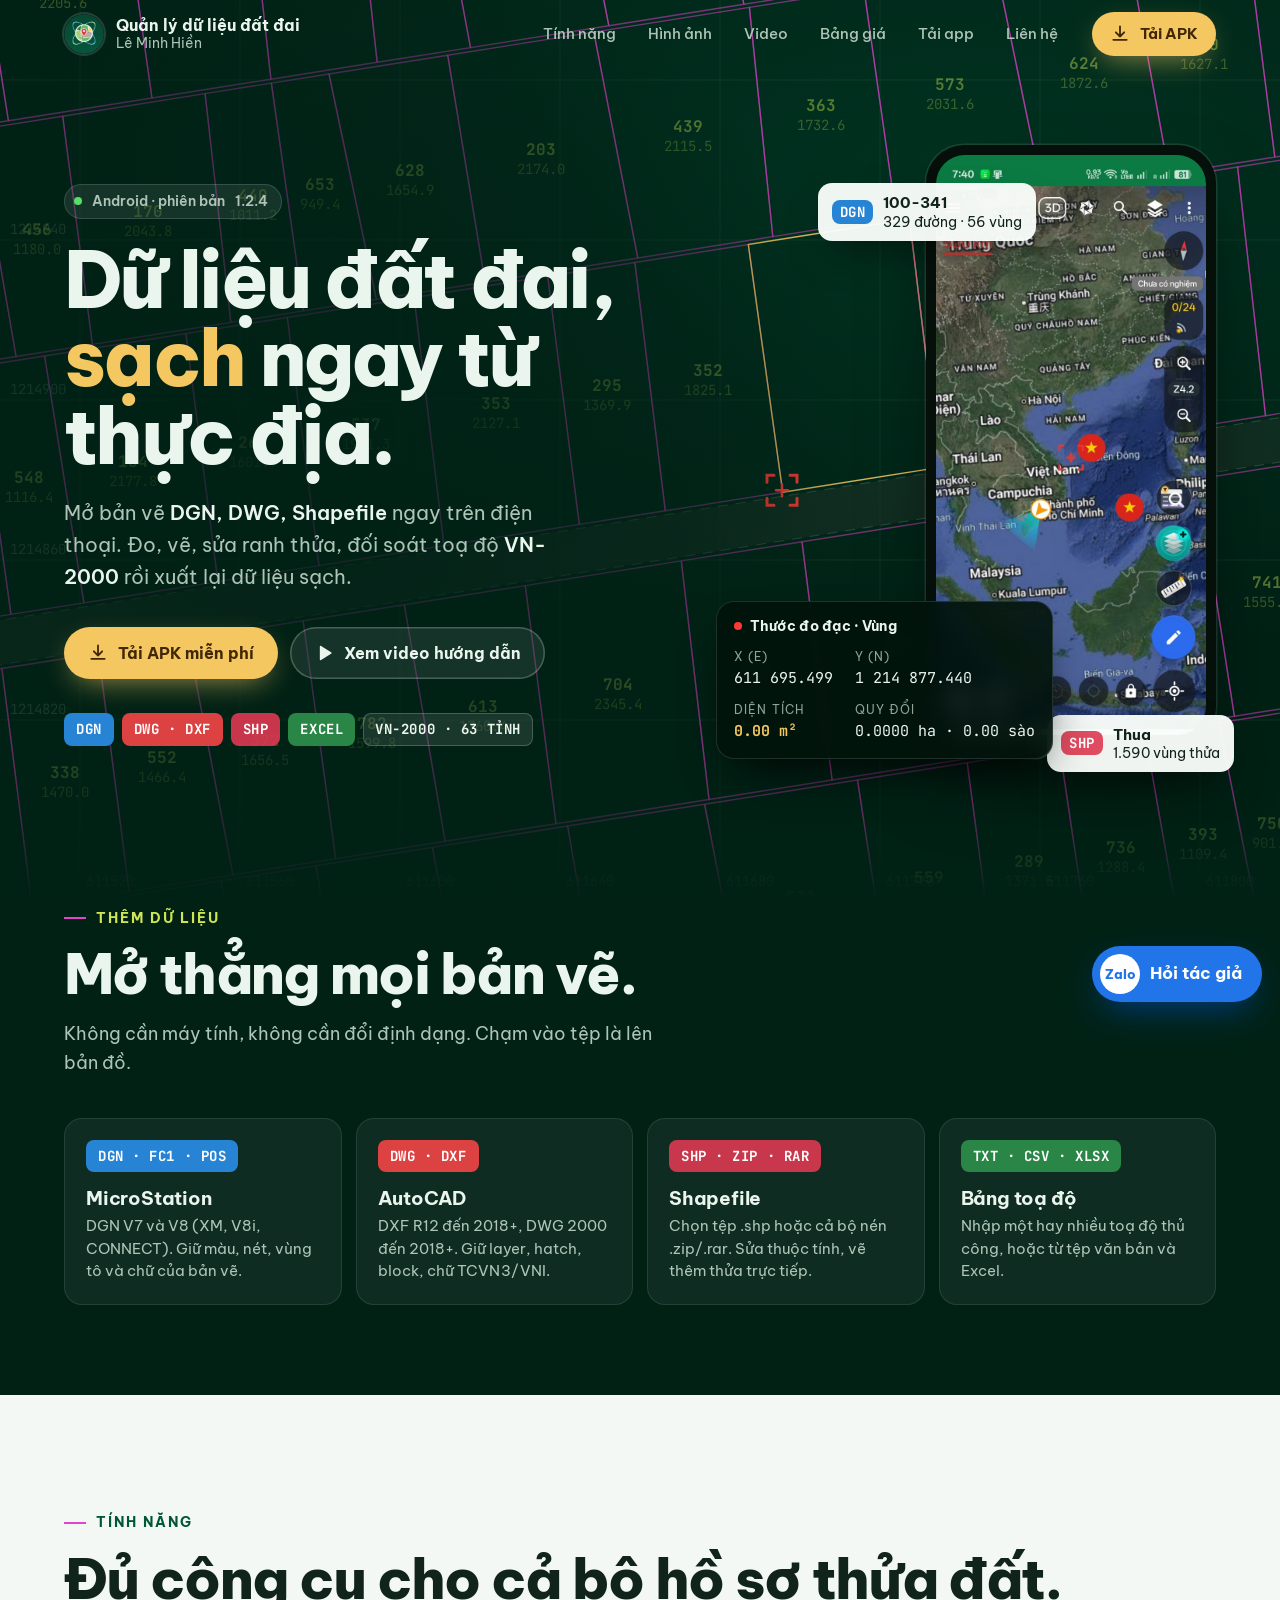
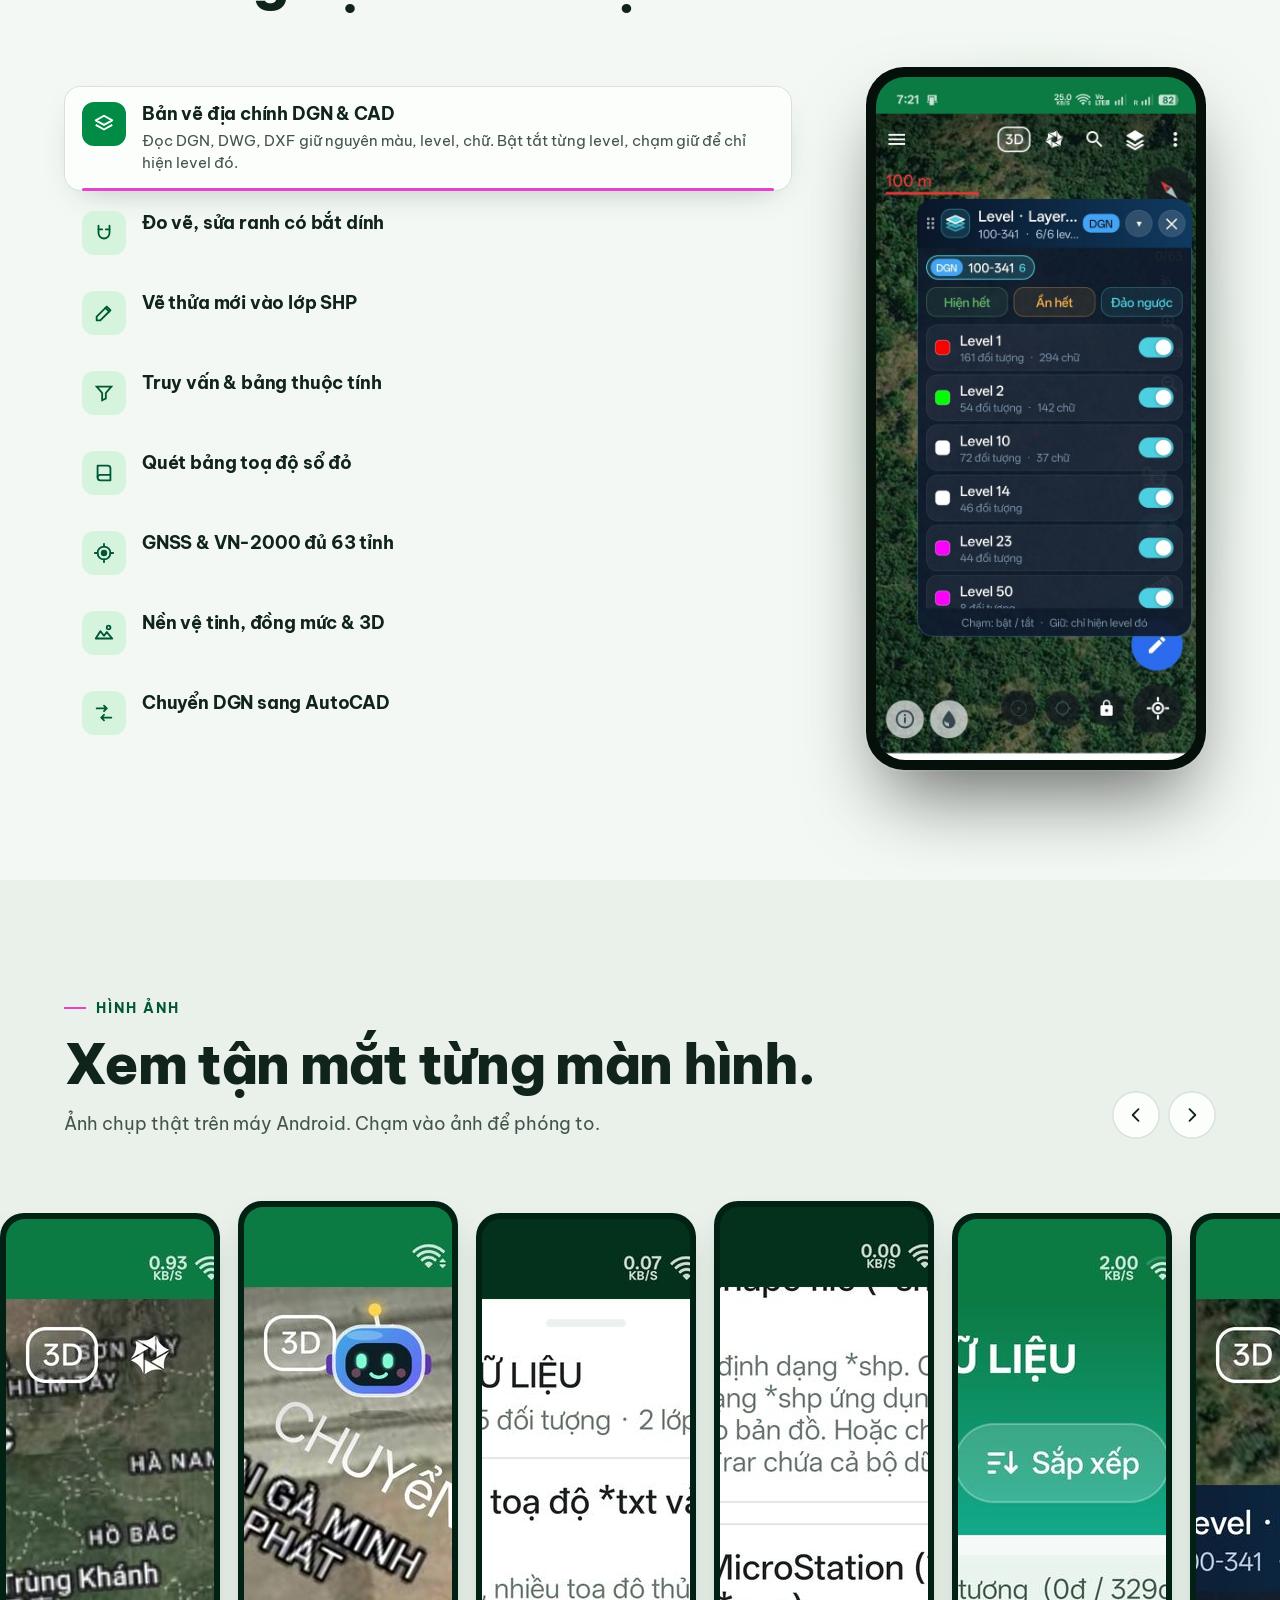
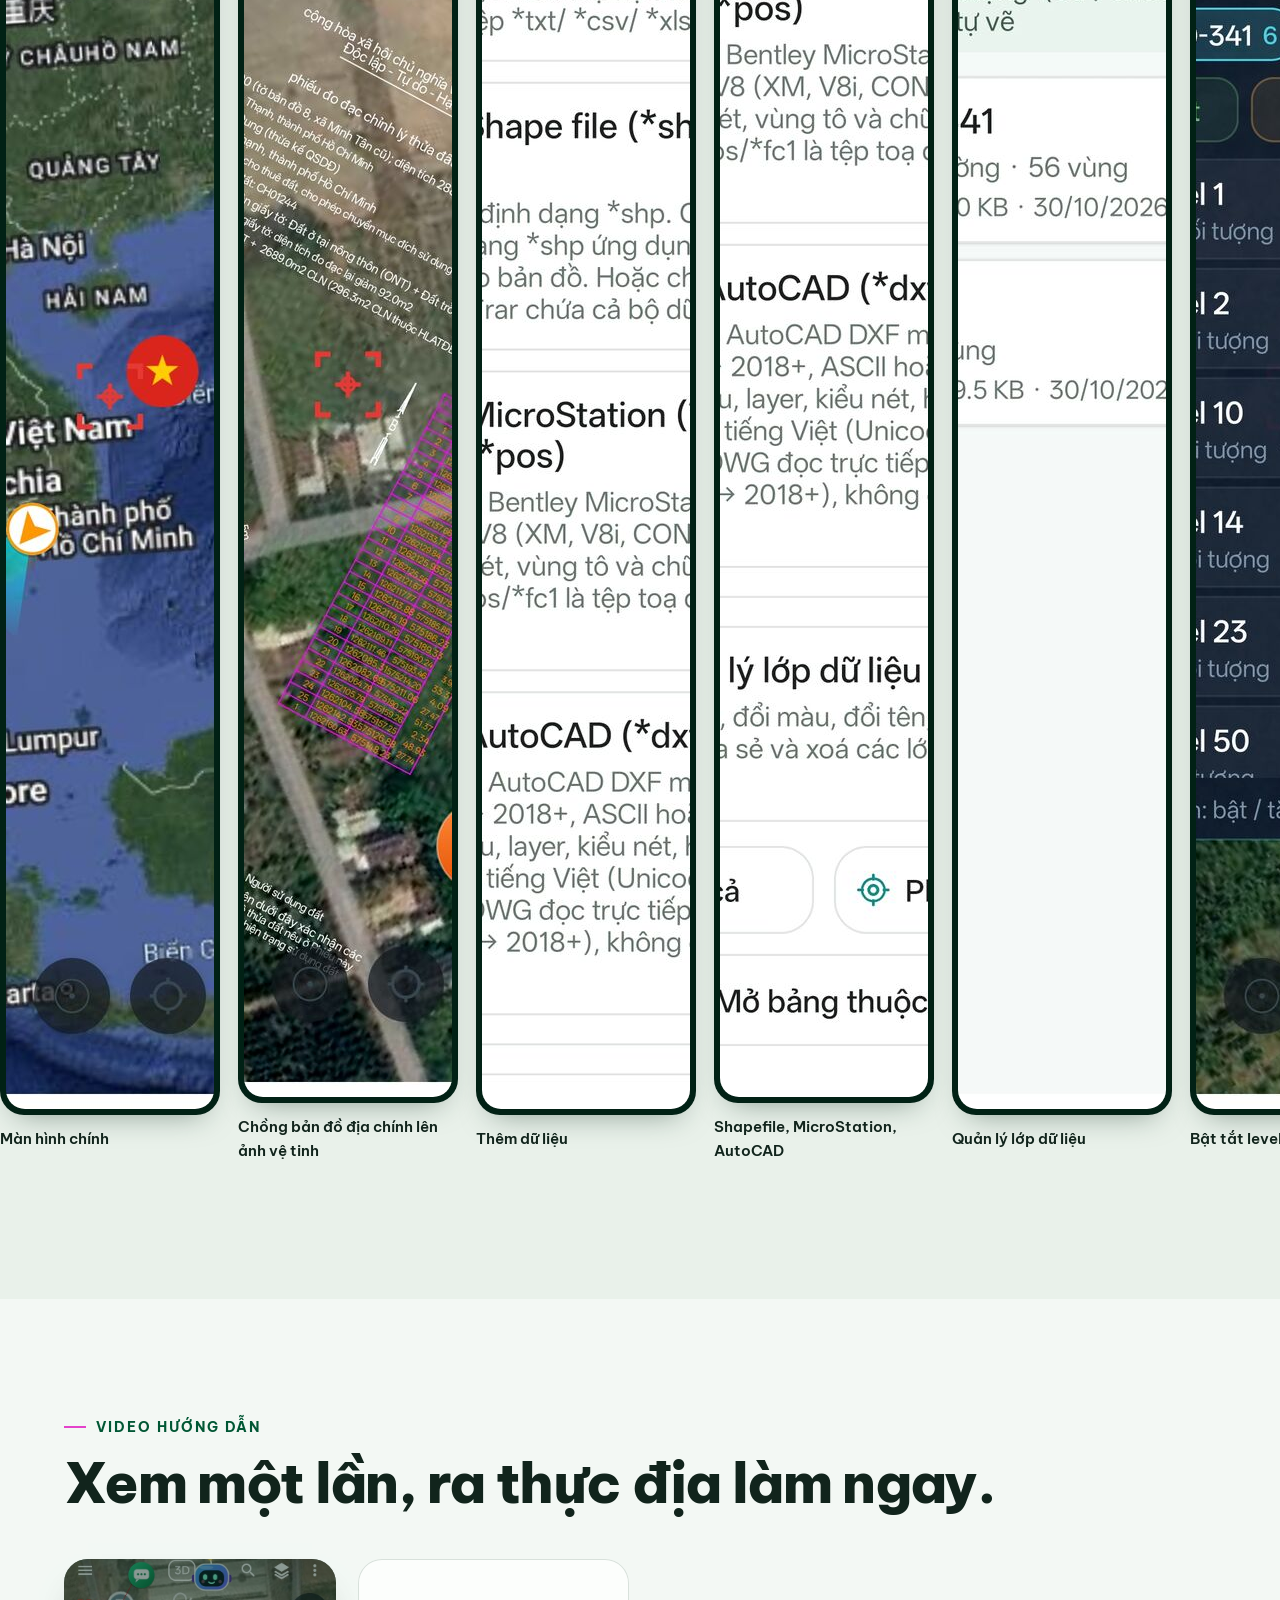
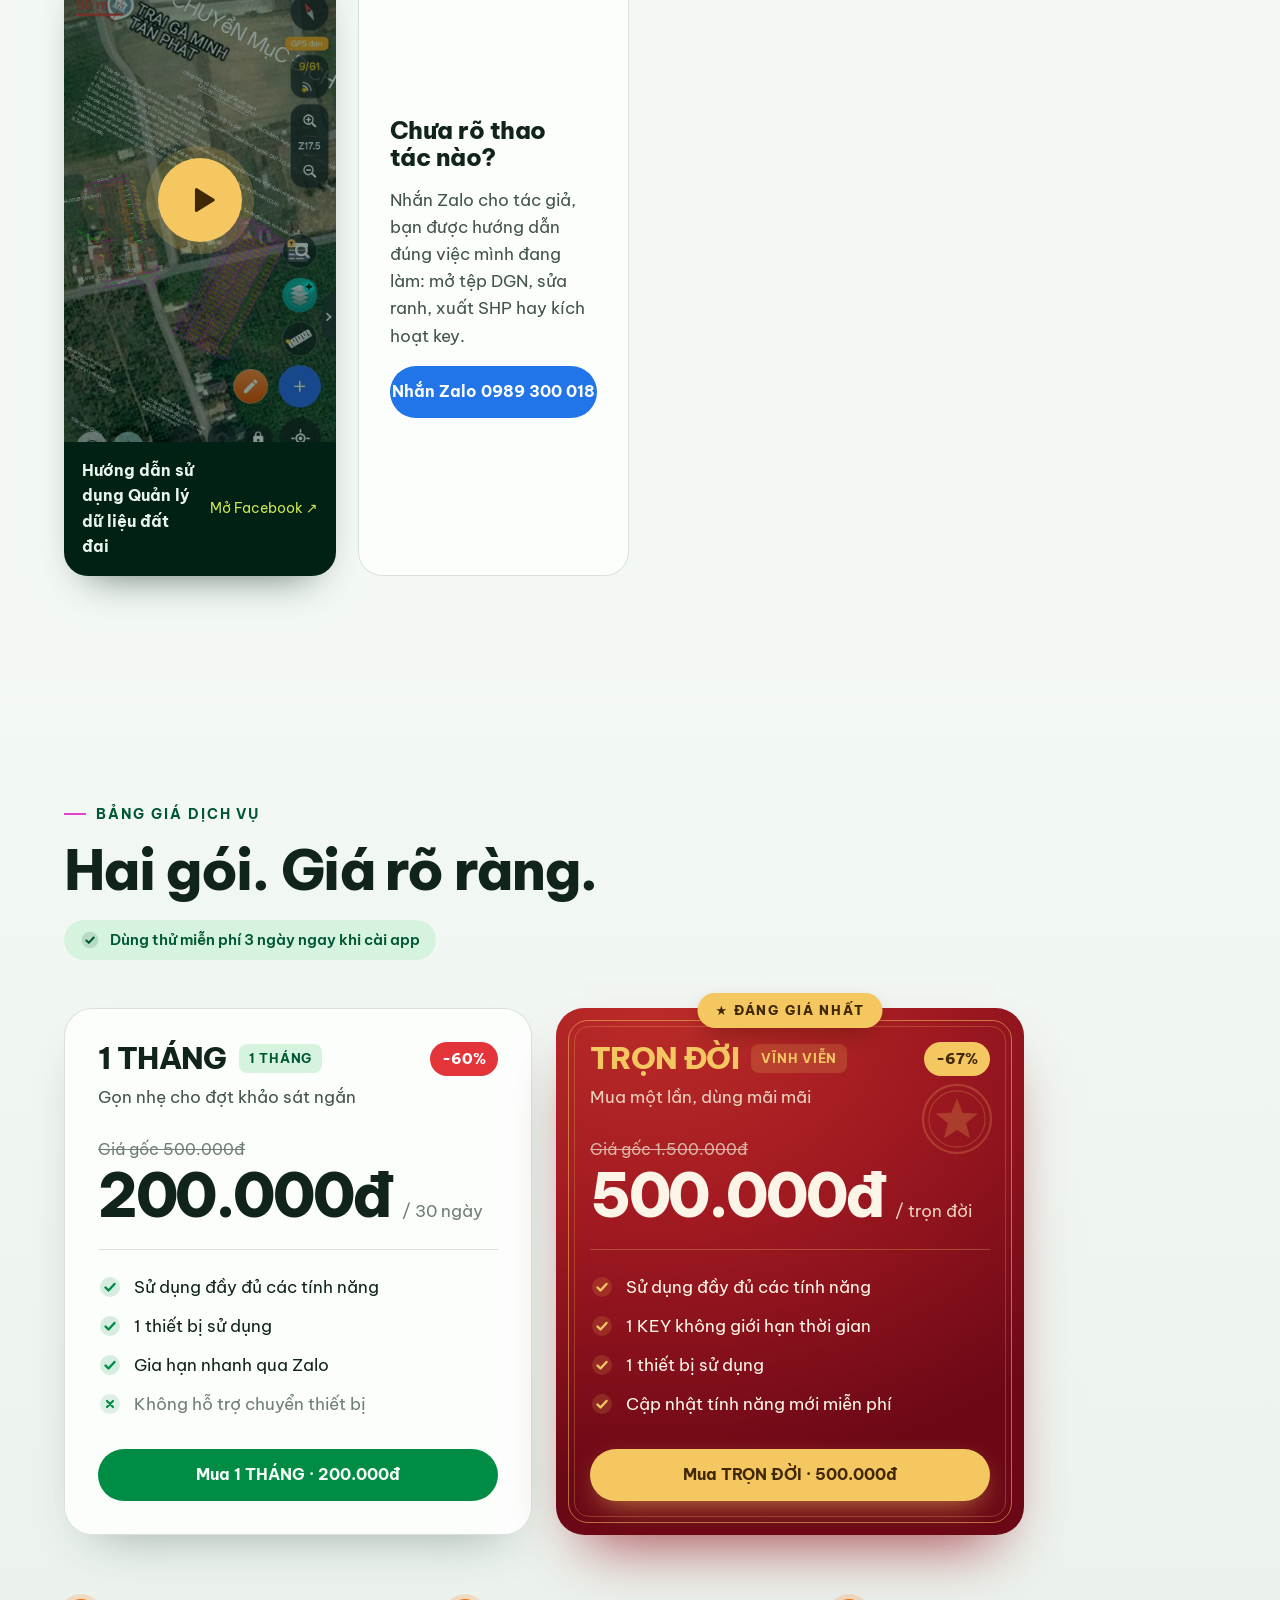
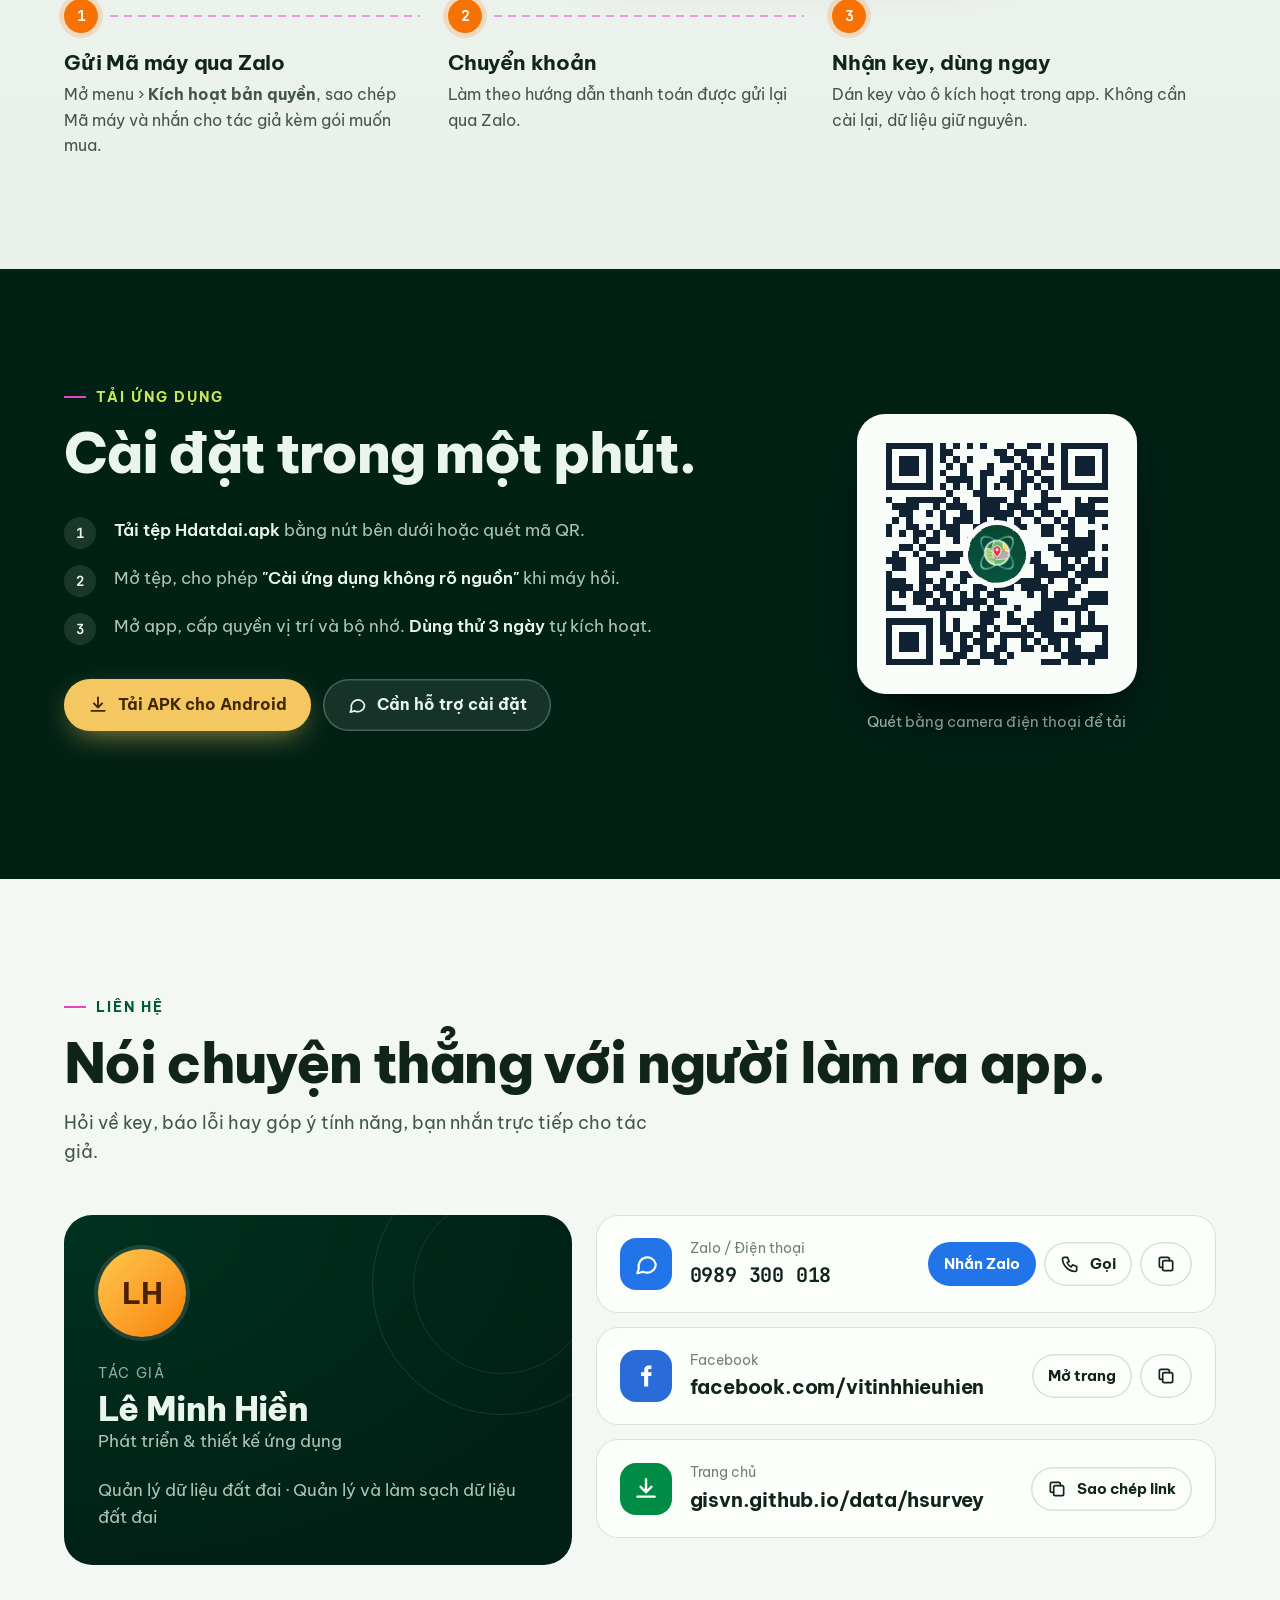
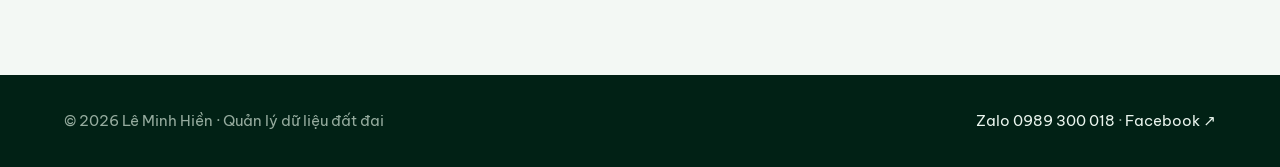
<file: hsurvey/index.html>
<!doctype html>
<html lang="vi">
<head>
<meta charset="utf-8">
<meta name="viewport" content="width=device-width, initial-scale=1, viewport-fit=cover">
<title>Quản lý dữ liệu đất đai | Quản lý và làm sạch dữ liệu đất đai trên Android</title>
<meta name="description" content="Quản lý dữ liệu đất đai: mở bản vẽ DGN, DWG, DXF, Shapefile ngay trên điện thoại; đo vẽ, sửa ranh thửa có bắt dính, truy vấn thuộc tính, quét bảng toạ độ sổ đỏ, GNSS và VN-2000 đủ 63 tỉnh. Tác giả Lê Minh Hiền.">
<meta name="author" content="Lê Minh Hiền">
<meta name="theme-color" content="#0b3a2a">
<link rel="canonical" href="https://gisvn.github.io/data/hsurvey/">
<meta property="og:type" content="website">
<meta property="og:title" content="Quản lý dữ liệu đất đai · Lê Minh Hiền">
<meta property="og:description" content="Quản lý và làm sạch dữ liệu đất đai ngay trên điện thoại Android: DGN, CAD, SHP, đo vẽ, sửa ranh, VN-2000.">
<meta property="og:url" content="https://gisvn.github.io/data/hsurvey/">
<meta property="og:image" content="https://gisvn.github.io/data/hsurvey/Hinh/ban-do-dia-chinh.jpg">
<link rel="icon" type="image/png" href="Hinh/logo.png">
<link rel="apple-touch-icon" href="Hinh/logo.png">
<link rel="preconnect" href="https://fonts.googleapis.com">
<link rel="preconnect" href="https://fonts.gstatic.com" crossorigin>
<link href="https://fonts.googleapis.com/css2?family=Be+Vietnam+Pro:wght@400;500;600;700;800&family=JetBrains+Mono:wght@500;700&display=swap" rel="stylesheet">
<style>
/* =========================================================
   QUẢN LÝ DỮ LIỆU ĐẤT ĐAI · trang giới thiệu
   Ý tưởng: tờ bản đồ địa chính sống. Nền xanh đêm của app,
   nét ranh thửa màu magenta kiểu MicroStation, tâm ngắm đỏ
   đi qua từng đỉnh và đo diện tích như thước đo trong app.
   Gói TRỌN ĐỜI mặc áo sổ đỏ: mua một lần, giữ mãi.
   ========================================================= */
:root{
  --night: oklch(0.22 0.045 165);
  --night-2: oklch(0.28 0.06 163);
  --night-line: oklch(0.42 0.05 165 / .35);
  --paper: oklch(0.975 0.008 150);
  --card: oklch(0.995 0.004 150);
  --sunk: oklch(0.95 0.012 150);
  --ink: oklch(0.24 0.03 165);
  --ink-2: oklch(0.43 0.025 165);
  --muted: oklch(0.58 0.02 165);
  --line: oklch(0.9 0.012 160);
  --field: oklch(0.56 0.15 152);
  --field-hover: oklch(0.5 0.14 152);
  --field-deep: oklch(0.4 0.1 160);
  --field-wash: oklch(0.94 0.045 152);
  --cad: oklch(0.66 0.24 335);
  --label: oklch(0.88 0.17 118);
  --redbook: oklch(0.46 0.17 25);
  --redbook-deep: oklch(0.34 0.13 22);
  --gold: oklch(0.85 0.13 85);
  --gold-ink: oklch(0.3 0.06 70);
  --reticle: oklch(0.65 0.23 28);
  --vertex: oklch(0.7 0.19 48);
  --zalo: oklch(0.58 0.19 258);
  --on-night: oklch(0.96 0.015 160);
  --on-night-2: oklch(0.8 0.03 160);
  --radius: 18px;
  --ease: cubic-bezier(.22,1,.36,1);
  --mono: "JetBrains Mono", ui-monospace, Menlo, monospace;
  --wrap: 1200px;
}
*{box-sizing:border-box}
html{scroll-behavior:smooth;scroll-padding-top:76px}
body{margin:0;font-family:"Be Vietnam Pro",system-ui,-apple-system,"Segoe UI",sans-serif;background:var(--paper);color:var(--ink);font-size:17px;line-height:1.6;-webkit-font-smoothing:antialiased;text-rendering:optimizeLegibility}
img{max-width:100%;display:block}
a{color:inherit}
h1,h2,h3{margin:0;line-height:1.12;text-wrap:balance;letter-spacing:-.02em}
p{margin:0}
button{font:inherit;color:inherit;cursor:pointer}
.mono{font-family:var(--mono);font-variant-numeric:tabular-nums}
.wrap{max-width:var(--wrap);margin:0 auto;padding:0 24px}
:focus-visible{outline:3px solid var(--gold);outline-offset:3px;border-radius:8px}
.sr{position:absolute;width:1px;height:1px;overflow:hidden;clip:rect(0 0 0 0)}

/* ---------- buttons ---------- */
.btn{display:inline-flex;align-items:center;justify-content:center;gap:10px;min-height:52px;padding:0 24px;border-radius:999px;border:0;font-weight:700;font-size:16px;text-decoration:none;transition:transform .25s var(--ease),background .25s,box-shadow .25s;white-space:nowrap}
.btn svg{width:20px;height:20px;flex:none}
.btn:active{transform:scale(.97)}
.btn-gold{background:var(--gold);color:var(--gold-ink);box-shadow:0 10px 30px -10px oklch(0.85 0.13 85 / .7)}
.btn-gold:hover{background:oklch(0.89 0.12 88);transform:translateY(-2px)}
.btn-ghost{background:oklch(1 0 0 / .08);color:var(--on-night);box-shadow:inset 0 0 0 1.5px oklch(1 0 0 / .22)}
.btn-ghost:hover{background:oklch(1 0 0 / .14)}
.btn-field{background:var(--field);color:oklch(0.99 0.01 150)}
.btn-field:hover{background:var(--field-hover);transform:translateY(-2px)}
.btn-zalo{background:var(--zalo);color:#fff}
.btn-zalo:hover{background:oklch(0.52 0.19 258);transform:translateY(-2px)}
.btn-line{background:var(--card);color:var(--ink);box-shadow:inset 0 0 0 1.5px var(--line)}
.btn-line:hover{box-shadow:inset 0 0 0 1.5px var(--field)}

/* ---------- top bar ---------- */
.top{position:fixed;inset:0 0 auto 0;z-index:50;transition:background .3s,box-shadow .3s,backdrop-filter .3s}
.top.solid{background:oklch(0.22 0.045 165 / .86);backdrop-filter:blur(14px) saturate(1.3);box-shadow:0 1px 0 oklch(1 0 0 / .08)}
.top-in{max-width:var(--wrap);margin:0 auto;padding:12px 24px;display:flex;align-items:center;gap:20px;color:var(--on-night)}
.brand{display:flex;align-items:center;gap:12px;text-decoration:none}
.brand img{width:40px;height:40px;border-radius:50%;box-shadow:0 0 0 2px oklch(1 0 0 / .15)}
.brand b{display:block;font-size:16px;line-height:1.2}
.brand small{display:block;font-size:14px;color:var(--on-night-2);line-height:1.2}
.nav{margin-left:auto;display:flex;gap:4px}
.nav a{padding:8px 14px;border-radius:999px;text-decoration:none;font-size:15px;font-weight:500;color:var(--on-night-2);transition:color .2s,background .2s}
.nav a:hover{color:var(--on-night);background:oklch(1 0 0 / .08)}
.top .btn{min-height:44px;padding:0 18px;font-size:15px}
.menu-btn{display:none;width:44px;height:44px;border-radius:50%;border:0;background:oklch(1 0 0 / .1);color:var(--on-night)}
@media (max-width:900px){
  .nav{position:absolute;top:64px;left:12px;right:12px;flex-direction:column;background:var(--night-2);border-radius:20px;padding:10px;box-shadow:0 20px 50px -10px oklch(0 0 0 / .5);opacity:0;pointer-events:none;transform:translateY(-8px);transition:.25s var(--ease)}
  .nav.open{opacity:1;pointer-events:auto;transform:none}
  .nav a{padding:14px 16px;font-size:17px}
  .menu-btn{display:grid;place-items:center;margin-left:auto}
  .top .btn{display:none}
}

/* ---------- hero ---------- */
.hero{position:relative;min-height:100svh;background:radial-gradient(120% 90% at 75% 20%,var(--night-2),var(--night) 60%);color:var(--on-night);overflow:hidden;display:flex;align-items:center}
#sheet{position:absolute;inset:0;width:100%;height:100%}
.hero::after{content:"";position:absolute;inset:auto 0 0 0;height:160px;background:linear-gradient(transparent,var(--night));pointer-events:none}
.hero-in{position:relative;z-index:2;width:100%;max-width:var(--wrap);margin:0 auto;padding:110px 24px 80px;display:grid;grid-template-columns:minmax(0,1.1fr) minmax(0,.9fr);gap:40px;align-items:center}
.ver{display:inline-flex;align-items:center;gap:10px;padding:6px 14px 6px 10px;border-radius:999px;background:oklch(1 0 0 / .08);box-shadow:inset 0 0 0 1px oklch(1 0 0 / .14);font-size:14px;font-weight:600;color:var(--on-night-2)}
.ver i{width:8px;height:8px;border-radius:50%;background:oklch(0.8 0.2 145);box-shadow:0 0 0 0 oklch(0.8 0.2 145 / .6);animation:pulse 2s infinite}
@keyframes pulse{70%{box-shadow:0 0 0 10px oklch(0.8 0.2 145 / 0)}100%{box-shadow:0 0 0 0 oklch(0.8 0.2 145 / 0)}}
.hero h1{margin-top:22px;font-size:clamp(44px,6vw,80px);font-weight:800;letter-spacing:-.035em;line-height:1.02}
.hero h1 em{font-style:normal;color:var(--gold)}
.hero .lead{margin-top:22px;font-size:clamp(17px,1.6vw,20px);color:var(--on-night-2);max-width:520px}
.hero .lead b{color:var(--on-night);font-weight:600}
.cta{margin-top:34px;display:flex;flex-wrap:wrap;gap:12px}
.chips{margin-top:34px;display:flex;flex-wrap:wrap;gap:8px}
.chip{font-family:var(--mono);font-size:14px;font-weight:700;padding:5px 12px;border-radius:8px;letter-spacing:.04em}
.c-dgn{background:oklch(0.6 0.15 250);color:#fff}
.c-dwg{background:oklch(0.6 0.19 25);color:#fff}
.c-shp{background:oklch(0.6 0.2 18 / .9);color:#fff}
.c-xls{background:oklch(0.55 0.13 150);color:#fff}
.c-vn{background:oklch(1 0 0 / .1);color:var(--on-night);box-shadow:inset 0 0 0 1px oklch(1 0 0 / .2)}

/* visual: điện thoại + vùng đo */
.veil{position:absolute;inset:0;z-index:1;pointer-events:none;background:radial-gradient(55% 75% at 24% 52%,oklch(0.22 0.045 165 / .88),oklch(0.22 0.045 165 / .5) 55%,transparent 80%)}
.visual{position:relative;height:min(76svh,640px);min-height:560px}
.zone{position:absolute;left:0;top:4%;width:calc(100% - 320px);height:64%;pointer-events:none}
.phones{position:absolute;right:0;top:0;width:290px;height:100%}
.phone{position:absolute;width:100%;aspect-ratio:720/1490;border-radius:38px;padding:10px;background:oklch(0.16 0.02 165);box-shadow:0 0 0 1.5px oklch(1 0 0 / .1),0 40px 80px -20px oklch(0 0 0 / .6)}
.phone img{width:100%;height:100%;object-fit:cover;object-position:top;border-radius:29px}
.phone.front{right:0;top:0;z-index:2;animation:float 7s ease-in-out infinite}
@keyframes float{50%{transform:translateY(-12px)}}
.tag{position:absolute;z-index:3;display:flex;align-items:center;gap:10px;padding:10px 14px;border-radius:14px;background:oklch(0.99 0.005 150 / .96);color:var(--ink);box-shadow:0 18px 40px -14px oklch(0 0 0 / .55);font-size:14px;line-height:1.3;white-space:nowrap}
.tag b{display:block;font-size:15px}
.tag .chip{padding:3px 8px}
.tag.t1{right:62%;top:6%;animation:float 8s ease-in-out infinite .6s}
.tag.t2{right:-18px;bottom:2%;animation:float 6s ease-in-out infinite 1.2s}
.hud{position:absolute;z-index:4;left:0;bottom:4%;display:grid;grid-template-columns:auto auto;gap:10px 22px;padding:14px 18px 16px;border-radius:18px;background:oklch(0.17 0.03 165 / .9);backdrop-filter:blur(10px);box-shadow:inset 0 0 0 1px oklch(1 0 0 / .12),0 24px 50px -20px #000;color:var(--on-night-2)}
.hud-h{grid-column:1/-1;display:flex;align-items:center;gap:8px;font-size:14px;font-weight:700;color:var(--on-night);letter-spacing:.02em}
.hud-h i{width:8px;height:8px;border-radius:50%;background:var(--reticle);animation:pulse 1.6s infinite}
.hud .k{display:block;font-size:12px;letter-spacing:.1em;text-transform:uppercase;color:oklch(0.7 0.03 160)}
.hud .v{display:block;font-family:var(--mono);font-size:15px;color:var(--on-night);font-variant-numeric:tabular-nums;white-space:nowrap}
.hud .v.area{color:var(--gold);font-weight:700}
@media (max-width:900px){
  .hero-in{grid-template-columns:1fr;padding-top:110px;padding-bottom:70px;gap:10px}
  .veil{background:linear-gradient(oklch(0.22 0.045 165 / .9),oklch(0.22 0.045 165 / .75) 32%,transparent 46%)}
  .visual{height:auto;min-height:0;display:flex;flex-direction:column;align-items:center}
  .zone{position:relative;width:100%;height:300px;top:0}
  .hud{position:relative;bottom:auto;margin-top:-96px;width:100%;max-width:420px}
  .phones{position:relative;width:250px;height:540px;margin-top:40px}
  .tag.t1{right:auto;left:-70px;top:12%}
  .tag.t2{right:-50px}
}
@media (max-width:420px){.tag.t1{left:-40px}.tag.t2{right:-30px}.hud{gap:8px 14px;padding:12px 14px}.hud .v{font-size:14px}}
@keyframes pulse{70%{box-shadow:0 0 0 10px oklch(0.8 0.2 145 / 0)}100%{box-shadow:0 0 0 0 oklch(0.8 0.2 145 / 0)}}

/* ---------- sections ---------- */
section{position:relative}
.sec{padding:110px 0}
.eyebrow{display:inline-flex;align-items:center;gap:10px;font-size:14px;font-weight:700;letter-spacing:.14em;text-transform:uppercase;color:var(--field-deep)}
.eyebrow::before{content:"";width:22px;height:2px;background:var(--cad)}
.h2{margin-top:14px;font-size:clamp(34px,4.4vw,56px);font-weight:800;letter-spacing:-.03em}
.sub{margin-top:14px;font-size:18px;color:var(--ink-2);max-width:620px}
.head-row{display:flex;flex-wrap:wrap;align-items:end;justify-content:space-between;gap:20px}

/* formats ribbon */
.formats{background:var(--night);color:var(--on-night);padding:0 0 90px}
.fmt-grid{display:grid;grid-template-columns:repeat(4,1fr);gap:14px;margin-top:40px}
.fmt{position:relative;padding:22px;border-radius:var(--radius);background:oklch(1 0 0 / .05);box-shadow:inset 0 0 0 1px oklch(1 0 0 / .1);transition:transform .35s var(--ease),background .3s}
.fmt:hover{transform:translateY(-4px);background:oklch(1 0 0 / .08)}
.fmt .chip{display:inline-block}
.fmt h3{margin-top:16px;font-size:19px;font-weight:700;letter-spacing:-.01em}
.fmt p{margin-top:6px;font-size:15px;color:var(--on-night-2);line-height:1.5}
.formats .eyebrow{color:var(--label)}
.formats .sub{color:var(--on-night-2)}
@media (max-width:900px){.fmt-grid{grid-template-columns:1fr 1fr}}
@media (max-width:520px){.fmt-grid{grid-template-columns:1fr}}

/* showcase */
.show{display:grid;grid-template-columns:minmax(0,1fr) 360px;gap:64px;align-items:center;margin-top:56px}
.feat-list{display:flex;flex-direction:column;gap:4px}
.feat{display:grid;grid-template-columns:44px 1fr;gap:16px;align-items:start;text-align:left;width:100%;padding:16px 18px;border:0;border-radius:16px;background:transparent;position:relative;overflow:hidden;transition:background .3s}
.feat:hover{background:var(--sunk)}
.feat .ic{width:44px;height:44px;border-radius:12px;display:grid;place-items:center;background:var(--field-wash);color:var(--field-deep);transition:.3s}
.feat .ic svg{width:22px;height:22px}
.feat h3{font-size:18px;font-weight:700;letter-spacing:-.01em;padding-top:2px}
.feat p{font-size:15px;color:var(--ink-2);line-height:1.5;max-height:0;opacity:0;overflow:hidden;transition:max-height .45s var(--ease),opacity .3s,margin .3s}
.feat.on{background:var(--card);box-shadow:0 12px 34px -18px oklch(0.3 0.05 160 / .35),inset 0 0 0 1px var(--line)}
.feat.on .ic{background:var(--field);color:#fff}
.feat.on p{max-height:120px;opacity:1;margin-top:6px}
.feat .bar{position:absolute;left:18px;right:18px;bottom:0;height:3px;border-radius:3px;background:var(--line);opacity:0}
.feat.on .bar{opacity:1}
.feat .bar i{display:block;height:100%;width:0;background:var(--cad);border-radius:3px}
.feat.on .bar i{animation:fill var(--dur,6s) linear forwards}
.paused .feat.on .bar i{animation-play-state:paused}
@keyframes fill{to{width:100%}}
.stage{position:relative;justify-self:center;width:100%;max-width:340px}
.stage::before{content:"";position:absolute;inset:-40px -50px;background:radial-gradient(closest-side,oklch(0.85 0.1 152 / .5),transparent);z-index:-1}
.stage .phone{position:relative;width:100%;animation:none}
.stage .phone img{position:absolute;inset:10px;width:calc(100% - 20px);height:calc(100% - 20px);opacity:0;transform:scale(1.03);transition:opacity .5s,transform .7s var(--ease)}
.stage .phone img.on{opacity:1;transform:none}
@media (max-width:900px){.show{grid-template-columns:1fr;gap:28px}.stage{max-width:230px;order:-1}.stage::before{inset:-20px}}

/* gallery */
.gallery{background:var(--sunk)}
.rail{margin-top:44px;display:flex;gap:18px;overflow-x:auto;scroll-snap-type:x mandatory;padding:6px max(24px,calc((100vw - var(--wrap))/2 + 24px)) 26px;scrollbar-width:thin}
.shot{flex:none;width:220px;scroll-snap-align:start;border:0;padding:0;background:none;text-align:left}
.shot .f{border-radius:24px;overflow:hidden;background:var(--night);padding:6px;box-shadow:0 14px 30px -16px oklch(0.3 0.05 160 / .5);transition:transform .35s var(--ease)}
.shot img{border-radius:19px;aspect-ratio:720/1490;object-fit:cover;width:100%}
.shot:hover .f{transform:translateY(-6px) rotate(-1deg)}
.shot span{display:block;margin-top:12px;font-size:15px;font-weight:600;color:var(--ink)}
.rail-nav{display:flex;gap:8px}
.rail-nav button{width:48px;height:48px;border-radius:50%;border:0;background:var(--card);box-shadow:inset 0 0 0 1.5px var(--line);display:grid;place-items:center;transition:.2s}
.rail-nav button:hover{box-shadow:inset 0 0 0 1.5px var(--field);color:var(--field-deep)}
.rail-nav svg{width:20px;height:20px}

/* lightbox */
dialog.lb{border:0;padding:0;background:transparent;max-width:none;max-height:none;width:100vw;height:100svh;overflow:hidden}
dialog.lb::backdrop{background:oklch(0.14 0.03 165 / .92);backdrop-filter:blur(6px)}
.lb-in{height:100%;display:grid;grid-template-columns:72px 1fr 72px;align-items:center;justify-items:center;color:var(--on-night)}
.lb figure{margin:0;height:100%;display:flex;flex-direction:column;align-items:center;justify-content:center;padding:24px 0}
.lb img{max-height:calc(100svh - 110px);width:auto;border-radius:26px;box-shadow:0 30px 80px -20px #000}
.lb figcaption{margin-top:14px;font-weight:600}
.lb button{width:52px;height:52px;border-radius:50%;border:0;background:oklch(1 0 0 / .1);color:#fff;display:grid;place-items:center}
.lb button:hover{background:oklch(1 0 0 / .2)}
.lb .x{position:absolute;top:16px;right:16px}
.lb svg{width:22px;height:22px}
@media (max-width:600px){.lb-in{grid-template-columns:1fr}.lb .pv,.lb .nx{position:absolute;bottom:20px}.lb .pv{left:24px}.lb .nx{right:24px}.lb img{max-height:calc(100svh - 150px);max-width:92vw}}

/* video */
.vids{margin-top:44px;display:grid;grid-template-columns:repeat(auto-fill,minmax(260px,1fr));gap:22px}
.vid{border-radius:24px;overflow:hidden;background:var(--night);color:var(--on-night);box-shadow:0 20px 40px -24px oklch(0.2 0.05 160 / .7)}
.vid .box{position:relative;aspect-ratio:9/16;max-height:560px;width:100%}
.vid .box img{width:100%;height:100%;object-fit:cover;opacity:.55}
.vid iframe{position:absolute;inset:0;width:100%;height:100%;border:0}
.play{position:absolute;inset:0;margin:auto;width:84px;height:84px;border-radius:50%;border:0;background:var(--gold);color:var(--gold-ink);display:grid;place-items:center;box-shadow:0 0 0 12px oklch(0.85 0.13 85 / .2);transition:transform .3s var(--ease)}
.play:hover{transform:scale(1.08)}
.play svg{width:34px;height:34px;margin-left:5px}
.vid .meta{padding:16px 18px;display:flex;align-items:center;justify-content:space-between;gap:12px}
.vid .meta b{font-size:16px}
.vid .meta a{font-size:14px;color:var(--label);text-decoration:none;white-space:nowrap}
.vid .meta a:hover{text-decoration:underline}
.vid-note{display:flex;flex-direction:column;justify-content:center;gap:16px;padding:32px;border-radius:24px;background:var(--card);box-shadow:inset 0 0 0 1px var(--line)}
.vid-note h3{font-size:24px;font-weight:800}
.vid-note p{color:var(--ink-2)}

/* pricing */
.pricing{background:linear-gradient(var(--paper),var(--sunk))}
.trial{display:inline-flex;align-items:center;gap:10px;margin-top:18px;padding:8px 16px;border-radius:999px;background:var(--field-wash);color:var(--field-deep);font-weight:600;font-size:15px}
.plans{margin-top:48px;display:grid;grid-template-columns:1fr 1fr;gap:24px;max-width:960px}
.plan{position:relative;border-radius:28px;padding:34px;background:var(--card);box-shadow:0 24px 50px -30px oklch(0.3 0.05 160 / .45),inset 0 0 0 1px var(--line);display:flex;flex-direction:column}
.plan .top-row{display:flex;align-items:center;gap:12px;flex-wrap:wrap}
.plan h3{font-size:30px;font-weight:800;letter-spacing:-.02em}
.pill{font-size:13px;font-weight:700;letter-spacing:.06em;padding:4px 10px;border-radius:8px;background:var(--field-wash);color:var(--field-deep)}
.off{margin-left:auto;font-weight:800;font-size:15px;padding:5px 12px;border-radius:999px;background:oklch(0.6 0.21 25);color:#fff}
.plan .desc{margin-top:8px;color:var(--ink-2)}
.was{margin-top:26px;font-size:16px;color:var(--muted);text-decoration:line-through}
.price{display:flex;align-items:baseline;gap:10px;margin-top:2px}
.price b{font-size:clamp(46px,5vw,60px);font-weight:800;letter-spacing:-.04em;line-height:1}
.price span{color:var(--muted)}
.plan ul{list-style:none;padding:24px 0 0;margin:24px 0 30px;border-top:1px solid var(--line);display:flex;flex-direction:column;gap:12px}
.plan li{display:flex;gap:12px;align-items:flex-start}
.plan li svg{flex:none;width:24px;height:24px;margin-top:1px}
.plan li.no{color:var(--muted)}
.plan .btn{margin-top:auto;width:100%}
.plan.month li svg{color:var(--field)}
/* sổ đỏ */
.plan.life{background:radial-gradient(130% 90% at 20% 0%,oklch(0.52 0.18 27),var(--redbook) 45%,var(--redbook-deep));color:oklch(0.97 0.02 80);box-shadow:0 34px 60px -28px oklch(0.4 0.17 25 / .75)}
.plan.life::before{content:"";position:absolute;inset:12px;border-radius:20px;border:1.5px solid oklch(0.85 0.13 85 / .55);pointer-events:none}
.plan.life::after{content:"";position:absolute;inset:18px;border-radius:15px;border:1px solid oklch(0.85 0.13 85 / .25);pointer-events:none}
.plan.life h3{color:var(--gold)}
.plan.life .pill{background:oklch(0.85 0.13 85 / .18);color:var(--gold)}
.plan.life .off{background:var(--gold);color:var(--gold-ink)}
.plan.life .desc,.plan.life .price span{color:oklch(0.88 0.04 60)}
.plan.life .was{color:oklch(0.8 0.05 40)}
.plan.life ul{border-color:oklch(0.85 0.13 85 / .3)}
.plan.life li svg{color:var(--gold)}
.ribbon{position:absolute;top:-15px;left:50%;transform:translateX(-50%);padding:7px 18px;border-radius:999px;background:var(--gold);color:var(--gold-ink);font-size:13px;font-weight:800;letter-spacing:.14em;white-space:nowrap;box-shadow:0 10px 24px -8px oklch(0.3 0.1 40 / .6)}
.seal{position:absolute;right:30px;top:74px;width:74px;height:74px;opacity:.22;color:var(--gold)}
.plan.life .btn{position:relative;z-index:1}
@media (max-width:820px){.plans{grid-template-columns:1fr}.plan{padding:28px}}

/* steps */
.steps{margin-top:64px;display:grid;grid-template-columns:repeat(3,1fr);gap:0;counter-reset:s;position:relative}
.step{position:relative;padding:0 28px 0 0}
.step .n{font-family:var(--mono);font-size:15px;font-weight:700;color:var(--cad);display:flex;align-items:center;gap:12px}
.step .n::after{content:"";flex:1;height:2px;background:repeating-linear-gradient(90deg,var(--cad) 0 8px,transparent 8px 14px);opacity:.5}
.step:last-child .n::after{display:none}
.step .dot{width:34px;height:34px;border-radius:50%;display:grid;place-items:center;background:var(--vertex);color:#fff;font-size:15px;box-shadow:0 0 0 5px oklch(0.7 0.19 48 / .18)}
.step h3{margin-top:18px;font-size:21px;font-weight:700;letter-spacing:-.01em}
.step p{margin-top:8px;color:var(--ink-2);font-size:16px}
@media (max-width:820px){.steps{grid-template-columns:1fr;gap:30px}.step .n::after{display:none}}

/* download */
.dl{background:var(--night);color:var(--on-night);overflow:hidden}
.dl-in{display:grid;grid-template-columns:minmax(0,1.2fr) minmax(0,.8fr);gap:56px;align-items:center}
.dl .eyebrow{color:var(--label)}
.dl .sub{color:var(--on-night-2)}
.dl ol{list-style:none;padding:0;margin:32px 0 0;display:flex;flex-direction:column;gap:16px;counter-reset:d}
.dl li{counter-increment:d;display:grid;grid-template-columns:36px 1fr;gap:14px;align-items:start;color:var(--on-night-2)}
.dl li::before{content:counter(d);width:32px;height:32px;border-radius:50%;display:grid;place-items:center;font-family:var(--mono);font-size:14px;font-weight:700;background:oklch(1 0 0 / .1);color:var(--on-night)}
.dl li b{color:var(--on-night);font-weight:600}
.dl .cta{margin-top:34px}
.file{margin-top:16px;font-size:14px;color:oklch(0.7 0.03 160)}
.qr{justify-self:center;text-align:center}
.qr .card{width:280px;padding:22px;border-radius:28px;background:oklch(0.99 0.005 150);box-shadow:0 30px 60px -24px #000;position:relative}
.qr .card svg{width:100%;height:auto;display:block}
.qr .card img{position:absolute;left:50%;top:50%;width:58px;height:58px;margin:-29px 0 0 -29px;border-radius:50%;box-shadow:0 0 0 5px oklch(0.99 0.005 150)}
.qr p{margin-top:16px;font-size:15px;color:var(--on-night-2)}
@media (max-width:820px){.dl-in{grid-template-columns:1fr}.qr{order:-1}.qr .card{width:220px}}

/* contact */
.contact-grid{margin-top:48px;display:grid;grid-template-columns:minmax(0,.9fr) minmax(0,1.1fr);gap:24px}
.author{border-radius:28px;padding:34px;background:radial-gradient(110% 100% at 0% 0%,var(--night-2),var(--night));color:var(--on-night);display:flex;flex-direction:column;gap:22px;position:relative;overflow:hidden}
.author .av{width:88px;height:88px;border-radius:50%;display:grid;place-items:center;font-size:30px;font-weight:700;color:oklch(0.3 0.08 60);background:linear-gradient(135deg,oklch(0.86 0.15 85),oklch(0.72 0.18 55));box-shadow:0 0 0 4px oklch(1 0 0 / .12)}
.author small{font-size:14px;letter-spacing:.12em;text-transform:uppercase;color:oklch(0.72 0.03 160)}
.author h3{font-size:34px;font-weight:800;margin-top:4px}
.author p{color:var(--on-night-2)}
.author .orbit{position:absolute;right:-60px;top:-60px;width:260px;height:260px;border-radius:50%;border:1px solid oklch(1 0 0 / .1)}
.author .orbit::after{content:"";position:absolute;inset:40px;border-radius:50%;border:1px solid oklch(1 0 0 / .08)}
.ways{display:flex;flex-direction:column;gap:14px}
.way{display:flex;align-items:center;gap:18px;flex-wrap:wrap;padding:22px 24px;border-radius:22px;background:var(--card);box-shadow:inset 0 0 0 1px var(--line)}
.way .wi{width:52px;height:52px;border-radius:16px;display:grid;place-items:center;flex:none;color:#fff}
.way .wi svg{width:26px;height:26px}
.way .wt{flex:1;min-width:180px}
.way .wt small{display:block;font-size:14px;color:var(--muted)}
.way .wt b{display:block;font-size:20px;font-weight:700;letter-spacing:-.01em;word-break:break-word}
.way .acts{display:flex;gap:8px;flex-wrap:wrap}
.way .btn{min-height:44px;padding:0 16px;font-size:15px}
@media (max-width:860px){.contact-grid{grid-template-columns:1fr}}

footer{background:var(--night);color:oklch(0.72 0.03 160);padding:34px 0;font-size:15px}
footer .wrap{display:flex;flex-wrap:wrap;gap:12px 24px;align-items:center;justify-content:space-between}
footer a{color:var(--on-night);text-decoration:none}
footer a:hover{text-decoration:underline}

/* floating zalo */
.fab{position:fixed;right:18px;bottom:18px;z-index:40;display:flex;align-items:center;gap:10px;height:56px;padding:0 20px 0 8px;border-radius:999px;background:var(--zalo);color:#fff;text-decoration:none;font-weight:700;box-shadow:0 14px 34px -10px oklch(0.45 0.19 258 / .7);transform:translateY(120px);transition:transform .45s var(--ease)}
.fab.show{transform:none}
.fab .z{width:40px;height:40px;border-radius:50%;background:#fff;color:var(--zalo);display:grid;place-items:center;font-weight:800;font-size:13px}
.toast{position:fixed;left:50%;bottom:90px;z-index:60;transform:translate(-50%,20px);opacity:0;padding:12px 20px;border-radius:999px;background:var(--ink);color:#fff;font-weight:600;font-size:15px;transition:.3s var(--ease);pointer-events:none}
.toast.on{opacity:1;transform:translate(-50%,0)}

/* reveal */
.rv{opacity:0;transform:translateY(26px);transition:opacity .8s var(--ease),transform .8s var(--ease)}
.rv.in{opacity:1;transform:none}
@media (prefers-reduced-motion:reduce){
  *,*::before,*::after{animation:none !important;transition:none !important}
  .rv{opacity:1;transform:none}
  html{scroll-behavior:auto}
}
</style>
</head>
<body>
<svg width="0" height="0" style="position:absolute" aria-hidden="true">
  <symbol id="i-dl" viewBox="0 0 24 24" fill="none" stroke="currentColor" stroke-width="2.2" stroke-linecap="round" stroke-linejoin="round"><path d="M12 3v12m0 0-5-5m5 5 5-5M4 19h16"/></symbol>
  <symbol id="i-play" viewBox="0 0 24 24" fill="currentColor"><path d="M7 4.5v15a1 1 0 0 0 1.5.86l12-7.5a1 1 0 0 0 0-1.72l-12-7.5A1 1 0 0 0 7 4.5z"/></symbol>
  <symbol id="i-ok" viewBox="0 0 24 24" fill="none" stroke="currentColor" stroke-width="2.4" stroke-linecap="round" stroke-linejoin="round"><circle cx="12" cy="12" r="10" fill="currentColor" opacity=".15" stroke="none"/><path d="m7.5 12.5 3 3 6-6.5"/></symbol>
  <symbol id="i-no" viewBox="0 0 24 24" fill="none" stroke="currentColor" stroke-width="2.2" stroke-linecap="round"><circle cx="12" cy="12" r="10" fill="currentColor" opacity=".12" stroke="none"/><path d="m9 9 6 6m0-6-6 6"/></symbol>
  <symbol id="i-l" viewBox="0 0 24 24" fill="none" stroke="currentColor" stroke-width="2.2" stroke-linecap="round" stroke-linejoin="round"><path d="m15 5-7 7 7 7"/></symbol>
  <symbol id="i-r" viewBox="0 0 24 24" fill="none" stroke="currentColor" stroke-width="2.2" stroke-linecap="round" stroke-linejoin="round"><path d="m9 5 7 7-7 7"/></symbol>
  <symbol id="i-x" viewBox="0 0 24 24" fill="none" stroke="currentColor" stroke-width="2.2" stroke-linecap="round"><path d="M6 6l12 12M18 6 6 18"/></symbol>
  <symbol id="i-phone" viewBox="0 0 24 24" fill="none" stroke="currentColor" stroke-width="2" stroke-linecap="round" stroke-linejoin="round"><path d="M5 4h4l2 5-2.5 1.5a11 11 0 0 0 5 5L15 13l5 2v4a2 2 0 0 1-2 2A16 16 0 0 1 3 6a2 2 0 0 1 2-2"/></symbol>
  <symbol id="i-fb" viewBox="0 0 24 24" fill="currentColor"><path d="M14 8.5V6.8c0-.8.2-1.3 1.4-1.3H17V2.3c-.3 0-1.3-.1-2.5-.1-2.5 0-4.2 1.5-4.2 4.3v2H7.5V12h2.8v9.8H14V12h2.8l.4-3.5z"/></symbol>
  <symbol id="i-copy" viewBox="0 0 24 24" fill="none" stroke="currentColor" stroke-width="2" stroke-linecap="round" stroke-linejoin="round"><rect x="8" y="8" width="12" height="12" rx="2"/><path d="M16 8V6a2 2 0 0 0-2-2H6a2 2 0 0 0-2 2v8a2 2 0 0 0 2 2h2"/></symbol>
  <symbol id="i-menu" viewBox="0 0 24 24" fill="none" stroke="currentColor" stroke-width="2.2" stroke-linecap="round"><path d="M4 7h16M4 12h16M4 17h16"/></symbol>
  <symbol id="i-chat" viewBox="0 0 24 24" fill="none" stroke="currentColor" stroke-width="2" stroke-linecap="round" stroke-linejoin="round"><path d="M21 12a8 8 0 0 1-11.6 7.1L4 20.5l1.4-4.6A8 8 0 1 1 21 12z"/></symbol>
  <!-- feature icons -->
  <symbol id="f-dgn" viewBox="0 0 24 24" fill="none" stroke="currentColor" stroke-width="2" stroke-linejoin="round"><path d="m12 3 9 5-9 5-9-5 9-5z"/><path d="m3 13 9 5 9-5"/></symbol>
  <symbol id="f-snap" viewBox="0 0 24 24" fill="none" stroke="currentColor" stroke-width="2" stroke-linecap="round"><path d="M6 4v8a6 6 0 0 0 12 0V4"/><path d="M6 8h4M14 8h4"/></symbol>
  <symbol id="f-pen" viewBox="0 0 24 24" fill="none" stroke="currentColor" stroke-width="2" stroke-linecap="round" stroke-linejoin="round"><path d="M4 20h4L19 9l-4-4L4 16v4z"/><path d="m13.5 6.5 4 4"/></symbol>
  <symbol id="f-q" viewBox="0 0 24 24" fill="none" stroke="currentColor" stroke-width="2" stroke-linecap="round"><path d="M4 5h16l-6 7v6l-4 2v-8L4 5z"/></symbol>
  <symbol id="f-book" viewBox="0 0 24 24" fill="none" stroke="currentColor" stroke-width="2" stroke-linejoin="round"><path d="M5 4h11a3 3 0 0 1 3 3v13H8a3 3 0 0 1-3-3V4z"/><path d="M5 17a3 3 0 0 1 3-3h11"/></symbol>
  <symbol id="f-gps" viewBox="0 0 24 24" fill="none" stroke="currentColor" stroke-width="2" stroke-linecap="round"><circle cx="12" cy="12" r="7"/><circle cx="12" cy="12" r="2.5" fill="currentColor"/><path d="M12 2v3M12 19v3M2 12h3M19 12h3"/></symbol>
  <symbol id="f-3d" viewBox="0 0 24 24" fill="none" stroke="currentColor" stroke-width="2" stroke-linecap="round" stroke-linejoin="round"><path d="m3 18 5-8 4 5 3-4 6 7H3z"/><circle cx="17" cy="6" r="2"/></symbol>
  <symbol id="f-cad" viewBox="0 0 24 24" fill="none" stroke="currentColor" stroke-width="2" stroke-linecap="round" stroke-linejoin="round"><path d="M4 7h11m0 0-3-3m3 3-3 3M20 17H9m0 0 3-3m-3 3 3 3"/></symbol>
</svg>

<header class="top" id="top">
  <div class="top-in">
    <a class="brand" href="#">
      <img src="Hinh/logo.png" alt="" width="40" height="40">
      <span><b>Quản lý dữ liệu đất đai</b><small>Lê Minh Hiền</small></span>
    </a>
    <button class="menu-btn" id="menuBtn" aria-label="Mở menu" aria-expanded="false"><svg width="22" height="22"><use href="#i-menu"/></svg></button>
    <nav class="nav" id="nav">
      <a href="#tinh-nang">Tính năng</a>
      <a href="#hinh-anh">Hình ảnh</a>
      <a href="#video">Video</a>
      <a href="#bang-gia">Bảng giá</a>
      <a href="#tai-app">Tải app</a>
      <a href="#lien-he">Liên hệ</a>
    </nav>
    <a class="btn btn-gold" data-apk href="#"><svg><use href="#i-dl"/></svg>Tải APK</a>
  </div>
</header>

<main>
<!-- ================= HERO ================= -->
<section class="hero" aria-label="Giới thiệu">
  <svg id="sheet" aria-hidden="true"></svg>
  <div class="veil" aria-hidden="true"></div>
  <div class="hero-in">
    <div>
      <span class="ver rv"><i></i>Android · phiên bản <span data-ver>1.2.4</span></span>
      <h1 class="rv">Dữ liệu đất đai,<br><em>sạch</em> ngay từ thực địa.</h1>
      <p class="lead rv">Mở bản vẽ <b>DGN, DWG, Shapefile</b> ngay trên điện thoại. Đo, vẽ, sửa ranh thửa, đối soát toạ độ <b>VN-2000</b> rồi xuất lại dữ liệu sạch.</p>
      <div class="cta rv">
        <a class="btn btn-gold" data-apk href="#"><svg><use href="#i-dl"/></svg>Tải APK miễn phí</a>
        <a class="btn btn-ghost" href="#video"><svg><use href="#i-play"/></svg>Xem video hướng dẫn</a>
      </div>
      <div class="chips rv" aria-label="Định dạng hỗ trợ">
        <span class="chip c-dgn">DGN</span><span class="chip c-dwg">DWG · DXF</span><span class="chip c-shp">SHP</span><span class="chip c-xls">EXCEL</span><span class="chip c-vn">VN-2000 · 63 TỈNH</span>
      </div>
    </div>
    <div class="visual rv" aria-hidden="true">
      <div class="zone" id="zone"></div>
      <div class="hud" id="hud">
        <span class="hud-h"><i></i>Thước đo đạc · Vùng</span>
        <span><span class="k">X (E)</span><span class="v" id="hx">611 676.965</span></span>
        <span><span class="k">Y (N)</span><span class="v" id="hy">1 214 831.326</span></span>
        <span><span class="k">Diện tích</span><span class="v area" id="ha">0.00 m²</span></span>
        <span><span class="k">Quy đổi</span><span class="v" id="hs">0.0000 ha</span></span>
      </div>
      <div class="phones">
        <div class="phone front"><img src="Hinh/man-hinh-chinh.jpg" alt=""></div>
        <div class="tag t1"><span class="chip c-dgn">DGN</span><span><b>100-341</b>329 đường · 56 vùng</span></div>
        <div class="tag t2"><span class="chip c-shp">SHP</span><span><b>Thua</b>1.590 vùng thửa</span></div>
      </div>
    </div>
  </div>
</section>

<!-- ================= FORMATS ================= -->
<section class="formats" aria-labelledby="fmtT">
  <div class="wrap">
    <span class="eyebrow rv">Thêm dữ liệu</span>
    <h2 class="h2 rv" id="fmtT">Mở thẳng mọi bản vẽ.</h2>
    <p class="sub rv">Không cần máy tính, không cần đổi định dạng. Chạm vào tệp là lên bản đồ.</p>
    <div class="fmt-grid">
      <div class="fmt rv"><span class="chip c-dgn">DGN · FC1 · POS</span><h3>MicroStation</h3><p>DGN V7 và V8 (XM, V8i, CONNECT). Giữ màu, nét, vùng tô và chữ của bản vẽ.</p></div>
      <div class="fmt rv"><span class="chip c-dwg">DWG · DXF</span><h3>AutoCAD</h3><p>DXF R12 đến 2018+, DWG 2000 đến 2018+. Giữ layer, hatch, block, chữ TCVN3/VNI.</p></div>
      <div class="fmt rv"><span class="chip c-shp">SHP · ZIP · RAR</span><h3>Shapefile</h3><p>Chọn tệp .shp hoặc cả bộ nén .zip/.rar. Sửa thuộc tính, vẽ thêm thửa trực tiếp.</p></div>
      <div class="fmt rv"><span class="chip c-xls">TXT · CSV · XLSX</span><h3>Bảng toạ độ</h3><p>Nhập một hay nhiều toạ độ thủ công, hoặc từ tệp văn bản và Excel.</p></div>
    </div>
  </div>
</section>

<!-- ================= SHOWCASE ================= -->
<section class="sec" id="tinh-nang" aria-labelledby="featT">
  <div class="wrap">
    <span class="eyebrow rv">Tính năng</span>
    <h2 class="h2 rv" id="featT">Đủ công cụ cho cả bộ hồ sơ thửa đất.</h2>
    <div class="show" id="show">
      <div class="feat-list" id="featList" role="tablist" aria-label="Tính năng"></div>
      <div class="stage rv"><div class="phone" id="stage"></div></div>
    </div>
  </div>
</section>

<!-- ================= GALLERY ================= -->
<section class="sec gallery" id="hinh-anh" aria-labelledby="galT">
  <div class="wrap head-row">
    <div>
      <span class="eyebrow rv">Hình ảnh</span>
      <h2 class="h2 rv" id="galT">Xem tận mắt từng màn hình.</h2>
      <p class="sub rv">Ảnh chụp thật trên máy Android. Chạm vào ảnh để phóng to.</p>
    </div>
    <div class="rail-nav rv">
      <button type="button" id="railL" aria-label="Ảnh trước"><svg><use href="#i-l"/></svg></button>
      <button type="button" id="railR" aria-label="Ảnh sau"><svg><use href="#i-r"/></svg></button>
    </div>
  </div>
  <div class="rail" id="rail"></div>
</section>

<dialog class="lb" id="lb" aria-label="Xem ảnh">
  <div class="lb-in">
    <button class="pv" type="button" aria-label="Ảnh trước"><svg><use href="#i-l"/></svg></button>
    <figure><img id="lbImg" alt=""><figcaption id="lbCap"></figcaption></figure>
    <button class="nx" type="button" aria-label="Ảnh sau"><svg><use href="#i-r"/></svg></button>
    <button class="x" type="button" aria-label="Đóng"><svg><use href="#i-x"/></svg></button>
  </div>
</dialog>

<!-- ================= VIDEO ================= -->
<section class="sec" id="video" aria-labelledby="vidT">
  <div class="wrap">
    <span class="eyebrow rv">Video hướng dẫn</span>
    <h2 class="h2 rv" id="vidT">Xem một lần, ra thực địa làm ngay.</h2>
    <div class="vids" id="vids"></div>
  </div>
</section>

<!-- ================= PRICING ================= -->
<section class="sec pricing" id="bang-gia" aria-labelledby="priceT">
  <div class="wrap">
    <span class="eyebrow rv">Bảng giá dịch vụ</span>
    <h2 class="h2 rv" id="priceT">Hai gói. Giá rõ ràng.</h2>
    <span class="trial rv"><svg width="20" height="20"><use href="#i-ok"/></svg>Dùng thử miễn phí 3 ngày ngay khi cài app</span>
    <div class="plans">
      <article class="plan month rv">
        <div class="top-row"><h3>1 THÁNG</h3><span class="pill">1 THÁNG</span><span class="off">-60%</span></div>
        <p class="desc">Gọn nhẹ cho đợt khảo sát ngắn</p>
        <p class="was">Giá gốc 500.000đ</p>
        <p class="price"><b>200.000đ</b><span>/ 30 ngày</span></p>
        <ul>
          <li><svg><use href="#i-ok"/></svg>Sử dụng đầy đủ các tính năng</li>
          <li><svg><use href="#i-ok"/></svg>1 thiết bị sử dụng</li>
          <li><svg><use href="#i-ok"/></svg>Gia hạn nhanh qua Zalo</li>
          <li class="no"><svg><use href="#i-no"/></svg>Không hỗ trợ chuyển thiết bị</li>
        </ul>
        <a class="btn btn-field" data-zalo href="#" target="_blank" rel="noopener">Mua 1 THÁNG · 200.000đ</a>
      </article>
      <article class="plan life rv">
        <span class="ribbon">★ ĐÁNG GIÁ NHẤT</span>
        <svg class="seal" viewBox="0 0 100 100" aria-hidden="true"><circle cx="50" cy="50" r="46" fill="none" stroke="currentColor" stroke-width="3"/><circle cx="50" cy="50" r="38" fill="none" stroke="currentColor" stroke-width="1.5"/><path fill="currentColor" d="m50 22 7.6 19.4 20.8 1.2-16.1 13.2 5.3 20.2L50 64.7 32.4 76l5.3-20.2-16.1-13.2 20.8-1.2z"/></svg>
        <div class="top-row"><h3>TRỌN ĐỜI</h3><span class="pill">VĨNH VIỄN</span><span class="off">-67%</span></div>
        <p class="desc">Mua một lần, dùng mãi mãi</p>
        <p class="was">Giá gốc 1.500.000đ</p>
        <p class="price"><b>500.000đ</b><span>/ trọn đời</span></p>
        <ul>
          <li><svg><use href="#i-ok"/></svg>Sử dụng đầy đủ các tính năng</li>
          <li><svg><use href="#i-ok"/></svg>1 KEY không giới hạn thời gian</li>
          <li><svg><use href="#i-ok"/></svg>1 thiết bị sử dụng</li>
          <li><svg><use href="#i-ok"/></svg>Cập nhật tính năng mới miễn phí</li>
        </ul>
        <a class="btn btn-gold" data-zalo href="#" target="_blank" rel="noopener">Mua TRỌN ĐỜI · 500.000đ</a>
      </article>
    </div>

    <div class="steps">
      <div class="step rv"><div class="n"><span class="dot">1</span></div><h3>Gửi Mã máy qua Zalo</h3><p>Mở menu › <b>Kích hoạt bản quyền</b>, sao chép Mã máy và nhắn cho tác giả kèm gói muốn mua.</p></div>
      <div class="step rv"><div class="n"><span class="dot">2</span></div><h3>Chuyển khoản</h3><p>Làm theo hướng dẫn thanh toán được gửi lại qua Zalo.</p></div>
      <div class="step rv"><div class="n"><span class="dot">3</span></div><h3>Nhận key, dùng ngay</h3><p>Dán key vào ô kích hoạt trong app. Không cần cài lại, dữ liệu giữ nguyên.</p></div>
    </div>
  </div>
</section>

<!-- ================= DOWNLOAD ================= -->
<section class="sec dl" id="tai-app" aria-labelledby="dlT">
  <div class="wrap dl-in">
    <div>
      <span class="eyebrow rv">Tải ứng dụng</span>
      <h2 class="h2 rv" id="dlT">Cài đặt trong một phút.</h2>
      <ol class="rv">
        <li><span><b>Tải tệp Hdatdai.apk</b> bằng nút bên dưới hoặc quét mã QR.</span></li>
        <li><span>Mở tệp, cho phép <b>"Cài ứng dụng không rõ nguồn"</b> khi máy hỏi.</span></li>
        <li><span>Mở app, cấp quyền vị trí và bộ nhớ. <b>Dùng thử 3 ngày</b> tự kích hoạt.</span></li>
      </ol>
      <div class="cta rv">
        <a class="btn btn-gold" data-apk href="#"><svg><use href="#i-dl"/></svg>Tải APK cho Android</a>
        <a class="btn btn-ghost" data-zalo href="#" target="_blank" rel="noopener"><svg><use href="#i-chat"/></svg>Cần hỗ trợ cài đặt</a>
      </div>
      <p class="file mono rv">Android 7.0 trở lên · gói com.rsgis.fieldmap.survey</p>
    </div>
    <div class="qr rv">
      <div class="card"><svg role="img" aria-label="Mã QR tải APK" shape-rendering="crispEdges" xmlns="http://www.w3.org/2000/svg" viewBox="-1 -1 35 35"><path stroke="#123" d="M0 0.5h7m1 0h1m1 0h1m1 0h1m1 0h1m3 0h1m2 0h2m1 0h1m1 0h7m-33 1h1m5 0h1m1 0h2m6 0h2m1 0h2m3 0h1m1 0h1m5 0h1m-33 1h1m1 0h3m1 0h1m1 0h1m1 0h1m1 0h1m4 0h2m1 0h2m1 0h1m2 0h1m1 0h3m1 0h1m-33 1h1m1 0h3m1 0h1m2 0h1m1 0h1m3 0h1m3 0h1m1 0h1m1 0h2m1 0h1m1 0h3m1 0h1m-33 1h1m1 0h3m1 0h1m1 0h1m2 0h1m2 0h2m2 0h1m1 0h1m1 0h1m3 0h1m1 0h3m1 0h1m-33 1h1m5 0h1m2 0h4m1 0h1m2 0h2m1 0h2m1 0h2m1 0h1m5 0h1m-33 1h7m1 0h1m1 0h1m1 0h1m1 0h1m1 0h1m1 0h1m1 0h1m1 0h1m1 0h1m1 0h7m-24 1h1m3 0h2m4 0h2m2 0h1m-24 1h1m2 0h6m1 0h1m3 0h4m1 0h1m3 0h3m2 0h1m1 0h3m-32 1h4m2 0h1m1 0h3m2 0h3m1 0h3m1 0h2m4 0h3m-29 1h2m2 0h1m1 0h1m2 0h2m1 0h5m1 0h2m1 0h2m1 0h1m1 0h5m-32 1h1m1 0h1m4 0h1m1 0h3m1 0h1m1 0h2m1 0h1m2 0h1m2 0h1m1 0h1m2 0h1m-31 1h1m2 0h2m1 0h1m1 0h3m2 0h8m2 0h2m1 0h2m4 0h1m-33 1h1m1 0h1m1 0h2m1 0h1m1 0h2m5 0h2m1 0h1m3 0h2m2 0h1m2 0h1m-27 1h1m1 0h2m2 0h1m1 0h1m1 0h1m1 0h2m8 0h5m-29 1h2m1 0h1m7 0h3m3 0h1m4 0h2m1 0h4m1 0h1m-32 1h1m2 0h1m1 0h2m1 0h4m1 0h1m3 0h3m1 0h1m2 0h5m-30 1h3m2 0h1m1 0h4m1 0h4m2 0h5m3 0h1m1 0h1m1 0h1m1 0h1m-32 1h2m2 0h3m5 0h4m2 0h1m2 0h2m2 0h2m1 0h2m1 0h1m-33 1h1m4 0h1m3 0h1m1 0h3m2 0h4m2 0h5m1 0h5m-33 1h3m2 0h2m1 0h1m2 0h1m3 0h1m3 0h4m1 0h1m2 0h1m1 0h1m-30 1h4m1 0h1m1 0h2m1 0h1m2 0h2m1 0h3m1 0h4m3 0h2m-29 1h1m1 0h1m1 0h3m1 0h2m1 0h1m1 0h1m1 0h2m4 0h1m1 0h1m1 0h3m2 0h3m-33 1h1m3 0h2m1 0h1m1 0h1m1 0h4m1 0h2m5 0h4m2 0h4m-33 1h3m3 0h6m1 0h1m1 0h1m3 0h1m3 0h7m-22 1h1m5 0h3m1 0h1m3 0h3m3 0h1m1 0h1m-31 1h7m1 0h1m1 0h1m3 0h2m2 0h2m1 0h4m1 0h1m1 0h1m1 0h1m-31 1h1m5 0h1m1 0h1m1 0h1m2 0h2m1 0h1m3 0h1m1 0h3m3 0h5m-33 1h1m1 0h3m1 0h1m1 0h2m1 0h2m1 0h2m1 0h5m1 0h6m3 0h1m-33 1h1m1 0h3m1 0h1m1 0h2m1 0h1m1 0h2m2 0h1m2 0h1m1 0h1m1 0h2m1 0h1m4 0h1m-33 1h1m1 0h3m1 0h1m2 0h1m1 0h2m1 0h1m1 0h2m2 0h2m1 0h1m1 0h1m1 0h2m2 0h2m-33 1h1m5 0h1m3 0h2m2 0h3m1 0h1m7 0h7m-33 1h7m1 0h3m1 0h2m2 0h2m5 0h3m1 0h2m1 0h1"/></svg>
<img src="Hinh/logo.png" alt=""></div>
      <p>Quét bằng camera điện thoại để tải</p>
    </div>
  </div>
</section>

<!-- ================= CONTACT ================= -->
<section class="sec" id="lien-he" aria-labelledby="ctT">
  <div class="wrap">
    <span class="eyebrow rv">Liên hệ</span>
    <h2 class="h2 rv" id="ctT">Nói chuyện thẳng với người làm ra app.</h2>
    <p class="sub rv">Hỏi về key, báo lỗi hay góp ý tính năng, bạn nhắn trực tiếp cho tác giả.</p>
    <div class="contact-grid">
      <div class="author rv">
        <span class="orbit"></span>
        <div class="av">LH</div>
        <div><small>Tác giả</small><h3>Lê Minh Hiền</h3><p>Phát triển &amp; thiết kế ứng dụng</p></div>
        <p>Quản lý dữ liệu đất đai · Quản lý và làm sạch dữ liệu đất đai</p>
      </div>
      <div class="ways">
        <div class="way rv">
          <span class="wi" style="background:var(--zalo)"><svg><use href="#i-chat"/></svg></span>
          <span class="wt"><small>Zalo / Điện thoại</small><b class="mono" data-phone-text>0989 300 018</b></span>
          <span class="acts">
            <a class="btn btn-zalo" data-zalo href="#" target="_blank" rel="noopener">Nhắn Zalo</a>
            <a class="btn btn-line" data-tel href="#"><svg><use href="#i-phone"/></svg>Gọi</a>
            <button class="btn btn-line" type="button" data-copy="0989300018" aria-label="Sao chép số điện thoại"><svg><use href="#i-copy"/></svg></button>
          </span>
        </div>
        <div class="way rv">
          <span class="wi" style="background:oklch(0.55 0.18 260)"><svg><use href="#i-fb"/></svg></span>
          <span class="wt"><small>Facebook</small><b>facebook.com/vitinhhieuhien</b></span>
          <span class="acts">
            <a class="btn btn-line" data-fb href="#" target="_blank" rel="noopener">Mở trang</a>
            <button class="btn btn-line" type="button" data-copy="https://www.facebook.com/vitinhhieuhien" aria-label="Sao chép link Facebook"><svg><use href="#i-copy"/></svg></button>
          </span>
        </div>
        <div class="way rv">
          <span class="wi" style="background:var(--field)"><svg><use href="#i-dl"/></svg></span>
          <span class="wt"><small>Trang chủ</small><b>gisvn.github.io/data/hsurvey</b></span>
          <span class="acts">
            <button class="btn btn-line" type="button" data-copy="https://gisvn.github.io/data/hsurvey/" aria-label="Sao chép link trang chủ"><svg><use href="#i-copy"/></svg>Sao chép link</button>
          </span>
        </div>
      </div>
    </div>
  </div>
</section>
</main>

<footer>
  <div class="wrap">
    <span>© 2026 Lê Minh Hiền · Quản lý dữ liệu đất đai</span>
    <span><a data-zalo href="#" target="_blank" rel="noopener">Zalo 0989 300 018</a> · <a data-fb href="#" target="_blank" rel="noopener">Facebook ↗</a></span>
  </div>
</footer>

<a class="fab" id="fab" data-zalo href="#" target="_blank" rel="noopener" aria-label="Nhắn Zalo cho tác giả"><span class="z">Zalo</span>Hỏi tác giả</a>
<div class="toast" id="toast" role="status"></div>
<script>
(()=>{
/* ==== CẤU HÌNH: sửa thông tin ở đây ==== */
const CFG = {
  version: "1.2.4",
  apk: "https://gisvn.github.io/data/datdai/Hdatdai.apk",
  phone: "0989300018",
  zalo: "https://zalo.me/0989300018",
  facebook: "https://www.facebook.com/vitinhhieuhien",
};
/* Thêm video: chép thêm 1 dòng { url, title, poster } */
const VIDEOS = [
  { url: "https://www.facebook.com/reel/1649676476613218", title: "Hướng dẫn sử dụng Quản lý dữ liệu đất đai", poster: "Hinh/ban-do-dia-chinh.jpg" },
];
const FEATURES = [
  { ic: "f-dgn", t: "Bản vẽ địa chính DGN & CAD", d: "Đọc DGN, DWG, DXF giữ nguyên màu, level, chữ. Bật tắt từng level, chạm giữ để chỉ hiện level đó.", img: "level-dgn.jpg" },
  { ic: "f-snap", t: "Đo vẽ, sửa ranh có bắt dính", d: "Bắt đỉnh, giao điểm, trung điểm, cạnh. Diện tích tự quy đổi ha, sào Bắc Bộ, sào Trung Bộ.", img: "thuoc-do-dac.jpg" },
  { ic: "f-pen", t: "Vẽ thửa mới vào lớp SHP", d: "Chạm thêm đỉnh, lấy đỉnh bằng GPS tại vị trí máy, giữ kéo để chỉnh từng điểm.", img: "ve-doi-tuong.jpg" },
  { ic: "f-q", t: "Truy vấn & bảng thuộc tính", d: "Lọc nhiều điều kiện, tìm nhanh không phân biệt dấu, lưu mẫu truy vấn để dùng lại.", img: "truy-van.jpg" },
  { ic: "f-book", t: "Quét bảng toạ độ sổ đỏ", d: "Chụp bảng kê toạ độ góc ranh: app tự dựng thửa, đánh số đỉnh, tính cạnh, diện tích và định vị ngoài thực địa.", img: "quet-so-do.jpg" },
  { ic: "f-gps", t: "GNSS & VN-2000 đủ 63 tỉnh", d: "Định vị đa vệ tinh, toạ độ VN-2000 theo kinh tuyến trục từng tỉnh, độ cao MSL, sai số trực tiếp.", img: "toa-do-vn2000.jpg" },
  { ic: "f-3d", t: "Nền vệ tinh, đồng mức & 3D", d: "Sentinel-2, PlanetScope, ảnh lịch sử, đường đồng mức, bản đồ 3D và nền ngoại tuyến khi mất sóng.", img: "ban-do-3d.jpg" },
  { ic: "f-cad", t: "Chuyển DGN sang AutoCAD", d: "Xuất bản vẽ MicroStation ra .dxf ngay trên máy, giữ level, màu, chữ, toạ độ đúng từng milimét.", img: "dgn-sang-cad.jpg" },
];
const SHOTS = [
  ["man-hinh-chinh.jpg", "Màn hình chính"],
  ["ban-do-dia-chinh.jpg", "Chồng bản đồ địa chính lên ảnh vệ tinh"],
  ["them-du-lieu.jpg", "Thêm dữ liệu"],
  ["dinh-dang-cad.jpg", "Shapefile, MicroStation, AutoCAD"],
  ["lop-du-lieu.jpg", "Quản lý lớp dữ liệu"],
  ["level-dgn.jpg", "Bật tắt level DGN"],
  ["thuoc-do-dac.jpg", "Thước đo đạc vùng"],
  ["ve-doi-tuong.jpg", "Vẽ đối tượng mới vào lớp"],
  ["truy-van.jpg", "Truy vấn dữ liệu"],
  ["quet-so-do.jpg", "Quét bảng toạ độ sổ đỏ"],
  ["dgn-sang-cad.jpg", "Chuyển DGN sang CAD"],
  ["toa-do-vn2000.jpg", "Toạ độ VN-2000"],
  ["ve-tinh-gnss.jpg", "Vệ tinh GNSS"],
  ["sai-so-gnss.jpg", "Sai số và độ cao MSL"],
  ["la-ban.jpg", "La bàn bắc thật"],
  ["nen-ban-do.jpg", "Chọn nền bản đồ"],
  ["lam-mo-nen.jpg", "Làm mờ nền, nổi dữ liệu"],
  ["ban-do-3d.jpg", "Bản đồ 3D, đồng mức"],
  ["ban-do-ve-tinh.jpg", "Nền ảnh vệ tinh"],
  ["menu.jpg", "Menu ứng dụng"],
  ["bang-gia.jpg", "Bảng giá trong app"],
  ["gioi-thieu.jpg", "Thông tin tác giả"],
];

/* ==== tiện ích ==== */
const $ = (s, r = document) => r.querySelector(s);
const $$ = (s, r = document) => [...r.querySelectorAll(s)];
const NS = "http://www.w3.org/2000/svg";
const el = (tag, attrs = {}, parent) => { const e = document.createElementNS(NS, tag); for (const k in attrs) e.setAttribute(k, attrs[k]); if (parent) parent.appendChild(e); return e; };
const reduce = matchMedia("(prefers-reduced-motion: reduce)").matches;
const fmt = (n, d = 2) => n.toFixed(d);
const sp = (n, d = 3) => { const [a, b] = n.toFixed(d).split("."); return a.replace(/\B(?=(\d{3})+(?!\d))/g, " ") + "." + b; };

/* ==== liên kết ==== */
$$("[data-apk]").forEach(a => a.href = CFG.apk);
$$("[data-zalo]").forEach(a => a.href = CFG.zalo);
$$("[data-fb]").forEach(a => a.href = CFG.facebook);
$$("[data-tel]").forEach(a => a.href = "tel:" + CFG.phone);
$$("[data-ver]").forEach(s => s.textContent = CFG.version);

const toast = $("#toast"); let tt;
function say(msg) { toast.textContent = msg; toast.classList.add("on"); clearTimeout(tt); tt = setTimeout(() => toast.classList.remove("on"), 1800); }
$$("[data-copy]").forEach(b => b.addEventListener("click", async () => {
  const v = b.dataset.copy;
  try { await navigator.clipboard.writeText(v); }
  catch { const t = document.createElement("textarea"); t.value = v; document.body.appendChild(t); t.select(); document.execCommand("copy"); t.remove(); }
  say("Đã sao chép: " + v.replace(/^https?:\/\//, ""));
}));

/* ==== thanh trên + menu + nút zalo ==== */
const topBar = $("#top"), fab = $("#fab"), nav = $("#nav"), mb = $("#menuBtn");
const onScroll = () => { const y = scrollY; topBar.classList.toggle("solid", y > 30); fab.classList.toggle("show", y > innerHeight * .7); };
addEventListener("scroll", onScroll, { passive: true }); onScroll();
mb.addEventListener("click", () => { const o = nav.classList.toggle("open"); mb.setAttribute("aria-expanded", o); });
$$("a", nav).forEach(a => a.addEventListener("click", () => { nav.classList.remove("open"); mb.setAttribute("aria-expanded", false); }));

/* ==== hiện dần khi cuộn ==== */
const io = new IntersectionObserver(es => es.forEach(e => { if (e.isIntersecting) { e.target.classList.add("in"); io.unobserve(e.target); } }), { threshold: .12, rootMargin: "0px 0px -40px 0px" });
function watch(root = document) { $$(".rv:not(.in)", root).forEach((n, i) => { n.style.transitionDelay = Math.min(i % 6, 5) * 70 + "ms"; io.observe(n); }); }

/* ==== HERO: tờ bản đồ địa chính sống ==== */
const sheet = $("#sheet"), hero = $(".hero");
const M_PER_PX = 0.25, X0 = 611500, Y0 = 1215000;
let parcels = [], W = 0, H = 0, runId = 0, heroVisible = true;

function rng(seed) { return () => (seed = (seed * 16807) % 2147483647) / 2147483647; }
function rot(p, c, a) { const s = Math.sin(a), k = Math.cos(a), x = p[0] - c[0], y = p[1] - c[1]; return [c[0] + x * k - y * s, c[1] + x * s + y * k]; }
function areaPx(q) { let a = 0; for (let i = 0; i < q.length; i++) { const [x1, y1] = q[i], [x2, y2] = q[(i + 1) % q.length]; a += x1 * y2 - x2 * y1; } return Math.abs(a / 2); }
function cen(q) { return [q.reduce((s, p) => s + p[0], 0) / q.length, q.reduce((s, p) => s + p[1], 0) / q.length]; }

function buildSheet() {
  const r = hero.getBoundingClientRect(); W = Math.round(r.width); H = Math.round(r.height);
  sheet.setAttribute("viewBox", `0 0 ${W} ${H}`); sheet.innerHTML = "";
  const R = rng(341);
  // lưới km
  const grid = el("g", { stroke: "oklch(0.6 0.05 160 / .13)", "stroke-width": 1 }, sheet);
  const step = 160;
  for (let x = step / 2; x < W; x += step) el("line", { x1: x, y1: 0, x2: x, y2: H }, grid);
  for (let y = step / 2; y < H; y += step) el("line", { x1: 0, y1: y, x2: W, y2: y }, grid);
  const ticks = el("g", { fill: "oklch(0.75 0.05 160 / .32)", "font-family": "JetBrains Mono, monospace", "font-size": 14 }, sheet);
  for (let x = step / 2; x < W - 60; x += step) { const t = el("text", { x: x + 6, y: H - 14 }, ticks); t.textContent = Math.round(X0 + x * M_PER_PX); }
  for (let y = step / 2 + step; y < H - 40; y += step) { const t = el("text", { x: 10, y: y - 6 }, ticks); t.textContent = Math.round(Y0 - y * M_PER_PX); }

  // thửa đất dọc hai bên đường
  const c = [W / 2, H / 2], ang = -9 * Math.PI / 180;
  const zr0 = $("#zone").getBoundingClientRect(), hr0 = hero.getBoundingClientRect();
  const roadY = W < 900 ? (zr0.top - hr0.top) + 40 : H * 0.6;
  const rows = [
    { y1: roadY - 26, y0: roadY - 26 - 250 }, { y1: roadY - 276 - 4, y0: roadY - 276 - 4 - 230 }, { y1: roadY - 510 - 4, y0: roadY - 510 - 4 - 240 },
    { y1: roadY + 26, y0: roadY + 26 + 240 }, { y1: roadY + 266 + 4, y0: roadY + 266 + 4 + 230 },
  ];
  parcels = [];
  const lines = el("g", { fill: "none", stroke: "oklch(0.66 0.24 335 / .5)", "stroke-width": 1.4, "stroke-linejoin": "round" }, sheet);
  const labels = el("g", { "font-family": "JetBrains Mono, monospace", "text-anchor": "middle" }, sheet);
  rows.forEach((row, ri) => {
    let x = -260 + R() * 60;
    let prevTop = x, prevBot = x;
    while (x < W + 260) {
      const w = 70 + R() * 90, nx = x + w;
      const topX = nx + (R() - .5) * 26, botX = nx;
      const q = [[prevBot, row.y1], [botX, row.y1], [topX, row.y0], [prevTop, row.y0]].map(p => rot(p, c, ang));
      prevTop = topX; prevBot = botX; x = nx;
      const ce = cen(q);
      if (ce[0] < -120 || ce[0] > W + 120 || ce[1] < -140 || ce[1] > H + 140) continue;
      const id = 100 + Math.floor(R() * 700);
      const m2 = areaPx(q) * M_PER_PX * M_PER_PX;
      const d = "M" + q.map(p => p.map(v => v.toFixed(1)).join(" ")).join("L") + "Z";
      const path = el("path", { d, pathLength: 1, "stroke-dasharray": 1, "stroke-dashoffset": reduce ? 0 : 1 }, lines);
      path.style.transition = `stroke-dashoffset 1.6s cubic-bezier(.22,1,.36,1) ${(ce[0] / W) * 1.2 + ri * .12}s`;
      const g = el("g", { opacity: reduce ? 1 : 0 }, labels);
      g.style.transition = `opacity .8s ${(ce[0] / W) * 1.2 + ri * .12 + .8}s`;
      const t1 = el("text", { x: ce[0], y: ce[1] - 2, "font-size": 16, "font-weight": 700, fill: "oklch(0.88 0.17 118 / .42)" }, g); t1.textContent = id;
      const t2 = el("text", { x: ce[0], y: ce[1] + 17, "font-size": 14, fill: "oklch(0.88 0.17 118 / .28)" }, g); t2.textContent = fmt(m2, 1);
      parcels.push({ q, ce, m2, path, g });
    }
  });
  // đường nhựa
  const road = [[-300, roadY - 22], [W + 300, roadY - 22], [W + 300, roadY + 22], [-300, roadY + 22]].map(p => rot(p, c, ang));
  el("path", { d: "M" + road.map(p => p.join(" ")).join("L") + "Z", fill: "oklch(0.3 0.03 165 / .55)", stroke: "oklch(0.75 0.04 160 / .25)", "stroke-dasharray": "10 8" }, sheet);
  const rl = rot([W * .78, roadY + 6], c, ang);
  const rt = el("text", { x: rl[0], y: rl[1], fill: "oklch(0.85 0.03 160 / .45)", "font-size": 14, "font-family": "Be Vietnam Pro, sans-serif", "letter-spacing": "3", transform: `rotate(-9 ${rl[0]} ${rl[1]})`, "text-anchor": "middle" }, sheet);
  rt.textContent = "ĐƯỜNG NHỰA";

  requestAnimationFrame(() => requestAnimationFrame(() => { parcels.forEach(p => { p.path.setAttribute("stroke-dashoffset", 0); p.g.setAttribute("opacity", 1); }); }));
  layer = el("g", {}, sheet);
  startMeasure();
}

let layer;
const hx = $("#hx"), hy = $("#hy"), ha = $("#ha"), hs = $("#hs");
function hud(p) { hx.textContent = sp(X0 + p[0] * M_PER_PX); hy.textContent = sp(Y0 - p[1] * M_PER_PX); }
function hudArea(m2) { ha.textContent = fmt(m2, 2) + " m²"; hs.textContent = (m2 / 1e4).toFixed(4) + " ha · " + (m2 / 360).toFixed(2) + " sào"; }
const wait = (ms, id) => new Promise((res, rej) => setTimeout(() => (id === runId ? res() : rej()), ms));
function tween(ms, fn, id) {
  return new Promise((res, rej) => {
    const t0 = performance.now();
    const f = now => {
      if (id !== runId) return rej();
      if (!heroVisible) { requestAnimationFrame(f); return; }
      let k = Math.min(1, (now - t0) / ms); const e = 1 - Math.pow(1 - k, 3); fn(e);
      k < 1 ? requestAnimationFrame(f) : res();
    };
    requestAnimationFrame(f);
  });
}

function pickParcel(last) {
  const hr = hero.getBoundingClientRect(), zr = $("#zone").getBoundingClientRect();
  const z = { l: zr.left - hr.left, t: zr.top - hr.top, r: zr.right - hr.left, b: zr.bottom - hr.top };
  const inside = (p, m) => p.q.every(v => v[0] > z.l - m && v[0] < z.r + m && v[1] > z.t - m && v[1] < z.b + m);
  let c = parcels.filter(p => p !== last && inside(p, 0));
  if (!c.length) c = parcels.filter(p => p !== last && inside(p, 40));
  if (!c.length) c = parcels.filter(p => p !== last && p.ce[0] > z.l && p.ce[0] < z.r && p.ce[1] > z.t && p.ce[1] < z.b);
  if (!c.length) c = parcels.filter(p => p !== last && p.ce[0] > 60 && p.ce[0] < W - 60 && p.ce[1] > 80 && p.ce[1] < H - 80);
  return c[Math.floor(Math.random() * c.length)];
}

function reticle(parent) {
  const g = el("g", { stroke: "oklch(0.65 0.23 28)", "stroke-width": 3, fill: "none", "stroke-linecap": "round" }, parent);
  const s = 15, l = 7;
  [[-1, -1], [1, -1], [1, 1], [-1, 1]].forEach(([a, b]) => el("path", { d: `M${a * s} ${b * (s - l)}V${b * s}H${a * (s - l)}` }, g));
  el("path", { d: "M-6 0H6M0 -6V6", "stroke-width": 2.5 }, g);
  return g;
}

async function startMeasure() {
  const id = ++runId; let last = null; let pos = [W * .6, H * .5];
  try {
    await wait(reduce ? 0 : 1900, id);
    while (true) {
      const p = pickParcel(last); if (!p) return; last = p;
      layer.innerHTML = ""; layer.setAttribute("opacity", 1); layer.style.transition = "opacity .6s";
      const fill = el("path", { d: "M" + p.q.map(v => v.join(" ")).join("L") + "Z", fill: "oklch(0.85 0.13 85 / .0)", stroke: "none" }, layer);
      const edges = el("g", { stroke: "oklch(0.78 0.17 70)", "stroke-width": 3.5, "stroke-linecap": "round" }, layer);
      const pills = el("g", {}, layer), nodes = el("g", {}, layer);
      const ret = reticle(layer);
      p.path.style.transition = "stroke .4s"; p.path.setAttribute("stroke", "oklch(0.85 0.13 85 / .9)"); p.g.style.transition = "opacity .4s"; p.g.setAttribute("opacity", 0);
      hudArea(0);
      const vs = [...p.q, p.q[0]];
      for (let i = 0; i < vs.length; i++) {
        const from = pos.slice(), to = vs[i];
        let line = null;
        if (i > 0) line = el("line", { x1: vs[i - 1][0], y1: vs[i - 1][1], x2: vs[i - 1][0], y2: vs[i - 1][1] }, edges);
        await tween(i === 0 ? 900 : 750, e => {
          pos = [from[0] + (to[0] - from[0]) * e, from[1] + (to[1] - from[1]) * e];
          ret.setAttribute("transform", `translate(${pos[0]} ${pos[1]})`); hud(pos);
          if (line) { line.setAttribute("x2", pos[0]); line.setAttribute("y2", pos[1]); }
        }, id);
        if (i > 0) {
          const a = vs[i - 1], b = vs[i], mx = (a[0] + b[0]) / 2, my = (a[1] + b[1]) / 2;
          const len = Math.hypot(b[0] - a[0], b[1] - a[1]) * M_PER_PX;
          const pg = el("g", { transform: `translate(${mx} ${my})`, opacity: 0 }, pills); pg.style.transition = "opacity .3s";
          el("rect", { x: -40, y: -14, width: 80, height: 28, rx: 14, fill: "oklch(0.18 0.02 165 / .92)" }, pg);
          const t = el("text", { y: 5, "text-anchor": "middle", fill: "#fff", "font-size": 14, "font-family": "JetBrains Mono, monospace", "font-weight": 700 }, pg); t.textContent = len.toFixed(2) + " m";
          requestAnimationFrame(() => pg.setAttribute("opacity", 1));
        }
        if (i < vs.length - 1) {
          const n = el("g", { transform: `translate(${to[0]} ${to[1]}) scale(0)` }, nodes);
          n.style.transition = "transform .35s cubic-bezier(.34,1.56,.64,1)";
          el("circle", { r: 13, fill: i === 0 ? "oklch(0.55 0.15 152)" : "oklch(0.7 0.19 48)", stroke: "#fff", "stroke-width": 2.5 }, n);
          const t = el("text", { y: 5, "text-anchor": "middle", fill: "#fff", "font-size": 14, "font-weight": 700, "font-family": "Be Vietnam Pro, sans-serif" }, n); t.textContent = i + 1;
          requestAnimationFrame(() => n.setAttribute("transform", `translate(${to[0]} ${to[1]}) scale(1)`));
        }
        await wait(160, id);
      }
      // khép vùng: tô và đếm diện tích
      await tween(1100, e => { fill.setAttribute("fill", `oklch(0.85 0.13 85 / ${(.2 * e).toFixed(3)})`); hudArea(p.m2 * e); }, id);
      const c = p.ce;
      const big = el("g", { opacity: 0 }, layer); big.style.transition = "opacity .5s";
      const bt = el("text", { x: c[0], y: c[1] + 6, "text-anchor": "middle", fill: "oklch(0.95 0.06 85)", "font-size": 18, "font-weight": 800, "font-family": "JetBrains Mono, monospace", stroke: "oklch(0.2 0.03 165 / .8)", "stroke-width": 4, "paint-order": "stroke" }, big);
      bt.textContent = fmt(p.m2, 1) + " m²";
      requestAnimationFrame(() => big.setAttribute("opacity", 1));
      await wait(3200, id);
      layer.setAttribute("opacity", 0); p.path.setAttribute("stroke", "oklch(0.66 0.24 335 / .5)"); p.g.setAttribute("opacity", 1);
      await wait(700, id);
    }
  } catch (e) { /* bị huỷ do resize */ }
}

let rz; let lastW = 0;
function rebuild() { const w = hero.clientWidth; if (Math.abs(w - lastW) < 40 && lastW) return; lastW = w; runId++; buildSheet(); }
addEventListener("resize", () => { clearTimeout(rz); rz = setTimeout(rebuild, 250); });
new IntersectionObserver(es => { heroVisible = es[0].isIntersecting; }).observe(hero);

/* ==== TÍNH NĂNG: danh sách + điện thoại đổi màn ==== */
const list = $("#featList"), stage = $("#stage"), show = $("#show");
FEATURES.forEach((f, i) => {
  const b = document.createElement("button");
  b.type = "button"; b.className = "feat rv"; b.setAttribute("role", "tab"); b.id = "ft" + i;
  b.innerHTML = `<span class="ic"><svg><use href="#${f.ic}"/></svg></span><span><h3>${f.t}</h3><p>${f.d}</p></span><span class="bar"><i></i></span>`;
  b.addEventListener("click", () => { pick(i); });
  list.appendChild(b);
  const im = new Image(); im.src = "Hinh/" + f.img; im.alt = f.t; im.loading = i ? "lazy" : "eager"; stage.appendChild(im);
});
let cur = -1, ft;
const DUR = 6000;
function pick(i) {
  cur = i;
  $$(".feat", list).forEach((b, k) => { b.classList.toggle("on", k === i); b.setAttribute("aria-selected", k === i); const bar = $(".bar i", b); bar.style.animation = "none"; bar.offsetWidth; bar.style.animation = ""; });
  $$("img", stage).forEach((m, k) => m.classList.toggle("on", k === i));
  clearTimeout(ft);
  if (!reduce) ft = setTimeout(next, DUR);
}
function next() { if (show.classList.contains("paused")) { ft = setTimeout(next, 800); return; } pick((cur + 1) % FEATURES.length); }
list.style.setProperty("--dur", DUR + "ms");
show.addEventListener("pointerenter", e => { if (e.pointerType === "mouse") show.classList.add("paused"); });
show.addEventListener("pointerleave", () => show.classList.remove("paused"));
pick(0);

/* ==== THƯ VIỆN ẢNH + LIGHTBOX ==== */
const rail = $("#rail");
SHOTS.forEach(([f, cap], i) => {
  const b = document.createElement("button"); b.type = "button"; b.className = "shot rv";
  b.innerHTML = `<span class="f"><img src="Hinh/${f}" alt="${cap}" loading="lazy" width="720" height="1490"></span><span>${cap}</span>`;
  b.addEventListener("click", () => openLb(i)); rail.appendChild(b);
});
const scrollBy = d => rail.scrollBy({ left: d * Math.min(rail.clientWidth * .8, 720), behavior: reduce ? "auto" : "smooth" });
$("#railL").onclick = () => scrollBy(-1); $("#railR").onclick = () => scrollBy(1);
const lb = $("#lb"), lbImg = $("#lbImg"), lbCap = $("#lbCap"); let li = 0;
function setLb(i) { li = (i + SHOTS.length) % SHOTS.length; lbImg.src = "Hinh/" + SHOTS[li][0]; lbImg.alt = SHOTS[li][1]; lbCap.textContent = `${li + 1}/${SHOTS.length} · ${SHOTS[li][1]}`; }
function openLb(i) { setLb(i); lb.showModal(); }
$(".pv", lb).onclick = () => setLb(li - 1); $(".nx", lb).onclick = () => setLb(li + 1); $(".x", lb).onclick = () => lb.close();
lb.addEventListener("click", e => { if (e.target === lb || e.target.classList.contains("lb-in") || e.target.tagName === "FIGURE") lb.close(); });
lb.addEventListener("keydown", e => { if (e.key === "ArrowLeft") setLb(li - 1); if (e.key === "ArrowRight") setLb(li + 1); });
let sx = null; lb.addEventListener("touchstart", e => sx = e.touches[0].clientX, { passive: true });
lb.addEventListener("touchend", e => { if (sx == null) return; const dx = e.changedTouches[0].clientX - sx; if (Math.abs(dx) > 50) setLb(li + (dx < 0 ? 1 : -1)); sx = null; });

/* ==== VIDEO ==== */
const vids = $("#vids");
VIDEOS.forEach(v => {
  const c = document.createElement("div"); c.className = "vid rv";
  c.innerHTML = `<div class="box"><img src="${v.poster}" alt="" loading="lazy"><button class="play" type="button" aria-label="Phát video: ${v.title}"><svg><use href="#i-play"/></svg></button></div>
  <div class="meta"><b>${v.title}</b><a href="${v.url}" target="_blank" rel="noopener">Mở Facebook ↗</a></div>`;
  $(".play", c).addEventListener("click", () => {
    const f = document.createElement("iframe");
    f.src = "https://www.facebook.com/plugins/video.php?href=" + encodeURIComponent(v.url) + "&show_text=false&autoplay=true&width=360&height=640";
    f.allow = "autoplay; clipboard-write; encrypted-media; picture-in-picture; web-share"; f.allowFullscreen = true; f.title = v.title;
    const box = $(".box", c); box.innerHTML = ""; box.appendChild(f);
  });
  vids.appendChild(c);
});
const note = document.createElement("div"); note.className = "vid-note rv";
note.innerHTML = `<h3>Chưa rõ thao tác nào?</h3><p>Nhắn Zalo cho tác giả, bạn được hướng dẫn đúng việc mình đang làm: mở tệp DGN, sửa ranh, xuất SHP hay kích hoạt key.</p><a class="btn btn-zalo" href="${CFG.zalo}" target="_blank" rel="noopener">Nhắn Zalo 0989 300 018</a>`;
vids.appendChild(note);

/* ==== khởi động ==== */
watch();
if (document.fonts && document.fonts.ready) document.fonts.ready.then(rebuild); else rebuild();
setTimeout(() => { if (!lastW) rebuild(); }, 600);

})();
</script>
</body>
</html>
</file>
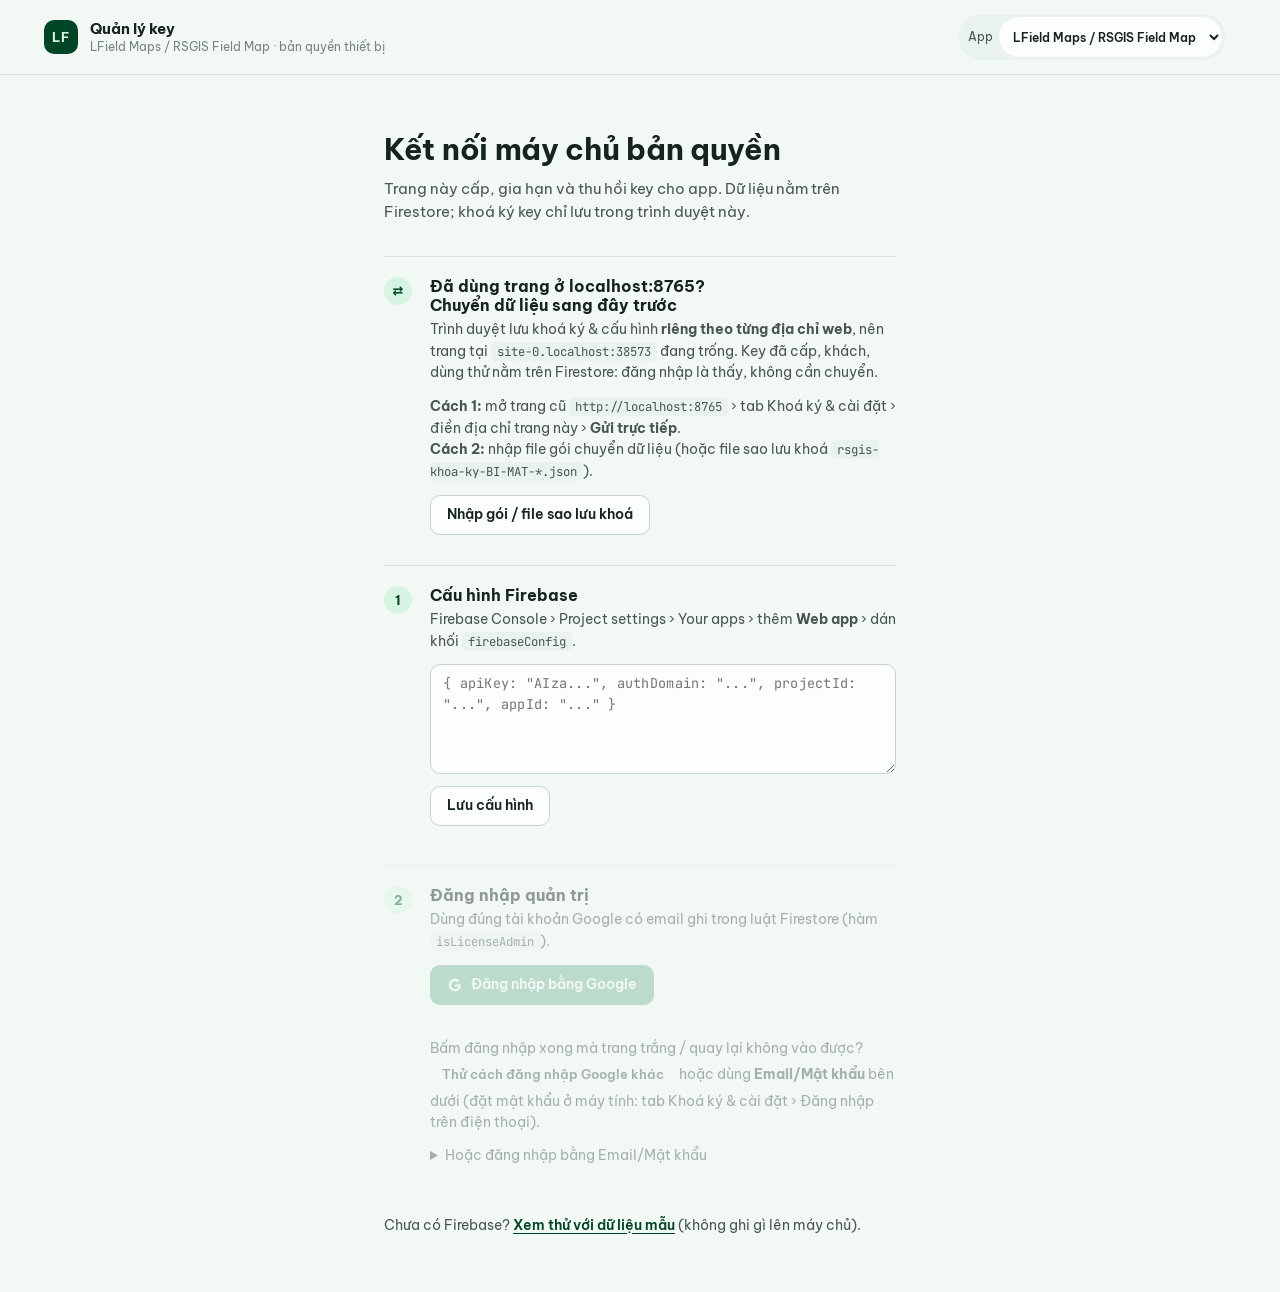
<file: lfieldmapskey/index.html>
<!doctype html>
<html lang="vi">
<head>
<meta charset="utf-8">
<meta name="viewport" content="width=device-width, initial-scale=1">
<meta name="robots" content="noindex, nofollow">
<title>Quản lý key · LField Maps / Quản lý dữ liệu đất đai / UMField Maps</title>
<link rel="preconnect" href="https://fonts.googleapis.com">
<link rel="preconnect" href="https://fonts.gstatic.com" crossorigin>
<link href="https://fonts.googleapis.com/css2?family=Be+Vietnam+Pro:wght@400;500;600;700&family=JetBrains+Mono:wght@500;700&display=swap" rel="stylesheet">
<style>
:root{
  --bg: oklch(0.975 0.008 165);
  --surface: oklch(0.995 0.004 165);
  --sunken: oklch(0.955 0.01 165);
  --ink: oklch(0.24 0.025 165);
  --ink-2: oklch(0.44 0.02 165);
  --muted: oklch(0.6 0.016 165);
  --line: oklch(0.905 0.012 165);
  --line-2: oklch(0.86 0.014 165);
  --accent: oklch(0.5 0.13 158);
  --accent-hover: oklch(0.45 0.125 158);
  --accent-ink: oklch(0.34 0.085 158);
  --accent-wash: oklch(0.94 0.04 158);
  --ok: oklch(0.56 0.14 150);   --ok-wash: oklch(0.95 0.04 150);
  --warn: oklch(0.66 0.15 70);  --warn-wash: oklch(0.96 0.05 80);
  --bad: oklch(0.56 0.19 25);   --bad-wash: oklch(0.95 0.035 25);
  --off: oklch(0.62 0.01 165);  --off-wash: oklch(0.94 0.006 165);
  --p-starter: oklch(0.56 0.1 178);
  --p-pro: oklch(0.53 0.17 262);
  --p-ultimate: oklch(0.5 0.2 296);
  --p-forest: oklch(0.48 0.13 150);
  --p-premium: oklch(0.64 0.15 62);
  --p-diamond: oklch(0.52 0.11 215);
  --radius: 12px;
  --shadow-sm: 0 1px 2px oklch(0.3 0.03 165 / 0.06);
  --shadow-md: 0 8px 24px -12px oklch(0.3 0.04 165 / 0.22);
  --ease: cubic-bezier(0.22, 1, 0.36, 1);
  --mono: "JetBrains Mono", ui-monospace, SFMono-Regular, Menlo, monospace;
}
*{box-sizing:border-box}
html,body{margin:0}
body{font-family:"Be Vietnam Pro",system-ui,-apple-system,"Segoe UI",sans-serif;background:var(--bg);color:var(--ink);font-size:15px;line-height:1.55;-webkit-font-smoothing:antialiased}
h1,h2,h3{margin:0;text-wrap:balance;line-height:1.2}
button,input,select,textarea{font:inherit;color:inherit}
.mono{font-family:var(--mono);font-variant-numeric:tabular-nums;letter-spacing:.02em}
.num{font-variant-numeric:tabular-nums}
.hidden{display:none !important}
:focus-visible{outline:2px solid var(--accent);outline-offset:2px;border-radius:6px}

/* ---------- header ---------- */
header.top{position:sticky;top:0;z-index:20;background:oklch(0.975 0.008 165 / 0.92);backdrop-filter:saturate(1.4) blur(8px);border-bottom:1px solid var(--line)}
.top-inner{max-width:1240px;margin:0 auto;padding:14px 24px;display:flex;align-items:center;gap:16px}
.brand{display:flex;align-items:center;gap:12px}
.mark{width:34px;height:34px;border-radius:10px;background:var(--accent-ink);display:grid;place-items:center;color:var(--accent-wash);font-weight:700;font-size:13px;letter-spacing:.04em}
.brand b{display:block;font-size:15px}
.brand small{display:block;color:var(--muted);font-size:12px;margin-top:-2px}
.top-right{margin-left:auto;display:flex;align-items:center;gap:10px;font-size:13px;color:var(--ink-2)}
.chip{display:inline-flex;align-items:center;gap:6px;padding:4px 10px;border-radius:999px;background:var(--sunken);font-size:12px;color:var(--ink-2);white-space:nowrap}
.chip .dot{width:7px;height:7px;border-radius:50%;background:var(--ok)}
.chip.demo{background:var(--warn-wash);color:oklch(0.45 0.1 70)}
.chip.demo .dot{background:var(--warn)}
/* Chọn app (LField Maps / Quản lý dữ liệu đất đai) */
.app-switch{display:inline-flex;align-items:center;gap:6px;padding:3px 4px 3px 10px;border-radius:999px;background:var(--sunken);font-size:12px;color:var(--ink-2)}
.app-switch select{border:0;background:var(--surface,#fff);border-radius:999px;padding:5px 10px;font:inherit;font-weight:600;color:var(--ink);cursor:pointer}
body.app-qldd .mark{background:oklch(0.45 0.13 150);color:#fff}
body.app-qldd .app-switch{background:oklch(0.93 0.05 150);color:oklch(0.35 0.1 150)}
/* UMField Maps (CTY TNHH MTV Lâm nghiệp U Minh Hạ) - tông xanh nước rừng tràm */
body.app-umh .mark{background:oklch(0.42 0.1 220);color:#fff}
body.app-umh .app-switch{background:oklch(0.93 0.04 220);color:oklch(0.33 0.09 220)}
body.app-umh .app-banner{background:oklch(0.95 0.03 220);color:oklch(0.32 0.08 220);border-color:oklch(0.85 0.06 220)}
.app-banner{max-width:1180px;margin:10px auto 0;padding:9px 16px;border-radius:12px;background:oklch(0.95 0.04 150);color:oklch(0.33 0.09 150);font-size:13px;border:1px solid oklch(0.85 0.07 150)}
.app-banner b{font-weight:700}

/* ---------- buttons ---------- */
.btn{display:inline-flex;align-items:center;justify-content:center;gap:8px;min-height:40px;padding:0 16px;border-radius:10px;border:1px solid var(--line-2);background:var(--surface);font-weight:600;font-size:14px;cursor:pointer;transition:background .15s var(--ease),border-color .15s var(--ease),transform .1s var(--ease);white-space:nowrap}
.btn:hover{background:var(--sunken)}
.btn:active{transform:translateY(1px)}
.btn:disabled{opacity:.5;cursor:not-allowed}
.btn.primary{background:var(--accent);border-color:var(--accent);color:oklch(0.985 0.01 158)}
.btn.primary:hover{background:var(--accent-hover)}
.btn.danger{color:var(--bad);border-color:oklch(0.85 0.06 25)}
.btn.danger:hover{background:var(--bad-wash)}
.btn.quiet{border-color:transparent;background:transparent;color:var(--ink-2)}
.btn.quiet:hover{background:var(--sunken)}
.btn.sm{min-height:32px;padding:0 11px;font-size:13px;border-radius:8px}
.btn svg{width:16px;height:16px}

/* ---------- layout ---------- */
main{max-width:1240px;margin:0 auto;padding:28px 24px 80px}
.tabs{display:flex;gap:4px;border-bottom:1px solid var(--line);margin-bottom:24px;overflow-x:auto}
.tab{padding:10px 14px;border:0;background:none;font-weight:600;font-size:14px;color:var(--muted);cursor:pointer;border-bottom:2px solid transparent;margin-bottom:-1px;white-space:nowrap}
.tab[aria-selected="true"]{color:var(--ink);border-bottom-color:var(--accent)}
.tab .count{font-weight:500;color:var(--muted);margin-left:4px}

/* ---------- setup ---------- */
.setup{max-width:560px;margin:56px auto;padding:0 24px}
.setup h1{font-size:30px;letter-spacing:-.01em}
.setup .lead{color:var(--ink-2);margin:10px 0 32px;max-width:52ch}
.step{display:grid;grid-template-columns:32px 1fr;gap:14px;padding:20px 0;border-top:1px solid var(--line)}
.step-n{width:28px;height:28px;border-radius:50%;background:var(--accent-wash);color:var(--accent-ink);display:grid;place-items:center;font-weight:700;font-size:13px}
.step.done .step-n{background:var(--accent);color:var(--accent-wash)}
.step h3{font-size:16px;margin-bottom:4px}
.step p{margin:0 0 12px;color:var(--ink-2);font-size:14px}
.field{display:flex;flex-direction:column;gap:6px;margin-bottom:12px}
.field label{font-size:12.5px;font-weight:600;color:var(--ink-2)}
.field .hint{font-size:12px;color:var(--muted)}
input[type=text],input[type=email],input[type=password],input[type=date],input[type=number],input[type=search],select,textarea{width:100%;min-height:40px;padding:8px 12px;border:1px solid var(--line-2);border-radius:10px;background:var(--surface);transition:border-color .15s var(--ease),box-shadow .15s var(--ease)}
textarea{min-height:110px;resize:vertical;line-height:1.5}
input:focus,select:focus,textarea:focus{outline:none;border-color:var(--accent);box-shadow:0 0 0 3px oklch(0.5 0.13 158 / 0.15)}
input.mono,textarea.mono{font-family:var(--mono);font-size:13.5px}
.err{color:var(--bad);font-size:13px;margin-top:6px;min-height:1em}
.demo-link{margin-top:28px;font-size:14px;color:var(--ink-2)}
.demo-link button{border:0;background:none;color:var(--accent-ink);font-weight:600;cursor:pointer;padding:0;text-decoration:underline;text-underline-offset:3px}

/* ---------- toolbar ---------- */
.sweep-note{margin:-4px 0 16px;font-size:13px;color:var(--muted);max-width:75ch}.sweep-note b{color:var(--ink-2)}
.team-tag{display:inline-block;margin-top:2px;font-size:12px;color:var(--muted)}
.toolbar{display:flex;flex-wrap:wrap;align-items:center;gap:10px 16px;margin-bottom:16px}
.filters{display:flex;flex-wrap:wrap;gap:6px}
.filter{border:1px solid var(--line);background:var(--surface);border-radius:999px;padding:6px 12px;font-size:13px;font-weight:500;color:var(--ink-2);cursor:pointer;display:inline-flex;align-items:center;gap:7px;transition:all .15s var(--ease)}
.filter b{font-weight:700;color:var(--ink);font-variant-numeric:tabular-nums}
.filter:hover{border-color:var(--line-2)}
.filter[aria-pressed="true"]{background:var(--ink);border-color:var(--ink);color:oklch(0.9 0.01 165)}
.filter[aria-pressed="true"] b{color:oklch(0.985 0.005 165)}
.filter .sw{width:8px;height:8px;border-radius:50%}
.search{margin-left:auto;position:relative;min-width:240px}
.search input{padding-left:34px}
.search svg{position:absolute;left:11px;top:50%;transform:translateY(-50%);width:16px;height:16px;color:var(--muted)}

/* ---------- create panel ---------- */
.create{background:var(--surface);border:1px solid var(--line);border-radius:16px;margin-bottom:24px;box-shadow:var(--shadow-sm);overflow:hidden}
.create-head{display:flex;align-items:center;justify-content:space-between;padding:18px 22px;border-bottom:1px solid var(--line)}
.create-head h2{font-size:18px}
.create-body{padding:22px;display:grid;grid-template-columns:1.25fr 1fr;gap:28px}
.plans{display:grid;grid-template-columns:repeat(2,1fr);gap:10px;margin-bottom:16px}
.plan-opt{position:relative;border:1.5px solid var(--line);border-radius:12px;padding:12px 14px;cursor:pointer;background:var(--surface);transition:border-color .15s var(--ease),background .15s var(--ease)}
.plan-opt input{position:absolute;opacity:0;pointer-events:none}
.plan-opt .pn{font-weight:700;font-size:14px;letter-spacing:.04em;color:var(--pc)}
.plan-opt .pp{font-size:18px;font-weight:700;margin-top:2px}
.plan-opt .pd{font-size:12px;color:var(--muted)}
.plan-opt .po{font-size:12px;color:var(--muted);text-decoration:line-through;margin-left:6px;font-weight:500}
.plan-opt:has(input:checked){border-color:var(--pc);background:color-mix(in oklch, var(--pc) 7%, var(--surface))}
.plan-opt:has(input:focus-visible){outline:2px solid var(--pc);outline-offset:2px}
.grid2{display:grid;grid-template-columns:1fr 1fr;gap:0 12px}
.result{background:var(--sunken);border-radius:14px;padding:18px;display:flex;flex-direction:column;gap:12px}
.result.empty{justify-content:center;align-items:flex-start;color:var(--muted);font-size:14px}
.result .keybig{font-family:var(--mono);font-size:21px;font-weight:700;letter-spacing:.04em;color:var(--accent-ink);word-break:break-all}
.result textarea{min-height:150px;font-size:13.5px;background:var(--surface)}
.result .row{display:flex;gap:8px;flex-wrap:wrap}
.eyebrow{font-size:11.5px;font-weight:700;letter-spacing:.09em;color:var(--muted);text-transform:uppercase}

/* ---------- table ---------- */
.table-wrap{background:var(--surface);border:1px solid var(--line);border-radius:16px;overflow:hidden;overflow-x:auto;-webkit-overflow-scrolling:touch;box-shadow:var(--shadow-sm)}
table{width:100%;border-collapse:collapse;font-size:14px}
thead th{text-align:left;font-size:11.5px;font-weight:700;letter-spacing:.08em;text-transform:uppercase;color:var(--muted);padding:12px 16px;background:var(--sunken);border-bottom:1px solid var(--line);white-space:nowrap}
tbody tr.row{cursor:pointer;transition:background .12s var(--ease)}
tbody tr.row:hover{background:oklch(0.97 0.01 165)}
tbody tr.row.open{background:var(--accent-wash)}
tbody td{padding:13px 16px;border-bottom:1px solid var(--line);vertical-align:middle}
tbody tr:last-child td{border-bottom:0}
.cust b{display:block;font-weight:600}
.cust small{color:var(--muted);font-size:12.5px}
.badge{display:inline-block;padding:3px 9px;border-radius:7px;font-size:11.5px;font-weight:700;letter-spacing:.06em;color:var(--pc);background:color-mix(in oklch, var(--pc) 12%, var(--surface))}
.status{display:inline-flex;align-items:center;gap:7px;font-size:13px;font-weight:600;white-space:nowrap}
.status i{width:8px;height:8px;border-radius:50%;background:currentColor}
.s-active{color:var(--ok)} .s-soon{color:var(--warn)} .s-expired{color:var(--bad)} .s-revoked{color:var(--off)} .s-trial{color:var(--p-starter)}
.exp{min-width:150px}
.exp .d{font-weight:600}
.exp small{display:block;color:var(--muted);font-size:12.5px}
.meter{height:4px;border-radius:4px;background:var(--line);margin-top:6px;overflow:hidden;width:120px}
.meter span{display:block;height:100%;border-radius:4px;background:currentColor;transform-origin:left}
.keycell{display:flex;align-items:center;gap:6px}
.icon-btn{width:30px;height:30px;border-radius:8px;border:0;background:transparent;display:grid;place-items:center;cursor:pointer;color:var(--muted)}
.icon-btn:hover{background:var(--sunken);color:var(--ink)}
.icon-btn svg{width:15px;height:15px}

/* detail row */
tr.detail td{background:oklch(0.985 0.008 158);padding:0;border-bottom:1px solid var(--line)}
.detail-inner{display:grid;grid-template-columns:1.2fr 1fr 1fr;gap:28px;padding:22px 22px 24px;animation:reveal .35s var(--ease)}
@keyframes reveal{from{opacity:0;transform:translateY(-6px)}to{opacity:1;transform:none}}
.detail-inner h4{margin:0 0 12px;font-size:13px;letter-spacing:.06em;text-transform:uppercase;color:var(--ink-2)}
.quick{display:flex;flex-wrap:wrap;gap:8px;margin-bottom:16px}
.history{list-style:none;margin:0;padding:0;max-height:220px;overflow:auto;font-size:13px}
.history li{padding:8px 0;border-bottom:1px dashed var(--line);display:grid;grid-template-columns:auto 1fr;gap:4px 10px}
.history time{color:var(--muted);font-variant-numeric:tabular-nums;font-size:12px;white-space:nowrap}
.warnbox{font-size:13px;padding:10px 12px;border-radius:10px;background:var(--warn-wash);color:oklch(0.42 0.1 70);margin-bottom:10px}

/* empty + skeleton */
.empty-state{padding:56px 24px;text-align:center;color:var(--ink-2)}
.empty-state h3{font-size:17px;margin-bottom:6px;color:var(--ink)}
.empty-state p{margin:0 auto 16px;max-width:44ch;font-size:14px}
.skel td span{display:block;height:12px;border-radius:6px;background:linear-gradient(90deg,var(--sunken),var(--line),var(--sunken));background-size:200% 100%;animation:sh 1.2s linear infinite}
@keyframes sh{to{background-position:-200% 0}}

/* settings */
.settings{display:grid;grid-template-columns:1fr 1fr;gap:24px}
.panel{background:var(--surface);border:1px solid var(--line);border-radius:16px;padding:22px}
.panel h2{font-size:17px;margin-bottom:6px}
.panel p{color:var(--ink-2);font-size:14px;margin:0 0 14px}
.panel .row{display:flex;gap:8px;flex-wrap:wrap;margin-top:12px}
.keystate{display:flex;align-items:center;gap:10px;padding:12px 14px;border-radius:12px;background:var(--sunken);margin-bottom:14px;font-size:14px}
.keystate.ok{background:var(--ok-wash);color:oklch(0.36 0.09 150)}
.keystate.no{background:var(--bad-wash);color:oklch(0.42 0.15 25)}
ol.guide{margin:0;padding-left:20px;color:var(--ink-2);font-size:14px}
ol.guide li{margin-bottom:6px}
code{font-family:var(--mono);font-size:.88em;background:var(--sunken);padding:1px 6px;border-radius:5px}
.mhint{font-size:13px;color:var(--ink-2);margin-top:10px;line-height:1.5}
.mhint.ok{color:oklch(0.36 0.09 150)}.mhint.bad{color:var(--bad)}
.keystate b{font-weight:700}
.err a{color:inherit;font-weight:600}
.pdlg{border:1px solid var(--line);border-radius:14px;padding:20px;width:min(380px,92vw);background:var(--surface);color:var(--ink)}
.pdlg::backdrop{background:rgb(0 0 0 / .35)}
.pdlg h3{font-size:16px;margin:0 0 10px}
.pdlg .acts{display:flex;gap:8px;justify-content:flex-end;margin-top:14px}
.pdlg .acts .btn.quiet{order:-1}
.price-table{width:100%;font-size:13.5px}
.price-table td{padding:8px 0;border-bottom:1px solid var(--line)}
.price-table td:last-child{text-align:right;font-variant-numeric:tabular-nums}

/* toast */
.toasts{position:fixed;bottom:22px;left:50%;transform:translateX(-50%);display:flex;flex-direction:column;gap:8px;z-index:50;align-items:center}
.toast{background:var(--ink);color:oklch(0.96 0.01 165);padding:10px 16px;border-radius:10px;font-size:14px;box-shadow:var(--shadow-md);animation:tin .3s var(--ease)}
.toast.bad{background:oklch(0.45 0.16 25)}
@keyframes tin{from{opacity:0;transform:translateY(10px)}to{opacity:1;transform:none}}

/* ---------- THÔNG BÁO TOÀN BỘ NGƯỜI DÙNG ---------- */
.bc-grid{display:grid;grid-template-columns:minmax(0,1.35fr) minmax(300px,.9fr);gap:24px;align-items:start;margin-bottom:28px}
.bc-form .eyebrow{margin:14px 0 8px}
.bc-head{display:flex;align-items:center;justify-content:space-between;gap:10px}
.bc-templates{display:flex;flex-wrap:wrap;gap:6px}
.bc-tpl{border:1px dashed var(--line-2);background:var(--surface);border-radius:999px;padding:6px 12px;font-size:13px;font-weight:500;cursor:pointer;color:var(--ink-2);transition:all .15s var(--ease)}
.bc-tpl:hover{border-style:solid;border-color:var(--accent);color:var(--accent-ink);background:var(--accent-wash)}
.bc-themes{display:grid;grid-template-columns:repeat(3,1fr);gap:8px}
.bc-theme{position:relative;border:1.5px solid var(--line);border-radius:12px;padding:10px 10px 10px 50px;cursor:pointer;min-height:52px;display:flex;flex-direction:column;justify-content:center;background:var(--surface);transition:border-color .15s var(--ease)}
.bc-theme input{position:absolute;opacity:0;pointer-events:none}
.bc-theme .sw{position:absolute;left:10px;top:50%;transform:translateY(-50%);width:30px;height:30px;border-radius:9px;display:grid;place-items:center;font-size:16px;background:var(--g)}
.bc-theme b{font-size:13.5px}
.bc-theme small{font-size:11.5px;color:var(--muted);line-height:1.3}
.bc-theme:has(input:checked){border-color:var(--c);background:color-mix(in oklch, var(--c) 7%, var(--surface))}
.bc-theme:has(input:focus-visible){outline:2px solid var(--c);outline-offset:2px}
.bc-tt{display:grid;grid-template-columns:76px 1fr;gap:0 12px}
.bc-tt input#bcEmoji{text-align:center;font-size:22px;padding:4px}
.hint-row{display:flex;justify-content:space-between;gap:10px}
.switch{display:flex;align-items:flex-start;gap:10px;font-size:14px;color:var(--ink-2);cursor:pointer;margin:6px 0 4px;line-height:1.4}
.switch input{appearance:none;flex:none;width:38px;height:22px;border-radius:999px;background:var(--line-2);position:relative;cursor:pointer;transition:background .2s var(--ease);margin:0}
.switch input::after{content:"";position:absolute;top:3px;left:3px;width:16px;height:16px;border-radius:50%;background:#fff;box-shadow:var(--shadow-sm);transition:transform .2s var(--ease)}
.switch input:checked{background:var(--accent)}
.switch input:checked::after{transform:translateX(16px)}
.bc-more{margin:6px 0 10px;font-size:14px}
.bc-more summary{cursor:pointer;color:var(--ink-2);font-weight:600;padding:6px 0}
.bc-actions{display:flex;gap:8px;flex-wrap:wrap;margin-top:14px;align-items:center}
.bc-editing{font-size:12.5px;padding:3px 10px;border-radius:999px;background:var(--warn-wash);color:oklch(0.45 0.1 70);font-weight:600}

/* điện thoại xem trước */
.bc-preview{position:sticky;top:84px;display:flex;flex-direction:column;align-items:center;gap:10px}
.phone{width:300px;height:610px;border-radius:44px;padding:11px;background:oklch(0.22 0.02 165);box-shadow:0 30px 60px -30px oklch(0.2 0.05 165 / .55),inset 0 0 0 2px oklch(0.35 0.02 165)}
.screen{position:relative;width:100%;height:100%;border-radius:34px;overflow:hidden;background:
  linear-gradient(0deg,oklch(0.93 0.03 150 / .6) 1px,transparent 1px) 0 0/28px 28px,
  linear-gradient(90deg,oklch(0.93 0.03 150 / .6) 1px,transparent 1px) 0 0/28px 28px,
  radial-gradient(circle at 30% 40%,oklch(0.86 0.07 150),transparent 55%),
  radial-gradient(circle at 75% 70%,oklch(0.85 0.06 220),transparent 50%),oklch(0.92 0.03 140)}
.screen .notch{position:absolute;top:9px;left:50%;transform:translateX(-50%);width:84px;height:22px;border-radius:12px;background:oklch(0.22 0.02 165);z-index:5}
.screen .scrim{position:absolute;inset:0;background:oklch(0.12 0.02 165 / .74)}
.screen canvas{position:absolute;inset:0;width:100%;height:100%;pointer-events:none}
.pcard{position:absolute;left:16px;right:16px;top:50%;transform:translateY(-50%);background:#fdfefd;border-radius:22px;overflow:hidden;box-shadow:0 20px 40px -12px rgb(0 0 0 / .5);max-height:540px;display:flex;flex-direction:column}
.pcard.pop{animation:pop .6s cubic-bezier(.34,1.56,.64,1)}
@keyframes pop{from{opacity:0;transform:translateY(-44%) scale(.86)}to{opacity:1;transform:translateY(-50%) scale(1)}}
.phead{position:relative;padding:22px 16px 14px;text-align:center;color:#fff;overflow:hidden;flex:none}
.phead::before{content:"";position:absolute;inset:-60%;background:repeating-conic-gradient(from 0deg,rgb(255 255 255 / .09) 0 7deg,transparent 7deg 30deg);animation:spin 60s linear infinite}
.phead::after{content:"";position:absolute;inset:0;background:radial-gradient(circle at 50% 60%,rgb(255 255 255 / .25),transparent 60%)}
@keyframes spin{to{transform:rotate(360deg)}}
.phead > *{position:relative;z-index:1}
.pemoji{width:70px;height:70px;margin:0 auto;border-radius:50%;display:grid;place-items:center;font-size:34px;background:rgb(255 255 255 / .2);box-shadow:inset 0 0 0 2px rgb(255 255 255 / .4)}
.pcard.pop .pemoji{animation:emo .8s .25s cubic-bezier(.34,1.8,.64,1) both}
@keyframes emo{from{transform:scale(.3) rotate(-25deg)}to{transform:none}}
.peyebrow{margin-top:10px;font-size:10.5px;font-weight:700;letter-spacing:.16em;text-shadow:0 1px 3px rgb(0 0 0 / .3)}
.pclose{position:absolute;top:10px;right:10px;width:26px;height:26px;border-radius:50%;background:rgb(0 0 0 / .2);display:grid;place-items:center;font-size:13px;z-index:2}
.plantern{position:absolute;top:0;width:26px;z-index:1;transform-origin:50% 0;animation:swing 2.6s ease-in-out infinite alternate}
.plantern.l{left:14px}.plantern.r{right:18px;animation-delay:-1.2s;transform:scale(.8)}
@keyframes swing{from{rotate:-7deg}to{rotate:7deg}}
.pbody{padding:14px 18px 16px;text-align:center;overflow:auto}
.ptitle{font-size:16.5px;font-weight:700;line-height:1.25;color:var(--ink)}
.pmeta{font-size:11px;color:var(--muted);margin-top:3px}
.pbar{width:36px;height:3px;border-radius:3px;margin:11px auto}
.ptext{font-size:12.8px;line-height:1.55;color:var(--ink-2);white-space:pre-wrap;word-break:break-word}
.ptext.left{text-align:left}
.ptext a{color:var(--accent);text-decoration:underline;word-break:break-all}
.pbtn{margin-top:14px;border-radius:12px;padding:11px;color:#fff;font-weight:700;font-size:13px}
.pghost{margin-top:8px;border-radius:11px;padding:8px;border:1px solid var(--line);font-weight:600;font-size:12px;color:var(--ink-2)}
.pmute{margin-top:9px;font-size:11px;color:var(--muted)}
.pnotif{position:absolute;left:10px;right:10px;top:40px;background:rgb(255 255 255 / .96);border-radius:16px;padding:10px 12px;box-shadow:0 10px 24px -10px rgb(0 0 0 / .4);display:flex;gap:10px;font-size:11.5px;z-index:4;animation:drop .5s var(--ease)}
@keyframes drop{from{transform:translateY(-30px);opacity:0}}
.pnotif .ic{flex:none;width:26px;height:26px;border-radius:8px;display:grid;place-items:center;color:#fff;font-size:13px}
.pnotif b{display:block;font-size:12px;color:var(--ink)}
.pnotif span{color:var(--ink-2);display:-webkit-box;-webkit-line-clamp:2;-webkit-box-orient:vertical;overflow:hidden}
.preview-tabs{display:flex;gap:4px;background:var(--sunken);padding:4px;border-radius:10px}
.preview-tabs button{border:0;background:transparent;padding:6px 12px;border-radius:7px;font-size:12.5px;font-weight:600;color:var(--ink-2);cursor:pointer}
.preview-tabs button[aria-pressed="true"]{background:var(--surface);color:var(--ink);box-shadow:var(--shadow-sm)}

/* danh sách đã gửi */
.bc-list-head{display:flex;align-items:center;gap:16px;flex-wrap:wrap;margin:6px 0 14px}
.bc-list-head h2{font-size:18px}
.bc-list{display:grid;gap:12px}
.bc-item{display:grid;grid-template-columns:52px 1fr auto;gap:14px;align-items:start;background:var(--surface);border:1px solid var(--line);border-radius:16px;padding:16px 18px;box-shadow:var(--shadow-sm);position:relative;overflow:hidden}
.bc-item::before{content:"";position:absolute;left:0;top:0;bottom:0;width:4px;background:var(--g)}
.bc-item .em{width:48px;height:48px;border-radius:14px;display:grid;place-items:center;font-size:24px;background:var(--g)}
.bc-item h3{font-size:15.5px;margin-bottom:2px}
.bc-item p{margin:0;color:var(--ink-2);font-size:13.5px;display:-webkit-box;-webkit-line-clamp:2;-webkit-box-orient:vertical;overflow:hidden;white-space:pre-line}
.bc-meta{display:flex;flex-wrap:wrap;gap:6px;margin-top:10px}
.bc-meta .chip{font-size:11.5px}
.bc-st{font-weight:700}
.bc-st.live{background:var(--ok-wash);color:oklch(0.4 0.1 150)}
.bc-st.scheduled{background:oklch(0.95 0.03 262);color:oklch(0.42 0.14 262)}
.bc-st.ended,.bc-st.off{background:var(--off-wash);color:var(--ink-2)}
.bc-views{text-align:right;min-width:92px}
.bc-views b{display:block;font-size:22px;font-variant-numeric:tabular-nums;line-height:1.1}
.bc-views small{color:var(--muted);font-size:12px}
.bc-ops{grid-column:2 / -1;display:flex;flex-wrap:wrap;gap:6px;margin-top:2px}
@media (max-width: 960px){.bc-grid{grid-template-columns:1fr}.bc-preview{position:static}.bc-themes{grid-template-columns:repeat(2,1fr)}}
@media (max-width: 640px){.bc-item{grid-template-columns:44px 1fr}.bc-views{grid-column:2;text-align:left}.bc-item .em{width:40px;height:40px;font-size:20px}}

@media (max-width: 960px){
  .create-body,.detail-inner,.settings{grid-template-columns:1fr}
  .search{margin-left:0;flex:1 1 100%}
  .col-key,.col-mid{display:none}
}
@media (max-width: 640px){
  .top-inner{padding:12px 16px}
  main{padding:20px 16px 72px}
  .brand small,.top-right .who{display:none}
  .plans,.grid2{grid-template-columns:1fr}
  thead{display:none}
  tbody tr.row{display:grid;grid-template-columns:1fr auto;gap:4px 12px;padding:14px 16px;border-bottom:1px solid var(--line)}
  tbody tr.row td{border:0;padding:0}
  tbody tr.row td.col-plan{grid-row:1;grid-column:2;text-align:right}
  .meter{width:100%}
  /* Bảng Dùng thử / Yêu cầu xoá: mỗi dòng thành 1 thẻ, nút thao tác luôn hiện */
  tbody tr.card{display:block;padding:14px 16px;border-bottom:1px solid var(--line)}
  tbody tr.card:last-child{border-bottom:0}
  tbody tr.card td{display:flex;gap:12px;justify-content:space-between;align-items:flex-start;border:0;padding:4px 0;text-align:right;max-width:none !important}
  tbody tr.card td[data-l]::before{content:attr(data-l);flex:0 0 auto;font-size:11.5px;font-weight:700;letter-spacing:.06em;text-transform:uppercase;color:var(--muted);text-align:left;padding-top:2px}
  tbody tr.card td.c-head{display:block;text-align:left;font-weight:600;font-size:15px;padding-bottom:6px}
  tbody tr.card td.c-acts{display:flex;flex-wrap:wrap;justify-content:stretch;gap:8px;padding-top:10px;white-space:normal !important}
  tbody tr.card td.c-acts .btn{flex:1 1 auto;justify-content:center;min-height:40px}
}
@media (prefers-reduced-motion: reduce){*{animation:none !important;transition:none !important}}
</style>
</head>
<body>

<header class="top">
  <div class="top-inner">
    <div class="brand">
      <div class="mark" aria-hidden="true" id="brandMark">LF</div>
      <div><b>Quản lý key</b><small id="brandSub">LField Maps · bản quyền thiết bị</small></div>
    </div>
    <div class="top-right">
      <label class="app-switch" title="Chọn app cần quản lý key. Mỗi app có khoá ký, collection Firestore và tiền tố key RIÊNG.">
        <span>App</span>
        <select id="appSwitch">
          <option value="lfield">LField Maps / RSGIS Field Map</option>
          <option value="qldd">Quản lý dữ liệu đất đai</option>
          <option value="umh">UMField Maps (U Minh Hạ)</option>
        </select>
      </label>
      <span id="envChip" class="chip hidden"><span class="dot"></span><span id="envText"></span></span>
      <span class="who" id="whoText"></span>
      <button class="btn sm quiet hidden" id="btnLogout">Đăng xuất</button>
    </div>
  </div>
</header>

<div class="app-banner hidden" id="appBanner"></div>

<!-- ===================== THIẾT LẬP / ĐĂNG NHẬP ===================== -->
<section class="setup hidden" id="setup">
  <h1>Kết nối máy chủ bản quyền</h1>
  <p class="lead">Trang này cấp, gia hạn và thu hồi key cho app. Dữ liệu nằm trên Firestore; khoá ký key chỉ lưu trong trình duyệt này.</p>

  <div class="step" id="stepMigrate">
    <div class="step-n">⇄</div>
    <div>
      <h3>Đã dùng trang ở localhost:8765? Chuyển dữ liệu sang đây trước</h3>
      <p>Trình duyệt lưu khoá ký &amp; cấu hình <b>riêng theo từng địa chỉ web</b>, nên trang tại <code id="originSetup"></code> đang trống. Key đã cấp, khách, dùng thử nằm trên Firestore: đăng nhập là thấy, không cần chuyển.</p>
      <p><b>Cách 1:</b> mở trang cũ <code>http://localhost:8765</code> › tab Khoá ký &amp; cài đặt › điền địa chỉ trang này › <b>Gửi trực tiếp</b>.<br><b>Cách 2:</b> nhập file gói chuyển dữ liệu (hoặc file sao lưu khoá <code>rsgis-khoa-ky-BI-MAT-*.json</code>).</p>
      <label class="btn" for="importFile2">Nhập gói / file sao lưu khoá</label>
      <input type="file" id="importFile2" accept=".json,application/json" class="hidden">
      <div class="mhint" id="migrateMsg"></div>
    </div>
  </div>

  <div class="step" id="stepConfig">
    <div class="step-n">1</div>
    <div>
      <h3>Cấu hình Firebase</h3>
      <p>Firebase Console › Project settings › Your apps › thêm <b>Web app</b> › dán khối <code>firebaseConfig</code>.</p>
      <div class="field">
        <textarea id="cfgInput" class="mono" spellcheck="false" placeholder='{ apiKey: "AIza...", authDomain: "...", projectId: "...", appId: "..." }'></textarea>
      </div>
      <button class="btn" id="btnSaveCfg">Lưu cấu hình</button>
      <div class="err" id="cfgErr"></div>
    </div>
  </div>

  <div class="step" id="stepLogin">
    <div class="step-n">2</div>
    <div>
      <h3>Đăng nhập quản trị</h3>
      <p>Dùng đúng tài khoản Google có email ghi trong luật Firestore (hàm <code>isLicenseAdmin</code>).</p>
      <button class="btn primary" type="button" id="btnGoogle" style="margin-bottom:14px">
        <svg viewBox="0 0 24 24" aria-hidden="true"><path fill="currentColor" d="M21.35 11.1H12v2.98h5.35c-.23 1.4-1.64 4.1-5.35 4.1-3.22 0-5.85-2.67-5.85-5.95S8.78 6.28 12 6.28c1.83 0 3.06.78 3.76 1.45l2.56-2.47C16.7 3.73 14.56 2.8 12 2.8 6.92 2.8 2.8 6.92 2.8 12s4.12 9.2 9.2 9.2c5.31 0 8.83-3.73 8.83-8.99 0-.6-.07-1.06-.15-1.51z"/></svg>
        Đăng nhập bằng Google</button>
      <div class="err" id="googleErr"></div>
      <div class="warnbox hidden" id="inAppWarn">Đang mở trong trình duyệt của <b>Zalo / Facebook / Messenger</b>: Google chặn đăng nhập ở đây. Bấm <b>⋮</b> hoặc <b>…</b> › <b>Mở bằng trình duyệt</b> (Chrome / Safari), hoặc <button type="button" class="btn sm quiet" id="btnCopyUrl">chép link</button> rồi dán vào Chrome.</div>
      <p class="mhint" id="altGoogleRow">Bấm đăng nhập xong mà trang trắng / quay lại không vào được? <button type="button" class="btn sm quiet" id="btnGoogleAlt">Thử cách đăng nhập Google khác</button> hoặc dùng <b>Email/Mật khẩu</b> bên dưới (đặt mật khẩu ở máy tính: tab Khoá ký &amp; cài đặt › Đăng nhập trên điện thoại).</p>
      <details style="margin-top:6px" id="pwDetails"><summary style="cursor:pointer;color:var(--ink-2);font-size:14px">Hoặc đăng nhập bằng Email/Mật khẩu</summary>
      <form id="loginForm" style="margin-top:12px">
        <div class="field"><label for="lgEmail">Email</label><input type="email" id="lgEmail" autocomplete="username" required></div>
        <div class="field"><label for="lgPass">Mật khẩu</label><input type="password" id="lgPass" autocomplete="current-password" required></div>
        <button class="btn primary" type="submit" id="btnLogin">Đăng nhập</button>
        <div class="err" id="loginErr"></div>
      </form></details>
    </div>
  </div>

  <p class="demo-link">Chưa có Firebase? <button id="btnDemo" type="button">Xem thử với dữ liệu mẫu</button> (không ghi gì lên máy chủ).</p>
</section>

<!-- ===================== ỨNG DỤNG ===================== -->
<main id="app" class="hidden">
  <nav class="tabs" role="tablist">
    <button class="tab" role="tab" data-tab="keys" aria-selected="true">Key đã cấp<span class="count" id="cKeys"></span></button>
    <button class="tab" role="tab" data-tab="trials" aria-selected="false">Dùng thử<span class="count" id="cTrials"></span></button>
    <button class="tab" role="tab" data-tab="deletions" aria-selected="false">Yêu cầu xoá TK<span class="count" id="cDel"></span></button>
    <button class="tab" role="tab" data-tab="broadcasts" aria-selected="false">Thông báo<span class="count" id="cBc"></span></button>
    <button class="tab" role="tab" data-tab="settings" aria-selected="false">Khoá ký &amp; cài đặt</button>
  </nav>

  <div class="warnbox hidden" id="verifyBox">
    <b>Tài khoản <span id="vbEmail"></span> chưa xác minh email</b> nên luật Firestore chưa cho đọc dữ liệu.
    Bấm <b>Gửi email xác minh</b> › mở Gmail (xem cả mục Spam / Quảng cáo) › bấm link trong thư › quay lại bấm <b>Tôi đã xác minh</b>.
    <div class="row" style="display:flex;gap:8px;flex-wrap:wrap;margin-top:10px">
      <button class="btn sm primary" type="button" id="btnSendVerify">Gửi email xác minh</button>
      <button class="btn sm" type="button" id="btnVerified">Tôi đã xác minh</button>
    </div>
  </div>

  <!-- ---------- TAB KEY ---------- -->
  <section data-panel="keys">
    <div class="warnbox hidden" id="noKeyWarn">Chưa có khoá ký. Vào tab <b>Khoá ký &amp; cài đặt</b> để tạo trước khi cấp key.</div>

    <div class="create hidden" id="createPanel">
      <div class="create-head">
        <h2>Cấp key mới</h2>
        <button class="btn sm quiet" id="btnCloseCreate">Đóng</button>
      </div>
      <div class="create-body">
        <form id="createForm" autocomplete="off">
          <div class="field">
            <label for="cMid">Mã máy khách gửi</label>
            <input type="text" id="cMid" class="mono" placeholder="7F3A-92KD-QW8M-PX4T" required>
            <span class="hint" id="cMidHint">Khách xem ở app › Menu › Kích hoạt bản quyền.</span>
          </div>
          <div class="eyebrow" style="margin:6px 0 8px">Gói</div>
          <div class="plans" id="planOpts"></div>
          <div class="grid2">
            <div class="field"><label for="cExp">Hạn dùng đến</label><input type="date" id="cExp"><span class="hint" id="cExpHint"></span></div>
            <div class="field"><label for="cPaid">Đã thu (đ)</label><input type="number" id="cPaid" min="0" step="1000"></div>
            <div class="field"><label for="cName">Tên khách</label><input type="text" id="cName" placeholder="Nguyễn Văn A"></div>
            <div class="field"><label for="cPhone">Số điện thoại / Zalo</label><input type="text" id="cPhone" placeholder="09xx xxx xxx"></div>
          </div>
          <div class="field"><label for="cNote">Ghi chú</label><input type="text" id="cNote" placeholder="Công ty, dự án, hình thức thanh toán..."></div>
          <button class="btn primary" type="submit" id="btnCreate">Tạo key &amp; ký</button>
          <div class="err" id="createErr"></div>
        </form>
        <div class="result empty" id="createResult">Key vừa tạo và tin nhắn gửi khách sẽ hiện ở đây.</div>
      </div>
    </div>

    <div class="toolbar">
      <div class="filters" id="filters"></div>
      <label class="search">
        <svg viewBox="0 0 24 24" fill="none" stroke="currentColor" stroke-width="2"><circle cx="11" cy="11" r="7"/><path d="m20 20-3.5-3.5"/></svg>
        <input type="search" id="q" placeholder="Tìm tên, SĐT, mã máy, key..." aria-label="Tìm kiếm">
      </label>
      <button class="btn primary" id="btnNew">+ Cấp key mới</button>
    </div>

    <div class="table-wrap">
      <table>
        <thead><tr><th>Khách hàng</th><th class="col-mid">Mã máy</th><th class="col-plan">Gói</th><th>Hạn dùng</th><th>Trạng thái</th><th class="col-key">Key</th></tr></thead>
        <tbody id="keyRows"></tbody>
      </table>
    </div>
  </section>

  <!-- ---------- TAB DÙNG THỬ ---------- -->
  <section data-panel="trials" class="hidden">
    <div class="toolbar">
      <div class="filters" id="trialFilters"></div>
      <button class="btn danger" id="btnSweep" type="button" title="Xoá dữ liệu làm việc nhóm trên cloud của máy hết dùng thử mà chưa mua key">Dọn dữ liệu nhóm hết hạn</button>
      <label class="search">
        <svg viewBox="0 0 24 24" fill="none" stroke="currentColor" stroke-width="2"><circle cx="11" cy="11" r="7"/><path d="m20 20-3.5-3.5"/></svg>
        <input type="search" id="tq" placeholder="Tìm mã máy, dòng máy..." aria-label="Tìm máy dùng thử">
      </label>
    </div>
    <p class="sweep-note" id="sweepNote"></p>
    <div class="table-wrap">
      <table>
        <thead><tr><th>Mã máy</th><th>Thiết bị</th><th>Bắt đầu</th><th>Dùng thử</th><th>Online lần cuối</th><th></th></tr></thead>
        <tbody id="trialRows"></tbody>
      </table>
    </div>
  </section>

  <!-- ---------- TAB YÊU CẦU XOÁ TÀI KHOẢN (từ trang web/xoa-tai-khoan.html) ---------- -->
  <section data-panel="deletions" class="hidden">
    <div class="toolbar">
      <div class="filters" id="delFilters"></div>
      <a class="btn sm quiet" id="lnkAuth" target="_blank" rel="noopener" href="https://console.firebase.google.com/">Mở Firebase › Authentication ↗</a>
    </div>
    <p class="sweep-note" id="delNote">Yêu cầu gửi từ trang web xoá tài khoản. <b>Dọn dữ liệu</b> xoá các nhóm người đó làm trưởng nhóm, dữ liệu của họ trong nhóm khác (thu thập, ảnh, chat, gói chia sẻ, biểu mẫu), lời mời và hồ sơ <code>users/{uid}</code>.
      Tài khoản đăng nhập (Firebase Auth) trình duyệt không có quyền xoá: mở <b>Authentication</b>, tìm theo email, bấm ⋮ › <b>Delete account</b>, rồi bấm <b>Hoàn tất</b>. Chính sách: xử lý trong 7 ngày (tối đa 30 ngày).</p>
    <div class="table-wrap">
      <table>
        <thead><tr><th>Email</th><th>Gửi lúc</th><th>Yêu cầu</th><th>Ghi chú</th><th>Trạng thái</th><th></th></tr></thead>
        <tbody id="delRows"></tbody>
      </table>
    </div>
  </section>

  <!-- ---------- TAB THÔNG BÁO TOÀN BỘ NGƯỜI DÙNG ---------- -->
  <section data-panel="broadcasts" class="hidden">
    <p class="sweep-note">Gửi lời chúc / tin tức tới <b>mọi máy đang cài app</b>. App đang mở nhận <b>ngay lập tức</b> (hộp thoại có hiệu ứng); app đang đóng nhận qua <b>thông báo trên thanh trạng thái</b> nếu bật công tắc bên dưới (tự kiểm tra 3 giờ/lần, thông báo hẹn giờ thì đúng giờ). Mỗi máy chỉ thấy 1 lần.</p>
    <div class="warnbox hidden" id="bcRulesWarn">Chưa đọc được thông báo: dán lại <code>firestore.rules</code> / <code>license_firestore.rules</code> mới (có phần <code>broadcasts</code>) rồi bấm <b>Publish</b>.</div>
    <div class="bc-grid">
      <form class="panel bc-form" id="bcForm" autocomplete="off">
        <div class="bc-head">
          <h2 id="bcFormTitle">Soạn thông báo</h2>
          <span class="bc-editing hidden" id="bcEditing">Đang sửa</span>
        </div>
        <div class="eyebrow">Mẫu nhanh</div>
        <div class="bc-templates" id="bcTemplates"></div>
        <div class="eyebrow">Chủ đề &amp; hiệu ứng</div>
        <div class="bc-themes" id="bcThemes"></div>
        <div class="eyebrow">Nội dung</div>
        <div class="bc-tt">
          <div class="field"><label for="bcEmoji">Biểu tượng</label><input type="text" id="bcEmoji" maxlength="8" placeholder="🧧"></div>
          <div class="field"><label for="bcTitle">Tiêu đề</label><input type="text" id="bcTitle" maxlength="120" placeholder="Chúc mừng năm mới!" required></div>
        </div>
        <div class="field">
          <label for="bcBody">Lời nhắn</label>
          <textarea id="bcBody" maxlength="2000" placeholder="Viết lời chúc hoặc nội dung thông báo... Link và số điện thoại tự bấm được trong app."></textarea>
          <div class="hint-row"><span class="hint">Xuống dòng được. Emoji hiển thị đẹp trên Android.</span><span class="hint num" id="bcCount">0/2000</span></div>
        </div>
        <div class="grid2">
          <div class="field"><label for="bcAudience">Gửi tới</label>
            <select id="bcAudience">
              <option value="all">Tất cả người dùng</option>
              <option value="licensed">Máy đã mua key (đang còn hạn)</option>
              <option value="unlicensed">Máy chưa có key (dùng thử + hết hạn)</option>
              <option value="trial">Máy đang dùng thử</option>
              <option value="expired">Máy hết hạn / bị khoá</option>
            </select><span class="hint" id="bcAudHint"></span></div>
          <div class="field"><label for="bcSender">Người gửi</label><input type="text" id="bcSender" maxlength="60" placeholder="LField Maps"></div>
          <div class="field"><label for="bcStart">Bắt đầu hiện</label><input type="datetime-local" id="bcStart"><span class="hint">Để trống = gửi ngay</span></div>
          <div class="field"><label for="bcEnd">Ngừng hiện sau</label><input type="datetime-local" id="bcEnd"><span class="hint">Để trống = không giới hạn</span></div>
          <div class="field"><label for="bcRepeat">Tần suất</label>
            <select id="bcRepeat"><option value="once">1 lần mỗi máy</option><option value="daily">Mỗi ngày 1 lần (tới khi hết hạn)</option></select></div>
          <div class="field"><label for="bcPriority">Ưu tiên</label>
            <select id="bcPriority"><option value="0">Bình thường</option><option value="10">Cao, hiện trước</option></select></div>
        </div>
        <details class="bc-more" id="bcMore"><summary>Nút hành động (tuỳ chọn)</summary>
          <div class="grid2" style="margin-top:8px">
            <div class="field"><label for="bcBtnText">Chữ trên nút</label><input type="text" id="bcBtnText" maxlength="40" placeholder="Xem chi tiết"></div>
            <div class="field"><label for="bcBtnUrl">Link mở khi bấm</label><input type="text" id="bcBtnUrl" maxlength="500" placeholder="https://zalo.me/... hoặc www.abc.vn"></div>
          </div>
        </details>
        <label class="switch"><input type="checkbox" id="bcNotify" checked><span>Đẩy lên <b>thanh thông báo</b> của điện thoại (nhận được cả khi app đang đóng)</span></label>
        <div class="bc-actions">
          <button class="btn primary" type="submit" id="bcSend">Gửi tới mọi người</button>
          <button class="btn" type="button" id="bcDraft" title="Lưu lại nhưng chưa hiện trên app">Lưu nháp</button>
          <button class="btn quiet hidden" type="button" id="bcCancel">Huỷ sửa</button>
          <button class="btn quiet" type="button" id="bcClear">Xoá form</button>
        </div>
        <div class="err" id="bcErr"></div>
      </form>

      <div class="bc-preview">
        <div class="preview-tabs" role="group" aria-label="Kiểu xem trước">
          <button type="button" data-pv="dialog" aria-pressed="true">Trong app</button>
          <button type="button" data-pv="notif" aria-pressed="false">Thanh thông báo</button>
        </div>
        <div class="phone"><div class="screen" id="bcScreen">
          <div class="notch"></div>
          <div class="scrim" id="pvScrim"></div>
          <canvas id="pvFx"></canvas>
          <div class="pnotif hidden" id="pvNotif"><div class="ic" id="pvNIc">★</div><div><b id="pvNTitle"></b><span id="pvNText"></span></div></div>
          <div class="pcard" id="pvCard">
            <div class="phead" id="pvHead">
              <svg class="plantern l" id="pvLanL" viewBox="0 0 26 80" aria-hidden="true"><line x1="13" y1="0" x2="13" y2="30" stroke="#ffe8a3" stroke-width="1.2"/><rect x="7" y="29" width="12" height="4" rx="1.5" fill="#f2b233"/><ellipse cx="13" cy="46" rx="12" ry="14" fill="#e02b2b"/><ellipse cx="13" cy="46" rx="5" ry="13" fill="none" stroke="#ffd27a" stroke-opacity=".5"/><rect x="8" y="58" width="10" height="4" rx="1.5" fill="#f2b233"/><path d="M10 62v14M13 62v16M16 62v14" stroke="#e03131" stroke-width="1.2"/></svg>
              <svg class="plantern r" id="pvLanR" viewBox="0 0 26 80" aria-hidden="true"><line x1="13" y1="0" x2="13" y2="30" stroke="#ffe8a3" stroke-width="1.2"/><rect x="7" y="29" width="12" height="4" rx="1.5" fill="#f2b233"/><ellipse cx="13" cy="46" rx="12" ry="14" fill="#e02b2b"/><ellipse cx="13" cy="46" rx="5" ry="13" fill="none" stroke="#ffd27a" stroke-opacity=".5"/><rect x="8" y="58" width="10" height="4" rx="1.5" fill="#f2b233"/><path d="M10 62v14M13 62v16M16 62v14" stroke="#e03131" stroke-width="1.2"/></svg>
              <div class="pclose" aria-hidden="true">✕</div>
              <div class="pemoji" id="pvEmoji"></div>
              <div class="peyebrow" id="pvEyebrow"></div>
            </div>
            <div class="pbody">
              <div class="ptitle" id="pvTitle"></div>
              <div class="pmeta" id="pvMeta"></div>
              <div class="pbar" id="pvBar"></div>
              <div class="ptext" id="pvText"></div>
              <div class="pbtn" id="pvBtn"></div>
              <div class="pghost hidden" id="pvLater">Để sau</div>
              <div class="pmute hidden" id="pvMute">Không hiện lại thông báo này</div>
            </div>
          </div>
        </div></div>
        <button class="btn sm quiet" type="button" id="bcReplay">↻ Phát lại hiệu ứng</button>
      </div>
    </div>

    <div class="bc-list-head">
      <h2>Đã gửi</h2>
      <div class="filters" id="bcFilters"></div>
      <button class="btn sm quiet" type="button" id="bcRefreshViews" style="margin-left:auto">↻ Cập nhật lượt xem</button>
    </div>
    <div class="bc-list" id="bcList"></div>
  </section>

  <!-- ---------- TAB CÀI ĐẶT ---------- -->
  <section data-panel="settings" class="hidden">
    <div class="settings">
      <div class="panel">
        <h2>Khoá ký key</h2>
        <p>Key được ký bằng khoá bí mật này; app giữ khoá công khai để kiểm tra. Mất khoá bí mật là không cấp được key cho bản app đang phát hành.</p>
        <div class="keystate" id="keyState"></div>
        <div class="keystate hidden" id="keyMatch"></div>
        <div class="field">
          <label for="pubKey">Khoá công khai · dán vào <code>LicenseConfig.PUBLIC_KEY</code></label>
          <textarea id="pubKey" class="mono" readonly rows="3" style="min-height:84px"></textarea>
        </div>
        <div class="row">
          <button class="btn" id="btnCopyPub">Chép khoá công khai</button>
          <button class="btn" id="btnBackup">Tải file sao lưu</button>
          <label class="btn" for="importFile">Nhập file khoá</label>
          <input type="file" id="importFile" accept=".json,application/json" class="hidden">
          <button class="btn danger" id="btnGen">Tạo cặp khoá mới</button>
        </div>
      </div>

      <div class="panel" id="phonePanel">
        <h2>Đăng nhập trên điện thoại</h2>
        <p>Đăng nhập Google trên điện thoại hay bị trang trắng (trình duyệt điện thoại chặn cửa sổ đăng nhập / bộ nhớ bên thứ ba). Cách chắc ăn: đặt <b>mật khẩu</b> cho chính tài khoản quản trị này, rồi trên điện thoại chọn <b>Đăng nhập bằng Email/Mật khẩu</b>. Vẫn là 1 tài khoản, email vẫn được xác minh nên luật Firestore vẫn nhận.</p>
        <div class="keystate" id="pwState"></div>
        <div class="field"><label for="pw1">Mật khẩu mới (ít nhất 8 ký tự)</label><input type="password" id="pw1" autocomplete="new-password"></div>
        <div class="field"><label for="pw2">Nhập lại mật khẩu</label><input type="password" id="pw2" autocomplete="new-password"></div>
        <div class="row"><button class="btn primary" id="btnSetPw">Đặt mật khẩu đăng nhập</button></div>
        <div class="mhint" id="pwMsg"></div>
        <div class="mhint">Cấp / gia hạn key trên điện thoại cần có khoá ký ở trình duyệt điện thoại: panel <b>Chuyển dữ liệu</b> › đặt mật khẩu gói › <b>Tải gói chuyển dữ liệu</b> › gửi file sang điện thoại › nhập ở bước ⇄. Chỉ xem / thu hồi thì không cần.</div>
      </div>

      <div class="panel" id="migratePanel">
        <h2>Chuyển dữ liệu sang trang khác (GitHub Pages)</h2>
        <p>Khoá ký &amp; cấu hình Firebase lưu <b>riêng theo từng địa chỉ web</b>. Trang đang mở: <code id="originText"></code>. Mở ở địa chỉ mới (vd. GitHub) sẽ trống nên phải chuyển sang. Key đã cấp, khách, dùng thử nằm trên Firestore, không cần chuyển.</p>
        <div class="field">
          <label for="bxTarget">Địa chỉ trang mới</label>
          <input type="text" id="bxTarget" class="mono" spellcheck="false" placeholder="https://ten-github.github.io/lfield-key-admin/">
          <span class="hint">Trang mới phải là bản index.html này (có chức năng nhận dữ liệu).</span>
        </div>
        <div class="field">
          <label for="bxPass">Mật khẩu bảo vệ gói (tuỳ chọn, nên đặt khi tải file)</label>
          <input type="password" id="bxPass" autocomplete="new-password">
        </div>
        <div class="row">
          <button class="btn primary" id="btnSendDirect">Gửi trực tiếp sang trang mới</button>
          <button class="btn" id="btnExportBundle">Tải gói chuyển dữ liệu</button>
          <button class="btn danger" id="btnForget">Xoá khoá khỏi trình duyệt này</button>
        </div>
        <div class="mhint" id="bxStatus"></div>
        <div class="mhint">Nhận gói ở trang mới: nút <b>Nhập file khoá</b> (panel Khoá ký) nhận cả gói chuyển dữ liệu lẫn file sao lưu khoá cũ.</div>
      </div>

      <div class="panel">
        <h2>Các bước cài đặt</h2>
        <ol class="guide">
          <li>Tạo cặp khoá, <b>tải file sao lưu</b> cất vào nơi an toàn (Drive riêng, USB).</li>
          <li>Dán khoá công khai vào <code>license/LicenseConfig.java</code> rồi build app.</li>
          <li>Dán <code>license_firestore.rules</code> vào Firestore › Rules, sửa email quản trị.</li>
          <li>Authentication › bật Email/Password, tạo tài khoản quản trị, rồi tắt tự đăng ký.</li>
          <li>Khách gửi Mã máy › bấm <b>Cấp key mới</b> › gửi key cho khách.</li>
          <li>Dùng trên GitHub Pages: Firebase › Authentication › Settings › <b>Authorized domains</b> › thêm <code>ten-github.github.io</code>, rồi chuyển khoá ở panel <b>Chuyển dữ liệu</b>.</li>
          <li>Muốn nhắn tin cho toàn bộ người dùng (chúc Tết...): dán lại luật Firestore mới (có <code>broadcasts</code>) › tab <b>Thông báo</b>.</li>
        </ol>
        <div class="row"><button class="btn quiet" id="btnResetCfg">Đổi cấu hình Firebase</button></div>
      </div>

      <div class="panel">
        <h2>Bảng giá (khớp với app)</h2>
        <p>Sửa ở <code>PlanCatalog.java</code> và biến <code>PLANS</code> trong trang này.</p>
        <table class="price-table" id="priceTable"></table>
      </div>
    </div>
  </section>
</main>

<div class="toasts" id="toasts" aria-live="polite"></div>

<dialog class="pdlg" id="passDlg">
  <form method="dialog">
    <h3 id="passTitle">Mật khẩu</h3>
    <input type="password" id="passInput" autocomplete="off">
    <div class="acts"><button class="btn primary" value="ok">OK</button><button class="btn quiet" value="cancel">Huỷ</button></div>
  </form>
</dialog>

<script type="module">
// =====================================================================
// CẤU HÌNH GÓI - khớp PlanCatalog.java
// =====================================================================
// =====================================================================
// BA APP DÙNG CHUNG TRANG NÀY (chọn ở ô "App" góc trên): LField Maps, Quản lý dữ liệu
// đất đai, UMField Maps (11/11/2026). Mỗi app RIÊNG:
//   khoá ký (localStorage), collection Firestore, tiền tố key, chuỗi ký, bảng giá.
//   -> key cấp cho app này dán vào app kia đều bị từ chối.
// Cấu hình Firebase + đăng nhập quản trị dùng chung (cùng project Firebase).
// =====================================================================
const LS_APP = 'lic_admin_app';
const APPS = {
  lfield: {
    id: 'lfield', name: 'LField Maps', title: 'LField Maps / RSGIS Field Map', mark: 'LF',
    pkg: 'com.rsgis.fieldmap', canon: 'RSGIS1', keyPrefix: 'RSG', trialDays: 7,
    col: { licenses: 'licenses', customers: 'customers', trials: 'trials', broadcasts: 'broadcasts' },
    lsKey: 'rsgis_admin_signing_jwk', file: 'rsgis', team: true,
    // Khoá CÔNG KHAI đang build trong app RSGIS (LicenseConfig.PUBLIC_KEY / KHOA_CONG_KHAI.txt).
    pub: 'MFkwEwYHKoZIzj0CAQYIKoZIzj0DAQcDQgAE1BojruGOCF7SHx5oGOhQgmektVzXX/rmQFwhJ8VMZrm5w5jRL9oENFYa0b/GDucVOjI/z2355pcAvCoPPwFHqg==',
    plans: [
      { code: 'STARTER',  name: 'STARTER',  label: '7 ngày',    days: 7,   price: 0,      orig: 0,       color: 'var(--p-starter)' },
      { code: 'PRO',      name: 'PRO',      label: '1 tháng',   days: 30,  price: 150000, orig: 299000,  color: 'var(--p-pro)' },
      { code: 'ULTIMATE', name: 'ULTIMATE', label: 'Vĩnh viễn', days: 0,   price: 750000, orig: 2490000, color: 'var(--p-ultimate)' },
      { code: 'ULTIMATE_FOREST', name: 'ULTIMATE FOREST', label: 'Vĩnh viễn', days: 0, price: 1900000, orig: 4990000, color: 'var(--p-forest)', transfers: 0, gift: 'Hồ sơ lâm nghiệp' },
      { code: 'PREMIUM',  name: 'PREMIUM',  label: '1 năm',     days: 365, price: 980000, orig: 1790000, color: 'var(--p-premium)', transfers: 1 },
      // Gói VIP: vĩnh viễn, chuyển thiết bị TRỌN ĐỜI (không giới hạn lượt), tặng tài khoản ảnh SKY 3 m.
      { code: 'DIAMOND',  name: 'DIAMOND',  label: 'Vĩnh viễn', days: 0,   price: 5000000, orig: 9990000, color: 'var(--p-diamond)', transfers: Infinity, gift: 'Tài khoản ảnh SKY 3m x 3m' },
    ]
  },
  qldd: {
    id: 'qldd', name: 'Quản lý dữ liệu đất đai', title: 'Quản lý dữ liệu đất đai', mark: 'ĐĐ',
    pkg: 'com.rsgis.fieldmap.survey', canon: 'QLDD1', keyPrefix: 'QLD', trialDays: 3,
    col: { licenses: 'qldd_licenses', customers: 'qldd_customers', trials: 'qldd_trials', broadcasts: 'qldd_broadcasts' },
    lsKey: 'qldd_admin_signing_jwk', file: 'qldd', team: false,
    // Sau khi "Tạo cặp khoá mới" ở chế độ này: dán khoá công khai vào ĐÂY và vào
    // LicenseConfig.PUBLIC_KEY của app Quản lý dữ liệu đất đai (để trang kiểm tra khớp khoá). '' = bỏ kiểm tra.
    pub: '',
    // Khớp PlanCatalog.java của app Quản lý dữ liệu đất đai.
    plans: [
      { code: 'STARTER',  name: 'DÙNG THỬ', label: '3 ngày',    days: 3,  price: 0,      orig: 0,       color: 'var(--p-starter)' },
      { code: 'PRO',      name: '1 THÁNG',  label: '1 tháng',   days: 30, price: 200000, orig: 500000,  color: 'var(--p-pro)' },
      { code: 'ULTIMATE', name: 'TRỌN ĐỜI', label: 'Vĩnh viễn', days: 0,  price: 500000, orig: 1500000, color: 'var(--p-ultimate)' },
    ]
  }
};
// UMField Maps: app tách từ LField Maps cho CTY TNHH MTV Lâm nghiệp U Minh Hạ (com.rsgis.fieldmap.umh).
// DÙNG CHUNG khoá ký với LField Maps (sharedKey: cùng ô localStorage + cùng khoá công khai) nên
// KHÔNG phải tạo / chuyển khoá mới; key vẫn không dùng lẫn được vì chuỗi ký 'UMH1' ≠ 'RSGIS1',
// tiền tố UMH- ≠ RSG- và collection umh_* riêng. Có làm việc nhóm (team: true, chung collection teams).
APPS.umh = {
  id: 'umh', name: 'UMField Maps', title: 'UMField Maps · Lâm nghiệp U Minh Hạ', mark: 'UM',
  pkg: 'com.rsgis.fieldmap.umh', canon: 'UMH1', keyPrefix: 'UMH', trialDays: 7,
  col: { licenses: 'umh_licenses', customers: 'umh_customers', trials: 'umh_trials', broadcasts: 'umh_broadcasts' },
  lsKey: APPS.lfield.lsKey, sharedKey: 'lfield', file: 'umh', team: true,
  pub: APPS.lfield.pub,
  // Khớp PlanCatalog.java của UMField Maps (giống hệt LField Maps).
  plans: APPS.lfield.plans.map(p => ({ ...p })),
};
const APP = (() => {
  const q = new URLSearchParams(location.search).get('app');
  if (q && APPS[q]) localStorage.setItem(LS_APP, q);
  return APPS[q] || APPS[localStorage.getItem(LS_APP)] || APPS.lfield;
})();
const COL = APP.col;
const PLANS = APP.plans;
const TRIAL_DAYS = APP.trialDays;
const APP_NAME = APP.name;
const DAY = 86400000;
const FB_VER = '10.12.2';
const LS_CFG = 'rsgis_admin_fbcfg', LS_KEY = APP.lsKey, LS_TARGET = 'rsgis_admin_target_url';
// Khoá CÔNG KHAI đang build trong app (LicenseConfig.PUBLIC_KEY / KHOA_CONG_KHAI.txt).
// Trang dùng để kiểm tra khoá ký trong trình duyệt có đúng khoá của app không
// (tránh tạo nhầm khoá mới khi mở trang ở địa chỉ mới như GitHub Pages).
// Đổi khoá thì sửa CẢ 2 nơi. Để '' = bỏ kiểm tra.
const APP_PUBLIC_KEY = APP.pub;
const BUNDLE_TYPE = 'rsgis-admin-bundle', RECV_HASH = '#nhan-du-lieu';
const IS_LOCAL = ['localhost', '127.0.0.1', '[::1]'].includes(location.hostname);
const UA = navigator.userAgent || '';
const IS_MOBILE = /Android|iPhone|iPad|iPod|Mobile/i.test(UA) || (navigator.maxTouchPoints > 1 && /Macintosh/.test(UA));
// Trình duyệt nhúng trong app (Zalo, Facebook, Messenger, Instagram, Line, WebView): Google chặn OAuth.
const IN_APP = /Zalo|FBAN|FBAV|FB_IAB|FBIOS|Messenger|Instagram|Line\/|; wv\)|MicroMessenger|TikTok/i.test(UA);
const SS_REDIRECT = 'rsgis_admin_redirecting';
const CROCK = '0123456789ABCDEFGHJKMNPQRSTVWXYZ';

const $ = (s, r = document) => r.querySelector(s);
// --- giao diện theo app đang chọn ---
(() => {
  const sw = document.getElementById('appSwitch');
  if (sw) {
    sw.value = APP.id;
    sw.addEventListener('change', () => {
      localStorage.setItem(LS_APP, sw.value);
      const u = new URL(location.href); u.searchParams.delete('app'); location.href = u.href;
    });
  }
  document.body.classList.add('app-' + APP.id);
  document.getElementById('brandMark').textContent = APP.mark;
  document.getElementById('brandSub').textContent = APP.title + ' · bản quyền thiết bị';
  document.title = 'Quản lý key · ' + APP.title;
  const bn = document.getElementById('appBanner');
  if (APP.id !== 'lfield' && bn) {
    bn.classList.remove('hidden');
    bn.innerHTML = `Đang quản lý key của <b>${APP.title}</b> (<code>${APP.pkg}</code>) · key <b>${APP.keyPrefix}-…</b> · Firestore <code>${APP.col.licenses}</code> · ${APP.sharedKey ? 'khoá ký DÙNG CHUNG với ' + APPS[APP.sharedKey].name + ' (không cần tạo khoá mới)' : 'khoá ký riêng'}. Đổi app ở ô <b>App</b> góc trên.`;
  }
  if (!APP.team) document.querySelectorAll('[data-tab="deletions"]').forEach(t => t.classList.add('hidden'));
})();
const $$ = (s, r = document) => [...r.querySelectorAll(s)];
const planOf = c => PLANS.find(p => p.code === c) || { code: c, name: c || '?', label: '', days: 30, price: 0, color: 'var(--off)' };
const money = v => (v || 0).toLocaleString('vi-VN') + 'đ';
const fmtDate = ms => ms ? new Date(ms).toLocaleDateString('vi-VN', { day: '2-digit', month: '2-digit', year: 'numeric' }) : 'Vĩnh viễn';
const fmtDT = ms => ms ? new Date(ms).toLocaleString('vi-VN', { day: '2-digit', month: '2-digit', year: 'numeric', hour: '2-digit', minute: '2-digit' }) : '–';
const esc = s => String(s ?? '').replace(/[&<>"']/g, c => ({ '&': '&amp;', '<': '&lt;', '>': '&gt;', '"': '&quot;', "'": '&#39;' }[c]));
const endOfDay = ms => { const d = new Date(ms); d.setHours(23, 59, 59, 999); return d.getTime(); };
const toDateInput = ms => { const d = new Date(ms); return `${d.getFullYear()}-${String(d.getMonth() + 1).padStart(2, '0')}-${String(d.getDate()).padStart(2, '0')}`; };
const fromDateInput = v => { if (!v) return 0; const [y, m, d] = v.split('-').map(Number); return endOfDay(new Date(y, m - 1, d).getTime()); };
const tsMs = t => t == null ? 0 : (typeof t === 'number' ? t : (t.toMillis ? t.toMillis() : 0));

function toast(msg, bad = false) {
  const t = document.createElement('div');
  t.className = 'toast' + (bad ? ' bad' : '');
  t.textContent = msg;
  $('#toasts').appendChild(t);
  setTimeout(() => t.remove(), bad ? 5200 : 2800);
}
async function copyText(s, msg = 'Đã chép') {
  try { await navigator.clipboard.writeText(s); toast(msg); }
  catch { const ta = document.createElement('textarea'); ta.value = s; document.body.appendChild(ta); ta.select(); document.execCommand('copy'); ta.remove(); toast(msg); }
}

// =====================================================================
// MÃ, KEY, CHỮ KÝ - khớp LicenseCrypto.java
// =====================================================================
function normalizeCode(s) {
  let c = String(s || '').toUpperCase().replace(/[^0-9A-Z]/g, '');
  let prefix = '';
  const kp = APP.keyPrefix;
  if (c.startsWith(kp)) { prefix = kp; c = c.slice(kp.length); }
  else if (c.startsWith('RSG')) { prefix = 'RSG'; c = c.slice(3); }
  else if (c.startsWith('QLD')) { prefix = 'QLD'; c = c.slice(3); }
  else if (c.startsWith('UMH')) { prefix = 'UMH'; c = c.slice(3); }
  c = c.replace(/O/g, '0').replace(/[IL]/g, '1').split('').filter(ch => CROCK.includes(ch)).join('');
  let out = prefix;
  for (let i = 0; i < c.length; i++) { if (out.length && i % 4 === 0) out += '-'; out += c[i]; }
  return out;
}
const MID_RE = /^[0-9A-Z]{4}(-[0-9A-Z]{4}){3}$/;
function newKey() {
  const b = crypto.getRandomValues(new Uint8Array(16));
  let s = APP.keyPrefix;
  for (let i = 0; i < 16; i++) { if (i % 4 === 0) s += '-'; s += CROCK[b[i] & 31]; }
  return s;
}
const canonical = (mid, key, plan, exp, status) => `${APP.canon}|${mid}|${key}|${plan}|${Math.round(exp)}|${status}`;
const b64 = buf => { let s = ''; new Uint8Array(buf).forEach(x => s += String.fromCharCode(x)); return btoa(s); };

const Signer = {
  priv: null, pubB64: '',
  async load() {
    const raw = localStorage.getItem(LS_KEY);
    if (!raw) { this.priv = null; this.pubB64 = ''; return; }
    try { await this.fromJwk(JSON.parse(raw)); } catch { this.priv = null; this.pubB64 = ''; }
  },
  async fromJwk(jwk, persist = true) {
    if (jwk.kty !== 'EC' || jwk.crv !== 'P-256' || !jwk.d) throw new Error('File không phải khoá bí mật ECDSA P-256');
    this.priv = await crypto.subtle.importKey('jwk', jwk, { name: 'ECDSA', namedCurve: 'P-256' }, true, ['sign']);
    const pub = await crypto.subtle.importKey('jwk', { kty: 'EC', crv: 'P-256', x: jwk.x, y: jwk.y, ext: true }, { name: 'ECDSA', namedCurve: 'P-256' }, true, ['verify']);
    this.pubB64 = b64(await crypto.subtle.exportKey('spki', pub));
    this.pubKey = pub;
    if (persist) localStorage.setItem(LS_KEY, JSON.stringify(jwk));
  },
  async generate(persist = true) {
    const kp = await crypto.subtle.generateKey({ name: 'ECDSA', namedCurve: 'P-256' }, true, ['sign', 'verify']);
    await this.fromJwk(await crypto.subtle.exportKey('jwk', kp.privateKey), persist);
  },
  async sign(text) {
    if (!this.priv) throw new Error(APP_PUBLIC_KEY ? 'Trình duyệt ở địa chỉ này chưa có khoá ký. Chuyển khoá từ trang cũ (localhost:8765) hoặc nhập file sao lưu ở tab Khoá ký & cài đặt.' : 'Chưa có khoá ký. Vào tab Khoá ký & cài đặt để tạo.');
    if (!S.demo && APP_PUBLIC_KEY && this.pubB64 !== APP_PUBLIC_KEY)
      throw new Error('Khoá ký trong trình duyệt KHÔNG khớp khoá công khai của app: key cấp ra app sẽ không nhận. Nhập đúng file sao lưu / chuyển khoá từ trang cũ.');
    const data = new TextEncoder().encode(text);
    const sig = await crypto.subtle.sign({ name: 'ECDSA', hash: 'SHA-256' }, this.priv, data);
    const ok = await crypto.subtle.verify({ name: 'ECDSA', hash: 'SHA-256' }, this.pubKey, sig, data);
    if (!ok) throw new Error('Tự kiểm tra chữ ký thất bại');
    return b64(sig);
  }
};

// =====================================================================
// KHO DỮ LIỆU - Firestore thật hoặc bộ nhớ (xem thử)
// =====================================================================
const S = { licenses: {}, customers: {}, trials: {}, deletionRequests: {}, broadcasts: {}, bcViews: {}, bcErr: '', loaded: false, demo: false };
let FB = null;   // { db, fs, auth, authMod }

const Store = {
  async saveLicense(mid, lic, cust, histEntry) {
    lic.updatedAt = Date.now();
    if (S.demo) {
      S.licenses[mid] = { ...lic };
      const c = S.customers[mid] || { history: [] };
      S.customers[mid] = { ...c, ...cust, history: [...(c.history || []), histEntry].filter(Boolean) };
      render(); return;
    }
    const { fs, db } = FB;
    const batch = fs.writeBatch(db);
    batch.set(fs.doc(db, COL.licenses, mid), lic);
    const cd = { ...cust };
    if (histEntry) cd.history = fs.arrayUnion(histEntry);
    batch.set(fs.doc(db, COL.customers, mid), cd, { merge: true });
    await batch.commit();
  },
  async remove(mid) {
    if (S.demo) { delete S.licenses[mid]; delete S.customers[mid]; render(); return; }
    const { fs, db } = FB;
    const batch = fs.writeBatch(db);
    batch.delete(fs.doc(db, COL.licenses, mid));
    batch.delete(fs.doc(db, COL.customers, mid));
    await batch.commit();
  },
  async resetTrial(mid) {
    if (S.demo) { S.trials[mid].startAt = Date.now(); render(); return; }
    const { fs, db } = FB;
    await fs.updateDoc(fs.doc(db, COL.trials, mid), { startAt: fs.serverTimestamp() });
  }
};

async function connectFirebase(cfg) {
  const base = `https://www.gstatic.com/firebasejs/${FB_VER}`;
  const [appMod, authMod, fs] = await Promise.all([
    import(`${base}/firebase-app.js`), import(`${base}/firebase-auth.js`), import(`${base}/firebase-firestore.js`)
  ]);
  const app = appMod.initializeApp(cfg);
  FB = { app, auth: authMod.getAuth(app), authMod, fs, db: fs.getFirestore(app) };
  authMod.onAuthStateChanged(FB.auth, user => user ? enterApp(user.email) : showSetup());
  // Quay về từ signInWithRedirect (điện thoại): báo lỗi nếu có, hoặc báo trình duyệt chặn bộ nhớ.
  authMod.getRedirectResult(FB.auth).then(r => {
    const was = sessionStorage.getItem(SS_REDIRECT); sessionStorage.removeItem(SS_REDIRECT);
    if (!r && was && !FB.auth.currentUser) {
      $('#googleErr').innerHTML = 'Đã chọn tài khoản Google nhưng trình duyệt không trả kết quả về trang (thường do chặn cookie / bộ nhớ bên thứ ba, hay gặp trên iPhone và Samsung Internet). Bấm <b>Thử cách đăng nhập Google khác</b>, hoặc dùng <b>Email/Mật khẩu</b> bên dưới.';
      $('#pwDetails').open = true;
    }
  }).catch(x => { sessionStorage.removeItem(SS_REDIRECT); showGoogleErr(x); });
}

let unsub = [];
function subscribe() {
  unsub.forEach(u => u()); unsub = [];
  const { fs, db } = FB;
  const onErr = e => {
    const u = FB.auth.currentUser;
    if (e.code === 'permission-denied' && u && !u.emailVerified) { $('#vbEmail').textContent = u.email || ''; $('#verifyBox').classList.remove('hidden'); }
    toast('Không đọc được dữ liệu: ' + (e.code !== 'permission-denied' ? e.message
      : u && !u.emailVerified ? 'tài khoản này CHƯA xác minh email. Bấm "Gửi email xác minh" ở khung vàng phía trên.'
      : 'email chưa có trong luật Firestore'), true);
  };
  const bind = (name, err = onErr) => unsub.push(fs.onSnapshot(fs.collection(db, COL[name] || name), snap => {
    const m = {}; snap.forEach(d => m[d.id] = d.data()); S[name] = m; S.loaded = true; render();
  }, err));
  ['licenses', 'customers', 'trials'].forEach(n => bind(n));
  // Yêu cầu xoá tài khoản: luật cũ chưa có collection này thì chỉ báo nhẹ ở tab, không làm phiền.
  // Thông báo toàn bộ người dùng: luật cũ chưa có "broadcasts" thì chỉ báo ở tab Thông báo.
  bind('broadcasts', e => { S.bcErr = e.code === 'permission-denied' ? 'Chưa dán luật Firestore mới (có broadcasts) nên chưa đọc / gửi được thông báo.' : e.message; renderBroadcasts(); });
  if (APP.team) bind('deletionRequests', e => { S.delErr = e.code === 'permission-denied' ? 'Chưa dán firestore.rules mới (có deletionRequests) nên chưa đọc được yêu cầu xoá.' : e.message; renderDeletions(); });
  const pid = FB.app.options.projectId;
  if (pid) $('#lnkAuth').href = `https://console.firebase.google.com/project/${pid}/authentication/users`;
}

// =====================================================================
// SUY TRẠNG THÁI
// =====================================================================
function licState(l) {
  if (!l) return 'none';
  if (l.status === 'revoked') return 'revoked';
  if (l.expiresAt && Date.now() >= l.expiresAt) return 'expired';
  if (l.expiresAt && l.expiresAt - Date.now() <= 7 * DAY) return 'soon';
  return 'active';
}
const STATE_LABEL = { active: 'Đang dùng', soon: 'Sắp hết hạn', expired: 'Hết hạn', revoked: 'Thu hồi' };
const daysLeft = ms => Math.ceil((ms - Date.now()) / DAY);

// =====================================================================
// GIAO DIỆN
// =====================================================================
let keyFilter = 'all', trialFilter = 'all', openRow = null, selPlan = 'PRO';

function render() {
  if (!S.loaded) { skeleton(); return; }
  renderFilters(); renderKeys(); renderTrials(); renderDeletions(); renderSettings();
  if (Object.keys(S.broadcasts).length) S.bcErr = '';
  renderBroadcasts();
  if (!S.demo && !S.bcViewsLoaded && Object.keys(S.broadcasts).length) { S.bcViewsLoaded = true; bcLoadViews(); }
  const nNew = Object.values(S.deletionRequests).filter(r => r.status !== 'done').length;
  $('#cDel').textContent = nNew || '';
  $('#cKeys').textContent = Object.keys(S.licenses).length || '';
  $('#cTrials').textContent = Object.keys(S.trials).length || '';
  const w = $('#noKeyWarn');
  w.classList.toggle('hidden', !!Signer.priv && (S.demo || keyMatchesApp()));
  w.innerHTML = !Signer.priv
    ? (APP_PUBLIC_KEY ? `Trình duyệt ở <b>${esc(location.host)}</b> chưa có khoá ký. <b>Đừng tạo khoá mới</b>: vào tab <b>Khoá ký &amp; cài đặt</b> chuyển khoá từ trang cũ hoặc nhập file sao lưu.` : 'Chưa có khoá ký. Vào tab <b>Khoá ký &amp; cài đặt</b> để tạo trước khi cấp key.')
    : 'Khoá ký trong trình duyệt <b>không khớp</b> khoá công khai của app: chưa cấp / gia hạn key được. Vào tab <b>Khoá ký &amp; cài đặt</b> nhập đúng khoá.';
}

function skeleton() {
  $('#keyRows').innerHTML = Array.from({ length: 5 }, () =>
    `<tr class="skel">${'<td><span style="width:' + (50 + Math.random() * 40) + '%"></span></td>'.repeat(6)}</tr>`).join('');
}

function renderFilters() {
  const all = Object.values(S.licenses);
  const cnt = s => all.filter(l => licState(l) === s).length;
  const defs = [
    ['all', 'Tất cả', all.length, 'var(--ink-2)'], ['active', 'Đang dùng', cnt('active'), 'var(--ok)'],
    ['soon', 'Sắp hết hạn', cnt('soon'), 'var(--warn)'], ['expired', 'Hết hạn', cnt('expired'), 'var(--bad)'],
    ['revoked', 'Thu hồi', cnt('revoked'), 'var(--off)']
  ];
  $('#filters').innerHTML = defs.map(([k, l, n, c]) =>
    `<button class="filter" data-f="${k}" aria-pressed="${keyFilter === k}">${k === 'all' ? '' : `<span class="sw" style="background:${c}"></span>`}${l} <b>${n}</b></button>`).join('');
}

function renderKeys() {
  const q = $('#q').value.trim().toLowerCase();
  const rows = Object.entries(S.licenses).map(([id, l]) => ({ id, l, c: S.customers[id] || {}, st: licState(l) }))
    .filter(r => keyFilter === 'all' || r.st === keyFilter)
    .filter(r => !q || [r.id, r.l.key, r.c.customer, r.c.phone, r.c.note, r.l.plan].join(' ').toLowerCase().includes(q))
    .sort((a, b) => (b.l.updatedAt || 0) - (a.l.updatedAt || 0));
  const tb = $('#keyRows');
  if (!rows.length) {
    const none = !Object.keys(S.licenses).length;
    tb.innerHTML = `<tr><td colspan="6"><div class="empty-state">
      <h3>${none ? 'Chưa cấp key nào' : 'Không có key khớp bộ lọc'}</h3>
      <p>${none ? 'Khi khách gửi Mã máy qua Zalo, bấm Cấp key mới, chọn gói rồi gửi key lại cho khách.' : 'Thử bỏ bộ lọc hoặc tìm bằng từ khác.'}</p>
      ${none ? '<button class="btn primary" data-act="new">+ Cấp key đầu tiên</button>' : ''}</div></td></tr>`;
    return;
  }
  tb.innerHTML = rows.map(({ id, l, c, st }) => {
    const p = planOf(l.plan);
    const dl = l.expiresAt ? daysLeft(l.expiresAt) : null;
    const total = (p.days || 30) * DAY;
    const frac = l.expiresAt ? Math.max(0, Math.min(1, (l.expiresAt - Date.now()) / total)) : 1;
    const color = { active: 'var(--ok)', soon: 'var(--warn)', expired: 'var(--bad)', revoked: 'var(--off)' }[st];
    const open = openRow === id;
    return `<tr class="row${open ? ' open' : ''}" data-id="${esc(id)}" tabindex="0" aria-expanded="${open}">
      <td class="cust"><b>${esc(c.customer || 'Chưa đặt tên')}</b><small>${esc(c.phone || '')}</small></td>
      <td class="col-mid mono">${esc(id)}</td>
      <td class="col-plan"><span class="badge" style="--pc:${p.color}">${esc(p.name)}</span></td>
      <td class="exp" style="color:${color}"><span class="d" style="color:var(--ink)">${fmtDate(l.expiresAt)}</span>
        <small>${l.expiresAt ? (dl > 0 ? `còn ${dl} ngày` : `quá ${-dl} ngày`) : 'không giới hạn'}</small>
        <div class="meter"><span style="transform:scaleX(${frac})"></span></div></td>
      <td><span class="status s-${st}"><i></i>${STATE_LABEL[st]}</span></td>
      <td class="col-key"><div class="keycell"><span class="mono" style="font-size:13px">${esc(l.key)}</span>
        <button class="icon-btn" data-copy="${esc(l.key)}" title="Chép key" aria-label="Chép key">${ICON.copy}</button></div></td>
    </tr>${open ? detailRow(id, l, c, st) : ''}`;
  }).join('');
}

function detailRow(id, l, c, st) {
  const p = planOf(l.plan);
  const hist = (c.history || []).slice().reverse();
  const canTransfer = (p.transfers || 0) > (c.transfersUsed || 0);
  return `<tr class="detail"><td colspan="6"><div class="detail-inner" data-id="${esc(id)}">
    <div>
      <h4>Thông tin</h4>
      <div class="grid2">
        <div class="field"><label>Tên khách</label><input type="text" data-f="customer" value="${esc(c.customer || '')}"></div>
        <div class="field"><label>SĐT / Zalo</label><input type="text" data-f="phone" value="${esc(c.phone || '')}"></div>
        <div class="field"><label>Gói</label><select data-f="plan">${PLANS.map(x => `<option value="${x.code}"${x.code === l.plan ? ' selected' : ''}>${x.name} · ${x.label}</option>`).join('')}</select></div>
        <div class="field"><label>Hạn dùng (trống = vĩnh viễn)</label><input type="date" data-f="exp" value="${l.expiresAt ? toDateInput(l.expiresAt) : ''}"></div>
      </div>
      <div class="field"><label>Ghi chú</label><input type="text" data-f="note" value="${esc(c.note || '')}"></div>
      <div class="quick"><button class="btn primary sm" data-act="save">Lưu thay đổi</button>
        <button class="btn sm" data-act="msg">Chép tin nhắn gửi khách</button></div>
    </div>
    <div>
      <h4>Gia hạn &amp; trạng thái</h4>
      <div class="quick">
        <button class="btn sm" data-act="ext" data-days="30">+30 ngày</button>
        <button class="btn sm" data-act="ext" data-days="365">+1 năm</button>
        <button class="btn sm" data-act="ext" data-days="0">Vĩnh viễn</button>
      </div>
      <div class="quick">${st === 'revoked'
        ? '<button class="btn sm" data-act="restore">Khôi phục key</button>'
        : '<button class="btn sm danger" data-act="revoke">Thu hồi key</button>'}
        <button class="btn sm danger" data-act="delete">Xoá hẳn</button></div>
      <h4 style="margin-top:18px">Chuyển thiết bị</h4>
      ${canTransfer ? '' : `<div class="warnbox">${p.transfers ? 'Đã dùng hết lượt chuyển máy của gói.' : `Gói ${esc(p.name)} không kèm chuyển máy.`} Vẫn chuyển được nếu bạn đồng ý hỗ trợ.</div>`}
      <div class="field"><input type="text" class="mono" data-f="newMid" placeholder="Mã máy mới"></div>
      <button class="btn sm" data-act="transfer">Chuyển key sang máy mới</button>
    </div>
    <div>
      <h4>Lịch sử</h4>
      ${hist.length ? `<ul class="history">${hist.map(h => `<li><time>${fmtDT(h.at)}</time><span>${esc(h.text)}</span></li>`).join('')}</ul>` : '<p style="color:var(--muted);font-size:13px;margin:0">Chưa có thao tác.</p>'}
      ${c.pricePaid ? `<p style="font-size:13px;color:var(--ink-2);margin-top:12px">Đã thu: <b class="num">${money(c.pricePaid)}</b></p>` : ''}
    </div>
  </div></td></tr>`;
}

function renderTrials() {
  const cand = sweepCandidates();
  $('#btnSweep').textContent = cand.length ? `Dọn dữ liệu nhóm hết hạn (${cand.length})` : 'Dọn dữ liệu nhóm hết hạn';
  $('#btnSweep').disabled = !cand.length || sweeping;
  $('#sweepNote').innerHTML = cand.length
    ? `<b>${cand.length} tài khoản</b> hết ${TRIAL_DAYS} ngày dùng thử, chưa mua key nhưng còn dữ liệu nhóm trên cloud. App tự dọn khi họ mở lại máy; bấm nút để dọn ngay cả máy không bao giờ mở lại.`
    : 'Không có máy hết dùng thử nào còn dữ liệu nhóm cần dọn.';
  const q = $('#tq').value.trim().toLowerCase();
  const all = Object.entries(S.trials).map(([id, t]) => {
    const start = tsMs(t.startAt), end = start + TRIAL_DAYS * DAY;
    const bought = !!S.licenses[id];
    const st = bought ? 'bought' : (Date.now() < end ? 'running' : 'ended');
    return { id, t, start, end, st, seen: tsMs(t.lastSeen) };
  });
  const cnt = s => all.filter(r => r.st === s).length;
  $('#trialFilters').innerHTML = [['all', 'Tất cả', all.length], ['running', 'Đang dùng thử', cnt('running')], ['ended', 'Hết hạn, chưa mua', cnt('ended')], ['bought', 'Đã mua', cnt('bought')]]
    .map(([k, l, n]) => `<button class="filter" data-tf="${k}" aria-pressed="${trialFilter === k}">${l} <b>${n}</b></button>`).join('');
  const rows = all.filter(r => trialFilter === 'all' || r.st === trialFilter)
    .filter(r => !q || [r.id, r.t.model, r.t.appVersion].join(' ').toLowerCase().includes(q))
    .sort((a, b) => b.seen - a.seen);
  const tb = $('#trialRows');
  if (!rows.length) {
    tb.innerHTML = `<tr><td colspan="6"><div class="empty-state"><h3>${all.length ? 'Không có máy khớp bộ lọc' : 'Chưa có máy nào dùng thử'}</h3><p>Máy cài app và có mạng lần đầu sẽ tự xuất hiện ở đây.</p></div></td></tr>`;
    return;
  }
  tb.innerHTML = rows.map(r => {
    const dl = Math.ceil((r.end - Date.now()) / DAY);
    const label = r.st === 'bought' ? `<span class="status s-active"><i></i>Đã mua ${esc(planOf(S.licenses[r.id].plan).name)}</span>`
      : r.st === 'running' ? `<span class="status s-trial"><i></i>Còn ${dl} ngày</span>` : `<span class="status s-expired"><i></i>Hết ${fmtDate(r.end)}</span>`;
    return `<tr class="card"><td class="mono c-head">${esc(r.id)}</td><td data-l="Thiết bị"><span>${esc(r.t.model || '–')}<br><small style="color:var(--muted)">v${esc(r.t.appVersion || '?')}</small>${r.t.teamEmail ? `<br><span class="team-tag">Nhóm: ${esc(r.t.teamEmail)}${tsMs(r.t.teamWipedAt) ? ' · đã dọn ' + fmtDate(tsMs(r.t.teamWipedAt)) : ''}</span>` : ''}</span></td>
      <td class="num" data-l="Bắt đầu">${fmtDate(r.start)}</td><td data-l="Dùng thử">${label}</td><td class="num" data-l="Online lần cuối">${fmtDT(r.seen)}</td>
      <td class="c-acts" style="text-align:right;white-space:nowrap">${r.st === 'bought' ? '' : `<button class="btn sm primary" data-grant="${esc(r.id)}">Cấp key</button>`}
        <button class="btn sm quiet" data-reset="${esc(r.id)}">Reset dùng thử</button></td></tr>`;
  }).join('');
}

// =====================================================================
// DỌN DỮ LIỆU NHÓM CỦA MÁY HẾT DÙNG THỬ (khớp TeamDataPolicy trong app)
// =====================================================================
const TEAM_WIPE_GRACE_HOURS = 0;   // khớp LicenseConfig.TEAM_WIPE_GRACE_HOURS
const TEAM_SUBS = ['members', 'locations', 'features', 'photos', 'tasks', 'formPhotos', 'messages', 'chatImages', 'typing'];
const TEAM_NESTED = { forms: ['records'], shares: ['chunks'] };
let sweeping = false;

/** Tài khoản nhóm cần dọn: máy hết dùng thử, CHƯA từng mua key, và tài khoản đó không dùng trên máy nào đã mua. */
function sweepCandidates() {
  const paid = new Set();
  Object.entries(S.trials).forEach(([mid, t]) => { if (t.teamUid && S.licenses[mid] && ['active', 'soon'].includes(licState(S.licenses[mid]))) paid.add(t.teamUid); });
  const out = new Map();
  Object.entries(S.trials).forEach(([mid, t]) => {
    const start = tsMs(t.startAt);
    if (!t.teamUid || !start || S.licenses[mid] || paid.has(t.teamUid)) return;
    if (Date.now() < start + TRIAL_DAYS * DAY + TEAM_WIPE_GRACE_HOURS * 3600000) return;
    if (tsMs(t.teamWipedAt) && tsMs(t.teamWipedAt) >= tsMs(t.lastSeen)) return;   // đã dọn, chưa quay lại
    const c = out.get(t.teamUid) || { uid: t.teamUid, email: t.teamEmail || '', mids: [] };
    c.mids.push(mid); out.set(t.teamUid, c);
  });
  return [...out.values()];
}

async function delQuery(q) {
  const { fs, db } = FB; let n = 0;
  for (;;) {
    const snap = await fs.getDocs(fs.query(q, fs.limit(300)));
    if (snap.empty) break;
    const b = fs.writeBatch(db); snap.docs.forEach(d => b.delete(d.ref)); await b.commit();
    n += snap.size; if (snap.size < 300) break;
  }
  return n;
}

/** Xoá hẳn 1 nhóm: bộ sưu tập con trước, tài liệu nhóm sau cùng. */
async function wipeWholeTeam(ref) {
  const { fs } = FB; let n = 0;
  for (const [parent, kids] of Object.entries(TEAM_NESTED)) {
    const ps = await fs.getDocs(fs.collection(ref, parent));
    for (const d of ps.docs) for (const k of kids) n += await delQuery(fs.collection(d.ref, k));
    n += await delQuery(fs.collection(ref, parent));
  }
  for (const c of TEAM_SUBS) n += await delQuery(fs.collection(ref, c));
  await fs.deleteDoc(ref);
  return n + 1;
}

/** Thành viên hết hạn trong nhóm người khác: xoá dữ liệu họ thu thập + ảnh, gỡ khỏi nhóm. */
async function wipeMemberIn(ref, uid, email) {
  const { fs } = FB; let n = 0;
  for (const c of ['features', 'photos']) n += await delQuery(fs.query(fs.collection(ref, c), fs.where('createdByUid', '==', uid)));
  for (const c of ['members', 'locations']) { await fs.deleteDoc(fs.doc(ref, c, uid)); n++; }
  const upd = { memberUids: fs.arrayRemove(uid), fullViewUids: fs.arrayRemove(uid) };
  if (email) upd.memberEmails = fs.arrayRemove(email.trim().toLowerCase());
  await fs.updateDoc(ref, upd);
  return n;
}

async function runSweep() {
  const cand = sweepCandidates();
  if (!cand.length || sweeping) return;
  const list = cand.slice(0, 8).map(c => '• ' + (c.email || c.uid)).join('\n') + (cand.length > 8 ? `\n… và ${cand.length - 8} tài khoản khác` : '');
  if (!confirm(`Xoá VĨNH VIỄN dữ liệu làm việc nhóm trên cloud của ${cand.length} tài khoản hết dùng thử?\n\n${list}\n\n` +
    'Trưởng nhóm: xoá toàn bộ nhóm (kể cả dữ liệu thành viên).\nThành viên: xoá dữ liệu họ thu thập + ảnh và gỡ khỏi nhóm.\nKhông khôi phục được.')) return;
  sweeping = true; renderTrials();
  let teams = 0, members = 0, docs = 0, fails = 0;
  try {
    for (const c of cand) {
      try {
        if (S.demo) { await new Promise(r => setTimeout(r, 250)); teams++; }
        else {
          const { fs, db } = FB;
          const owned = await fs.getDocs(fs.query(fs.collection(db, 'teams'), fs.where('ownerUid', '==', c.uid)));
          for (const d of owned.docs) { docs += await wipeWholeTeam(d.ref); teams++; }
          const joined = await fs.getDocs(fs.query(fs.collection(db, 'teams'), fs.where('memberUids', 'array-contains', c.uid)));
          for (const d of joined.docs) { if (d.data().ownerUid === c.uid) continue; docs += await wipeMemberIn(d.ref, c.uid, c.email); members++; }
        }
        for (const mid of c.mids) {
          if (S.demo) S.trials[mid].teamWipedAt = Date.now();
          else await FB.fs.updateDoc(FB.fs.doc(FB.db, COL.trials, mid), { teamWipedAt: FB.fs.serverTimestamp() });
        }
        toast(`Đã dọn ${c.email || c.uid}`);
      } catch (x) { fails++; console.error(c, x); toast(`Lỗi khi dọn ${c.email || c.uid}: ${x.code === 'permission-denied' ? 'chưa dán firestore.rules mới' : x.message}`, true); }
    }
  } finally { sweeping = false; }
  toast(`Xong: xoá ${teams} nhóm, gỡ ${members} lượt thành viên, ${docs} tài liệu${fails ? ` · ${fails} lỗi` : ''}`, !!fails);
  render();
}

// =====================================================================
// YÊU CẦU XOÁ TÀI KHOẢN (khớp AccountDeletion.java trong app)
// =====================================================================
let delFilter = 'open', delBusy = null;
const DEL_STATUS = { new: ['Chờ xử lý', 's-soon'], cleaned: ['Đã dọn dữ liệu · còn xoá Auth', 's-trial'], done: ['Hoàn tất', 's-active'], rejected: ['Từ chối', 's-revoked'] };

function renderDeletions() {
  const all = Object.entries(S.deletionRequests).map(([id, r]) => ({ id, r, at: tsMs(r.createdAt) })).sort((a, b) => b.at - a.at);
  const open = all.filter(x => x.r.status !== 'done' && x.r.status !== 'rejected');
  $('#delFilters').innerHTML = [['open', 'Chưa xong', open.length], ['all', 'Tất cả', all.length]]
    .map(([k, l, n]) => `<button class="filter" data-df="${k}" aria-pressed="${delFilter === k}">${l} <b>${n}</b></button>`).join('');
  const rows = delFilter === 'open' ? open : all;
  const tb = $('#delRows');
  if (S.delErr && !all.length) { tb.innerHTML = `<tr><td colspan="6"><div class="empty-state"><h3>Chưa đọc được yêu cầu</h3><p>${esc(S.delErr)}</p></div></td></tr>`; return; }
  if (!rows.length) { tb.innerHTML = `<tr><td colspan="6"><div class="empty-state"><h3>${all.length ? 'Không còn yêu cầu nào chờ xử lý' : 'Chưa có yêu cầu xoá tài khoản'}</h3><p>Người dùng gửi từ trang web xoá tài khoản sẽ hiện ở đây.</p></div></td></tr>`; return; }
  tb.innerHTML = rows.map(({ id, r, at }) => {
    const [lab, cls] = DEL_STATUS[r.status] || [r.status || '?', 's-revoked'];
    const busy = delBusy === id;
    const ver = r.verified ? '<span class="status s-active"><i></i>Đã xác minh Google</span>' : '<span class="status s-soon"><i></i>Chưa xác minh</span>';
    return `<tr class="card"><td class="c-head"><b>${esc(r.email)}</b><br>${ver}${r.uid ? `<br><small class="mono" style="color:var(--muted)">${esc(r.uid)}</small>` : ''}</td>
      <td class="num" data-l="Gửi lúc">${fmtDT(at)}</td>
      <td data-l="Yêu cầu">${r.scope === 'data' ? 'Chỉ xoá một phần dữ liệu' : 'Xoá tài khoản + toàn bộ dữ liệu'}</td>
      <td data-l="Ghi chú" style="max-width:280px;white-space:pre-wrap"><span>${esc(r.note || '–')}${r.result ? `<br><small style="color:var(--muted)">${esc(r.result)}</small>` : ''}</span></td>
      <td data-l="Trạng thái"><span class="status ${cls}"><i></i>${esc(lab)}</span></td>
      <td class="c-acts" style="text-align:right;white-space:nowrap">
        ${r.status === 'new' ? `<button class="btn sm danger" data-delwipe="${esc(id)}" ${busy ? 'disabled' : ''}>${busy ? 'Đang dọn…' : 'Dọn dữ liệu'}</button>` : ''}
        ${r.status !== 'done' ? `<button class="btn sm primary" data-deldone="${esc(id)}">Hoàn tất</button>` : ''}
        <button class="btn sm quiet" data-delrm="${esc(id)}" title="Xoá bản ghi yêu cầu">✕</button></td></tr>`;
  }).join('');
}

/** Xoá mọi dữ liệu của uid trong nhóm người khác rồi gỡ khỏi nhóm. */
async function wipeMemberFull(ref, uid, email) {
  const { fs } = FB; let n = 0;
  const q = (c, f) => fs.query(fs.collection(ref, c), fs.where(f, '==', uid));
  for (const c of ['features', 'photos', 'formPhotos']) n += await delQuery(q(c, 'createdByUid'));
  for (const c of ['messages', 'chatImages']) n += await delQuery(q(c, 'fromUid'));
  const shares = await fs.getDocs(q('shares', 'fromUid'));
  for (const d of shares.docs) { n += await delQuery(fs.collection(d.ref, 'chunks')); await fs.deleteDoc(d.ref); n++; }
  const forms = await fs.getDocs(fs.collection(ref, 'forms'));
  for (const f of forms.docs) n += await delQuery(fs.query(fs.collection(f.ref, 'records'), fs.where('createdByUid', '==', uid)));
  for (const c of ['typing']) { await fs.deleteDoc(fs.doc(ref, c, uid)); }
  n += await wipeMemberIn(ref, uid, email);
  return n;
}

async function runDeletion(id) {
  const r = S.deletionRequests[id]; if (!r || delBusy) return;
  if (r.scope === 'data') { alert('Yêu cầu CHỈ XOÁ MỘT PHẦN dữ liệu: đọc ghi chú, xử lý tay trong Firebase Console, rồi bấm "Hoàn tất".'); return; }
  const email = String(r.email || '').trim().toLowerCase();
  if (!r.verified && !confirm(`Yêu cầu CHƯA xác minh bằng Google.\nHãy chắc chắn đã liên hệ xác nhận với chủ ${email} (ví dụ gửi email hỏi lại).\n\nTiếp tục dọn dữ liệu?`)) return;
  delBusy = id; renderDeletions();
  const { fs, db } = FB;
  try {
    let uid = r.uid || '';
    if (!uid && !S.demo) {
      const us = await fs.getDocs(fs.query(fs.collection(db, 'users'), fs.where('email', '==', email)));
      if (!us.empty) uid = us.docs[0].id;
    }
    if (!uid && !S.demo) {
      if (confirm(`Không tìm thấy hồ sơ làm việc nhóm của ${email} (có thể chưa từng đăng nhập). Đánh dấu "Hoàn tất"?`))
        await fs.updateDoc(fs.doc(db, 'deletionRequests', id), { status: 'done', doneAt: fs.serverTimestamp(), result: 'Không có dữ liệu trên máy chủ' });
      return;
    }
    if (!confirm(`XOÁ VĨNH VIỄN dữ liệu làm việc nhóm của ${email}?\n\n• Nhóm họ làm trưởng nhóm: xoá toàn bộ.\n• Nhóm khác: xoá dữ liệu họ gửi lên và gỡ khỏi nhóm.\n• Lời mời, hồ sơ users/{uid}.\nKhông khôi phục được.`)) return;
    if (S.demo) { await new Promise(res => setTimeout(res, 600)); r.status = 'cleaned'; r.result = 'Demo: đã dọn'; toast('Demo: đã dọn'); return; }
    let teams = 0, left = 0, docs = 0, inv = 0;
    const owned = await fs.getDocs(fs.query(fs.collection(db, 'teams'), fs.where('ownerUid', '==', uid)));
    for (const d of owned.docs) { docs += await wipeWholeTeam(d.ref); teams++; }
    const joined = await fs.getDocs(fs.query(fs.collection(db, 'teams'), fs.where('memberUids', 'array-contains', uid)));
    for (const d of joined.docs) { if (d.data().ownerUid === uid) continue; docs += await wipeMemberFull(d.ref, uid, email); left++; }
    if (email) {
      const invited = await fs.getDocs(fs.query(fs.collection(db, 'teams'), fs.where('invitedEmails', 'array-contains', email)));
      for (const d of invited.docs) { await fs.updateDoc(d.ref, { invitedEmails: fs.arrayRemove(email) }); inv++; }
    }
    for (const [mid, t] of Object.entries(S.trials)) if (t.teamUid === uid) await fs.updateDoc(fs.doc(db, COL.trials, mid), { teamUid: '', teamEmail: '' });
    await fs.deleteDoc(fs.doc(db, 'users', uid));
    const result = `Đã xoá ${teams} nhóm, rời ${left} nhóm, ${inv} lời mời, ${docs} tài liệu · ${new Date().toLocaleString('vi-VN')}`;
    await fs.updateDoc(fs.doc(db, 'deletionRequests', id), { status: 'cleaned', cleanedAt: fs.serverTimestamp(), resolvedUid: uid, result });
    toast('Đã dọn dữ liệu. Còn bước xoá tài khoản ở Firebase › Authentication.');
  } catch (x) {
    console.error(x); toast('Lỗi khi dọn: ' + (x.code === 'permission-denied' ? 'chưa dán firestore.rules mới' : x.message), true);
  } finally { delBusy = null; render(); }
}

async function setDeletion(id, patch, remove = false) {
  try {
    if (S.demo) { if (remove) delete S.deletionRequests[id]; else Object.assign(S.deletionRequests[id], patch); render(); return; }
    const ref = FB.fs.doc(FB.db, 'deletionRequests', id);
    if (remove) await FB.fs.deleteDoc(ref); else await FB.fs.updateDoc(ref, patch);
  } catch (x) { toast(x.message, true); }
}

// =====================================================================
// THÔNG BÁO TOÀN BỘ NGƯỜI DÙNG - khớp license/Broadcast.java + BroadcastDialog.java
// Firestore: broadcasts/{id}  (+ views/{mãMáy} app báo đã xem)
// =====================================================================
const BC_THEMES = [
  { code: 'tet', name: 'Tết Nguyên đán', sub: 'Mai, đào, pháo hoa, đèn lồng', emoji: '🧧', eyebrow: 'CHÚC MỪNG NĂM MỚI', ok: 'Cảm ơn, chúc bạn năm mới an khang!', grad: ['#9B1111', '#D62828', '#F08C00'], fx: 'tet' },
  { code: 'celebrate', name: 'Chúc mừng', sub: 'Giấy màu, khuyến mãi', emoji: '🎉', eyebrow: 'CHÚC MỪNG', ok: 'Tuyệt vời!', grad: ['#6D28D9', '#DB2777', '#F59E0B'], fx: 'confetti' },
  { code: 'noel', name: 'Giáng sinh', sub: 'Tuyết rơi', emoji: '🎄', eyebrow: 'GIÁNG SINH AN LÀNH', ok: 'Merry Christmas!', grad: ['#064E3B', '#047857', '#B91C1C'], fx: 'snow' },
  { code: 'info', name: 'Thông tin', sub: 'Lấp lánh nhẹ', emoji: '📢', eyebrow: 'THÔNG BÁO', ok: 'Đã hiểu', grad: ['#063D2A', '#0B6E52', '#102A52'], fx: 'sparkle' },
  { code: 'update', name: 'Bản cập nhật', sub: 'Sao bay lên', emoji: '🚀', eyebrow: 'CÓ GÌ MỚI', ok: 'Đã hiểu', grad: ['#1E3A8A', '#2563EB', '#06B6D4'], fx: 'rise' },
  { code: 'warning', name: 'Quan trọng', sub: 'Bảo trì, cảnh báo', emoji: '⚠️', eyebrow: 'THÔNG BÁO QUAN TRỌNG', ok: 'Đã hiểu', grad: ['#92400E', '#D97706', '#F59E0B'], fx: 'none' },
];
const themeOf = c => BC_THEMES.find(t => t.code === c) || BC_THEMES[3];
const gradCss = t => `linear-gradient(135deg, ${t.grad.join(', ')})`;
const AUD_LABEL = { all: 'Tất cả người dùng', licensed: 'Máy đã mua key', unlicensed: 'Máy chưa có key', trial: 'Máy đang dùng thử', expired: 'Máy hết hạn / bị khoá' };
const BC_ST = { live: 'Đang hiển thị', scheduled: 'Hẹn giờ', ended: 'Đã kết thúc', off: 'Đã tắt / nháp' };
const CONTACT_ZALO = 'https://zalo.me/0364400660';
const STORE_URL = 'https://play.google.com/store/apps/details?id=com.rsgis.fieldmap';
let bcSel = 'tet', bcEditId = null, bcFilter = 'all', bcPv = 'dialog';

// Âm lịch: ngày mùng 1 Tết + can chi
const CAN = ['Canh', 'Tân', 'Nhâm', 'Quý', 'Giáp', 'Ất', 'Bính', 'Đinh', 'Mậu', 'Kỷ'];
const CHI = ['Thân', 'Dậu', 'Tuất', 'Hợi', 'Tý', 'Sửu', 'Dần', 'Mão', 'Thìn', 'Tỵ', 'Ngọ', 'Mùi'];
const TET = { 2026: '2026-02-17', 2027: '2027-02-06', 2028: '2028-01-26', 2029: '2029-02-13', 2030: '2030-02-03', 2031: '2031-01-23', 2032: '2032-02-11', 2033: '2033-01-31', 2034: '2034-02-19', 2035: '2035-02-08' };
function nextTet() {
  const y0 = new Date().getFullYear();
  for (let y = y0; y <= y0 + 2; y++) {
    if (!TET[y]) continue;
    const d = new Date(TET[y] + 'T00:00');
    if (d.getTime() + 7 * DAY > Date.now()) return { y, ms: d.getTime() };
  }
  return { y: y0 + 1, ms: new Date(y0 + 1, 1, 1).getTime() };
}
const canChi = y => `${CAN[y % 10]} ${CHI[y % 12]}`;

const BC_TEMPLATES = [
  { label: '🧧 Chúc Tết', make() {
    const { y, ms } = nextTet(), cc = canChi(y);
    return { theme: 'tet', emoji: '🧧', title: `Chúc mừng năm mới ${cc} ${y}`,
      body: `Nhân dịp Xuân ${cc} ${y}, ${APP_NAME} kính chúc anh chị em đồng nghiệp cùng gia đình một năm mới an khang, thịnh vượng, vạn sự như ý.\n\nChúc mọi chuyến thực địa đều thuận buồm xuôi gió, số liệu chuẩn xác, bản đồ luôn rõ ràng! 🌸`,
      audience: 'all', repeat: 'once', notify: true, startAt: ms, endAt: ms + 7 * DAY };
  } },
  { label: '🎄 Giáng sinh', make() {
    const y = new Date().getFullYear();
    return { theme: 'noel', emoji: '🎄', title: 'Merry Christmas!',
      body: `${APP_NAME} chúc bạn và gia đình một mùa Giáng sinh ấm áp, an lành và thật nhiều niềm vui. Cảm ơn bạn đã đồng hành cùng chúng tôi suốt năm qua! ❄️`,
      audience: 'all', repeat: 'once', notify: true, startAt: new Date(y, 11, 24, 18, 0).getTime(), endAt: new Date(y, 11, 27, 0, 0).getTime() };
  } },
  { label: '🎁 Khuyến mãi', make: () => ({ theme: 'celebrate', emoji: '🎁', title: 'Ưu đãi đặc biệt: giảm 50% gói PREMIUM',
      body: 'Chỉ trong 7 ngày, nâng cấp PREMIUM 1 năm với giá chỉ còn 490.000đ. Đầy đủ tính năng đo đạc, làm việc nhóm, bản đồ offline.\n\nNhắn Zalo để nhận key ngay!',
      audience: 'unlicensed', repeat: 'daily', notify: true, startAt: 0, endAt: endOfDay(Date.now() + 6 * DAY), buttonText: 'Nhắn Zalo nhận ưu đãi', buttonUrl: CONTACT_ZALO }) },
  { label: '🛠️ Bảo trì', make: () => ({ theme: 'warning', emoji: '🛠️', title: 'Bảo trì máy chủ tối nay',
      body: 'Máy chủ làm việc nhóm sẽ bảo trì từ 22:00 đến 23:30 hôm nay. Trong thời gian này đồng bộ nhóm có thể chậm; dữ liệu đo đạc lưu trên máy vẫn an toàn.\n\nXin lỗi vì sự bất tiện!',
      audience: 'all', repeat: 'once', notify: true, startAt: 0, endAt: endOfDay(Date.now()) }) },
  { label: '🚀 Bản mới', make: () => ({ theme: 'update', emoji: '🚀', title: 'Đã có phiên bản mới',
      body: 'Phiên bản mới tải bản đồ nhanh hơn, đo diện tích chính xác hơn và sửa một số lỗi. Cập nhật để có trải nghiệm tốt nhất!',
      audience: 'all', repeat: 'once', notify: true, startAt: 0, endAt: 0, buttonText: 'Cập nhật ngay', buttonUrl: STORE_URL }) },
];

const pad2 = n => String(n).padStart(2, '0');
const toDT = ms => { if (!ms) return ''; const d = new Date(ms); return `${d.getFullYear()}-${pad2(d.getMonth() + 1)}-${pad2(d.getDate())}T${pad2(d.getHours())}:${pad2(d.getMinutes())}`; };
const fromDT = v => v ? new Date(v).getTime() : 0;
// Chuẩn hoá link giống Broadcast.normalizeUrl() trong app: "zalo.me/..." / "www.abc.vn" › thêm https://
function normUrl(raw) {
  let u = String(raw ?? '').trim();
  u = u.replace(/[.,;:!?)\]}>"']+$/, '').replace(/^[(\[{<"']+/, '');
  if (!u || /\s/.test(u)) return '';
  const m = /^(https?):(\/\/.+)$/i.exec(u);
  if (m) return m[1].toLowerCase() + ':' + m[2];
  if (/^https?:/i.test(u)) return '';
  const sc = /^(tel|mailto|sms|smsto|geo|market|intent|zalo|fb):(.+)$/i.exec(u);
  if (sc) return sc[1].toLowerCase() + ':' + sc[2];
  if (u.startsWith('//')) u = u.slice(2);
  const host = u.split(/[\/?#]/)[0].split(':')[0];
  if (/^([a-z0-9](?:[a-z0-9-]*[a-z0-9])?\.)+[a-z]{2,24}$/i.test(host) || /^\d{1,3}(\.\d{1,3}){3}$/.test(host)) return 'https://' + u;
  return '';
}
const validUrl = u => !!normUrl(u);
// Lời nhắn xem trước: link web / email bấm được (mở tab mới) giống trong app.
function linkifyHtml(text) {
  const re = /((?:https?:\/\/|www\.)[^\s<]+|\b[a-z0-9-]+(?:\.[a-z0-9-]+)*\.(?:vn|com|net|org|me|io|app|info|edu|gov|xyz|link)(?:\/[^\s<]*)?|[\w.+-]+@[\w-]+(?:\.[\w-]+)+)/gi;
  let out = '', last = 0, m;
  while ((m = re.exec(text))) {
    out += esc(text.slice(last, m.index));
    const all = m[0], trail = (/[.,;:!?)\]}"']+$/.exec(all) || [''])[0], raw = all.slice(0, all.length - trail.length);
    const isMail = /@/.test(raw) && !/^(https?:|www\.)/i.test(raw);
    const href = isMail ? 'mailto:' + raw : normUrl(raw);
    out += (href ? `<a href="${esc(href)}" target="_blank" rel="noopener">${esc(raw)}</a>` : esc(raw)) + esc(trail);
    last = m.index + all.length;
  }
  return out + esc(text.slice(last));
}

function bcState(b) {
  const now = Date.now();
  if (!b.active) return 'off';
  if (b.startAt && now < b.startAt) return 'scheduled';
  if (b.endAt && now >= b.endAt) return 'ended';
  return 'live';
}

/** Ước lượng số máy theo danh sách key + dùng thử (máy chưa từng online không có trong đây). */
function audienceCounts() {
  const ids = new Set([...Object.keys(S.trials), ...Object.keys(S.licenses)]);
  let licensed = 0, trial = 0, expired = 0;
  ids.forEach(id => {
    const l = S.licenses[id], st = licState(l);
    if (l && (st === 'active' || st === 'soon')) { licensed++; return; }
    const t = S.trials[id];
    if (!l && t && tsMs(t.startAt) + TRIAL_DAYS * DAY > Date.now()) trial++; else expired++;
  });
  return { all: ids.size, licensed, trial, expired, unlicensed: trial + expired };
}

// ----------------------------------------------------------------- form
function bcRead() {
  return {
    theme: bcSel,
    emoji: $('#bcEmoji').value.trim(),
    title: $('#bcTitle').value.trim(),
    body: $('#bcBody').value.replace(/\s+$/, ''),
    sender: $('#bcSender').value.trim(),
    audience: $('#bcAudience').value,
    repeat: $('#bcRepeat').value,
    priority: Number($('#bcPriority').value) || 0,
    notify: $('#bcNotify').checked,
    buttonText: $('#bcBtnText').value.trim(),
    buttonUrl: (v => normUrl(v) || v)($('#bcBtnUrl').value.trim()),
    startAt: fromDT($('#bcStart').value),
    endAt: fromDT($('#bcEnd').value),
  };
}
function bcFill(o) {
  bcSel = o.theme || 'info';
  $('#bcEmoji').value = o.emoji || '';
  $('#bcTitle').value = o.title || '';
  $('#bcBody').value = o.body || '';
  $('#bcSender').value = o.sender || '';
  $('#bcAudience').value = o.audience || 'all';
  $('#bcRepeat').value = o.repeat || 'once';
  $('#bcPriority').value = String(o.priority >= 10 ? 10 : 0);
  $('#bcNotify').checked = o.notify !== false;
  $('#bcBtnText').value = o.buttonText || '';
  $('#bcBtnUrl').value = o.buttonUrl || '';
  $('#bcStart').value = toDT(o.startAt);
  $('#bcEnd').value = toDT(o.endAt);
  $('#bcMore').open = !!(o.buttonUrl || o.buttonText);
  renderBcThemes(); bcPreview(true);
}
function bcSetEditing(id) {
  bcEditId = id;
  $('#bcEditing').classList.toggle('hidden', !id);
  $('#bcCancel').classList.toggle('hidden', !id);
  $('#bcFormTitle').textContent = id ? 'Sửa thông báo' : 'Soạn thông báo';
  $('#bcSend').textContent = id ? 'Lưu & hiển thị' : 'Gửi tới mọi người';
}
function bcReset() {
  bcSetEditing(null);
  bcFill({ theme: bcSel, notify: true });
  $('#bcErr').textContent = '';
}

function renderBcThemes() {
  $('#bcThemes').innerHTML = BC_THEMES.map(t => `<label class="bc-theme" style="--c:${t.grad[1]};--g:${gradCss(t)}">
    <input type="radio" name="bctheme" value="${t.code}" ${t.code === bcSel ? 'checked' : ''}>
    <span class="sw">${t.emoji}</span><b>${t.name}</b><small>${t.sub}</small></label>`).join('');
}

// ----------------------------------------------------------------- xem trước
function bcPreview(replay = false) {
  if (!$('#pvCard')) return;
  const d = bcRead(), t = themeOf(d.theme), g = t.grad, emoji = d.emoji || t.emoji;
  $('#bcEmoji').placeholder = t.emoji;
  $('#bcCount').textContent = `${d.body.length}/2000`;
  $('#pvHead').style.background = gradCss(t);
  $('#pvEmoji').textContent = emoji;
  $('#pvEyebrow').textContent = t.eyebrow;
  $('#pvLanL').style.display = $('#pvLanR').style.display = t.code === 'tet' ? '' : 'none';
  $('#pvTitle').textContent = d.title || 'Tiêu đề thông báo';
  $('#pvMeta').textContent = `${d.sender || APP_NAME}  ·  ${fmtDate(d.startAt || Date.now())}`;
  $('#pvBar').style.background = `linear-gradient(90deg, ${g[1]}, ${g[g.length - 1]})`;
  const tx = $('#pvText');
  if (d.body) tx.innerHTML = linkifyHtml(d.body); else tx.textContent = 'Nội dung lời chúc / thông báo sẽ hiện ở đây.';
  tx.classList.toggle('left', d.body.length > 260);
  const act = d.buttonUrl && validUrl(d.buttonUrl);
  const btn = $('#pvBtn');
  btn.textContent = act ? (d.buttonText || 'Xem chi tiết') : t.ok;
  btn.style.background = `linear-gradient(135deg, ${g[0]}, ${g[g.length - 1]})`;
  $('#pvLater').classList.toggle('hidden', !act);
  $('#pvMute').classList.toggle('hidden', d.repeat !== 'daily');
  $('#pvNIc').style.background = g[1];
  $('#pvNTitle').textContent = `${emoji} ${d.title || 'Thông báo'}`;
  $('#pvNText').textContent = d.body || 'Chạm để xem';
  const dialog = bcPv === 'dialog';
  $('#pvCard').classList.toggle('hidden', !dialog);
  $('#pvScrim').classList.toggle('hidden', !dialog);
  $('#pvNotif').classList.toggle('hidden', dialog);
  const aud = audienceCounts()[d.audience] ?? 0;
  $('#bcAudHint').textContent = `≈ ${aud} máy đã biết (theo tab Key + Dùng thử)`;
  if (replay) {
    const c = $('#pvCard'); c.classList.remove('pop'); void c.offsetWidth; c.classList.add('pop');
    const n = $('#pvNotif'); n.style.animation = 'none'; void n.offsetWidth; n.style.animation = '';
  }
  Fx.set(dialog ? t.fx : 'none', replay);
}

// Hiệu ứng hạt trên canvas - giống FestiveView.java
const Fx = {
  mode: 'none', raf: 0, parts: [], sparks: [], last: 0, t0: 0, nextBurst: 0,
  reduced: matchMedia('(prefers-reduced-motion: reduce)').matches,
  set(mode, restart = false) {
    if (mode === this.mode && !restart && this.raf) return;
    this.mode = mode; this.parts = []; this.sparks = []; this.t0 = performance.now(); this.last = this.t0; this.nextBurst = .4;
    const cv = $('#pvFx'); if (cv) cv.getContext('2d').clearRect(0, 0, cv.width, cv.height);
    if (!this.raf && !this.reduced && mode !== 'none') this.raf = requestAnimationFrame(ts => this.tick(ts));
  },
  target() { return { tet: 30, confetti: 60, snow: 55, sparkle: 20, rise: 24 }[this.mode] || 0; },
  spawn(w, h, anywhere) {
    const r = Math.random, p = { x: r() * w, ph: r() * 6.28, rot: r() * 360, vr: (r() - .5) * 160, life: 0 };
    const pick = a => a[Math.floor(r() * a.length)];
    switch (this.mode) {
      case 'tet': p.kind = r() < .62 ? 0 : 1; p.c = p.kind ? pick(['#FF8FB1', '#FFB3C7', '#F06595']) : pick(['#FFD43B', '#FFC107', '#FFE066']);
        p.s = 4 + r() * 5; p.vy = 30 + r() * 40; p.vx = (r() - .5) * 16; p.y = anywhere ? r() * h : -10; break;
      case 'confetti': p.c = pick(['#F59E0B', '#EF4444', '#10B981', '#3B82F6', '#A855F7', '#EC4899', '#FDE047']);
        p.s = 3 + r() * 4; p.vy = 55 + r() * 70; p.vx = (r() - .5) * 50; p.vr = (r() - .5) * 540; p.y = anywhere ? r() * h : -10; break;
      case 'snow': p.c = '#fff'; p.s = 1.2 + r() * 2.6; p.vy = 18 + r() * 32; p.vx = 0; p.y = anywhere ? r() * h : -6; break;
      case 'sparkle': p.c = r() < .5 ? '#fff' : '#A8E6D2'; p.s = 2.5 + r() * 4; p.y = r() * h; p.max = 1.6 + r() * 2.2; p.life = anywhere ? r() * p.max : 0; break;
      case 'rise': p.c = r() < .5 ? '#fff' : '#93C5FD'; p.s = 2 + r() * 3.2; p.vy = -(25 + r() * 50); p.vx = 0; p.y = anywhere ? r() * h : h + 6; break;
    }
    return p;
  },
  star(ctx, s) { ctx.beginPath(); ctx.moveTo(0, -s); ctx.quadraticCurveTo(s * .12, -s * .12, s, 0); ctx.quadraticCurveTo(s * .12, s * .12, 0, s); ctx.quadraticCurveTo(-s * .12, s * .12, -s, 0); ctx.quadraticCurveTo(-s * .12, -s * .12, 0, -s); ctx.fill(); },
  tick(ts) {
    const cv = $('#pvFx');
    if (!cv || cv.offsetParent === null || this.mode === 'none') { this.raf = 0; return; }
    const dpr = devicePixelRatio || 1, w = cv.clientWidth, h = cv.clientHeight;
    if (cv.width !== Math.round(w * dpr)) { cv.width = Math.round(w * dpr); cv.height = Math.round(h * dpr); }
    const ctx = cv.getContext('2d');
    ctx.setTransform(dpr, 0, 0, dpr, 0, 0); ctx.clearRect(0, 0, w, h);
    const dt = Math.min(.05, (ts - this.last) / 1000); this.last = ts;
    const age = (ts - this.t0) / 1000, first = !this.parts.length && age < .1;
    while (this.parts.length < this.target()) this.parts.push(this.spawn(w, h, first));
    for (let i = 0; i < this.parts.length; i++) {
      let p = this.parts[i];
      p.ph += dt * 1.6; p.rot += p.vr * dt;
      let dead;
      if (this.mode === 'sparkle') { p.life += dt; dead = p.life >= p.max; }
      else {
        const sway = this.mode === 'snow' ? 14 : this.mode === 'tet' ? 20 : 8;
        p.x += (p.vx + Math.sin(p.ph) * sway) * dt; p.y += p.vy * dt;
        dead = p.vy > 0 ? p.y > h + 12 : p.y < -12;
      }
      if (dead) { this.parts[i] = p = this.spawn(w, h, false); }
      ctx.save(); ctx.translate(p.x, p.y); ctx.fillStyle = p.c;
      if (this.mode === 'tet') {
        ctx.rotate(p.rot * Math.PI / 180); ctx.globalAlpha = .92;
        for (let k = 0; k < 5; k++) { const a = (k * 72 - 90) * Math.PI / 180; ctx.beginPath(); ctx.arc(Math.cos(a) * p.s * .55, Math.sin(a) * p.s * .55, p.s * .48, 0, 7); ctx.fill(); }
        ctx.globalAlpha = 1; ctx.fillStyle = p.kind ? '#FFF0F6' : '#E8590C'; ctx.beginPath(); ctx.arc(0, 0, p.s * .26, 0, 7); ctx.fill();
      } else if (this.mode === 'confetti') {
        ctx.rotate(p.rot * Math.PI / 180); ctx.scale(Math.cos(p.ph * 2.2), 1); ctx.fillRect(-p.s / 2, -p.s, p.s, p.s * 2);
      } else if (this.mode === 'snow') {
        ctx.globalAlpha = .8; ctx.beginPath(); ctx.arc(0, 0, p.s, 0, 7); ctx.fill();
      } else if (this.mode === 'sparkle') {
        const a = Math.sin(Math.PI * p.life / p.max); ctx.globalAlpha = .85 * a; this.star(ctx, p.s * (.4 + .6 * a));
      } else if (this.mode === 'rise') {
        ctx.globalAlpha = .6 + .4 * Math.abs(Math.sin(p.ph * 2)); this.star(ctx, p.s);
      }
      ctx.restore();
    }
    if (this.mode === 'tet') {
      this.nextBurst -= dt;
      if (this.nextBurst <= 0) {
        const cx = w * (.15 + Math.random() * .7), cy = h * (.06 + Math.random() * .25);
        const col = ['#FFD43B', '#FF6B6B', '#FFA94D', '#FFF3BF', '#F783AC'][Math.floor(Math.random() * 5)];
        const n = 28 + Math.floor(Math.random() * 12), sp = 70 + Math.random() * 50;
        for (let k = 0; k < n; k++) { const a = Math.PI * 2 * k / n, s = sp * (.7 + Math.random() * .3);
          this.sparks.push({ x: cx, y: cy, vx: Math.cos(a) * s, vy: Math.sin(a) * s, life: 0, max: 1.1 + Math.random() * .5, c: Math.random() < .8 ? col : '#fff', s: 1.3 + Math.random() }); }
        this.nextBurst = .9 + Math.random() * 1.3;
      }
      this.sparks = this.sparks.filter(s => (s.life += dt) < s.max);
      for (const s of this.sparks) {
        s.vx *= 1 - 1.6 * dt; s.vy = s.vy * (1 - 1.6 * dt) + 55 * dt; s.x += s.vx * dt; s.y += s.vy * dt;
        const k = 1 - s.life / s.max; ctx.globalAlpha = k; ctx.fillStyle = s.c;
        ctx.beginPath(); ctx.arc(s.x, s.y, s.s * (.6 + .4 * k), 0, 7); ctx.fill();
      }
      ctx.globalAlpha = 1;
    }
    this.raf = requestAnimationFrame(t => this.tick(t));
  }
};

// ----------------------------------------------------------------- ghi Firestore
async function bcSave(id, data) {
  if (S.demo) {
    const now = Date.now();
    if (id) Object.assign(S.broadcasts[id], data, { updatedAt: now });
    else { const nid = 'demo' + now; S.broadcasts[nid] = { ...data, rev: 1, createdAt: now, updatedAt: now }; S.bcViews[nid] = 0; }
    render(); return;
  }
  const { fs, db } = FB;
  if (id) await fs.updateDoc(fs.doc(db, COL.broadcasts, id), { ...data, updatedAt: fs.serverTimestamp() });
  else {
    const ref = await fs.addDoc(fs.collection(db, COL.broadcasts), { ...data, rev: 1, createdAt: fs.serverTimestamp(), updatedAt: fs.serverTimestamp(), createdBy: FB.auth.currentUser?.email || '' });
    S.bcViews[ref.id] = 0;
  }
}
async function bcPatch(id, patch) {
  if (S.demo) { Object.assign(S.broadcasts[id], patch, { updatedAt: Date.now() }); render(); return; }
  await FB.fs.updateDoc(FB.fs.doc(FB.db, COL.broadcasts, id), { ...patch, updatedAt: FB.fs.serverTimestamp() });
}
async function bcRemove(id) {
  if (S.demo) { delete S.broadcasts[id]; render(); return; }
  const { fs, db } = FB;
  await delQuery(fs.collection(db, COL.broadcasts, id, 'views'));
  await fs.deleteDoc(fs.doc(db, COL.broadcasts, id));
}
async function bcLoadViews(ids = Object.keys(S.broadcasts)) {
  if (S.demo || !FB) return;
  const { fs, db } = FB;
  await Promise.all(ids.map(async id => {
    try { const c = await fs.getCountFromServer(fs.collection(db, COL.broadcasts, id, 'views')); S.bcViews[id] = c.data().count; }
    catch (x) { if (!(id in S.bcViews)) S.bcViews[id] = null; }
  }));
  renderBroadcasts();
}

async function bcSubmit(draft) {
  $('#bcErr').textContent = '';
  const d = bcRead();
  const bad = m => { $('#bcErr').textContent = m; };
  if (!d.title) return bad('Nhập tiêu đề thông báo.');
  if (d.endAt && d.startAt && d.endAt <= d.startAt) return bad('"Ngừng hiện sau" phải muộn hơn "Bắt đầu hiện".');
  if (d.endAt && d.endAt <= Date.now() && !draft) return bad('Thời điểm ngừng hiện đã qua, sửa lại hoặc để trống.');
  if (d.buttonUrl && !validUrl(d.buttonUrl)) return bad('Link nút chưa đúng. Ví dụ: https://zalo.me/0912345678, www.abc.vn, tel:0912345678 hoặc mailto:ten@abc.vn');
  if (d.buttonText && !d.buttonUrl) return bad('Có chữ trên nút thì cần nhập link mở khi bấm.');
  if (!draft) {
    const n = audienceCounts()[d.audience] ?? 0;
    const when = d.startAt > Date.now() ? `vào lúc ${fmtDT(d.startAt)}` : 'ngay bây giờ';
    const verb = bcEditId ? 'Lưu và hiển thị' : 'Gửi';
    if (!confirm(`${verb} "${d.title}"\ntới: ${AUD_LABEL[d.audience]} (≈ ${n} máy đã biết)\n${when}${d.notify ? ', kèm thông báo trên thanh trạng thái' : ''}?`)) return;
  }
  const btn = draft ? $('#bcDraft') : $('#bcSend'); btn.disabled = true;
  try {
    await bcSave(bcEditId, { ...d, active: !draft });
    toast(draft ? 'Đã lưu nháp (chưa hiện trên app)' : (bcEditId ? 'Đã lưu thông báo' : (d.startAt > Date.now() ? 'Đã hẹn giờ gửi' : 'Đã gửi! App đang mở sẽ hiện ngay')));
    bcReset(); bcFilter = 'all'; renderBroadcasts();
  } catch (x) {
    bad(x.code === 'permission-denied' ? 'Không có quyền ghi: dán luật Firestore mới (có broadcasts) và đăng nhập đúng email quản trị.' : x.message);
  } finally { btn.disabled = false; }
}

// ----------------------------------------------------------------- danh sách
function renderBroadcasts() {
  const box = $('#bcList'); if (!box) return;
  $('#bcRulesWarn').classList.toggle('hidden', !S.bcErr);
  const all = Object.entries(S.broadcasts || {}).map(([id, b]) => ({ id, b, st: bcState(b) }))
    .sort((x, y) => (tsMs(y.b.createdAt) || Date.now()) - (tsMs(x.b.createdAt) || Date.now()));
  const n = k => k === 'all' ? all.length : all.filter(r => r.st === k).length;
  $('#cBc').textContent = n('live') || '';
  $('#bcFilters').innerHTML = [['all', 'Tất cả'], ['live', BC_ST.live], ['scheduled', BC_ST.scheduled], ['ended', BC_ST.ended], ['off', BC_ST.off]]
    .map(([k, l]) => `<button class="filter" data-bf="${k}" aria-pressed="${bcFilter === k}">${l} <b>${n(k)}</b></button>`).join('');
  const rows = bcFilter === 'all' ? all : all.filter(r => r.st === bcFilter);
  if (!rows.length) {
    box.innerHTML = `<div class="table-wrap"><div class="empty-state"><h3>${all.length ? 'Không có thông báo khớp bộ lọc' : 'Chưa gửi thông báo nào'}</h3><p>${S.bcErr ? esc(S.bcErr) : 'Chọn một mẫu nhanh ở trên (ví dụ Chúc Tết), sửa lời nhắn rồi bấm Gửi tới mọi người.'}</p></div></div>`;
    return;
  }
  box.innerHTML = rows.map(({ id, b, st }) => {
    const t = themeOf(b.theme), v = S.bcViews[id];
    const from = b.startAt || tsMs(b.createdAt);
    const win = `${from ? fmtDT(from) : 'ngay'} → ${b.endAt ? fmtDT(b.endAt) : 'không giới hạn'}`;
    return `<article class="bc-item" style="--g:${gradCss(t)}">
      <div class="em">${esc(b.emoji || t.emoji)}</div>
      <div style="min-width:0"><h3>${esc(b.title)}</h3><p>${esc(b.body || '')}</p>
        <div class="bc-meta">
          <span class="chip bc-st ${st}">${BC_ST[st]}</span>
          <span class="chip">${t.name}</span>
          <span class="chip">👥 ${AUD_LABEL[b.audience] || AUD_LABEL.all}</span>
          <span class="chip">${b.repeat === 'daily' ? '🔁 Mỗi ngày 1 lần' : '1 lần mỗi máy'}</span>
          ${b.notify ? '<span class="chip">🔔 Thanh thông báo</span>' : ''}
          ${b.buttonUrl ? '<span class="chip">🔗 Có nút</span>' : ''}
          ${(b.priority || 0) >= 10 ? '<span class="chip">⬆ Ưu tiên</span>' : ''}
          <span class="chip">🕒 ${win}</span>
          ${(b.rev || 1) > 1 ? `<span class="chip">Đã gửi lại ${(b.rev || 1) - 1} lần</span>` : ''}
        </div></div>
      <div class="bc-views"><b>${v == null ? '–' : v.toLocaleString('vi-VN')}</b><small>máy đã xem</small></div>
      <div class="bc-ops">
        <button class="btn sm" data-bc="edit" data-id="${esc(id)}">Sửa</button>
        <button class="btn sm" data-bc="toggle" data-id="${esc(id)}">${b.active ? 'Tắt' : 'Bật lại'}</button>
        <button class="btn sm" data-bc="resend" data-id="${esc(id)}" title="Hiện lại cho mọi máy, kể cả máy đã xem">Gửi lại</button>
        <button class="btn sm quiet" data-bc="dup" data-id="${esc(id)}">Nhân bản</button>
        <button class="btn sm quiet danger" data-bc="del" data-id="${esc(id)}">Xoá</button>
      </div></article>`;
  }).join('');
}

async function onBcAction(act, id) {
  const b = S.broadcasts[id]; if (!b) return;
  try {
    if (act === 'edit') {
      bcSetEditing(id); bcFill(b);
      $('#bcForm').scrollIntoView({ behavior: 'smooth', block: 'start' });
      toast('Sửa nội dung không làm hiện lại trên máy đã xem. Muốn hiện lại, bấm Gửi lại.');
    } else if (act === 'dup') {
      bcSetEditing(null); bcFill({ ...b, startAt: 0, endAt: 0 });
      $('#bcForm').scrollIntoView({ behavior: 'smooth', block: 'start' }); toast('Đã chép vào form soạn');
    } else if (act === 'toggle') {
      await bcPatch(id, { active: !b.active }); toast(b.active ? 'Đã tắt: app không hiện nữa' : 'Đã bật lại');
    } else if (act === 'resend') {
      if (!confirm(`Hiện lại "${b.title}" cho MỌI máy (kể cả máy đã xem)?`)) return;
      const patch = { rev: (b.rev || 1) + 1, active: true };
      if (b.endAt && b.endAt <= Date.now()) patch.endAt = 0;
      await bcPatch(id, patch); toast('Đã gửi lại');
    } else if (act === 'del') {
      if (!confirm(`Xoá hẳn "${b.title}" và thống kê lượt xem?`)) return;
      await bcRemove(id); toast('Đã xoá thông báo');
      if (bcEditId === id) bcReset();
    }
  } catch (x) { toast(x.code === 'permission-denied' ? 'Không có quyền: dán luật Firestore mới (có broadcasts)' : x.message, true); }
}

function wireBroadcasts() {
  $('#bcTemplates').innerHTML = BC_TEMPLATES.map((t, i) => `<button type="button" class="bc-tpl" data-tpl="${i}">${t.label}</button>`).join('');
  $('#bcTemplates').onclick = e => {
    const b = e.target.closest('[data-tpl]'); if (!b) return;
    const keep = { sender: $('#bcSender').value.trim() };
    bcFill({ ...BC_TEMPLATES[+b.dataset.tpl].make(), ...keep });
  };
  $('#bcThemes').onchange = e => {
    if (e.target.name !== 'bctheme') return;
    const old = themeOf(bcSel); bcSel = e.target.value;
    if ($('#bcEmoji').value.trim() === old.emoji) $('#bcEmoji').value = themeOf(bcSel).emoji;
    bcPreview(true);
  };
  $('#bcForm').addEventListener('input', () => bcPreview(false));
  $('#bcForm').addEventListener('change', e => { if (e.target.name !== 'bctheme') bcPreview(false); });
  $('#bcForm').onsubmit = e => { e.preventDefault(); bcSubmit(false); };
  $('#bcDraft').onclick = () => bcSubmit(true);
  $('#bcCancel').onclick = bcReset;
  $('#bcClear').onclick = bcReset;
  $('#bcReplay').onclick = () => bcPreview(true);
  $$('[data-pv]').forEach(b => b.onclick = () => {
    bcPv = b.dataset.pv; $$('[data-pv]').forEach(x => x.setAttribute('aria-pressed', x === b)); bcPreview(true);
  });
  $('#bcFilters').onclick = e => { const f = e.target.closest('[data-bf]'); if (f) { bcFilter = f.dataset.bf; renderBroadcasts(); } };
  $('#bcList').onclick = e => { const a = e.target.closest('[data-bc]'); if (a) { e.stopPropagation(); onBcAction(a.dataset.bc, a.dataset.id); } };
  $('#bcRefreshViews').onclick = async () => { if (S.demo) { toast('Dữ liệu mẫu'); return; } await bcLoadViews(); toast('Đã cập nhật lượt xem'); };
  $$('.tab').forEach(t => { if (t.dataset.tab === 'broadcasts') t.addEventListener('click', () => { bcPreview(true); if (!S.demo) bcLoadViews(); }); });
  renderBcThemes();
  bcFill(BC_TEMPLATES[0].make());   // mở sẵn mẫu Chúc Tết
}

function renderSettings() {
  const ks = $('#keyState');
  if (Signer.priv) { ks.className = 'keystate ok'; ks.innerHTML = '● Đã có khoá ký trong trình duyệt này.'; }
  else { ks.className = 'keystate no'; ks.innerHTML = '● Chưa có khoá ký: tạo mới hoặc nhập file sao lưu.'; }
  $('#pubKey').value = Signer.pubB64;
  const km = $('#keyMatch');
  if (!APP_PUBLIC_KEY) km.className = 'keystate hidden';
  else if (!Signer.priv) { km.className = 'keystate no'; km.innerHTML = `● Địa chỉ <b>${esc(location.host)}</b> chưa có khoá ký. ĐỪNG bấm "Tạo cặp khoá mới": chuyển khoá cũ sang (panel Chuyển dữ liệu) hoặc nhập file sao lưu.`; }
  else if (Signer.pubB64 === APP_PUBLIC_KEY) { km.className = 'keystate ok'; km.innerHTML = '● Khớp khoá công khai trong app (LicenseConfig.PUBLIC_KEY): key cấp ra app nhận được.'; }
  else { km.className = 'keystate no'; km.innerHTML = S.demo ? '● Đang xem dữ liệu mẫu: khoá ký tạm, không phải khoá của app.' : '● KHÔNG khớp khoá công khai trong app: key cấp ra sẽ bị app từ chối. Nhập đúng file sao lưu / chuyển khoá từ trang cũ.'; }
  $('#originText').textContent = location.origin + location.pathname;
  renderPwState();
  if (!$('#bxTarget').value) $('#bxTarget').value = localStorage.getItem(LS_TARGET) || '';
  $('#priceTable').innerHTML = PLANS.map(p => `<tr><td><span class="badge" style="--pc:${p.color}">${p.name}</span> ${p.label}</td>
    <td>${p.orig ? `<s style="color:var(--muted)">${money(p.orig)}</s>&nbsp; ` : ''}<b>${p.price ? money(p.price) : 'Miễn phí'}</b></td></tr>`).join('');
}

function renderPlanOpts() {
  $('#planOpts').innerHTML = PLANS.map(p => `<label class="plan-opt" style="--pc:${p.color}">
    <input type="radio" name="plan" value="${p.code}"${p.code === selPlan ? ' checked' : ''}>
    <div class="pn">${p.name}</div>
    <div class="pp num">${p.price ? money(p.price) : '0đ'}${p.orig ? `<span class="po">${money(p.orig)}</span>` : ''}</div>
    <div class="pd">${p.label}${p.transfers === Infinity ? ' · chuyển máy trọn đời' : p.transfers ? ' · chuyển máy 1 lần' : ''}${p.gift ? ' · tặng ' + p.gift : ''}</div></label>`).join('');
  applyPlanDefaults();
}
function applyPlanDefaults() {
  const p = planOf(selPlan);
  $('#cExp').value = p.days ? toDateInput(Date.now() + p.days * DAY) : '';
  $('#cExp').disabled = !p.days;
  $('#cExpHint').textContent = p.days ? `Mặc định ${p.days} ngày kể từ hôm nay` : 'Gói vĩnh viễn, không có hạn';
  $('#cPaid').value = p.price;
}

function messageFor(id, l) {
  const p = planOf(l.plan);
  return `Cảm ơn anh/chị đã mua ${APP_NAME}!\n\nGói: ${p.name} (${p.label})\nHạn dùng: ${fmtDate(l.expiresAt)}\nMã máy: ${id}\nKEY: ${l.key}\n\nCách kích hoạt: mở app › Menu › Kích hoạt bản quyền › dán key › Kích hoạt (cần có mạng).`;
}

// =====================================================================
// HÀNH ĐỘNG
// =====================================================================
async function writeLic(mid, { key, plan, expiresAt, status }, cust, text) {
  const sig = await Signer.sign(canonical(mid, key, plan, expiresAt, status));
  await Store.saveLicense(mid, { machineId: mid, key, plan, expiresAt, status, sig }, cust, text ? { at: Date.now(), text } : null);
}

async function onCreate(e) {
  e.preventDefault();
  const err = $('#createErr'); err.textContent = '';
  const mid = normalizeCode($('#cMid').value);
  if (!MID_RE.test(mid)) { err.textContent = 'Mã máy phải có dạng XXXX-XXXX-XXXX-XXXX.'; return; }
  const p = planOf(selPlan);
  const exp = p.days ? fromDateInput($('#cExp').value) : 0;
  if (p.days && !exp) { err.textContent = 'Chọn ngày hết hạn.'; return; }
  if (S.licenses[mid] && !confirm(`Máy ${mid} đã có key ${S.licenses[mid].key}. Cấp key MỚI sẽ thay key cũ. Tiếp tục?`)) return;
  const btn = $('#btnCreate'); btn.disabled = true; btn.textContent = 'Đang ký...';
  try {
    const lic = { key: newKey(), plan: p.code, expiresAt: exp, status: 'active' };
    await writeLic(mid, lic, {
      customer: $('#cName').value.trim(), phone: $('#cPhone').value.trim(), note: $('#cNote').value.trim(),
      pricePaid: Number($('#cPaid').value) || 0, transfersUsed: 0, createdAt: Date.now()
    }, `Cấp key ${p.name}, hạn ${fmtDate(exp)}`);
    const msg = messageFor(mid, lic);
    $('#createResult').className = 'result';
    $('#createResult').innerHTML = `<div class="eyebrow">Key đã tạo cho ${esc(mid)}</div>
      <div class="keybig">${esc(lic.key)}</div>
      <textarea readonly>${esc(msg)}</textarea>
      <div class="row"><button class="btn primary sm" data-copy="${esc(msg)}">Chép tin nhắn</button><button class="btn sm" data-copy="${esc(lic.key)}">Chép key</button></div>`;
    toast('Đã cấp key ' + lic.key);
    $('#createForm').reset(); renderPlanOpts();
  } catch (x) { err.textContent = x.message; }
  finally { btn.disabled = false; btn.textContent = 'Tạo key & ký'; }
}

async function onDetailAction(act, box, btn) {
  const id = box.dataset.id, l = S.licenses[id], c = S.customers[id] || {};
  if (!l) return;
  const val = f => box.querySelector(`[data-f="${f}"]`).value.trim();
  try {
    if (act === 'save') {
      const plan = val('plan'), exp = fromDateInput(val('exp'));
      await writeLic(id, { ...l, plan, expiresAt: exp }, { customer: val('customer'), phone: val('phone'), note: val('note') },
        (plan !== l.plan || exp !== l.expiresAt) ? `Sửa: gói ${planOf(plan).name}, hạn ${fmtDate(exp)}` : 'Sửa thông tin khách');
      toast('Đã lưu');
    } else if (act === 'ext') {
      const days = Number(btn.dataset.days);
      let exp = 0, text = 'Nâng lên vĩnh viễn';
      if (days) { exp = endOfDay(Math.max(Date.now(), l.expiresAt || Date.now()) + days * DAY); text = `Gia hạn +${days} ngày, đến ${fmtDate(exp)}`; }
      await writeLic(id, { ...l, expiresAt: exp, status: 'active' }, {}, text);
      toast(text);
    } else if (act === 'revoke') {
      if (!confirm(`Thu hồi key của ${c.customer || id}? App sẽ khoá khi có mạng.`)) return;
      await writeLic(id, { ...l, status: 'revoked' }, {}, 'Thu hồi key'); toast('Đã thu hồi');
    } else if (act === 'restore') {
      await writeLic(id, { ...l, status: 'active' }, {}, 'Khôi phục key'); toast('Đã khôi phục');
    } else if (act === 'delete') {
      if (!confirm(`Xoá hẳn key ${l.key} và thông tin khách? Không hoàn tác được.`)) return;
      await Store.remove(id); openRow = null; toast('Đã xoá'); render();
    } else if (act === 'msg') {
      copyText(messageFor(id, l), 'Đã chép tin nhắn gửi khách');
    } else if (act === 'transfer') {
      const nm = normalizeCode(val('newMid'));
      if (!MID_RE.test(nm)) { toast('Mã máy mới không hợp lệ', true); return; }
      if (nm === id) { toast('Mã máy mới trùng máy cũ', true); return; }
      if (S.licenses[nm] && !confirm(`Máy ${nm} đã có key, ghi đè?`)) return;
      if (!confirm(`Chuyển key ${l.key} từ ${id} sang ${nm}? Máy cũ sẽ bị khoá.`)) return;
      const { history, ...rest } = c;
      await writeLic(nm, { ...l, status: 'active' }, { ...rest, transfersUsed: (c.transfersUsed || 0) + 1, transferredFrom: id }, `Chuyển từ máy ${id}`);
      await writeLic(id, { ...l, status: 'revoked' }, { note: (c.note ? c.note + ' · ' : '') + 'Đã chuyển sang ' + nm }, `Chuyển sang máy ${nm}`);
      openRow = nm; toast('Đã chuyển sang ' + nm);
    }
  } catch (x) { toast(x.message, true); }
}

// =====================================================================
// CHUYỂN / ĐỒNG BỘ DỮ LIỆU GIỮA CÁC ĐỊA CHỈ (localhost:8765 <-> GitHub Pages)
// localStorage tách theo origin: khoá ký + cấu hình ở http://localhost:8765 KHÔNG
// tự có ở https://ten.github.io. Licenses/customers/trials nằm trên Firestore nên
// không cần chuyển. Gói chuyển = { cfg, jwk, pub }, có thể mã hoá AES-GCM bằng mật khẩu.
// =====================================================================
// =====================================================================
// ĐĂNG NHẬP TRÊN ĐIỆN THOẠI: gắn mật khẩu vào CHÍNH tài khoản Google quản trị
// (linkWithCredential) -> email vẫn emailVerified = true, luật isLicenseAdmin() vẫn nhận.
// =====================================================================
function renderPwState() {
  const el = $('#pwState'); if (!el) return;
  const u = FB?.auth?.currentUser;
  if (S.demo || !u) { el.className = 'keystate'; el.textContent = S.demo ? 'Đang xem dữ liệu mẫu.' : 'Chưa đăng nhập.'; return; }
  const ids = u.providerData.map(p => p.providerId);
  const hasPw = ids.includes('password');
  el.className = 'keystate ' + (hasPw ? 'ok' : '');
  el.innerHTML = `● ${esc(u.email || '')}: ${ids.includes('google.com') ? 'Google' : ''}${ids.includes('google.com') && hasPw ? ' + ' : ''}${hasPw ? '<b>Mật khẩu</b> (điện thoại đăng nhập Email/Mật khẩu được)' : ' · chưa có mật khẩu'}${u.emailVerified ? '' : ' · <b>email CHƯA xác minh</b>'}`;
  $('#btnSetPw').textContent = hasPw ? 'Đổi mật khẩu đăng nhập' : 'Đặt mật khẩu đăng nhập';
}
async function setAdminPassword() {
  const msg = $('#pwMsg'); msg.className = 'mhint';
  const u = FB?.auth?.currentUser;
  if (S.demo || !u) { toast('Đăng nhập trước (dùng Google trên máy tính)', true); return; }
  const a = $('#pw1').value, b = $('#pw2').value;
  if (a.length < 8) { msg.className = 'mhint bad'; msg.textContent = 'Mật khẩu ít nhất 8 ký tự.'; return; }
  if (a !== b) { msg.className = 'mhint bad'; msg.textContent = 'Hai lần nhập không giống nhau.'; return; }
  const A = FB.authMod, btn = $('#btnSetPw'); btn.disabled = true;
  const run = async () => {
    if (u.providerData.some(p => p.providerId === 'password')) await A.updatePassword(u, a);
    else await A.linkWithCredential(u, A.EmailAuthProvider.credential(u.email, a));
  };
  try {
    try { await run(); }
    catch (x) {
      if (x.code !== 'auth/requires-recent-login') throw x;
      msg.textContent = 'Cần xác nhận lại tài khoản Google...';
      await A.reauthenticateWithPopup(u, new A.GoogleAuthProvider());
      await run();
    }
    await u.reload();
    $('#pw1').value = $('#pw2').value = '';
    msg.className = 'mhint ok';
    msg.innerHTML = `✓ Đã đặt mật khẩu. Trên điện thoại: mở trang › <b>Hoặc đăng nhập bằng Email/Mật khẩu</b> › email <b>${esc(u.email)}</b> + mật khẩu vừa đặt.`;
    renderPwState();
  } catch (x) {
    msg.className = 'mhint bad';
    msg.textContent = x.code === 'auth/operation-not-allowed' ? 'Chưa bật Email/Password: Firebase › Authentication › Sign-in method › Email/Password › Enable › Save, rồi bấm lại.'
      : x.code === 'auth/weak-password' ? 'Mật khẩu quá yếu, đặt dài hơn.'
      : x.code === 'auth/email-already-in-use' || x.code === 'auth/credential-already-in-use' ? 'Đã có một tài khoản Email/Mật khẩu RIÊNG trùng email này (thường chưa xác minh). Firebase › Authentication › Users › xoá dòng có biểu tượng phong bì của email này (giữ dòng Google), rồi bấm lại.'
      : x.code === 'auth/popup-blocked' || x.code === 'auth/popup-closed-by-user' ? 'Cần cho phép cửa sổ xác nhận Google, bấm lại.'
      : (x.message || String(x));
  } finally { btn.disabled = false; }
}

const keyMatchesApp = () => !APP_PUBLIC_KEY || !Signer.pubB64 || Signer.pubB64 === APP_PUBLIC_KEY;
const unb64 = s => Uint8Array.from(atob(s), c => c.charCodeAt(0));

async function pubOfJwk(jwk) {
  if (!jwk || jwk.kty !== 'EC' || jwk.crv !== 'P-256' || !jwk.d) throw new Error('Không phải khoá bí mật ECDSA P-256');
  const pub = await crypto.subtle.importKey('jwk', { kty: 'EC', crv: 'P-256', x: jwk.x, y: jwk.y, ext: true }, { name: 'ECDSA', namedCurve: 'P-256' }, true, ['verify']);
  return b64(await crypto.subtle.exportKey('spki', pub));
}
async function passKey(pass, salt) {
  const base = await crypto.subtle.importKey('raw', new TextEncoder().encode(pass), 'PBKDF2', false, ['deriveKey']);
  return crypto.subtle.deriveKey({ name: 'PBKDF2', salt, iterations: 250000, hash: 'SHA-256' }, base, { name: 'AES-GCM', length: 256 }, false, ['encrypt', 'decrypt']);
}
function askPassword(title) {
  return new Promise(res => {
    const d = $('#passDlg');
    $('#passTitle').textContent = title; $('#passInput').value = ''; d.returnValue = '';
    d.onclose = () => res(d.returnValue === 'ok' ? $('#passInput').value : '');
    d.showModal(); $('#passInput').focus();
  });
}
async function makeBundle(pass) {
  const rawKey = localStorage.getItem(LS_KEY), rawCfg = localStorage.getItem(LS_CFG);
  if (!rawKey && !rawCfg) throw new Error('Trình duyệt ở địa chỉ này chưa có khoá ký lẫn cấu hình để chuyển');
  const payload = { cfg: rawCfg || '', jwk: rawKey ? JSON.parse(rawKey) : null };
  const out = { type: BUNDLE_TYPE, v: 1, from: location.origin, createdAt: Date.now(), pub: Signer.pubB64 || '' };
  if (pass) {
    const salt = crypto.getRandomValues(new Uint8Array(16)), iv = crypto.getRandomValues(new Uint8Array(12));
    const ct = await crypto.subtle.encrypt({ name: 'AES-GCM', iv }, await passKey(pass, salt), new TextEncoder().encode(JSON.stringify(payload)));
    out.enc = { alg: 'PBKDF2-SHA256-250000/AES-GCM-256', salt: b64(salt), iv: b64(iv), ct: b64(ct) };
  } else out.data = payload;
  return out;
}
async function openBundle(b) {
  if (b.data) return b.data;
  if (!b.enc) throw new Error('Gói không có dữ liệu');
  const pass = await askPassword('Mật khẩu của gói chuyển dữ liệu');
  if (!pass) throw new Error('Chưa nhập mật khẩu gói');
  try {
    const pt = await crypto.subtle.decrypt({ name: 'AES-GCM', iv: unb64(b.enc.iv) }, await passKey(pass, unb64(b.enc.salt)), unb64(b.enc.ct));
    return JSON.parse(new TextDecoder().decode(pt));
  } catch { throw new Error('Sai mật khẩu gói hoặc file bị hỏng'); }
}
// Ghi gói vào trình duyệt hiện tại; kiểm tra khoá có khớp app và không ghi đè nhầm.
async function applyPayload(p) {
  const msgs = []; let cfgChanged = false;
  if (p.jwk) {
    const pub = await pubOfJwk(p.jwk);
    if (APP_PUBLIC_KEY && pub !== APP_PUBLIC_KEY
      && !confirm('Khoá ký trong file KHÔNG khớp khoá công khai của app (LicenseConfig.PUBLIC_KEY): key ký bằng khoá này app sẽ không nhận.\n\nVẫn nhập?')) throw new Error('Đã huỷ: khoá không khớp app');
    if (Signer.priv && Signer.pubB64 && Signer.pubB64 !== pub
      && !confirm('Trình duyệt này đang có MỘT KHOÁ KÝ KHÁC. Ghi đè bằng khoá trong file?\n(Nên tải file sao lưu khoá hiện tại trước.)')) throw new Error('Đã huỷ: giữ khoá hiện tại');
    await Signer.fromJwk(p.jwk);
    msgs.push(APP_PUBLIC_KEY && pub === APP_PUBLIC_KEY ? 'khoá ký (khớp app ✓)' : 'khoá ký');
  }
  if (p.cfg) {
    parseCfg(p.cfg);
    cfgChanged = localStorage.getItem(LS_CFG) !== p.cfg;
    localStorage.setItem(LS_CFG, p.cfg);
    msgs.push('cấu hình Firebase');
  }
  if (!msgs.length) throw new Error('File không có khoá ký hay cấu hình');
  return { msgs, cfgChanged };
}
async function importAnyFile(f) {
  const obj = JSON.parse(await f.text());
  if (obj && obj.type === BUNDLE_TYPE) return applyPayload(await openBundle(obj));
  return applyPayload({ jwk: obj });   // file sao lưu khoá kiểu cũ (JWK)
}
function afterImport({ msgs, cfgChanged }) {
  toast('Đã nhập: ' + msgs.join(' + '));
  const mm = $('#migrateMsg'); if (mm) { mm.className = 'mhint ok'; mm.textContent = '✓ Đã nhận ' + msgs.join(' + ') + '. Tiếp tục bước Đăng nhập.'; }
  renderSettings(); if (S.loaded) render();
  if (!$('#setup').classList.contains('hidden')) showSetup();
  if (cfgChanged && !FB?.auth?.currentUser) setTimeout(() => location.replace(location.pathname + location.search), 900);
}
function download(text, name) {
  const a = document.createElement('a');
  a.href = URL.createObjectURL(new Blob([text], { type: 'application/json' }));
  a.download = name; a.click(); setTimeout(() => URL.revokeObjectURL(a.href), 4000);
}
async function exportBundle() {
  try {
    const pass = $('#bxPass').value;
    if (!pass && !confirm('Chưa đặt mật khẩu: file sẽ chứa khoá BÍ MẬT ở dạng đọc được. Vẫn tải?')) return;
    const b = await makeBundle(pass);
    download(JSON.stringify(b, null, 1), `${APP.file}-chuyen-du-lieu-${toDateInput(Date.now())}.json`);
    toast(pass ? 'Đã tải gói (có mật khẩu)' : 'Đã tải gói. Xoá file sau khi nhập xong!');
  } catch (x) { toast(x.message, true); }
}
// Cách 1: gửi thẳng sang trang mới bằng postMessage (không qua máy chủ, không lưu file).
async function sendDirect() {
  const st = $('#bxStatus'); st.className = 'mhint';
  let url = $('#bxTarget').value.trim();
  if (!url) { toast('Điền địa chỉ trang mới (vd. https://ten.github.io/lfield-key-admin/)', true); return; }
  if (!/^https?:\/\//i.test(url)) url = 'https://' + url;
  let target; try { target = new URL(url); } catch { toast('Địa chỉ không hợp lệ', true); return; }
  if (target.origin === location.origin) { toast('Đây chính là địa chỉ đang mở', true); return; }
  if (!/^https:$/.test(target.protocol) && !['localhost', '127.0.0.1'].includes(target.hostname)) { toast('Trang mới phải dùng https://', true); return; }
  let bundle; try { bundle = await makeBundle($('#bxPass').value); } catch (x) { toast(x.message, true); return; }
  localStorage.setItem(LS_TARGET, target.href);
  target.hash = RECV_HASH.slice(1);
  const win = window.open(target.href, 'rsgis_admin_recv');
  if (!win) { toast('Trình duyệt chặn cửa sổ mới: cho phép popup rồi bấm lại', true); return; }
  st.textContent = 'Đang chờ trang mới mở xong...';
  let done = false;
  const onMsg = e => {
    if (e.source !== win || e.origin !== target.origin || !e.data || typeof e.data !== 'object') return;
    if (e.data.type === 'rsgis-recv-ready' && !done) { win.postMessage({ type: 'rsgis-bundle', bundle }, target.origin); st.textContent = 'Đã gửi, chờ xác nhận ở trang mới (bấm OK bên đó)...'; }
    else if (e.data.type === 'rsgis-recv-done') { done = true; window.removeEventListener('message', onMsg); st.className = 'mhint ok'; st.textContent = `✓ ${target.host} đã nhận: ${e.data.what || ''}. Đăng nhập ở trang mới là dùng được.`; toast('Đã chuyển sang ' + target.host); }
    else if (e.data.type === 'rsgis-recv-fail') { st.className = 'mhint bad'; st.textContent = '✗ Trang mới báo: ' + (e.data.msg || 'không nhận được'); }
  };
  window.addEventListener('message', onMsg);
  setTimeout(() => { if (!done && st.textContent.startsWith('Đang chờ')) { st.className = 'mhint bad'; st.textContent = 'Chưa thấy trang mới phản hồi. Kiểm tra: đúng địa chỉ, đã đưa bản index.html MỚI NHẤT lên GitHub, GitHub Pages đã chạy (mở thử link). Hoặc dùng Tải gói chuyển dữ liệu.'; } }, 25000);
}
// Phía trang mới: mở với #nhan-du-lieu từ trang cũ -> báo sẵn sàng -> nhận gói -> hỏi xác nhận.
function initReceiver() {
  if (location.hash !== RECV_HASH) return;
  const opener = window.opener, mm = $('#migrateMsg');
  if (!opener) { if (mm) mm.textContent = 'Mở trang này bằng nút "Gửi trực tiếp" ở trang cũ để nhận dữ liệu.'; return; }
  if (mm) mm.textContent = 'Đang nhận dữ liệu từ trang cũ...';
  let busy = false, got = false;
  const ping = setInterval(() => { try { opener.postMessage({ type: 'rsgis-recv-ready' }, '*'); } catch { } }, 700);
  setTimeout(() => clearInterval(ping), 30000);
  window.addEventListener('message', async e => {
    if (busy || got || e.source !== opener || !e.data || e.data.type !== 'rsgis-bundle') return;
    busy = true; clearInterval(ping);
    const reply = m => { try { opener.postMessage(m, e.origin); } catch { } };
    try {
      if (!confirm(`Nhận khoá ký + cấu hình Firebase từ trang ${e.origin}?\n\nChỉ bấm OK nếu chính bạn vừa bấm "Gửi trực tiếp" ở trang đó.`)) throw new Error('Đã huỷ ở trang mới');
      const r = await applyPayload(await openBundle(e.data.bundle));
      got = true;
      reply({ type: 'rsgis-recv-done', what: r.msgs.join(' + ') });
      history.replaceState(null, '', location.pathname + location.search);
      afterImport(r);
    } catch (x) {
      reply({ type: 'rsgis-recv-fail', msg: x.message });
      if (mm) { mm.className = 'mhint bad'; mm.textContent = '✗ ' + x.message; }
      toast(x.message, true);
    } finally { busy = false; }
  });
}

// =====================================================================
// KHỞI ĐỘNG
// =====================================================================
function parseCfg(txt) {
  const pick = k => (txt.match(new RegExp(`["']?${k}["']?\\s*:\\s*["']([^"']+)["']`)) || [])[1];
  const cfg = { apiKey: pick('apiKey'), authDomain: pick('authDomain'), projectId: pick('projectId'), appId: pick('appId'), storageBucket: pick('storageBucket'), messagingSenderId: pick('messagingSenderId') };
  if (!cfg.apiKey || !cfg.projectId || !cfg.appId) throw new Error('Thiếu apiKey / projectId / appId');
  Object.keys(cfg).forEach(k => cfg[k] || delete cfg[k]);
  return cfg;
}

function showSetup() {
  $('#app').classList.add('hidden'); $('#setup').classList.remove('hidden');
  $('#btnLogout').classList.add('hidden'); $('#whoText').textContent = '';
  const has = !!localStorage.getItem(LS_CFG);
  $('#stepConfig').classList.toggle('done', has);
  $('#stepLogin').style.opacity = has ? 1 : .45;
  $('#btnLogin').disabled = !has;
  $('#btnGoogle').disabled = !has;
  if (has) $('#cfgInput').value = localStorage.getItem(LS_CFG);
  $('#originSetup').textContent = location.host;
  $('#inAppWarn').classList.toggle('hidden', !IN_APP);
  if (IS_MOBILE && !$('#pwDetails').dataset.touched) { $('#pwDetails').open = true; $('#pwDetails').dataset.touched = '1'; }
  // Ở localhost đã có khoá thì ẩn bước chuyển; ở địa chỉ mới (GitHub) luôn hiện.
  $('#stepMigrate').classList.toggle('hidden', IS_LOCAL && !!Signer.priv && location.hash !== RECV_HASH);
  $('#stepMigrate').classList.toggle('done', !!Signer.priv && has);
}

function enterApp(email) {
  $('#setup').classList.add('hidden'); $('#app').classList.remove('hidden');
  $('#whoText').textContent = email || '';
  $('#btnLogout').classList.toggle('hidden', S.demo);
  const chip = $('#envChip'); chip.classList.remove('hidden');
  chip.classList.toggle('demo', S.demo);
  $('#envText').textContent = S.demo ? 'Dữ liệu mẫu' : (FB?.app?.options?.projectId || '');
  renderPlanOpts(); render();
  if (!S.demo) subscribe();
}

async function loadDemo() {
  S.demo = true;
  // Xem thử: khoá ký tạm chỉ trong bộ nhớ, KHÔNG lưu đè khoá thật của trình duyệt.
  if (!Signer.priv) await Signer.generate(false);
  const now = Date.now();
  const mk = (mid, plan, expDays, status, customer, phone, paid, note) => {
    const key = newKey(), exp = expDays === null ? 0 : endOfDay(now + expDays * DAY);
    S.licenses[mid] = { machineId: mid, key, plan, expiresAt: exp, status, sig: 'demo', updatedAt: now - Math.random() * 30 * DAY };
    S.customers[mid] = { customer, phone, pricePaid: paid, note, transfersUsed: 0, history: [{ at: now - 20 * DAY, text: `Cấp key ${plan}` }] };
  };
  mk('7F3A-92KD-QW8M-PX4T', 'PREMIUM', 212, 'active', 'Công ty TNHH Đo đạc Miền Tây', '0918 223 456', 980000, 'Chuyển khoản VCB');
  mk('K2M8-1QZX-7HWD-4NRT', 'PRO', 5, 'active', 'Lê Minh Tuấn', '0977 110 552', 150000, 'Dự án kiểm kê rừng Lâm Đồng');
  mk('P9XR-3VBN-2KTE-8MGA', 'ULTIMATE', null, 'active', 'Phạm Thu Hà', '0903 668 214', 750000, '');
  mk('Z4TC-6YHP-0DSW-9EFB', 'PRO', -12, 'active', 'Trần Quốc Bảo', '0862 457 390', 150000, 'Chưa gia hạn');
  mk('B7NQ-5JRM-8XAV-1TCK', 'PRO', 18, 'revoked', 'Nguyễn Hoàng Nam', '0345 901 227', 150000, 'Hoàn tiền');
  mk('H3WE-9PAD-6MZQ-2RXN', 'PREMIUM', 341, 'active', 'Viện Quy hoạch Thuỷ lợi', '0243 868 1122', 980000, 'Xuất hoá đơn VAT');
  const tr = (mid, model, startDaysAgo, seenH) => S.trials[mid] = { machineId: mid, model, appVersion: '1.0.0', startAt: now - startDaysAgo * DAY, lastSeen: now - seenH * 3600000 };
  tr('7F3A-92KD-QW8M-PX4T', 'samsung SM-A546E', 160, 3); tr('K2M8-1QZX-7HWD-4NRT', 'Xiaomi 23053RN02A', 40, 20);
  tr('C8JT-4MVR-1WQE-7ZPH', 'OPPO CPH2591', 2, 1); tr('D1XK-7NBQ-3RTC-5VMW', 'vivo V2322', 5, 30);
  tr('E6QA-2HZN-9KPD-0SJT', 'samsung SM-S918B', 11, 190); tr('F5RM-8TWX-4BCE-6NYG', 'realme RMX3834', 9, 55);
  S.trials['F5RM-8TWX-4BCE-6NYG'].teamUid = 'demoUidA'; S.trials['F5RM-8TWX-4BCE-6NYG'].teamEmail = 'doan.khaosat@gmail.com';
  S.trials['E6QA-2HZN-9KPD-0SJT'].teamUid = 'demoUidB'; S.trials['E6QA-2HZN-9KPD-0SJT'].teamEmail = 'tovien.dodac@gmail.com';
  S.deletionRequests = {
    reqA: { email: 'nguyenvan.khaosat@gmail.com', uid: 'demoUidC', verified: true, scope: 'account', note: 'Tôi không dùng app nữa', status: 'new', createdAt: now - 26 * 3600000 },
    reqB: { email: 'thuha.gis@gmail.com', uid: '', verified: false, scope: 'data', note: 'Xoá giúp các ảnh tôi đã gửi trong nhóm Kiểm kê rừng', status: 'new', createdAt: now - 3 * DAY },
    reqC: { email: 'minhtuan.dodac@gmail.com', uid: 'demoUidD', verified: true, scope: 'account', note: '', status: 'done', createdAt: now - 12 * DAY, result: 'Đã xoá 1 nhóm, rời 0 nhóm' }
  };
  const tet26 = new Date('2026-02-17T00:00').getTime();
  S.broadcasts = {
    bcA: { theme: 'tet', emoji: '🧧', title: 'Chúc mừng năm mới Bính Ngọ 2026', body: 'Nhân dịp Xuân Bính Ngọ 2026, LField Maps kính chúc anh chị em đồng nghiệp cùng gia đình một năm mới an khang, thịnh vượng, vạn sự như ý. 🌸',
      sender: 'LField Maps', audience: 'all', repeat: 'once', notify: true, priority: 10, active: true, rev: 1, startAt: tet26, endAt: tet26 + 7 * DAY, createdAt: tet26 - 3 * DAY },
    bcB: { theme: 'update', emoji: '🚀', title: 'Đã có phiên bản mới', body: 'Phiên bản mới tải bản đồ nhanh hơn, đo diện tích chính xác hơn và sửa một số lỗi.', buttonText: 'Cập nhật ngay', buttonUrl: STORE_URL,
      sender: 'LField Maps', audience: 'all', repeat: 'once', notify: true, priority: 0, active: true, rev: 2, startAt: 0, endAt: 0, createdAt: now - 2 * DAY },
    bcC: { theme: 'celebrate', emoji: '🎁', title: 'Ưu đãi đặc biệt: giảm 50% gói PREMIUM', body: 'Chỉ trong 7 ngày, nâng cấp PREMIUM 1 năm với giá chỉ còn 490.000đ.', buttonText: 'Nhắn Zalo nhận ưu đãi', buttonUrl: CONTACT_ZALO,
      sender: 'LField Maps', audience: 'unlicensed', repeat: 'daily', notify: true, priority: 0, active: true, rev: 1, startAt: endOfDay(now + 4 * DAY) - DAY + 1 + 8 * 3600000, endAt: endOfDay(now + 11 * DAY), createdAt: now - 3600000 },
  };
  S.bcViews = { bcA: 1284, bcB: 342, bcC: 0 };
  S.loaded = true;
  enterApp('');
}

function wire() {
  $('#btnSaveCfg').onclick = () => {
    try { const cfg = parseCfg($('#cfgInput').value); localStorage.setItem(LS_CFG, $('#cfgInput').value); $('#cfgErr').textContent = ''; start(cfg); }
    catch (x) { $('#cfgErr').textContent = 'Không đọc được cấu hình: ' + x.message; }
  };
  $('#loginForm').onsubmit = async e => {
    e.preventDefault(); $('#loginErr').textContent = '';
    if (!FB) return;
    const b = $('#btnLogin'); b.disabled = true; b.textContent = 'Đang đăng nhập...';
    try { await FB.authMod.signInWithEmailAndPassword(FB.auth, $('#lgEmail').value.trim(), $('#lgPass').value); }
    catch (x) { $('#loginErr').textContent = x.code === 'auth/invalid-credential' ? 'Sai email hoặc mật khẩu.' : x.message; }
    finally { b.disabled = false; b.textContent = 'Đăng nhập'; }
  };
  const googleLogin = async (useRedirect) => {
    $('#googleErr').textContent = '';
    if (!FB) { $('#googleErr').textContent = 'Lưu cấu hình Firebase ở bước 1 trước.'; return; }
    if (IN_APP) { $('#inAppWarn').classList.remove('hidden'); $('#googleErr').textContent = 'Mở trang bằng Chrome / Safari rồi đăng nhập lại.'; return; }
    const prov = new FB.authMod.GoogleAuthProvider();
    prov.setCustomParameters({ prompt: 'select_account' });
    try {
      if (useRedirect) { sessionStorage.setItem(SS_REDIRECT, '1'); await FB.authMod.signInWithRedirect(FB.auth, prov); return; }
      await FB.authMod.signInWithPopup(FB.auth, prov);
    } catch (x) {
      sessionStorage.removeItem(SS_REDIRECT);
      if (!useRedirect && x.code === 'auth/popup-blocked') { googleLogin(true); return; }
      showGoogleErr(x);
    }
  };
  $('#btnGoogle').onclick = () => googleLogin(IS_MOBILE);
  $('#btnGoogleAlt').onclick = () => googleLogin(!IS_MOBILE);
  $('#btnCopyUrl').onclick = () => copyText(location.origin + location.pathname, 'Đã chép link, dán vào Chrome / Safari');
  $('#btnSetPw').onclick = setAdminPassword;
  // Xác minh email cho tài khoản Email/Mật khẩu (luật isLicenseAdmin() bắt email_verified == true).
  $('#btnSendVerify').onclick = async () => {
    const u = FB?.auth?.currentUser; if (!u) return;
    const b = $('#btnSendVerify'); b.disabled = true;
    try { await FB.authMod.sendEmailVerification(u); toast('Đã gửi thư xác minh tới ' + u.email + '. Mở Gmail bấm link (xem cả Spam).'); }
    catch (x) { toast(x.code === 'auth/too-many-requests' ? 'Gửi quá nhiều lần, chờ vài phút rồi thử lại (hoặc dùng thư đã gửi trước).' : x.message, true); }
    finally { b.disabled = false; }
  };
  $('#btnVerified').onclick = async () => {
    const u = FB?.auth?.currentUser; if (!u) return;
    try {
      await u.reload();
      if (!FB.auth.currentUser.emailVerified) { toast('Chưa thấy xác minh. Bấm link trong thư Gmail trước rồi bấm lại.', true); return; }
      await FB.auth.currentUser.getIdToken(true);
      $('#verifyBox').classList.add('hidden'); toast('Đã xác minh email ✓ Đang tải dữ liệu...');
      subscribe(); renderPwState();
    } catch (x) { toast(x.message, true); }
  };
}

function showGoogleErr(x) {
      const host = location.hostname, pid = FB.app.options.projectId || '';
      const consoleUrl = `https://console.firebase.google.com/project/${encodeURIComponent(pid)}/authentication/settings`;
      if (x.code === 'auth/unauthorized-domain') {
        $('#googleErr').innerHTML = `Tên miền <b>${esc(host)}</b> chưa được phép đăng nhập. Firebase › Authentication › Settings › <b>Authorized domains</b> › Add domain › nhập đúng <code>${esc(host)}</code> (không có https://, không có /đường-dẫn) › Add. Chờ 1-2 phút rồi bấm lại.
          <br><a href="${consoleUrl}" target="_blank" rel="noopener">Mở trang Authorized domains</a> · <button type="button" class="btn sm quiet" data-copy="${esc(host)}">Chép tên miền</button>`;
      } else if (String(x.code || '').startsWith('auth/requests-from-referer')) {
        $('#googleErr').innerHTML = `API key đang giới hạn website. Google Cloud Console › APIs &amp; Services › Credentials › <b>Browser key</b> › Website restrictions › thêm <code>${esc(location.origin)}/*</code> › Save.`;
      } else {
        $('#googleErr').textContent = x.code === 'auth/popup-closed-by-user' ? 'Đã đóng cửa sổ đăng nhập.'
          : x.code === 'auth/popup-blocked' ? 'Trình duyệt chặn cửa sổ đăng nhập: cho phép popup cho trang này rồi bấm lại.'
          : x.code === 'auth/web-storage-unsupported' || x.code === 'auth/operation-not-supported-in-this-environment' ? 'Trình duyệt đang chặn bộ nhớ / cookie: tắt chế độ ẩn danh, chặn cookie bên thứ ba cho trang này, hoặc dùng Email/Mật khẩu.'
          : x.code === 'auth/network-request-failed' ? 'Mất mạng hoặc bị chặn kết nối tới Google. Thử lại.' : (x.message || String(x));
      }
}

function wire2() {
  wireBroadcasts();
  $('#btnDemo').onclick = loadDemo;
  $('#btnLogout').onclick = () => { unsub.forEach(u => u()); unsub = []; FB && FB.authMod.signOut(FB.auth); };
  $('#btnResetCfg').onclick = () => { if (confirm('Xoá cấu hình Firebase đã lưu và đăng xuất?')) { localStorage.removeItem(LS_CFG); location.reload(); } };

  $$('.tab').forEach(t => t.onclick = () => {
    $$('.tab').forEach(x => x.setAttribute('aria-selected', x === t));
    $$('[data-panel]').forEach(p => p.classList.toggle('hidden', p.dataset.panel !== t.dataset.tab));
  });

  const openCreate = (mid = '') => {
    if (!Signer.priv) { toast('Chưa có khoá ký, tạo ở tab Khoá ký & cài đặt', true); }
    $('#createPanel').classList.remove('hidden');
    if (mid) $('#cMid').value = mid;
    $('#cMid').focus();
    $('#createPanel').scrollIntoView({ behavior: 'smooth', block: 'start' });
  };
  $('#btnNew').onclick = () => openCreate();
  $('#btnCloseCreate').onclick = () => $('#createPanel').classList.add('hidden');
  $('#createForm').onsubmit = onCreate;
  $('#cMid').addEventListener('blur', e => { e.target.value = normalizeCode(e.target.value); });
  $('#planOpts').addEventListener('change', e => { if (e.target.name === 'plan') { selPlan = e.target.value; applyPlanDefaults(); } });
  $('#q').oninput = renderKeys;
  $('#tq').oninput = renderTrials;
  $('#btnSweep').onclick = runSweep;

  document.addEventListener('click', async e => {
    const cp = e.target.closest('[data-copy]'); if (cp) { e.stopPropagation(); copyText(cp.dataset.copy); return; }
    const f = e.target.closest('[data-f]'); if (f && f.classList.contains('filter')) { keyFilter = f.dataset.f; render(); return; }
    const tf = e.target.closest('[data-tf]'); if (tf) { trialFilter = tf.dataset.tf; renderTrials(); return; }
    const df = e.target.closest('[data-df]'); if (df) { delFilter = df.dataset.df; renderDeletions(); return; }
    const dw = e.target.closest('[data-delwipe]'); if (dw) { await runDeletion(dw.dataset.delwipe); return; }
    const dd = e.target.closest('[data-deldone]');
    if (dd) { if (confirm('Đã xoá tài khoản ở Firebase › Authentication và xử lý xong yêu cầu này?')) await setDeletion(dd.dataset.deldone, { status: 'done', doneAt: S.demo ? Date.now() : FB.fs.serverTimestamp() }); return; }
    const dr = e.target.closest('[data-delrm]'); if (dr) { if (confirm('Xoá bản ghi yêu cầu này (không ảnh hưởng dữ liệu người dùng)?')) await setDeletion(dr.dataset.delrm, null, true); return; }
    const nw = e.target.closest('[data-act="new"]'); if (nw) { openCreate(); return; }
    const g = e.target.closest('[data-grant]'); if (g) { $$('.tab')[0].click(); openCreate(g.dataset.grant); return; }
    const rs = e.target.closest('[data-reset]');
    if (rs) { if (confirm(`Cho máy ${rs.dataset.reset} dùng thử lại ${TRIAL_DAYS} ngày từ bây giờ?`)) { try { await Store.resetTrial(rs.dataset.reset); toast('Đã reset dùng thử'); } catch (x) { toast(x.message, true); } } return; }
    const act = e.target.closest('.detail-inner [data-act]');
    if (act) { const box = act.closest('.detail-inner'); act.disabled = true; await onDetailAction(act.dataset.act, box, act); act.disabled = false; return; }
    const row = e.target.closest('tr.row');
    if (row) { openRow = openRow === row.dataset.id ? null : row.dataset.id; renderKeys(); }
  });
  document.addEventListener('keydown', e => {
    const row = e.target.closest?.('tr.row');
    if (row && (e.key === 'Enter' || e.key === ' ')) { e.preventDefault(); row.click(); }
  });

  // ----- khoá ký -----
  $('#btnGen').onclick = async () => {
    // App dùng chung khoá ký (UMField Maps dùng khoá của LField Maps): tạo khoá mới ở đây sẽ
    // GHI ĐÈ khoá của app kia -> MỌI key đã bán của CẢ 2 app bị từ chối. Chặn hẳn.
    if (APP.sharedKey && !S.demo) {
      const other = APPS[APP.sharedKey];
      alert(`${APP.name} dùng CHUNG khoá ký với ${other ? other.name : APP.sharedKey}.\n\nKhông tạo khoá mới ở đây (sẽ làm hỏng key của cả 2 app).\nNếu trình duyệt này chưa có khoá: chọn App = ${other ? other.name : APP.sharedKey}, nhập file sao lưu khoá / chuyển khoá như bình thường - ${APP.name} tự dùng theo.`);
      return;
    }
    if (S.demo) { toast('Đang xem dữ liệu mẫu: khoá ký chỉ tạm thời', true); }
    if (!S.demo && APP_PUBLIC_KEY) {
      const ans = prompt(`App đang phát hành dùng khoá công khai ${APP_PUBLIC_KEY.slice(-12)}...\n\nTạo khoá mới = MỌI key đã bán bị app từ chối, phải sửa LicenseConfig.PUBLIC_KEY và build lại app.\nNếu bạn chỉ vừa chuyển trang sang địa chỉ mới (GitHub), hãy BẤM HUỶ và chuyển khoá cũ sang.\n\nVẫn tạo? Gõ TAO KHOA MOI để xác nhận:`);
      if (ans !== 'TAO KHOA MOI') { toast('Đã huỷ, không tạo khoá mới'); return; }
    } else if (Signer.priv && !confirm('ĐÃ có khoá ký. Tạo khoá mới thì MỌI key cũ sẽ không còn hợp lệ với app đã phát hành. Chắc chắn?')) return;
    await Signer.generate(!S.demo); renderSettings(); render(); toast('Đã tạo cặp khoá. Nhớ tải file sao lưu!');
  };
  $('#btnCopyPub').onclick = () => Signer.pubB64 ? copyText(Signer.pubB64, 'Đã chép khoá công khai') : toast('Chưa có khoá', true);
  $('#btnBackup').onclick = () => {
    const raw = localStorage.getItem(LS_KEY); if (!raw) { toast('Chưa có khoá', true); return; }
    const a = document.createElement('a');
    a.href = URL.createObjectURL(new Blob([raw], { type: 'application/json' }));
    a.download = `${APP.file}-khoa-ky-BI-MAT-${toDateInput(Date.now())}.json`; a.click();
  };
  $('#importFile').onchange = async e => {
    const f = e.target.files[0]; if (!f) return;
    try { afterImport(await importAnyFile(f)); }
    catch (x) { toast('Không nhập được: ' + x.message, true); }
    e.target.value = '';
  };
  $('#importFile2').onchange = $('#importFile').onchange;
  $('#btnExportBundle').onclick = exportBundle;
  $('#btnSendDirect').onclick = sendDirect;
  $('#btnForget').onclick = () => {
    if (!localStorage.getItem(LS_KEY)) { toast('Trình duyệt này chưa có khoá', true); return; }
    if (prompt('Xoá khoá ký khỏi trình duyệt ở địa chỉ này (Firestore và các trang khác không bị ảnh hưởng).\nChắc chắn đã có file sao lưu? Gõ XOA để xác nhận:') !== 'XOA') return;
    localStorage.removeItem(LS_KEY); Signer.priv = null; Signer.pubB64 = ''; Signer.pubKey = null;
    renderSettings(); if (S.loaded) render(); toast('Đã xoá khoá ký khỏi trình duyệt này');
  };
}

const ICON = {
  copy: '<svg viewBox="0 0 24 24" fill="none" stroke="currentColor" stroke-width="2"><rect x="9" y="9" width="12" height="12" rx="2"/><path d="M5 15V5a2 2 0 0 1 2-2h10"/></svg>'
};

async function start(cfg) {
  try { await connectFirebase(cfg); }
  catch (x) { $('#cfgErr').textContent = 'Không tải được Firebase (cần Internet): ' + x.message; showSetup(); }
}

(async function boot() {
  wire(); wire2();
  await Signer.load();
  initReceiver();
  if (new URLSearchParams(location.search).has('demo')) { loadDemo(); return; }
  const saved = localStorage.getItem(LS_CFG);
  if (saved) { try { await start(parseCfg(saved)); return; } catch { } }
  showSetup();
})();
</script>
</body>
</html>
</file>
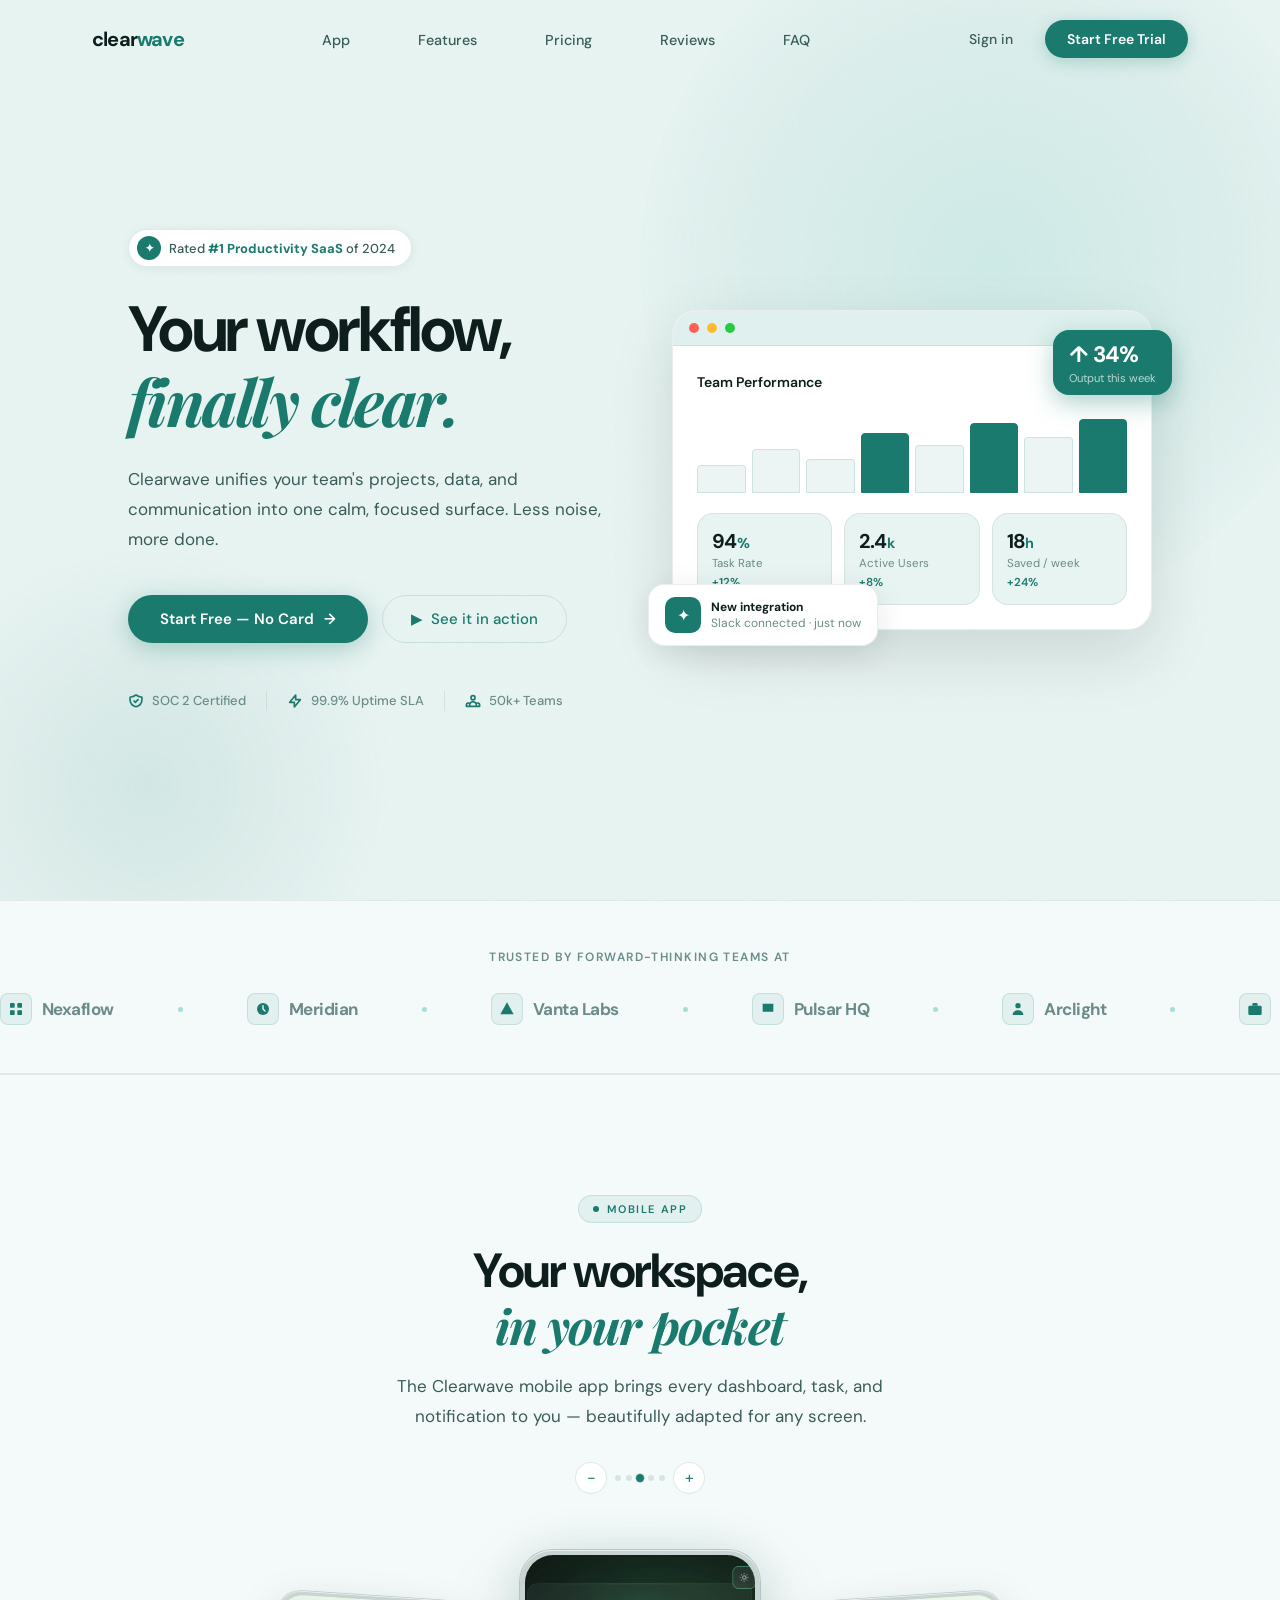
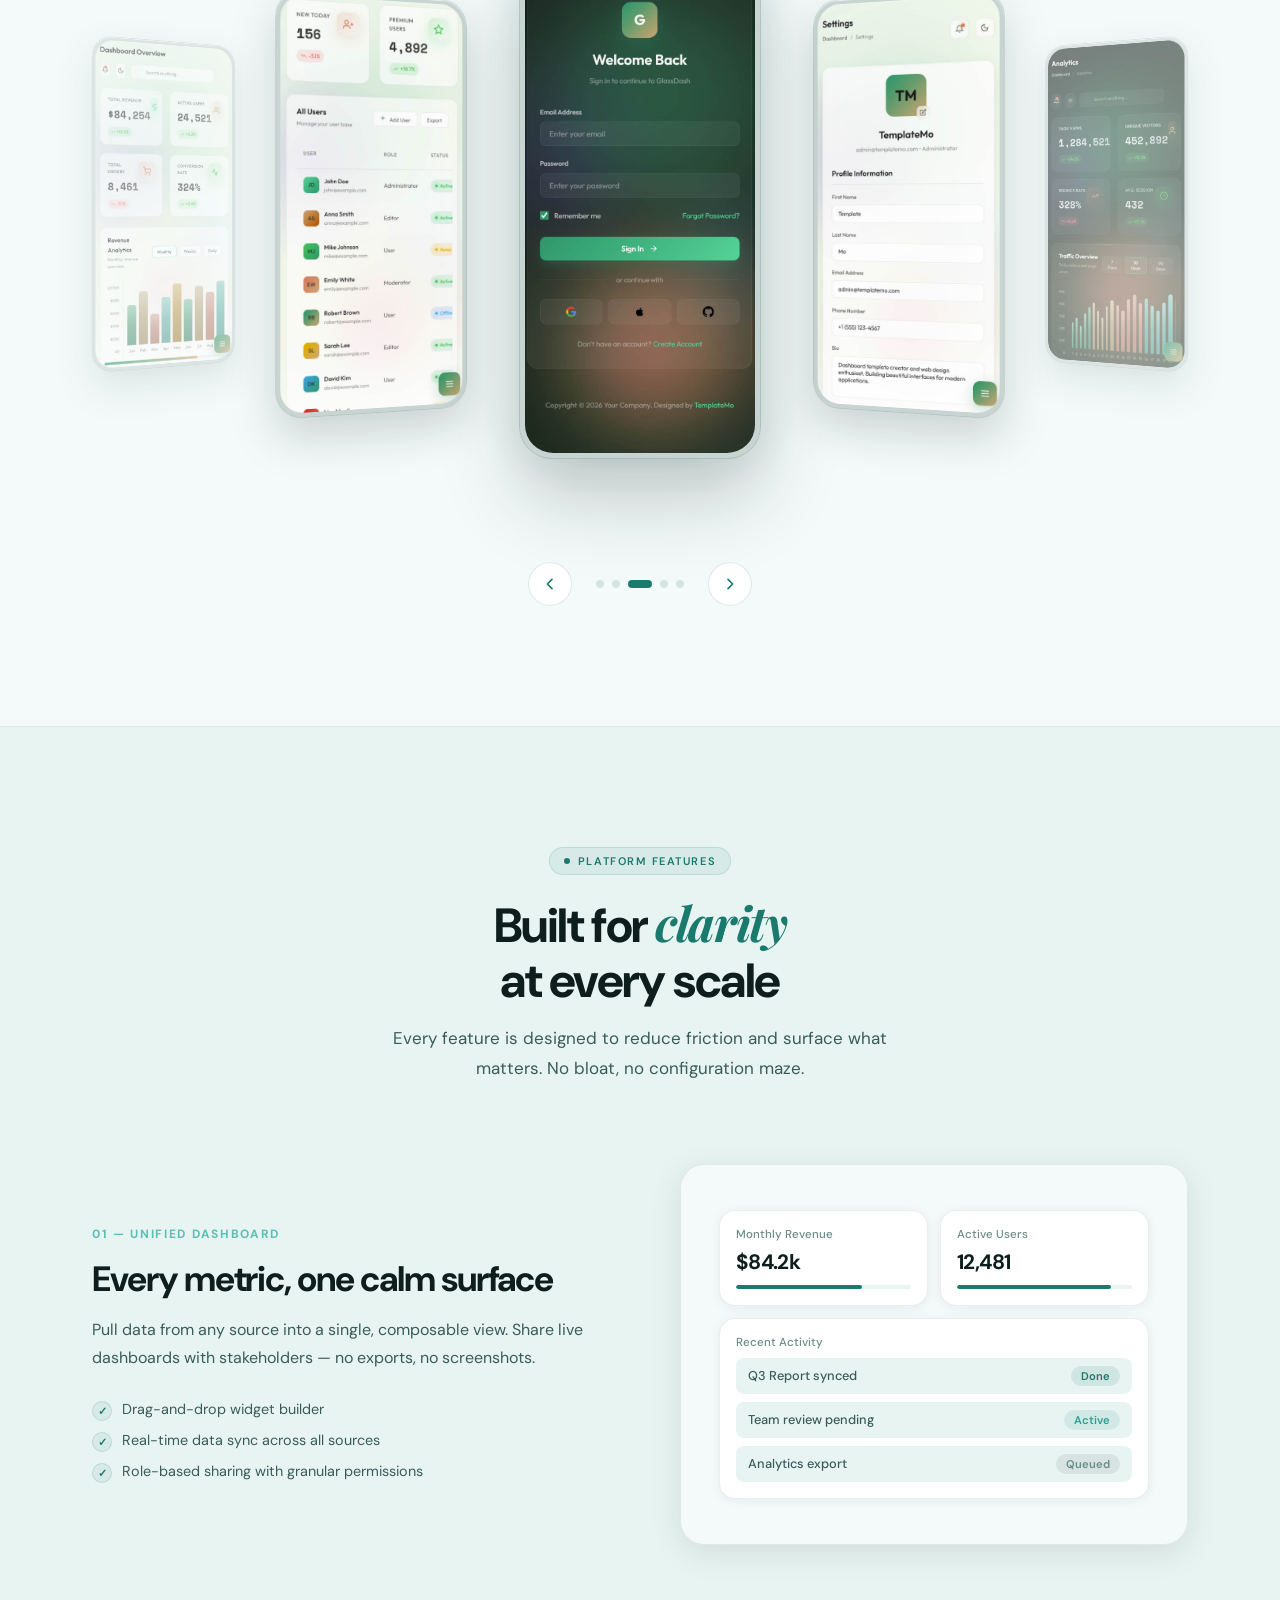
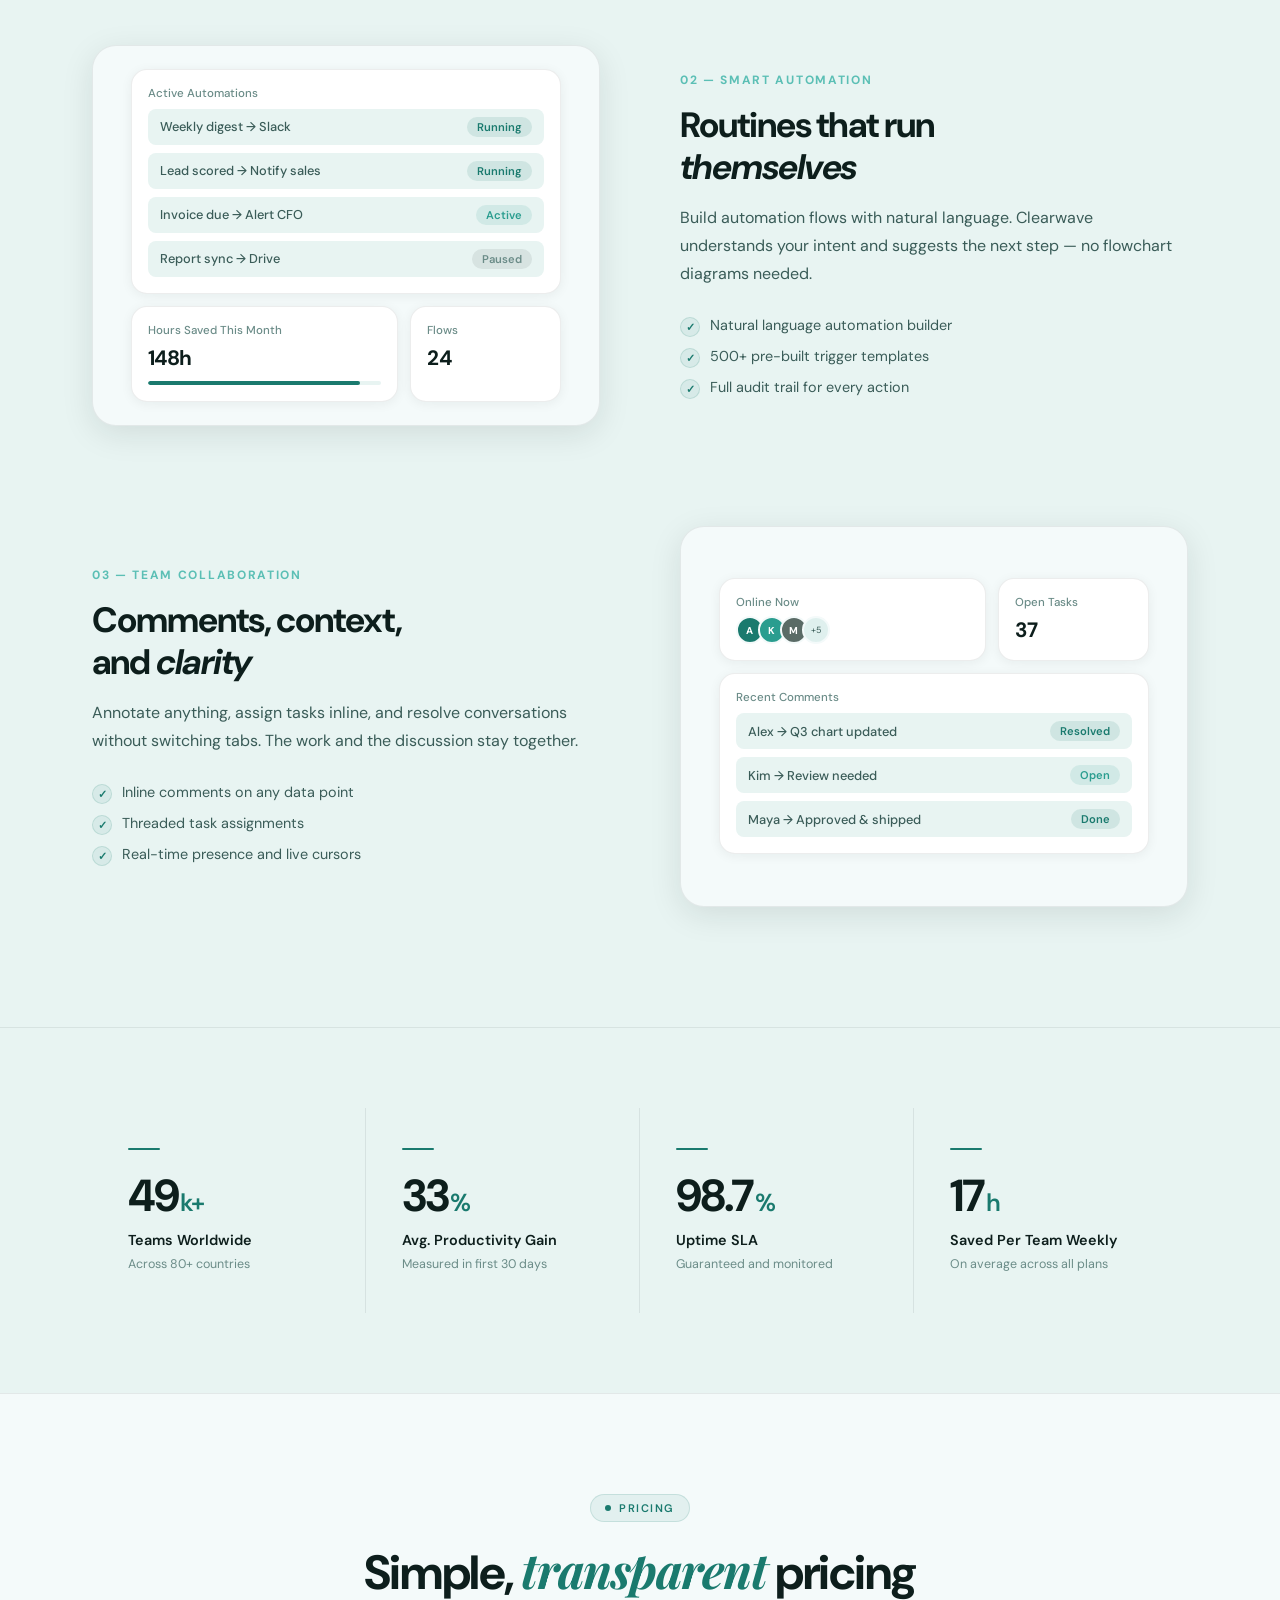
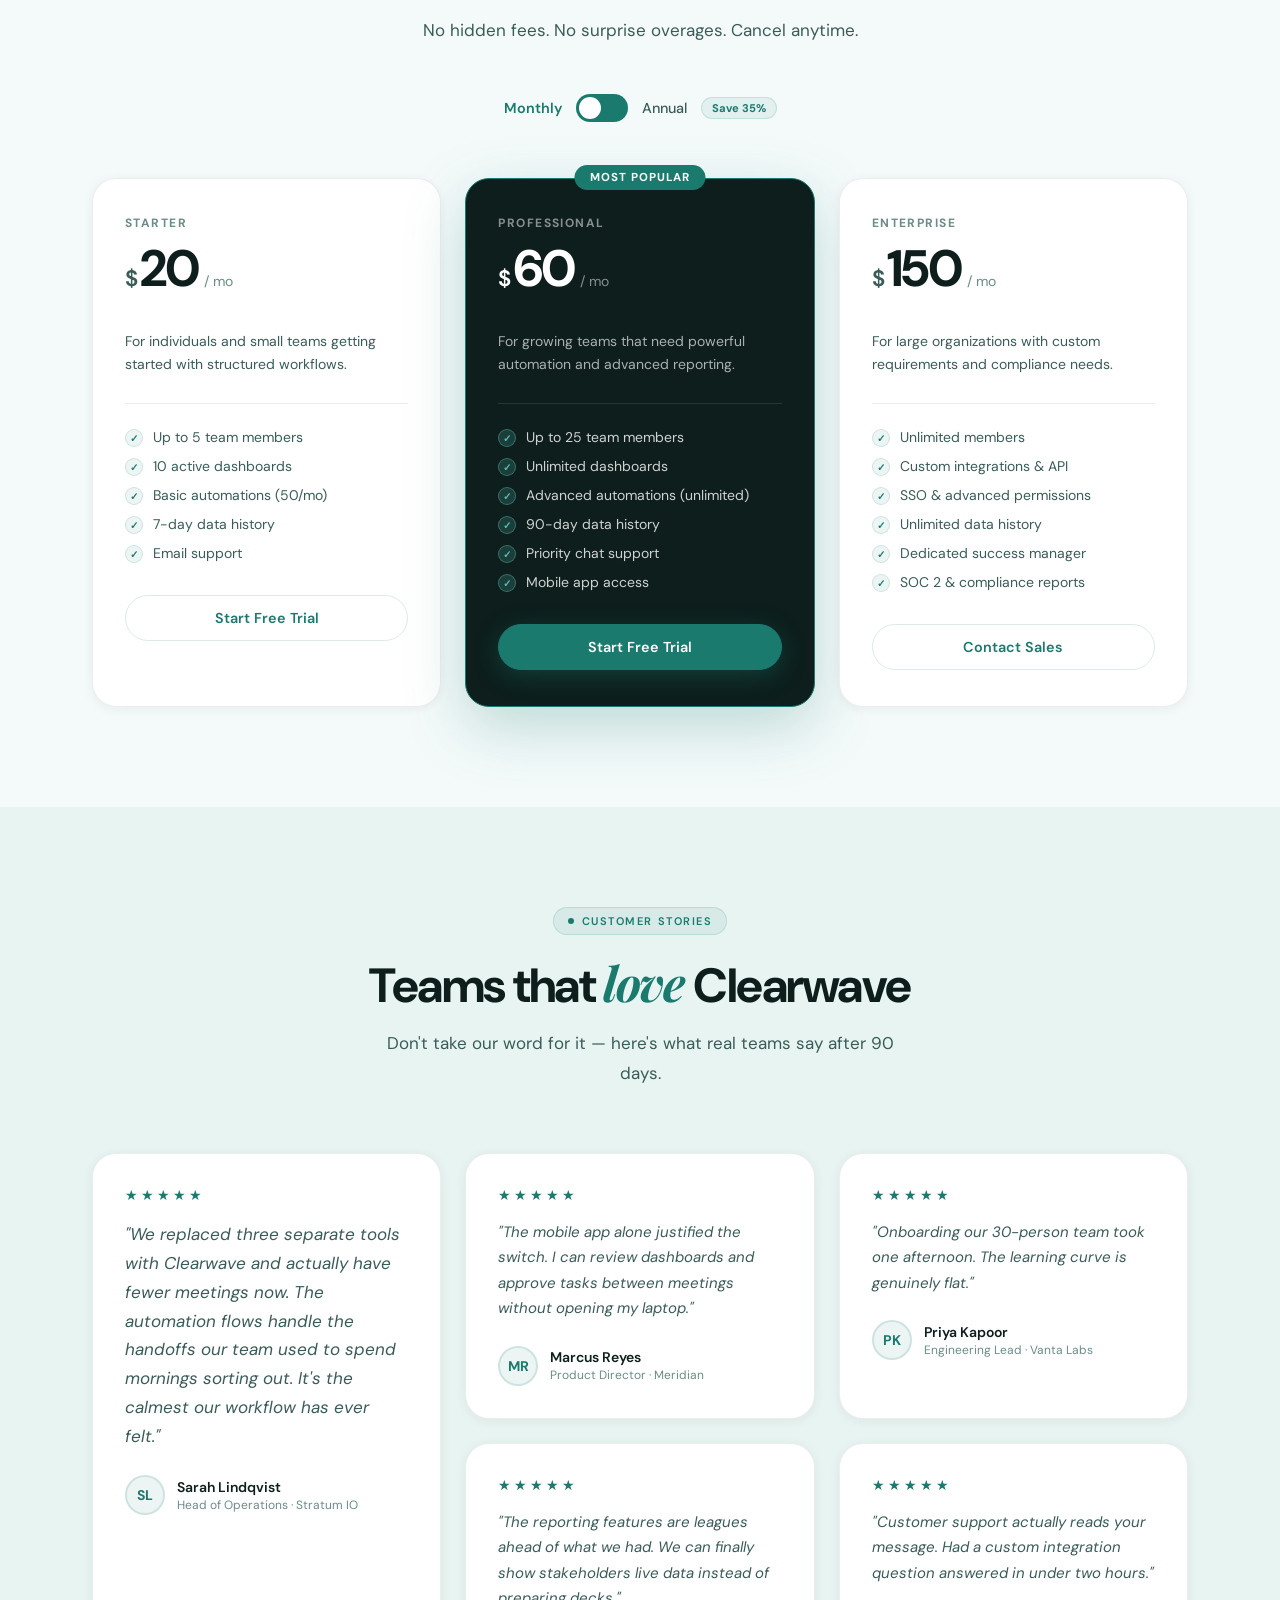
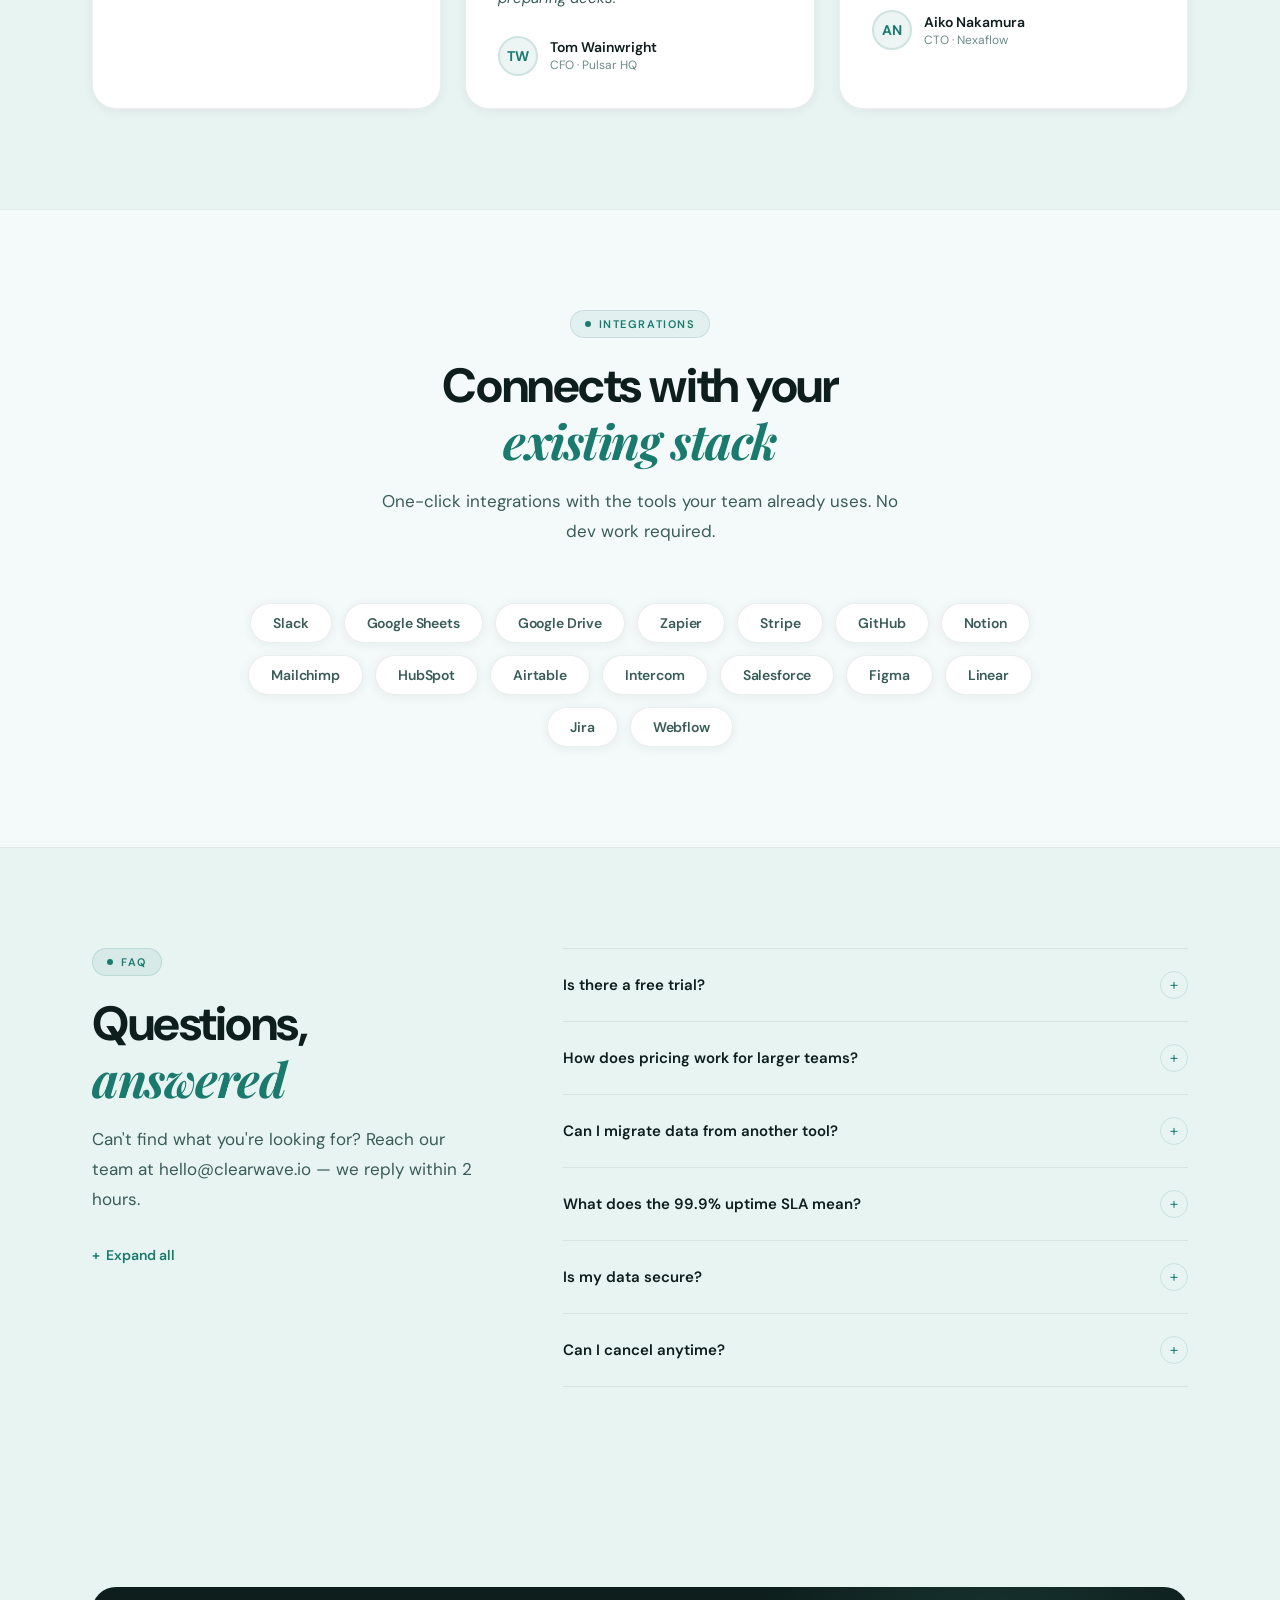
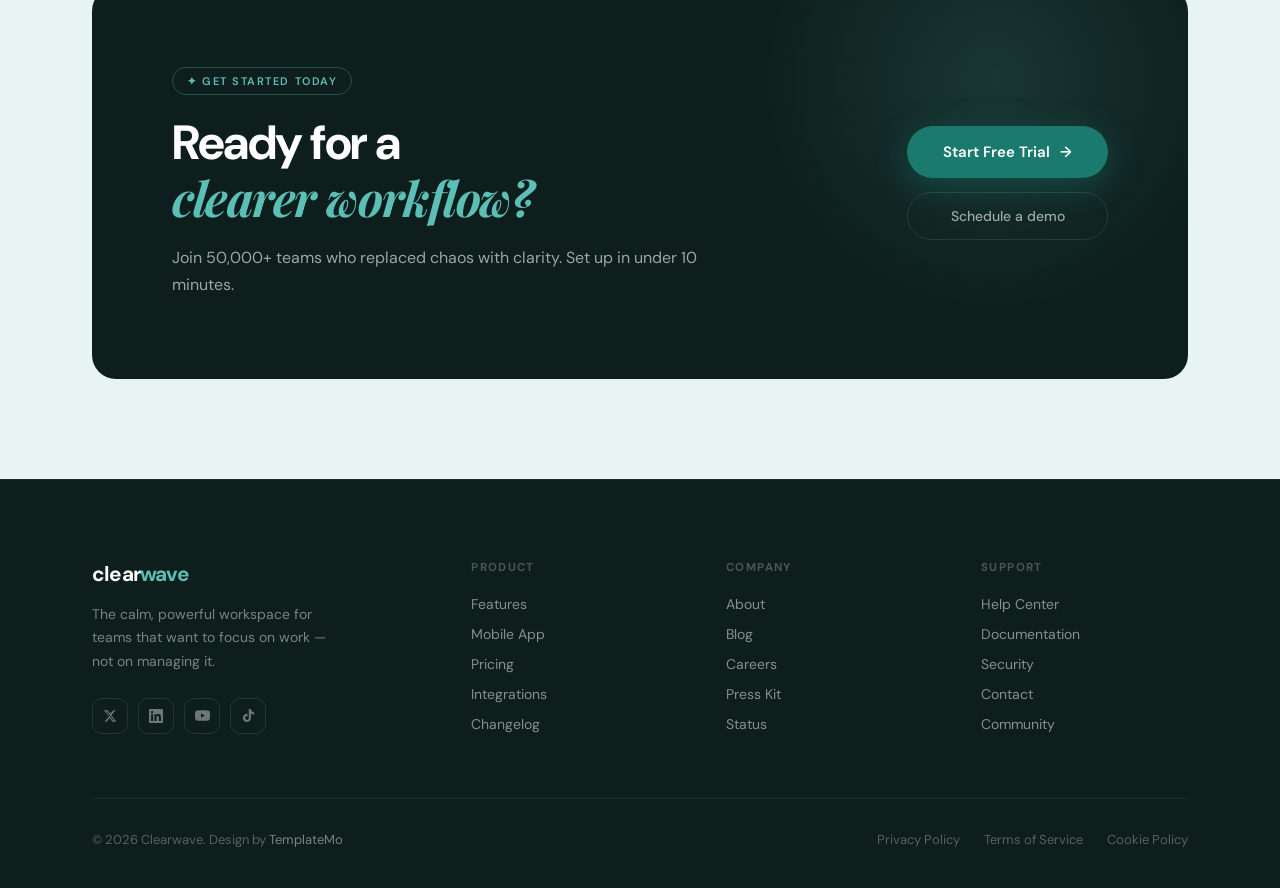
<file: test/index.html>
<!DOCTYPE html>
<html lang="en">
<head>
  <meta charset="UTF-8" />
  <meta name="viewport" content="width=device-width, initial-scale=1.0" />
  <title>TemplateMo 622 Clearwave</title>
  <!--
  TemplateMo 622 Clearwave
  https://templatemo.com/tm-622-clearwave
  Free for personal and commercial use
  -->
  <link rel="preconnect" href="https://fonts.googleapis.com" />
  <link rel="preconnect" href="https://fonts.gstatic.com" crossorigin />
  <link href="https://fonts.googleapis.com/css2?family=DM+Sans:ital,opsz,wght@0,9..40,300;0,9..40,400;0,9..40,500;0,9..40,600;0,9..40,700;1,9..40,300&family=Playfair+Display:ital,wght@0,700;1,600&display=swap" rel="stylesheet" />

  <link rel="stylesheet" href="templatemo-622-clearwave.css" />
</head>
<body>

  <!-- ── MOBILE MENU ── -->
  <div class="mobile-menu" id="mobileMenu" role="dialog" aria-modal="true" aria-label="Navigation">
    <a href="#screens">App</a>
    <a href="#features">Features</a>
    <a href="#pricing">Pricing</a>
    <a href="#testimonials">Reviews</a>
    <a href="#integrations">Integrations</a>
    <a href="#faq">FAQ</a>
    <a href="#" class="mobile-cta btn-primary">Start Free Trial</a>
  </div>

  <!-- ── 1. NAV ── -->
  <nav class="nav" id="mainNav" role="navigation" aria-label="Main navigation">
    <div class="nav-inner">
      <a href="#" class="nav-logo">clear<span>wave</span></a>
      <ul class="nav-links" role="list">
        <li><a href="#screens">App</a></li>
        <li><a href="#features">Features</a></li>
        <li><a href="#pricing">Pricing</a></li>
        <li><a href="#testimonials">Reviews</a></li>
        <li><a href="#faq">FAQ</a></li>
      </ul>
      <div class="nav-cta">
        <a href="#" class="btn-ghost">Sign in</a>
        <a href="#" class="btn-primary">Start Free Trial</a>
      </div>
      <button class="nav-hamburger" id="hamburger" aria-label="Toggle menu" aria-expanded="false">
        <span></span><span></span><span></span>
      </button>
    </div>
  </nav>

  <!-- ── 2. HERO ── -->
  <section class="hero">
    <div class="container">
      <div class="hero-inner">
        <div class="hero-content">
          <div class="hero-badge reveal">
            <div class="hero-badge-dot">✦</div>
            <span>Rated <strong>#1 Productivity SaaS</strong> of 2024</span>
          </div>
          <h1 class="hero-title reveal reveal-delay-1">
            Your workflow,<br><em>finally clear.</em>
          </h1>
          <p class="hero-sub reveal reveal-delay-2">
            Clearwave unifies your team's projects, data, and communication into one calm, focused surface. Less noise, more done.
          </p>
          <div class="hero-actions reveal reveal-delay-3">
            <a href="#" class="btn-primary-lg">
              Start Free — No Card
              <span class="btn-arrow">→</span>
            </a>
            <a href="#screens" class="btn-outline-lg">
              <span>▶</span> See it in action
            </a>
          </div>
          <div class="hero-trust reveal reveal-delay-4">
            <div class="trust-item">
              <svg width="16" height="16" fill="none" viewBox="0 0 24 24" stroke="currentColor" stroke-width="2.5"><path stroke-linecap="round" stroke-linejoin="round" d="M9 12l2 2 4-4m5.618-4.016A11.955 11.955 0 0112 2.944a11.955 11.955 0 01-8.618 3.04A12.02 12.02 0 003 9c0 5.591 3.824 10.29 9 11.622 5.176-1.332 9-6.03 9-11.622 0-1.042-.133-2.052-.382-3.016z"/></svg>
              SOC 2 Certified
            </div>
            <div class="trust-divider"></div>
            <div class="trust-item">
              <svg width="16" height="16" fill="none" viewBox="0 0 24 24" stroke="currentColor" stroke-width="2.5"><path stroke-linecap="round" stroke-linejoin="round" d="M13 10V3L4 14h7v7l9-11h-7z"/></svg>
              99.9% Uptime SLA
            </div>
            <div class="trust-divider"></div>
            <div class="trust-item">
              <svg width="16" height="16" fill="none" viewBox="0 0 24 24" stroke="currentColor" stroke-width="2.5"><path stroke-linecap="round" stroke-linejoin="round" d="M17 20h5v-2a3 3 0 00-5.356-1.857M17 20H7m10 0v-2c0-.656-.126-1.283-.356-1.857M7 20H2v-2a3 3 0 015.356-1.857M7 20v-2c0-.656.126-1.283.356-1.857m0 0a5.002 5.002 0 019.288 0M15 7a3 3 0 11-6 0 3 3 0 016 0z"/></svg>
              50k+ Teams
            </div>
          </div>
        </div>
        <div class="hero-visual reveal reveal-delay-2">
          <div class="hero-dashboard">
            <div class="dashboard-bar">
              <div class="db-dot"></div><div class="db-dot"></div><div class="db-dot"></div>
            </div>
            <div class="dashboard-body">
              <div class="db-header">
                <div class="db-title">Team Performance</div>
                <div class="db-tag">Live</div>
              </div>
              <div class="db-chart">
                <div class="db-bar" style="height:35%"></div>
                <div class="db-bar" style="height:55%"></div>
                <div class="db-bar" style="height:42%"></div>
                <div class="db-bar active" style="height:75%"></div>
                <div class="db-bar" style="height:60%"></div>
                <div class="db-bar active" style="height:88%"></div>
                <div class="db-bar" style="height:70%"></div>
                <div class="db-bar active" style="height:92%"></div>
              </div>
              <div class="db-stats">
                <div class="db-stat">
                  <div class="db-stat-val">94<span style="font-size:.9rem;color:var(--accent)">%</span></div>
                  <div class="db-stat-label">Task Rate</div>
                  <div class="db-stat-change">+12%</div>
                </div>
                <div class="db-stat">
                  <div class="db-stat-val">2.4<span style="font-size:.9rem;color:var(--accent)">k</span></div>
                  <div class="db-stat-label">Active Users</div>
                  <div class="db-stat-change">+8%</div>
                </div>
                <div class="db-stat">
                  <div class="db-stat-val">18<span style="font-size:.9rem;color:var(--accent)">h</span></div>
                  <div class="db-stat-label">Saved / week</div>
                  <div class="db-stat-change">+24%</div>
                </div>
              </div>
            </div>
          </div>
          <div class="hero-float-badge">
            <div class="float-badge-icon">✦</div>
            <div class="float-badge-text">
              <strong>New integration</strong>
              <span>Slack connected · just now</span>
            </div>
          </div>
          <div class="hero-float-badge-2">
            <div class="float-badge-2-val">↑ 34%</div>
            <div class="float-badge-2-label">Output this week</div>
          </div>
        </div>
      </div>
    </div>
  </section>

  <!-- ── 3. LOGO TICKER ── -->
  <div class="ticker-section">
    <div class="ticker-label">Trusted by forward-thinking teams at</div>
    <div class="ticker-track-wrap">
      <div class="ticker-track">
        <!-- Set 1 -->
        <div class="ticker-item"><div class="ticker-item-icon"><svg width="16" height="16" viewBox="0 0 24 24" fill="var(--accent)"><rect x="3" y="3" width="7" height="7" rx="1"/><rect x="14" y="3" width="7" height="7" rx="1"/><rect x="3" y="14" width="7" height="7" rx="1"/><rect x="14" y="14" width="7" height="7" rx="1"/></svg></div>Nexaflow</div>
        <div class="ticker-dot"></div>
        <div class="ticker-item"><div class="ticker-item-icon"><svg width="16" height="16" viewBox="0 0 24 24" fill="var(--accent)"><circle cx="12" cy="12" r="9"/><path d="M12 7v5l3 3" stroke="#fff" stroke-width="2" stroke-linecap="round"/></svg></div>Meridian</div>
        <div class="ticker-dot"></div>
        <div class="ticker-item"><div class="ticker-item-icon"><svg width="16" height="16" viewBox="0 0 24 24" fill="var(--accent)"><polygon points="12,2 22,20 2,20"/></svg></div>Vanta Labs</div>
        <div class="ticker-dot"></div>
        <div class="ticker-item"><div class="ticker-item-icon"><svg width="16" height="16" viewBox="0 0 24 24" fill="var(--accent)"><path d="M4 4h16v12H4z M8 20h8"/></svg></div>Pulsar HQ</div>
        <div class="ticker-dot"></div>
        <div class="ticker-item"><div class="ticker-item-icon"><svg width="16" height="16" viewBox="0 0 24 24" fill="var(--accent)"><circle cx="12" cy="7" r="4"/><path d="M4 21c0-4 3.6-7 8-7s8 3 8 7"/></svg></div>Arclight</div>
        <div class="ticker-dot"></div>
        <div class="ticker-item"><div class="ticker-item-icon"><svg width="16" height="16" viewBox="0 0 24 24" fill="var(--accent)"><rect x="2" y="7" width="20" height="14" rx="2"/><path d="M16 7V5a2 2 0 00-2-2h-4a2 2 0 00-2 2v2"/></svg></div>Korova Co.</div>
        <div class="ticker-dot"></div>
        <div class="ticker-item"><div class="ticker-item-icon"><svg width="16" height="16" viewBox="0 0 24 24" fill="var(--accent)"><path d="M12 2L2 7l10 5 10-5-10-5zM2 17l10 5 10-5M2 12l10 5 10-5"/></svg></div>Stratum IO</div>
        <div class="ticker-dot"></div>
        <div class="ticker-item"><div class="ticker-item-icon"><svg width="16" height="16" viewBox="0 0 24 24" fill="var(--accent)"><path d="M22 12h-4l-3 9L9 3l-3 9H2"/></svg></div>Lumiq</div>
        <div class="ticker-dot"></div>
        <!-- Set 2 (duplicate for seamless loop) -->
        <div class="ticker-item"><div class="ticker-item-icon"><svg width="16" height="16" viewBox="0 0 24 24" fill="var(--accent)"><rect x="3" y="3" width="7" height="7" rx="1"/><rect x="14" y="3" width="7" height="7" rx="1"/><rect x="3" y="14" width="7" height="7" rx="1"/><rect x="14" y="14" width="7" height="7" rx="1"/></svg></div>Nexaflow</div>
        <div class="ticker-dot"></div>
        <div class="ticker-item"><div class="ticker-item-icon"><svg width="16" height="16" viewBox="0 0 24 24" fill="var(--accent)"><circle cx="12" cy="12" r="9"/><path d="M12 7v5l3 3" stroke="#fff" stroke-width="2" stroke-linecap="round"/></svg></div>Meridian</div>
        <div class="ticker-dot"></div>
        <div class="ticker-item"><div class="ticker-item-icon"><svg width="16" height="16" viewBox="0 0 24 24" fill="var(--accent)"><polygon points="12,2 22,20 2,20"/></svg></div>Vanta Labs</div>
        <div class="ticker-dot"></div>
        <div class="ticker-item"><div class="ticker-item-icon"><svg width="16" height="16" viewBox="0 0 24 24" fill="var(--accent)"><path d="M4 4h16v12H4z M8 20h8"/></svg></div>Pulsar HQ</div>
        <div class="ticker-dot"></div>
        <div class="ticker-item"><div class="ticker-item-icon"><svg width="16" height="16" viewBox="0 0 24 24" fill="var(--accent)"><circle cx="12" cy="7" r="4"/><path d="M4 21c0-4 3.6-7 8-7s8 3 8 7"/></svg></div>Arclight</div>
        <div class="ticker-dot"></div>
        <div class="ticker-item"><div class="ticker-item-icon"><svg width="16" height="16" viewBox="0 0 24 24" fill="var(--accent)"><rect x="2" y="7" width="20" height="14" rx="2"/><path d="M16 7V5a2 2 0 00-2-2h-4a2 2 0 00-2 2v2"/></svg></div>Korova Co.</div>
        <div class="ticker-dot"></div>
        <div class="ticker-item"><div class="ticker-item-icon"><svg width="16" height="16" viewBox="0 0 24 24" fill="var(--accent)"><path d="M12 2L2 7l10 5 10-5-10-5zM2 17l10 5 10-5M2 12l10 5 10-5"/></svg></div>Stratum IO</div>
        <div class="ticker-dot"></div>
        <div class="ticker-item"><div class="ticker-item-icon"><svg width="16" height="16" viewBox="0 0 24 24" fill="var(--accent)"><path d="M22 12h-4l-3 9L9 3l-3 9H2"/></svg></div>Lumiq</div>
        <div class="ticker-dot"></div>
      </div>
    </div>
  </div>

  <!-- ── 5. 3D PHONE CAROUSEL ── -->
  <section class="carousel-section" id="screens">
    <div class="container">
      <div class="carousel-header">
        <div class="section-label reveal">Mobile App</div>
        <h2 class="section-title reveal reveal-delay-1">Your workspace,<br><em>in your pocket</em></h2>
        <p class="section-sub reveal reveal-delay-2">The Clearwave mobile app brings every dashboard, task, and notification to you — beautifully adapted for any screen.</p>
      </div>
    </div>
    <div class="carousel-zoom">
      <button class="zoom-btn" id="zoomOut" aria-label="Zoom out">−</button>
      <div class="zoom-pips" id="zoomPips"></div>
      <button class="zoom-btn" id="zoomIn" aria-label="Zoom in">+</button>
    </div>

    <div class="carousel-stage" id="carouselStage">
      <div class="carousel-track" id="carouselTrack">

        <!-- Phone screens: 5 different screen designs + extras for looping -->
        <!-- We will render 7 cards and cycle positions -->

        <div class="phone-card" data-pos="left2" data-index="0">
          <div class="phone-shell">
            <div class="phone-screen">
              <img src="images/tm-622-screen-01.jpg" alt="App screen 1" style="width:100%;height:100%;object-fit:cover;display:block;" loading="lazy" />
            </div>
          </div>

        </div>

        <div class="phone-card" data-pos="left1" data-index="1">
          <div class="phone-shell">
            <div class="phone-screen">
              <img src="images/tm-622-screen-02.jpg" alt="App screen 2" style="width:100%;height:100%;object-fit:cover;display:block;" loading="lazy" />
            </div>
          </div>

        </div>

        <div class="phone-card" data-pos="center" data-index="2">
          <div class="phone-shell">
            <div class="phone-screen">
              <img src="images/tm-622-screen-03.jpg" alt="App screen 3" style="width:100%;height:100%;object-fit:cover;display:block;" loading="lazy" />
            </div>
          </div>

        </div>

        <div class="phone-card" data-pos="right1" data-index="3">
          <div class="phone-shell">
            <div class="phone-screen">
              <img src="images/tm-622-screen-04.jpg" alt="App screen 4" style="width:100%;height:100%;object-fit:cover;display:block;" loading="lazy" />
            </div>
          </div>

        </div>

        <div class="phone-card" data-pos="right2" data-index="4">
          <div class="phone-shell">
            <div class="phone-screen">
              <img src="images/tm-622-screen-05.jpg" alt="App screen 5" style="width:100%;height:100%;object-fit:cover;display:block;" loading="lazy" />
            </div>
          </div>

        </div>

      </div>
    </div>

    <div style="display:flex;align-items:center;justify-content:center;gap:24px;width:100%;margin-top:48px;">
      <button class="carousel-btn" id="carouselPrev" aria-label="Previous screen">
        <svg width="16" height="16" fill="none" viewBox="0 0 24 24" stroke="currentColor" stroke-width="2.5"><path stroke-linecap="round" stroke-linejoin="round" d="M15 19l-7-7 7-7"/></svg>
      </button>
      <div class="carousel-dots" id="carouselDots"></div>
      <button class="carousel-btn" id="carouselNext" aria-label="Next screen">
        <svg width="16" height="16" fill="none" viewBox="0 0 24 24" stroke="currentColor" stroke-width="2.5"><path stroke-linecap="round" stroke-linejoin="round" d="M9 5l7 7-7 7"/></svg>
      </button>
    </div>
  </section>

  <!-- ── 4. FEATURES ── -->
  <section class="features-section" id="features">
    <div class="container">
      <div class="features-header">
        <div class="section-label reveal">Platform Features</div>
        <h2 class="section-title reveal reveal-delay-1">Built for <em>clarity</em><br>at every scale</h2>
        <p class="section-sub reveal reveal-delay-2">Every feature is designed to reduce friction and surface what matters. No bloat, no configuration maze.</p>
      </div>

      <!-- Feature 1 -->
      <div class="feature-row">
        <div class="feature-content reveal">
          <div class="feature-number">01 — Unified Dashboard</div>
          <h3 class="feature-title">Every metric, one calm surface</h3>
          <p class="feature-desc">Pull data from any source into a single, composable view. Share live dashboards with stakeholders — no exports, no screenshots.</p>
          <div class="feature-checklist">
            <div class="feature-check"><div class="check-icon">✓</div><span>Drag-and-drop widget builder</span></div>
            <div class="feature-check"><div class="check-icon">✓</div><span>Real-time data sync across all sources</span></div>
            <div class="feature-check"><div class="check-icon">✓</div><span>Role-based sharing with granular permissions</span></div>
          </div>
        </div>
        <div class="feature-visual reveal reveal-delay-1">
          <div class="feature-visual-inner">
            <div class="fv-row">
              <div class="fv-card">
                <div class="fv-card-label">Monthly Revenue</div>
                <div class="fv-card-val">$84.2k</div>
                <div class="fv-card-bar"><div class="fv-card-bar-fill" style="width:72%"></div></div>
              </div>
              <div class="fv-card">
                <div class="fv-card-label">Active Users</div>
                <div class="fv-card-val">12,481</div>
                <div class="fv-card-bar"><div class="fv-card-bar-fill" style="width:88%"></div></div>
              </div>
            </div>
            <div class="fv-card">
              <div class="fv-card-label">Recent Activity</div>
              <div class="fv-list" style="margin-top:8px">
                <div class="fv-list-item"><span class="fv-list-name">Q3 Report synced</span><span class="fv-pill green">Done</span></div>
                <div class="fv-list-item"><span class="fv-list-name">Team review pending</span><span class="fv-pill blue">Active</span></div>
                <div class="fv-list-item"><span class="fv-list-name">Analytics export</span><span class="fv-pill dim">Queued</span></div>
              </div>
            </div>
          </div>
        </div>
      </div>

      <!-- Feature 2 -->
      <div class="feature-row reverse">
        <div class="feature-content reveal">
          <div class="feature-number">02 — Smart Automation</div>
          <h3 class="feature-title">Routines that run<br><em>themselves</em></h3>
          <p class="feature-desc">Build automation flows with natural language. Clearwave understands your intent and suggests the next step — no flowchart diagrams needed.</p>
          <div class="feature-checklist">
            <div class="feature-check"><div class="check-icon">✓</div><span>Natural language automation builder</span></div>
            <div class="feature-check"><div class="check-icon">✓</div><span>500+ pre-built trigger templates</span></div>
            <div class="feature-check"><div class="check-icon">✓</div><span>Full audit trail for every action</span></div>
          </div>
        </div>
        <div class="feature-visual reveal reveal-delay-1">
          <div class="feature-visual-inner">
            <div class="fv-card">
              <div class="fv-card-label">Active Automations</div>
              <div class="fv-list" style="margin-top:8px">
                <div class="fv-list-item"><span class="fv-list-name">Weekly digest → Slack</span><span class="fv-pill green">Running</span></div>
                <div class="fv-list-item"><span class="fv-list-name">Lead scored → Notify sales</span><span class="fv-pill green">Running</span></div>
                <div class="fv-list-item"><span class="fv-list-name">Invoice due → Alert CFO</span><span class="fv-pill blue">Active</span></div>
                <div class="fv-list-item"><span class="fv-list-name">Report sync → Drive</span><span class="fv-pill dim">Paused</span></div>
              </div>
            </div>
            <div class="fv-row">
              <div class="fv-card fv-wide">
                <div class="fv-card-label">Hours Saved This Month</div>
                <div class="fv-card-val">148h</div>
                <div class="fv-card-bar"><div class="fv-card-bar-fill" style="width:91%"></div></div>
              </div>
              <div class="fv-card">
                <div class="fv-card-label">Flows</div>
                <div class="fv-card-val">24</div>
              </div>
            </div>
          </div>
        </div>
      </div>

      <!-- Feature 3 -->
      <div class="feature-row">
        <div class="feature-content reveal">
          <div class="feature-number">03 — Team Collaboration</div>
          <h3 class="feature-title">Comments, context,<br>and <em>clarity</em></h3>
          <p class="feature-desc">Annotate anything, assign tasks inline, and resolve conversations without switching tabs. The work and the discussion stay together.</p>
          <div class="feature-checklist">
            <div class="feature-check"><div class="check-icon">✓</div><span>Inline comments on any data point</span></div>
            <div class="feature-check"><div class="check-icon">✓</div><span>Threaded task assignments</span></div>
            <div class="feature-check"><div class="check-icon">✓</div><span>Real-time presence and live cursors</span></div>
          </div>
        </div>
        <div class="feature-visual reveal reveal-delay-1">
          <div class="feature-visual-inner">
            <div class="fv-row">
              <div class="fv-card fv-wide">
                <div class="fv-card-label">Online Now</div>
                <div style="display:flex;gap:-4px;margin-top:6px">
                  <div style="width:28px;height:28px;border-radius:50%;background:var(--accent);border:2px solid var(--surface);display:flex;align-items:center;justify-content:center;font-size:10px;font-weight:700;color:#fff">A</div>
                  <div style="width:28px;height:28px;border-radius:50%;background:var(--accent-mid);border:2px solid var(--surface);display:flex;align-items:center;justify-content:center;font-size:10px;font-weight:700;color:#fff;margin-left:-6px">K</div>
                  <div style="width:28px;height:28px;border-radius:50%;background:#5A6B66;border:2px solid var(--surface);display:flex;align-items:center;justify-content:center;font-size:10px;font-weight:700;color:#fff;margin-left:-6px">M</div>
                  <div style="width:28px;height:28px;border-radius:50%;background:var(--bg-alt);border:2px solid var(--surface);display:flex;align-items:center;justify-content:center;font-size:9px;color:var(--text-2);margin-left:-6px">+5</div>
                </div>
              </div>
              <div class="fv-card">
                <div class="fv-card-label">Open Tasks</div>
                <div class="fv-card-val">37</div>
              </div>
            </div>
            <div class="fv-card">
              <div class="fv-card-label">Recent Comments</div>
              <div class="fv-list" style="margin-top:8px">
                <div class="fv-list-item"><span class="fv-list-name">Alex → Q3 chart updated</span><span class="fv-pill green">Resolved</span></div>
                <div class="fv-list-item"><span class="fv-list-name">Kim → Review needed</span><span class="fv-pill blue">Open</span></div>
                <div class="fv-list-item"><span class="fv-list-name">Maya → Approved & shipped</span><span class="fv-pill green">Done</span></div>
              </div>
            </div>
          </div>
        </div>
      </div>
    </div>
  </section>

  <!-- ── 6. STATS ── -->
  <section class="stats-section">
    <div class="container">
      <div class="stats-grid">
        <div class="stat-card reveal">
          <div class="stat-rule"></div>
          <div class="stat-value"><span class="stat-num" data-target="50">0</span><span class="stat-suffix">k+</span></div>
          <div class="stat-label">Teams Worldwide</div>
          <div class="stat-sublabel">Across 80+ countries</div>
        </div>
        <div class="stat-card reveal reveal-delay-1">
          <div class="stat-rule"></div>
          <div class="stat-value"><span class="stat-num" data-target="34">0</span><span class="stat-suffix">%</span></div>
          <div class="stat-label">Avg. Productivity Gain</div>
          <div class="stat-sublabel">Measured in first 30 days</div>
        </div>
        <div class="stat-card reveal reveal-delay-2">
          <div class="stat-rule"></div>
          <div class="stat-value"><span class="stat-num" data-target="99" data-decimal="9">0</span><span class="stat-suffix">%</span></div>
          <div class="stat-label">Uptime SLA</div>
          <div class="stat-sublabel">Guaranteed and monitored</div>
        </div>
        <div class="stat-card reveal reveal-delay-3">
          <div class="stat-rule"></div>
          <div class="stat-value"><span class="stat-num" data-target="18">0</span><span class="stat-suffix">h</span></div>
          <div class="stat-label">Saved Per Team Weekly</div>
          <div class="stat-sublabel">On average across all plans</div>
        </div>
      </div>
    </div>
  </section>

  <!-- ── 7. PRICING ── -->
  <section class="pricing-section" id="pricing">
    <div class="container">
      <div class="pricing-header">
        <div class="section-label reveal">Pricing</div>
        <h2 class="section-title reveal reveal-delay-1">Simple, <em>transparent</em> pricing</h2>
        <p class="section-sub reveal reveal-delay-2">No hidden fees. No surprise overages. Cancel anytime.</p>
      </div>
      <div class="pricing-toggle reveal">
        <span class="toggle-label active" id="monthlyLabel">Monthly</span>
        <div class="toggle-switch" id="pricingToggle" role="switch" aria-checked="false" tabindex="0" aria-label="Toggle annual billing"></div>
        <span class="toggle-label" id="annualLabel">Annual</span>
        <div class="toggle-badge">Save 35%</div>
      </div>
      <div class="pricing-grid">
        <div class="pricing-card reveal">
          <div class="pricing-tier">Starter</div>
          <div class="pricing-price">
            <span class="price-currency">$</span>
            <span class="price-amount" id="price-starter">20</span>
            <span class="price-period">&nbsp;/ mo</span>
          </div>
          <div class="price-annual-note" id="annual-note-starter">&nbsp;</div>
          <p class="pricing-desc">For individuals and small teams getting started with structured workflows.</p>
          <div class="pricing-divider"></div>
          <div class="pricing-features">
            <div class="pricing-feature"><div class="pricing-check">✓</div><span>Up to 5 team members</span></div>
            <div class="pricing-feature"><div class="pricing-check">✓</div><span>10 active dashboards</span></div>
            <div class="pricing-feature"><div class="pricing-check">✓</div><span>Basic automations (50/mo)</span></div>
            <div class="pricing-feature"><div class="pricing-check">✓</div><span>7-day data history</span></div>
            <div class="pricing-feature"><div class="pricing-check">✓</div><span>Email support</span></div>
          </div>
          <a href="#" class="pricing-cta">Start Free Trial</a>
        </div>
        <div class="pricing-card featured reveal reveal-delay-1">
          <div class="pricing-badge">Most Popular</div>
          <div class="pricing-tier">Professional</div>
          <div class="pricing-price">
            <span class="price-currency">$</span>
            <span class="price-amount" id="price-pro">60</span>
            <span class="price-period">&nbsp;/ mo</span>
          </div>
          <div class="price-annual-note" id="annual-note-pro">&nbsp;</div>
          <p class="pricing-desc">For growing teams that need powerful automation and advanced reporting.</p>
          <div class="pricing-divider"></div>
          <div class="pricing-features">
            <div class="pricing-feature"><div class="pricing-check">✓</div><span>Up to 25 team members</span></div>
            <div class="pricing-feature"><div class="pricing-check">✓</div><span>Unlimited dashboards</span></div>
            <div class="pricing-feature"><div class="pricing-check">✓</div><span>Advanced automations (unlimited)</span></div>
            <div class="pricing-feature"><div class="pricing-check">✓</div><span>90-day data history</span></div>
            <div class="pricing-feature"><div class="pricing-check">✓</div><span>Priority chat support</span></div>
            <div class="pricing-feature"><div class="pricing-check">✓</div><span>Mobile app access</span></div>
          </div>
          <a href="#" class="pricing-cta">Start Free Trial</a>
        </div>
        <div class="pricing-card reveal reveal-delay-2">
          <div class="pricing-tier">Enterprise</div>
          <div class="pricing-price">
            <span class="price-currency">$</span>
            <span class="price-amount" id="price-ent">150</span>
            <span class="price-period">&nbsp;/ mo</span>
          </div>
          <div class="price-annual-note" id="annual-note-ent">&nbsp;</div>
          <p class="pricing-desc">For large organizations with custom requirements and compliance needs.</p>
          <div class="pricing-divider"></div>
          <div class="pricing-features">
            <div class="pricing-feature"><div class="pricing-check">✓</div><span>Unlimited members</span></div>
            <div class="pricing-feature"><div class="pricing-check">✓</div><span>Custom integrations & API</span></div>
            <div class="pricing-feature"><div class="pricing-check">✓</div><span>SSO & advanced permissions</span></div>
            <div class="pricing-feature"><div class="pricing-check">✓</div><span>Unlimited data history</span></div>
            <div class="pricing-feature"><div class="pricing-check">✓</div><span>Dedicated success manager</span></div>
            <div class="pricing-feature"><div class="pricing-check">✓</div><span>SOC 2 & compliance reports</span></div>
          </div>
          <a href="#" class="pricing-cta">Contact Sales</a>
        </div>
      </div>
    </div>
  </section>

  <!-- ── 8. TESTIMONIALS ── -->
  <section class="testimonials-section" id="testimonials">
    <div class="container">
      <div class="testimonials-header">
        <div class="section-label reveal">Customer Stories</div>
        <h2 class="section-title reveal reveal-delay-1">Teams that <em>love</em> Clearwave</h2>
        <p class="section-sub reveal reveal-delay-2">Don't take our word for it — here's what real teams say after 90 days.</p>
      </div>
      <div class="testimonials-grid">
        <div class="testimonial-card tall reveal">
          <div class="testimonial-stars"><span>★</span><span>★</span><span>★</span><span>★</span><span>★</span></div>
          <p class="testimonial-quote">"We replaced three separate tools with Clearwave and actually have fewer meetings now. The automation flows handle the handoffs our team used to spend mornings sorting out. It's the calmest our workflow has ever felt."</p>
          <div class="testimonial-author">
            <div class="author-avatar">SL</div>
            <div>
              <div class="author-name">Sarah Lindqvist</div>
              <div class="author-role">Head of Operations · Stratum IO</div>
            </div>
          </div>
        </div>
        <div class="testimonial-card reveal reveal-delay-1">
          <div class="testimonial-stars"><span>★</span><span>★</span><span>★</span><span>★</span><span>★</span></div>
          <p class="testimonial-quote">"The mobile app alone justified the switch. I can review dashboards and approve tasks between meetings without opening my laptop."</p>
          <div class="testimonial-author">
            <div class="author-avatar">MR</div>
            <div>
              <div class="author-name">Marcus Reyes</div>
              <div class="author-role">Product Director · Meridian</div>
            </div>
          </div>
        </div>
        <div class="testimonial-card reveal reveal-delay-2">
          <div class="testimonial-stars"><span>★</span><span>★</span><span>★</span><span>★</span><span>★</span></div>
          <p class="testimonial-quote">"Onboarding our 30-person team took one afternoon. The learning curve is genuinely flat."</p>
          <div class="testimonial-author">
            <div class="author-avatar">PK</div>
            <div>
              <div class="author-name">Priya Kapoor</div>
              <div class="author-role">Engineering Lead · Vanta Labs</div>
            </div>
          </div>
        </div>
        <div class="testimonial-card reveal reveal-delay-1">
          <div class="testimonial-stars"><span>★</span><span>★</span><span>★</span><span>★</span><span>★</span></div>
          <p class="testimonial-quote">"The reporting features are leagues ahead of what we had. We can finally show stakeholders live data instead of preparing decks."</p>
          <div class="testimonial-author">
            <div class="author-avatar">TW</div>
            <div>
              <div class="author-name">Tom Wainwright</div>
              <div class="author-role">CFO · Pulsar HQ</div>
            </div>
          </div>
        </div>
        <div class="testimonial-card reveal reveal-delay-2">
          <div class="testimonial-stars"><span>★</span><span>★</span><span>★</span><span>★</span><span>★</span></div>
          <p class="testimonial-quote">"Customer support actually reads your message. Had a custom integration question answered in under two hours."</p>
          <div class="testimonial-author">
            <div class="author-avatar">AN</div>
            <div>
              <div class="author-name">Aiko Nakamura</div>
              <div class="author-role">CTO · Nexaflow</div>
            </div>
          </div>
        </div>
      </div>
    </div>
  </section>

  <!-- ── 9. INTEGRATIONS ── -->
  <section class="integrations-section" id="integrations">
    <div class="container">
      <div class="integrations-header">
        <div class="section-label reveal">Integrations</div>
        <h2 class="section-title reveal reveal-delay-1">Connects with your<br><em>existing stack</em></h2>
        <p class="section-sub reveal reveal-delay-2">One-click integrations with the tools your team already uses. No dev work required.</p>
      </div>
      <div class="integrations-grid">
        <div class="integration-tile reveal"><div class="integration-name">Slack</div></div>
        <div class="integration-tile reveal reveal-delay-1"><div class="integration-name">Google Sheets</div></div>
        <div class="integration-tile reveal reveal-delay-2"><div class="integration-name">Google Drive</div></div>
        <div class="integration-tile reveal reveal-delay-3"><div class="integration-name">Zapier</div></div>
        <div class="integration-tile reveal"><div class="integration-name">Stripe</div></div>
        <div class="integration-tile reveal reveal-delay-1"><div class="integration-name">GitHub</div></div>
        <div class="integration-tile reveal reveal-delay-2"><div class="integration-name">Notion</div></div>
        <div class="integration-tile reveal reveal-delay-3"><div class="integration-name">Mailchimp</div></div>
        <div class="integration-tile reveal"><div class="integration-name">HubSpot</div></div>
        <div class="integration-tile reveal reveal-delay-1"><div class="integration-name">Airtable</div></div>
        <div class="integration-tile reveal reveal-delay-2"><div class="integration-name">Intercom</div></div>
        <div class="integration-tile reveal reveal-delay-3"><div class="integration-name">Salesforce</div></div>
        <div class="integration-tile reveal"><div class="integration-name">Figma</div></div>
        <div class="integration-tile reveal reveal-delay-1"><div class="integration-name">Linear</div></div>
        <div class="integration-tile reveal reveal-delay-2"><div class="integration-name">Jira</div></div>
        <div class="integration-tile reveal reveal-delay-3"><div class="integration-name">Webflow</div></div>
      </div>
    </div>
  </section>

  <!-- ── 10. FAQ ── -->
  <section class="faq-section" id="faq">
    <div class="container">
      <div class="faq-inner">
        <div class="faq-sidebar reveal">
          <div class="section-label">FAQ</div>
          <h2 class="section-title">Questions,<br><em>answered</em></h2>
          <p class="section-sub">Can't find what you're looking for? Reach our team at hello@clearwave.io — we reply within 2 hours.</p>
          <button class="faq-toggle-all" id="faqToggleAll">
            <span id="faqToggleIcon">+</span> Expand all</button>
        </div>
        <div class="faq-list reveal reveal-delay-1" id="faqList">
          <div class="faq-item">
            <div class="faq-question" tabindex="0" role="button" aria-expanded="false">
              Is there a free trial?
              <div class="faq-icon">+</div>
            </div>
            <div class="faq-answer"><div class="faq-answer-inner">Yes — every plan starts with a 14-day free trial, no credit card required. You get full access to all features in your chosen tier so you can make a real evaluation before committing.</div></div>
          </div>
          <div class="faq-item">
            <div class="faq-question" tabindex="0" role="button" aria-expanded="false">
              How does pricing work for larger teams?
              <div class="faq-icon">+</div>
            </div>
            <div class="faq-answer"><div class="faq-answer-inner">Starter and Professional plans are per-workspace, not per-seat — so you won't see surprise bills as your team grows. Enterprise plans are custom-quoted based on your specific needs and contract length.</div></div>
          </div>
          <div class="faq-item">
            <div class="faq-question" tabindex="0" role="button" aria-expanded="false">
              Can I migrate data from another tool?
              <div class="faq-icon">+</div>
            </div>
            <div class="faq-answer"><div class="faq-answer-inner">We support CSV imports and direct migration from Notion, Airtable, Asana, and Trello. Enterprise customers get a dedicated migration specialist who handles the entire process for you.</div></div>
          </div>
          <div class="faq-item">
            <div class="faq-question" tabindex="0" role="button" aria-expanded="false">
              What does the 99.9% uptime SLA mean?
              <div class="faq-icon">+</div>
            </div>
            <div class="faq-answer"><div class="faq-answer-inner">It means Clearwave is contractually committed to less than 8.7 hours of downtime per year. We monitor availability 24/7, post all incidents publicly at status.clearwave.io, and issue credits automatically if SLA is breached.</div></div>
          </div>
          <div class="faq-item">
            <div class="faq-question" tabindex="0" role="button" aria-expanded="false">
              Is my data secure?
              <div class="faq-icon">+</div>
            </div>
            <div class="faq-answer"><div class="faq-answer-inner">Clearwave is SOC 2 Type II certified, GDPR compliant, and ISO 27001 aligned. All data is encrypted in transit and at rest. You can request a full security report from our compliance team at any time.</div></div>
          </div>
          <div class="faq-item">
            <div class="faq-question" tabindex="0" role="button" aria-expanded="false">
              Can I cancel anytime?
              <div class="faq-icon">+</div>
            </div>
            <div class="faq-answer"><div class="faq-answer-inner">Yes. There are no lock-in contracts on monthly plans. Cancel from your account settings at any time and you won't be charged again. Annual plans are non-refundable but can be cancelled to stop renewal.</div></div>
          </div>
        </div>
      </div>
    </div>
  </section>

  <!-- ── 11. CTA BANNER ── -->
  <section class="cta-section">
    <div class="container">
      <div class="cta-inner reveal">
        <div class="cta-content">
          <div class="cta-label">✦ Get Started Today</div>
          <h2 class="cta-title">Ready for a<br><em>clearer workflow?</em></h2>
          <p class="cta-sub">Join 50,000+ teams who replaced chaos with clarity. Set up in under 10 minutes.</p>
        </div>
        <div class="cta-actions">
          <a href="#" class="btn-cta-primary">
            Start Free Trial
            <span>→</span>
          </a>
          <a href="#" class="btn-cta-ghost">Schedule a demo</a>
        </div>
      </div>
    </div>
  </section>

  <!-- ── 12. FOOTER ── -->
  <footer class="footer">
    <div class="container">
      <div class="footer-grid">
        <div class="footer-brand">
          <a href="#" class="nav-logo">clear<span style="color:var(--accent-light)">wave</span></a>
          <p class="footer-brand-desc">The calm, powerful workspace for teams that want to focus on work — not on managing it.</p>
          <div class="footer-socials">
            <a href="#" class="social-btn" aria-label="Twitter / X">
              <svg width="14" height="14" viewBox="0 0 24 24" fill="currentColor"><path d="M18.244 2.25h3.308l-7.227 8.26 8.502 11.24H16.17l-4.714-6.231-5.401 6.231H2.744l7.73-8.835L1.254 2.25H8.08l4.253 5.622zm-1.161 17.52h1.833L7.084 4.126H5.117z"/></svg>
            </a>
            <a href="#" class="social-btn" aria-label="LinkedIn">
              <svg width="14" height="14" viewBox="0 0 24 24" fill="currentColor"><path d="M20.447 20.452h-3.554v-5.569c0-1.328-.027-3.037-1.852-3.037-1.853 0-2.136 1.445-2.136 2.939v5.667H9.351V9h3.414v1.561h.046c.477-.9 1.637-1.85 3.37-1.85 3.601 0 4.267 2.37 4.267 5.455v6.286zM5.337 7.433a2.062 2.062 0 01-2.063-2.065 2.064 2.064 0 112.063 2.065zm1.782 13.019H3.555V9h3.564v11.452zM22.225 0H1.771C.792 0 0 .774 0 1.729v20.542C0 23.227.792 24 1.771 24h20.451C23.2 24 24 23.227 24 22.271V1.729C24 .774 23.2 0 22.222 0h.003z"/></svg>
            </a>
            <a href="#" class="social-btn" aria-label="YouTube">
              <svg width="15" height="15" viewBox="0 0 24 24" fill="currentColor"><path d="M23.498 6.186a3.016 3.016 0 00-2.122-2.136C19.505 3.545 12 3.545 12 3.545s-7.505 0-9.377.505A3.017 3.017 0 00.502 6.186C0 8.07 0 12 0 12s0 3.93.502 5.814a3.016 3.016 0 002.122 2.136c1.871.505 9.376.505 9.376.505s7.505 0 9.377-.505a3.015 3.015 0 002.122-2.136C24 15.93 24 12 24 12s0-3.93-.502-5.814zM9.545 15.568V8.432L15.818 12l-6.273 3.568z"/></svg>
            </a>
            <a href="#" class="social-btn" aria-label="TikTok">
              <svg width="13" height="13" viewBox="0 0 24 24" fill="currentColor"><path d="M12.525.02c1.31-.02 2.61-.01 3.91-.02.08 1.53.63 3.09 1.75 4.17 1.12 1.11 2.7 1.62 4.24 1.79v4.03c-1.44-.05-2.89-.35-4.2-.97-.57-.26-1.1-.59-1.62-.93-.01 2.92.01 5.84-.02 8.75-.08 1.4-.54 2.79-1.35 3.94-1.31 1.92-3.58 3.17-5.91 3.21-1.43.08-2.86-.31-4.08-1.03-2.02-1.19-3.44-3.37-3.65-5.71-.02-.5-.03-1-.01-1.49.18-1.9 1.12-3.72 2.58-4.96 1.66-1.44 3.98-2.13 6.15-1.72.02 1.48-.04 2.96-.04 4.44-.99-.32-2.15-.23-3.02.37-.63.41-1.11 1.04-1.36 1.75-.21.51-.15 1.07-.14 1.61.24 1.64 1.82 3.02 3.5 2.87 1.12-.01 2.19-.66 2.77-1.61.19-.33.4-.67.41-1.06.1-1.79.06-3.57.07-5.36.01-4.03-.01-8.05.02-12.07z"/></svg>
            </a>
          </div>
        </div>
        <div>
          <div class="footer-col-label">Product</div>
          <div class="footer-links">
            <a href="#features">Features</a>
            <a href="#screens">Mobile App</a>
            <a href="#pricing">Pricing</a>
            <a href="#integrations">Integrations</a>
            <a href="#">Changelog</a>
          </div>
        </div>
        <div>
          <div class="footer-col-label">Company</div>
          <div class="footer-links">
            <a href="#">About</a>
            <a href="#">Blog</a>
            <a href="#">Careers</a>
            <a href="#">Press Kit</a>
            <a href="#">Status</a>
          </div>
        </div>
        <div>
          <div class="footer-col-label">Support</div>
          <div class="footer-links">
            <a href="#">Help Center</a>
            <a href="#">Documentation</a>
            <a href="#">Security</a>
            <a href="#">Contact</a>
            <a href="#">Community</a>
          </div>
        </div>
      </div>
      <div class="footer-bottom">
        <div class="footer-copy">
          © 2026 Clearwave. Design by <a rel="nofollow" href="https://templatemo.com" target="_blank">TemplateMo</a>
        </div>
        <div class="footer-legal">
          <a href="#">Privacy Policy</a>
          <a href="#">Terms of Service</a>
          <a href="#">Cookie Policy</a>
        </div>
      </div>
    </div>
  </footer>

  <script src="templatemo-622-clearwave.js"></script>
</body>
</html>
</file>
<file: test/templatemo-622-clearwave.css>
/*
TemplateMo 622 Clearwave
https://templatemo.com/tm-622-clearwave
Free for personal and commercial use
*/

    /* ── TOKENS ── */
    :root {
      --bg:           #E8F4F2;
      --bg-alt:       #DFF0EE;
      --surface:      #F4FAFA;
      --surface-2:    #FFFFFF;
      --accent:       #1A7A6E;
      --accent-mid:   #2A9D8F;
      --accent-light: #5BBFB5;
      --accent-ghost: rgba(26,122,110,0.08);
      --accent-border:rgba(26,122,110,0.15);
      --text-1:       #0D1E1C;
      --text-2:       #3A5C58;
      --text-3:       #6B8C88;
      --border:       rgba(13,30,28,0.08);
      --shadow-sm:    0 2px 12px rgba(13,30,28,0.06);
      --shadow-md:    0 8px 32px rgba(13,30,28,0.10);
      --shadow-lg:    0 24px 64px rgba(13,30,28,0.13);
      --silk:         cubic-bezier(0.16, 1, 0.3, 1);
      --silk-dur:     0.8s;
      --radius:       16px;
      --radius-lg:    24px;
    }

    /* ── RESET ── */
    *, *::before, *::after { box-sizing: border-box; margin: 0; padding: 0; }
    html { scroll-behavior: smooth; font-size: 16px; scroll-padding-top: 80px; }
    body {
      font-family: 'DM Sans', sans-serif;
      background: var(--bg);
      color: var(--text-1);
      overflow-x: hidden;
      -webkit-font-smoothing: antialiased;
    }
    a { text-decoration: none; color: inherit; }
    ul { list-style: none; }
    img { display: block; max-width: 100%; }
    button { cursor: pointer; border: none; background: none; font-family: inherit; }

    /* ── SUBTLE NOISE TEXTURE ── */
    body::before {
      content: '';
      position: fixed;
      inset: 0;
      pointer-events: none;
      z-index: 0;
      opacity: 0.022;
      background-image: url("data:image/svg+xml,%3Csvg viewBox='0 0 256 256' xmlns='http://www.w3.org/2000/svg'%3E%3Cfilter id='noise'%3E%3CfeTurbulence type='fractalNoise' baseFrequency='0.9' numOctaves='4' stitchTiles='stitch'/%3E%3C/filter%3E%3Crect width='100%25' height='100%25' filter='url(%23noise)'/%3E%3C/svg%3E");
      background-size: 128px 128px;
    }

    /* ── UTILITY ── */
    .container { max-width: 1160px; margin: 0 auto; padding: 0 32px; }
    .section-label {
      display: inline-flex; align-items: center; gap: 8px;
      font-size: 11px; font-weight: 600; letter-spacing: 0.14em;
      text-transform: uppercase; color: var(--accent);
      background: var(--accent-ghost);
      border: 1px solid var(--accent-border);
      padding: 6px 14px; border-radius: 100px;
      margin-bottom: 20px;
    }
    .section-label::before {
      content: ''; width: 6px; height: 6px;
      background: var(--accent); border-radius: 50%;
    }
    .section-title {
      font-family: 'DM Sans', sans-serif;
      font-size: clamp(2rem, 4vw, 3rem);
      font-weight: 700; letter-spacing: -0.03em;
      line-height: 1.15; color: var(--text-1);
    }
    .section-title em {
      font-style: italic;
      font-family: 'Playfair Display', serif;
      color: var(--accent);
    }
    .section-sub {
      font-size: 1.0625rem; line-height: 1.75;
      color: var(--text-2); max-width: 520px; margin-top: 16px;
    }

    /* ── SCROLL REVEAL ── */
    .reveal { opacity: 0; transform: translateY(28px); transition: opacity 0.7s var(--silk), transform 0.7s var(--silk); }
    .reveal.visible { opacity: 1; transform: none; }
    .reveal-delay-1 { transition-delay: 0.1s; }
    .reveal-delay-2 { transition-delay: 0.2s; }
    .reveal-delay-3 { transition-delay: 0.3s; }
    .reveal-delay-4 { transition-delay: 0.4s; }

    /* ══════════════════════════════════════════
       1. NAV
    ══════════════════════════════════════════ */
    .nav {
      position: fixed; top: 0; left: 0; right: 0; z-index: 1000;
      padding: 20px 0;
      transition: padding var(--silk-dur) var(--silk), background var(--silk-dur) var(--silk), box-shadow var(--silk-dur) var(--silk);
    }
    .nav.scrolled {
      padding: 12px 0;
      background: rgba(232,244,242,0.92);
      backdrop-filter: blur(16px);
      -webkit-backdrop-filter: blur(16px);
      box-shadow: 0 1px 0 var(--border);
    }
    .nav-inner {
      display: flex; align-items: center; justify-content: space-between;
      max-width: 1160px; margin: 0 auto; padding: 0 32px;
    }
    .nav-logo {
      font-size: 1.25rem; font-weight: 700; letter-spacing: -0.04em;
      color: var(--text-1);
    }
    .nav-logo span { color: var(--accent); }
    .nav-links {
      display: flex; align-items: center; gap: 36px;
    }
    .nav-links a {
      font-size: 0.9rem; font-weight: 500; color: var(--text-2);
      position: relative; padding: 7px 16px; border-radius: 100px;
      background: transparent;
      box-shadow: inset 0 0 0 0px var(--accent-border);
      transition: color 0.4s var(--silk), background 0.4s var(--silk), box-shadow 0.4s var(--silk);
    }
    .nav-links a:hover {
      color: var(--accent);
      background: var(--accent-ghost);
      box-shadow: inset 0 0 0 1px var(--accent-border);
    }
    .nav-cta {
      display: flex; align-items: center; gap: 12px;
    }
    .btn-ghost {
      font-size: 0.875rem; font-weight: 500; color: var(--text-2);
      padding: 9px 20px; border-radius: 100px;
      transition: color 0.3s, background 0.3s;
    }
    .btn-ghost:hover { color: var(--accent); background: var(--accent-ghost); }
    .btn-primary {
      font-size: 0.875rem; font-weight: 600; color: #fff;
      background: var(--accent); padding: 10px 22px; border-radius: 100px;
      transition: background var(--silk-dur) var(--silk), transform var(--silk-dur) var(--silk), box-shadow var(--silk-dur) var(--silk);
      box-shadow: 0 4px 16px rgba(26,122,110,0.25);
    }
    .btn-primary:hover {
      background: var(--accent-mid);
      transform: scale(1.02);
      box-shadow: 0 6px 24px rgba(26,122,110,0.35);
    }

    /* Hamburger */
    .nav-hamburger {
      display: none; flex-direction: column; gap: 5px;
      width: 28px; padding: 4px; cursor: pointer;
    }
    .nav-hamburger span {
      display: block; height: 2px; background: var(--text-1);
      border-radius: 2px; transition: all 0.4s var(--silk);
    }
    .nav-hamburger.open span:nth-child(1) { transform: translateY(7px) rotate(45deg); }
    .nav-hamburger.open span:nth-child(2) { opacity: 0; transform: scaleX(0); }
    .nav-hamburger.open span:nth-child(3) { transform: translateY(-7px) rotate(-45deg); }

    /* Mobile Menu */
    .mobile-menu {
      position: fixed; inset: 0; z-index: 999;
      background: var(--bg);
      display: flex; flex-direction: column; align-items: center;
      justify-content: flex-start;
      gap: 0;
      opacity: 0; pointer-events: none;
      transition: opacity 0.4s var(--silk);
      overflow-y: auto;
      padding: 100px 32px 100px;
      -webkit-overflow-scrolling: touch;
    }
    .mobile-menu.open { opacity: 1; pointer-events: all; }
    .mobile-menu a {
      font-size: 1.1rem; font-weight: 600; letter-spacing: -0.01em;
      color: var(--text-1); padding: 14px 0; width: 100%; text-align: center;
      border-bottom: 1px solid var(--border);
      opacity: 0; transform: translateY(16px);
      transition: opacity 0.5s var(--silk), transform 0.5s var(--silk), color 0.3s;
    }
    .mobile-menu a:first-child { border-top: 1px solid var(--border); }
    .mobile-menu.open a { opacity: 1; transform: none; }
    .mobile-menu a:hover { color: var(--accent); }
    .mobile-menu a:nth-child(1) { transition-delay: 0.05s; }
    .mobile-menu a:nth-child(2) { transition-delay: 0.10s; }
    .mobile-menu a:nth-child(3) { transition-delay: 0.15s; }
    .mobile-menu a:nth-child(4) { transition-delay: 0.20s; }
    .mobile-menu a:nth-child(5) { transition-delay: 0.25s; }
    .mobile-menu a:nth-child(6) { transition-delay: 0.30s; }
    .mobile-menu .mobile-cta {
      margin-top: 28px;
      font-size: 0.9375rem; font-weight: 600;
      background: var(--accent); color: #fff;
      padding: 14px 40px; border-radius: 100px;
      border: none;
      opacity: 0; transform: translateY(16px);
      transition: opacity 0.5s var(--silk) 0.35s, transform 0.5s var(--silk) 0.35s, background 0.3s;
    }
    .mobile-menu.open .mobile-cta { opacity: 1; transform: none; }
    .mobile-menu .mobile-cta:hover { background: var(--accent-mid); }

    /* ══════════════════════════════════════════
       2. HERO
    ══════════════════════════════════════════ */
    .hero {
      min-height: 100vh;
      display: flex; align-items: center;
      padding: 120px 0 80px;
      position: relative; overflow: hidden;
    }
    /* Decorative background circles */
    .hero::before {
      content: '';
      position: absolute; top: -10%; right: -5%;
      width: 55vw; height: 55vw; max-width: 720px; max-height: 720px;
      background: radial-gradient(ellipse at center, rgba(91,191,181,0.18) 0%, rgba(42,157,143,0.06) 50%, transparent 75%);
      border-radius: 50%;
      pointer-events: none;
    }
    .hero::after {
      content: '';
      position: absolute; bottom: -15%; left: -8%;
      width: 40vw; height: 40vw; max-width: 500px; max-height: 500px;
      background: radial-gradient(ellipse at center, rgba(26,122,110,0.10) 0%, transparent 70%);
      border-radius: 50%;
      pointer-events: none;
    }
    .hero-inner {
      position: relative; z-index: 1;
      display: grid; grid-template-columns: 1fr 1fr;
      align-items: center; gap: 64px;
    }
    .hero-badge {
      display: inline-flex; align-items: center; gap: 8px;
      background: var(--surface-2); border: 1px solid var(--accent-border);
      border-radius: 100px; padding: 6px 16px 6px 8px;
      margin-bottom: 28px; box-shadow: var(--shadow-sm);
    }
    .hero-badge-dot {
      width: 24px; height: 24px; border-radius: 50%;
      background: var(--accent); display: flex; align-items: center; justify-content: center;
      font-size: 11px; color: #fff; font-weight: 700; flex-shrink: 0;
    }
    .hero-badge span { font-size: 0.8125rem; font-weight: 500; color: var(--text-2); }
    .hero-badge strong { color: var(--accent); }
    .hero-title {
      font-size: clamp(2.6rem, 5vw, 4.2rem);
      font-weight: 700; letter-spacing: -0.04em; line-height: 1.1;
      margin-bottom: 24px;
    }
    .hero-title em {
      font-style: italic;
      font-family: 'Playfair Display', serif;
      color: var(--accent);
    }
    .hero-sub {
      font-size: 1.0625rem; line-height: 1.75;
      color: var(--text-2); max-width: 480px; margin-bottom: 40px;
    }
    .hero-actions { display: flex; align-items: center; gap: 14px; flex-wrap: wrap; }
    .btn-primary-lg {
      font-size: 0.9375rem; font-weight: 600; color: #fff;
      background: var(--accent); padding: 14px 32px; border-radius: 100px;
      display: flex; align-items: center; gap: 10px;
      transition: background var(--silk-dur) var(--silk), transform var(--silk-dur) var(--silk), box-shadow var(--silk-dur) var(--silk);
      box-shadow: 0 6px 24px rgba(26,122,110,0.30);
    }
    .btn-primary-lg:hover { background: var(--accent-mid); transform: scale(1.02); box-shadow: 0 8px 32px rgba(26,122,110,0.40); }
    .btn-primary-lg .btn-arrow { transition: transform 0.4s var(--silk); }
    .btn-primary-lg:hover .btn-arrow { transform: translateX(4px); }
    .btn-outline-lg {
      font-size: 0.9375rem; font-weight: 500; color: var(--accent);
      border: 1.5px solid var(--accent-border); padding: 13px 28px; border-radius: 100px;
      display: flex; align-items: center; gap: 8px;
      transition: background 0.4s var(--silk), border-color 0.4s var(--silk), transform var(--silk-dur) var(--silk);
    }
    .btn-outline-lg:hover { background: var(--accent-ghost); border-color: var(--accent); transform: scale(1.02); }

    /* Trust badges */
    .hero-trust {
      display: flex; align-items: center; gap: 20px;
      margin-top: 48px; flex-wrap: wrap;
    }
    .trust-item {
      display: flex; align-items: center; gap: 8px;
      font-size: 0.8125rem; color: var(--text-3); font-weight: 500;
    }
    .trust-item svg { color: var(--accent); flex-shrink: 0; }
    .trust-divider { width: 1px; height: 20px; background: var(--border); }

    /* Hero visual */
    .hero-visual {
      position: relative; display: flex; justify-content: center; align-items: center;
    }
    .hero-dashboard {
      width: 100%; max-width: 520px;
      background: var(--surface-2);
      border-radius: var(--radius-lg);
      border: 1px solid var(--border);
      box-shadow: var(--shadow-lg);
      overflow: hidden;
      transition: transform var(--silk-dur) var(--silk);
    }
    .hero-dashboard:hover { transform: scale(1.01); }
    .dashboard-bar {
      background: var(--bg-alt); padding: 12px 16px;
      display: flex; align-items: center; gap: 8px;
      border-bottom: 1px solid var(--border);
    }
    .db-dot { width: 10px; height: 10px; border-radius: 50%; }
    .db-dot:nth-child(1) { background: #FF5F57; }
    .db-dot:nth-child(2) { background: #FFBD2E; }
    .db-dot:nth-child(3) { background: #28CA41; }
    .dashboard-body { padding: 24px; }
    .db-header { display: flex; justify-content: space-between; align-items: center; margin-bottom: 20px; }
    .db-title { font-size: 0.875rem; font-weight: 600; color: var(--text-1); }
    .db-tag {
      font-size: 0.72rem; font-weight: 600; letter-spacing: 0.08em;
      text-transform: uppercase; color: var(--accent);
      background: var(--accent-ghost); border: 1px solid var(--accent-border);
      padding: 3px 10px; border-radius: 100px;
    }
    .db-chart {
      height: 80px; display: flex; align-items: flex-end; gap: 6px; margin-bottom: 20px;
    }
    .db-bar {
      flex: 1; border-radius: 4px 4px 0 0;
      background: var(--accent-ghost); border: 1px solid var(--accent-border);
      transition: height 1s var(--silk);
    }
    .db-bar.active { background: var(--accent); border-color: var(--accent); }
    .db-stats { display: grid; grid-template-columns: repeat(3,1fr); gap: 12px; }
    .db-stat {
      background: var(--bg); border-radius: var(--radius);
      padding: 14px; border: 1px solid var(--border);
    }
    .db-stat-val { font-size: 1.25rem; font-weight: 700; color: var(--text-1); letter-spacing: -0.03em; }
    .db-stat-label { font-size: 0.72rem; color: var(--text-3); margin-top: 2px; }
    .db-stat-change { font-size: 0.72rem; font-weight: 600; color: var(--accent); margin-top: 4px; }

    /* Floating badge on hero visual */
    .hero-float-badge {
      position: absolute; bottom: -16px; left: -24px;
      background: var(--surface-2); border: 1px solid var(--border);
      border-radius: var(--radius); padding: 12px 16px;
      box-shadow: var(--shadow-md);
      display: flex; align-items: center; gap: 10px;
      animation: floatBadge 4s ease-in-out infinite;
    }
    @keyframes floatBadge {
      0%, 100% { transform: translateY(0); }
      50% { transform: translateY(-6px); }
    }
    .float-badge-icon {
      width: 36px; height: 36px; border-radius: 10px;
      background: var(--accent); display: flex; align-items: center; justify-content: center;
      color: #fff; font-size: 16px; flex-shrink: 0;
    }
    .float-badge-text { font-size: 0.75rem; }
    .float-badge-text strong { display: block; font-weight: 700; color: var(--text-1); }
    .float-badge-text span { color: var(--text-3); }

    .hero-float-badge-2 {
      position: absolute; top: 20px; right: -20px;
      background: var(--accent); border-radius: var(--radius);
      padding: 10px 16px; box-shadow: 0 8px 24px rgba(26,122,110,0.35);
      animation: floatBadge2 4s ease-in-out 2s infinite;
    }
    @keyframes floatBadge2 {
      0%, 100% { transform: translateY(0); }
      50% { transform: translateY(-5px); }
    }
    .float-badge-2-val { font-size: 1.4rem; font-weight: 700; color: #fff; letter-spacing: -0.03em; }
    .float-badge-2-label { font-size: 0.7rem; color: rgba(255,255,255,0.7); margin-top: 2px; }

    /* ══════════════════════════════════════════
       3. LOGO TICKER
    ══════════════════════════════════════════ */
    .ticker-section {
      padding: 48px 0; border-top: 1px solid var(--border); border-bottom: 1px solid var(--border);
      background: var(--surface);
      overflow: hidden; position: relative;
    }
    .ticker-label {
      text-align: center; font-size: 0.75rem; letter-spacing: 0.12em;
      text-transform: uppercase; color: var(--text-3); font-weight: 600;
      margin-bottom: 28px;
    }
    .ticker-track-wrap { overflow: hidden; }
    .ticker-track {
      display: flex; align-items: center; gap: 64px;
      width: max-content;
      animation: ticker 28s linear infinite;
    }
    .ticker-track:hover { animation-play-state: paused; }
    @keyframes ticker {
      from { transform: translateX(0); }
      to { transform: translateX(-50%); }
    }
    .ticker-item {
      display: flex; align-items: center; gap: 10px;
      font-size: 1.0625rem; font-weight: 700; letter-spacing: -0.03em;
      color: var(--text-3); white-space: nowrap; flex-shrink: 0;
      transition: color 0.3s;
    }
    .ticker-item:hover { color: var(--accent); }
    .ticker-item-icon {
      width: 32px; height: 32px; border-radius: 8px;
      background: var(--accent-ghost); border: 1px solid var(--accent-border);
      display: flex; align-items: center; justify-content: center; flex-shrink: 0;
    }
    .ticker-dot {
      width: 5px; height: 5px; border-radius: 50%;
      background: var(--accent-light); flex-shrink: 0; opacity: 0.5;
    }

    /* ══════════════════════════════════════════
       4. FEATURES
    ══════════════════════════════════════════ */
    .features-section { padding: 120px 0; }
    .features-header { text-align: center; margin-bottom: 80px; }
    .features-header .section-sub { margin: 16px auto 0; text-align: center; }

    .feature-row {
      display: grid; grid-template-columns: 1fr 1fr;
      align-items: center; gap: 80px; margin-bottom: 100px;
    }
    .feature-row:last-child { margin-bottom: 0; }
    .feature-row.reverse { direction: rtl; }
    .feature-row.reverse > * { direction: ltr; }

    .feature-content {}
    .feature-number {
      font-size: 0.75rem; font-weight: 700; letter-spacing: 0.14em;
      text-transform: uppercase; color: var(--accent-light);
      margin-bottom: 16px;
    }
    .feature-title {
      font-size: clamp(1.6rem, 3vw, 2.2rem);
      font-weight: 700; letter-spacing: -0.03em; line-height: 1.2;
      margin-bottom: 16px;
    }
    .feature-desc {
      font-size: 1rem; line-height: 1.75; color: var(--text-2); margin-bottom: 28px;
    }
    .feature-checklist { display: flex; flex-direction: column; gap: 10px; }
    .feature-check {
      display: flex; align-items: flex-start; gap: 10px;
      font-size: 0.9rem; color: var(--text-2);
    }
    .check-icon {
      width: 20px; height: 20px; border-radius: 50%;
      background: var(--accent-ghost); border: 1px solid var(--accent-border);
      display: flex; align-items: center; justify-content: center;
      flex-shrink: 0; margin-top: 1px;
      color: var(--accent); font-size: 11px; font-weight: 700;
    }

    .feature-visual {
      background: var(--surface);
      border-radius: var(--radius-lg);
      border: 1px solid var(--border);
      box-shadow: var(--shadow-md);
      overflow: hidden;
      aspect-ratio: 4/3;
      display: flex; align-items: center; justify-content: center;
      position: relative;
      transition: transform var(--silk-dur) var(--silk), box-shadow var(--silk-dur) var(--silk);
    }
    .feature-visual:hover { transform: scale(1.015); box-shadow: var(--shadow-lg); }
    .feature-visual-inner {
      width: 85%; display: flex; flex-direction: column; gap: 12px;
    }
    .fv-row { display: flex; gap: 12px; }
    .fv-card {
      flex: 1; background: var(--surface-2); border-radius: var(--radius);
      border: 1px solid var(--border); padding: 16px;
      box-shadow: var(--shadow-sm);
    }
    .fv-card-label { font-size: 0.72rem; color: var(--text-3); font-weight: 500; margin-bottom: 6px; }
    .fv-card-val { font-size: 1.3rem; font-weight: 700; color: var(--text-1); letter-spacing: -0.03em; }
    .fv-card-bar {
      height: 4px; border-radius: 2px; margin-top: 10px;
      background: var(--bg); overflow: hidden;
    }
    .fv-card-bar-fill { height: 100%; border-radius: 2px; background: var(--accent); }
    .fv-wide { flex: 2; }
    .fv-list { display: flex; flex-direction: column; gap: 8px; }
    .fv-list-item {
      display: flex; align-items: center; justify-content: space-between;
      padding: 8px 12px; background: var(--bg); border-radius: 8px;
      font-size: 0.8rem;
    }
    .fv-list-name { color: var(--text-2); font-weight: 500; }
    .fv-pill {
      font-size: 0.7rem; font-weight: 600; padding: 3px 10px; border-radius: 100px;
    }
    .fv-pill.green { background: rgba(26,122,110,0.12); color: var(--accent); }
    .fv-pill.blue  { background: rgba(42,157,143,0.12); color: var(--accent-mid); }
    .fv-pill.dim   { background: var(--border); color: var(--text-3); }

    /* ══════════════════════════════════════════
       5. MOBILE CAROUSEL
    ══════════════════════════════════════════ */
    .carousel-section {
      display: block;
      padding: 120px 0; background: var(--surface);
      border-top: 1px solid var(--border); border-bottom: 1px solid var(--border);
      overflow: hidden;
    }
    .carousel-header { text-align: center; margin-bottom: 0; }
    .carousel-header .section-sub { margin: 16px auto 0; text-align: center; }

    .carousel-stage {
      position: relative;
      height: clamp(480px, 52vw, 780px);
      perspective: clamp(900px, 120vw, 1800px);
      perspective-origin: center center;
      display: flex; align-items: center; justify-content: center;
    }
    .carousel-track {
      position: relative; width: 100%; height: 100%;
      transform-style: preserve-3d;
      display: flex; align-items: center; justify-content: center;
    }

    /* Single source of truth: --pw = phone width, drives all offsets */
    :root {
      --pw: clamp(180px, 14vw, 300px);
      --gap1: clamp(200px, 19vw, 380px);
      --gap2: clamp(360px, 34vw, 660px);
      --gap-hide: clamp(500px, 48vw, 900px);
    }

    .phone-card {
      position: absolute;
      transition: transform 0.6s var(--silk), opacity 0.6s var(--silk);
      cursor: pointer;
    }
    .phone-shell {
      background: #C8D4D2;
      border-radius: 32px;
      padding: 5px;
      border: none;
      box-shadow:
        0 0 0 1px rgba(150,175,170,0.5),
        0 24px 56px rgba(13,30,28,0.18),
        inset 0 1px 0 rgba(255,255,255,0.6);
      position: relative;
      transition: box-shadow 0.6s var(--silk);
    }
    .phone-screen {
      background: var(--bg);
      border-radius: 28px;
      overflow: hidden;
      aspect-ratio: 9/19.5;
    }
    .phone-screen-inner {
      width: 100%; height: 100%;
      display: flex; flex-direction: column;
    }
    .ps-topbar {
      padding: 10px 12px 6px;
      display: flex; justify-content: space-between; align-items: center;
    }
    .ps-topbar-label { font-size: 8px; font-weight: 700; color: var(--text-1); letter-spacing: -0.02em; }
    .ps-dot { width: 20px; height: 20px; border-radius: 50%; background: var(--accent); }
    .ps-hero-block { padding: 6px 12px 10px; }
    .ps-hero-title { font-size: 9px; font-weight: 700; color: var(--text-1); line-height: 1.3; margin-bottom: 4px; }
    .ps-hero-sub { font-size: 6.5px; color: var(--text-3); line-height: 1.4; }
    .ps-btn {
      display: inline-block; margin-top: 6px;
      background: var(--accent); color: #fff;
      font-size: 6px; font-weight: 700; padding: 4px 10px; border-radius: 100px;
    }
    .ps-cards { padding: 6px 8px; display: flex; flex-direction: column; gap: 5px; }
    .ps-card {
      background: var(--surface-2); border-radius: 8px; padding: 8px 10px;
      border: 1px solid var(--border);
      display: flex; align-items: center; gap: 8px;
    }
    .ps-card-icon {
      width: 22px; height: 22px; border-radius: 6px;
      background: var(--accent-ghost); border: 1px solid var(--accent-border);
      flex-shrink: 0;
    }
    .ps-card-text { flex: 1; }
    .ps-card-title { height: 5px; background: var(--border); border-radius: 2px; width: 60%; margin-bottom: 4px; }
    .ps-card-sub { height: 4px; background: var(--bg-alt); border-radius: 2px; width: 80%; }
    .ps-card-val { font-size: 8px; font-weight: 700; color: var(--accent); }
    .ps-nav {
      margin-top: auto; padding: 6px 8px;
      display: flex; justify-content: space-around;
      border-top: 1px solid var(--border); background: var(--surface-2);
    }
    .ps-nav-item { display: flex; flex-direction: column; align-items: center; gap: 2px; }
    .ps-nav-dot { width: 14px; height: 14px; border-radius: 50%; background: var(--bg-alt); }
    .ps-nav-dot.active { background: var(--accent); }
    .ps-nav-label { font-size: 4.5px; color: var(--text-3); }
    .ps-nav-label.active { color: var(--accent); }

    /* Card positions — z-index only, transforms set entirely by JS */
    .phone-card[data-pos="center"]       { z-index: 10; }
    .phone-card[data-pos="left1"],
    .phone-card[data-pos="right1"]       { z-index: 8; }
    .phone-card[data-pos="left2"],
    .phone-card[data-pos="right2"]       { z-index: 6; }
    .phone-card[data-pos="hidden-left"],
    .phone-card[data-pos="hidden-right"] { z-index: 4; }

    /* Reflection floor line */
      position: absolute; bottom: 60px; left: 0; right: 0;
      height: 1px; background: linear-gradient(90deg, transparent, var(--border), transparent);
    }

    /* Controls */
    .carousel-controls {
      display: flex; align-items: center; justify-content: center; gap: 24px;
      width: 100%; margin-top: 48px;
    }
    .carousel-btn {
      width: 44px; height: 44px; border-radius: 50%;
      border: 1.5px solid var(--accent-border);
      background: var(--surface-2);
      display: flex; align-items: center; justify-content: center;
      color: var(--accent); cursor: pointer;
      transition: all 0.4s var(--silk);
    }
    .carousel-btn:hover {
      background: var(--accent); color: #fff;
      border-color: var(--accent);
      transform: scale(1.05);
    }
    .carousel-dots { display: flex; gap: 8px; align-items: center; }
    .carousel-dot {
      width: 8px; height: 8px; border-radius: 50%;
      background: var(--accent-border); cursor: pointer;
      transition: all 0.4s var(--silk);
    }
    .carousel-dot.active {
      background: var(--accent); width: 24px; border-radius: 4px;
    }

    /* Zoom control */
    .carousel-zoom {
      display: flex; align-items: center; justify-content: center;
      gap: 8px; padding: 30px 0 0;
    }
    .zoom-btn {
      width: 32px; height: 32px; border-radius: 50%;
      border: 1.5px solid var(--accent-border);
      background: var(--surface-2);
      display: flex; align-items: center; justify-content: center;
      color: var(--accent); cursor: pointer; font-size: 16px; line-height: 1;
      transition: all 0.35s var(--silk);
      user-select: none;
    }
    .zoom-btn:hover:not(:disabled) {
      background: var(--accent); color: #fff; border-color: var(--accent);
    }
    .zoom-btn:disabled { opacity: 0.28; cursor: not-allowed; }
    .zoom-pips { display: flex; gap: 5px; align-items: center; }
    .zoom-pip {
      width: 6px; height: 6px; border-radius: 50%;
      background: var(--accent-border);
      transition: background 0.3s var(--silk), transform 0.3s var(--silk);
      cursor: pointer;
    }
    .zoom-pip.active { background: var(--accent); transform: scale(1.4); }
    .zoom-label {
      font-size: 0.72rem; font-weight: 500; color: var(--text-3);
      letter-spacing: 0.06em; text-transform: uppercase; width: 36px; text-align: center;
    }

    /* ══════════════════════════════════════════
       6. STATS
    ══════════════════════════════════════════ */
    .stats-section { padding: 80px 0; border-top: 1px solid var(--border); }
    .stats-grid {
      display: grid; grid-template-columns: repeat(4, 1fr);
    }
    .stat-card {
      padding: 40px 36px;
      border-right: 1px solid var(--border);
      transition: background var(--silk-dur) var(--silk);
    }
    .stat-card:last-child { border-right: none; }
    .stat-card:hover { background: var(--surface-2); }
    .stat-rule {
      width: 32px; height: 2px; background: var(--accent);
      border-radius: 2px; margin-bottom: 24px;
      transition: width 0.5s var(--silk);
    }
    .stat-card:hover .stat-rule { width: 56px; }
    .stat-value {
      font-size: clamp(2.4rem, 3.5vw, 3.6rem);
      font-weight: 700; letter-spacing: -0.05em;
      color: var(--text-1); line-height: 1; margin-bottom: 12px;
      display: flex; align-items: baseline; gap: 2px;
    }
    .stat-suffix { font-size: 55%; color: var(--accent); font-weight: 600; }
    .stat-label {
      font-size: 0.9rem; font-weight: 600;
      color: var(--text-1); margin-bottom: 6px;
    }
    .stat-sublabel { font-size: 0.78rem; color: var(--text-3); line-height: 1.5; }

    /* ══════════════════════════════════════════
       7. PRICING
    ══════════════════════════════════════════ */
    .pricing-section { padding: 100px 0; background: var(--surface); border-top: 1px solid var(--border); }
    .pricing-header { text-align: center; margin-bottom: 48px; }
    .pricing-header .section-sub { margin: 16px auto 0; text-align: center; }

    .pricing-toggle {
      display: flex; align-items: center; justify-content: center; gap: 14px;
      margin-bottom: 56px;
    }
    .toggle-label { font-size: 0.9rem; font-weight: 500; color: var(--text-2); }
    .toggle-label.active { color: var(--accent); font-weight: 600; }
    .toggle-switch {
      width: 52px; height: 28px; border-radius: 100px;
      background: var(--accent); cursor: pointer; position: relative;
      transition: background 0.4s var(--silk);
    }
    .toggle-switch::after {
      content: ''; position: absolute; top: 3px; left: 3px;
      width: 22px; height: 22px; border-radius: 50%; background: #fff;
      transition: transform 0.4s var(--silk);
    }
    .toggle-switch.annual::after { transform: translateX(24px); }
    .toggle-badge {
      font-size: 0.7rem; font-weight: 700; color: var(--accent);
      background: var(--accent-ghost); border: 1px solid var(--accent-border);
      padding: 3px 10px; border-radius: 100px;
    }

    .pricing-grid { display: grid; grid-template-columns: repeat(3, 1fr); gap: 24px; }
    .pricing-card {
      background: var(--surface-2); border-radius: var(--radius-lg);
      border: 1px solid var(--border); padding: 36px 32px;
      box-shadow: var(--shadow-sm);
      transition: transform var(--silk-dur) var(--silk), box-shadow var(--silk-dur) var(--silk);
      position: relative;
    }
    .pricing-card:hover { transform: scale(1.02); box-shadow: var(--shadow-md); }
    .pricing-card.featured {
      border-color: var(--accent); background: var(--text-1);
      box-shadow: 0 20px 60px rgba(26,122,110,0.25);
    }
    .pricing-card.featured:hover { transform: scale(1.025); box-shadow: 0 28px 80px rgba(26,122,110,0.35); }
    .pricing-badge {
      position: absolute; top: -14px; left: 50%; transform: translateX(-50%);
      background: var(--accent); color: #fff;
      font-size: 0.72rem; font-weight: 700; letter-spacing: 0.08em; text-transform: uppercase;
      padding: 5px 16px; border-radius: 100px;
      white-space: nowrap;
    }
    .pricing-tier { font-size: 0.75rem; font-weight: 700; letter-spacing: 0.12em; text-transform: uppercase; color: var(--text-3); margin-bottom: 12px; }
    .pricing-card.featured .pricing-tier { color: rgba(255,255,255,0.5); }
    .pricing-price { display: flex; align-items: baseline; gap: 2px; margin-bottom: 4px; }
    .price-annual-note {
      font-size: 0.78rem; color: var(--text-3); margin-bottom: 16px;
      min-height: 1.2em;
      transition: opacity 0.4s var(--silk);
    }
    .pricing-card.featured .price-annual-note { color: rgba(255,255,255,0.4); }
    .price-currency { font-size: 1.4rem; font-weight: 600; color: var(--text-2); margin-top: 6px; }
    .price-amount { font-size: 3.2rem; font-weight: 700; letter-spacing: -0.04em; color: var(--text-1); line-height: 1; }
    .pricing-card.featured .price-currency,
    .pricing-card.featured .price-amount { color: #fff; }
    .price-period { font-size: 0.875rem; color: var(--text-3); }
    .pricing-card.featured .price-period { color: rgba(255,255,255,0.5); }
    .pricing-desc { font-size: 0.875rem; color: var(--text-2); line-height: 1.6; margin-bottom: 28px; }
    .pricing-card.featured .pricing-desc { color: rgba(255,255,255,0.65); }
    .pricing-divider { height: 1px; background: var(--border); margin-bottom: 24px; }
    .pricing-card.featured .pricing-divider { background: rgba(255,255,255,0.1); }
    .pricing-features { display: flex; flex-direction: column; gap: 10px; margin-bottom: 32px; }
    .pricing-feature {
      display: flex; align-items: flex-start; gap: 10px;
      font-size: 0.875rem; color: var(--text-2);
    }
    .pricing-card.featured .pricing-feature { color: rgba(255,255,255,0.8); }
    .pricing-check {
      width: 18px; height: 18px; border-radius: 50%;
      background: var(--accent-ghost); border: 1px solid var(--accent-border);
      display: flex; align-items: center; justify-content: center;
      flex-shrink: 0; color: var(--accent); font-size: 10px; font-weight: 700;
      margin-top: 1px;
    }
    .pricing-card.featured .pricing-check {
      background: rgba(91,191,181,0.2); border-color: rgba(91,191,181,0.4); color: var(--accent-light);
    }
    .pricing-cta {
      display: block; text-align: center; font-size: 0.9rem; font-weight: 600;
      padding: 13px; border-radius: 100px;
      border: 1.5px solid var(--accent-border); color: var(--accent);
      transition: all 0.4s var(--silk);
    }
    .pricing-cta:hover { background: var(--accent-ghost); }
    .pricing-card.featured .pricing-cta {
      background: var(--accent); border-color: var(--accent); color: #fff;
      box-shadow: 0 6px 24px rgba(26,122,110,0.35);
    }
    .pricing-card.featured .pricing-cta:hover { background: var(--accent-mid); }

    /* ══════════════════════════════════════════
       8. TESTIMONIALS
    ══════════════════════════════════════════ */
    .testimonials-section { padding: 100px 0; }
    .testimonials-header { text-align: center; margin-bottom: 64px; }
    .testimonials-header .section-sub { margin: 16px auto 0; text-align: center; }
    .testimonials-grid {
      display: grid;
      grid-template-columns: repeat(3, 1fr);
      grid-template-rows: auto auto;
      gap: 24px;
    }
    .testimonial-card {
      background: var(--surface-2); border-radius: var(--radius-lg);
      border: 1px solid var(--border); padding: 32px;
      box-shadow: var(--shadow-sm);
      transition: transform var(--silk-dur) var(--silk), box-shadow var(--silk-dur) var(--silk);
    }
    .testimonial-card:hover { transform: scale(1.015); box-shadow: var(--shadow-md); }
    .testimonial-card.tall { grid-row: span 2; }
    .testimonial-stars { display: flex; gap: 3px; margin-bottom: 16px; }
    .testimonial-stars span { color: var(--accent); font-size: 14px; }
    .testimonial-quote {
      font-size: 0.9375rem; line-height: 1.7; color: var(--text-2);
      margin-bottom: 24px; font-style: italic;
    }
    .testimonial-card.tall .testimonial-quote { font-size: 1.0625rem; }
    .testimonial-author { display: flex; align-items: center; gap: 12px; }
    .author-avatar {
      width: 40px; height: 40px; border-radius: 50%; flex-shrink: 0;
      border: 2px solid var(--accent-border);
      display: flex; align-items: center; justify-content: center;
      font-weight: 700; font-size: 0.875rem; color: var(--accent);
      background: var(--accent-ghost);
    }
    .author-name { font-size: 0.875rem; font-weight: 600; color: var(--text-1); }
    .author-role { font-size: 0.75rem; color: var(--text-3); margin-top: 1px; }

    /* ══════════════════════════════════════════
       9. INTEGRATIONS
    ══════════════════════════════════════════ */
    .integrations-section {
      padding: 100px 0; background: var(--surface);
      border-top: 1px solid var(--border); border-bottom: 1px solid var(--border);
    }
    .integrations-header { text-align: center; margin-bottom: 56px; }
    .integrations-header .section-sub { margin: 16px auto 0; text-align: center; }
    .integrations-grid {
      display: flex; flex-wrap: wrap; gap: 12px;
      justify-content: center; max-width: 860px; margin: 0 auto;
    }
    .integration-tile {
      background: var(--surface-2); border-radius: 100px;
      border: 1px solid var(--border); padding: 10px 22px;
      box-shadow: var(--shadow-sm);
      transition: transform var(--silk-dur) var(--silk), box-shadow var(--silk-dur) var(--silk),
                  border-color 0.4s, color 0.4s, background 0.4s;
      cursor: default;
    }
    .integration-tile:hover {
      transform: translateY(-2px); box-shadow: var(--shadow-md);
      border-color: var(--accent-border); background: var(--accent-ghost);
    }
    .integration-name {
      font-size: 0.875rem; font-weight: 600; color: var(--text-2);
      white-space: nowrap; letter-spacing: -0.01em;
    }
    .integration-tile:hover .integration-name { color: var(--accent); }

    /* ══════════════════════════════════════════
       10. FAQ
    ══════════════════════════════════════════ */
    .faq-section { padding: 100px 0; }
    .faq-inner { display: grid; grid-template-columns: 1fr 1.6fr; gap: 80px; align-items: start; }
    .faq-sidebar { position: sticky; top: 100px; }
    .faq-sidebar .section-sub { margin-top: 16px; margin-bottom: 32px; }
    .faq-toggle-all {
      font-size: 0.875rem; font-weight: 600; color: var(--accent);
      display: flex; align-items: center; gap: 6px;
      transition: opacity 0.3s;
    }
    .faq-toggle-all:hover { opacity: 0.75; }

    .faq-list { display: flex; flex-direction: column; gap: 0; }
    .faq-item {
      border-bottom: 1px solid var(--border);
    }
    .faq-item:first-child { border-top: 1px solid var(--border); }
    .faq-question {
      display: flex; justify-content: space-between; align-items: center;
      padding: 22px 0; cursor: pointer; gap: 16px;
      font-size: 0.9375rem; font-weight: 600; color: var(--text-1);
      transition: color 0.3s;
    }
    .faq-question:hover { color: var(--accent); }
    .faq-icon {
      width: 28px; height: 28px; border-radius: 50%;
      border: 1.5px solid var(--accent-border); flex-shrink: 0;
      display: flex; align-items: center; justify-content: center;
      color: var(--accent); font-size: 16px; font-weight: 300;
      transition: transform 0.5s var(--silk), background 0.4s, color 0.4s;
    }
    .faq-item.open .faq-icon { transform: rotate(45deg); background: var(--accent); color: #fff; border-color: var(--accent); }
    .faq-answer {
      display: grid; grid-template-rows: 0fr;
      transition: grid-template-rows 0.5s var(--silk);
    }
    .faq-item.open .faq-answer { grid-template-rows: 1fr; }
    .faq-answer-inner {
      overflow: hidden;
      font-size: 0.9rem; line-height: 1.75; color: var(--text-2);
      padding-bottom: 0;
      transition: padding-bottom 0.5s var(--silk);
    }
    .faq-item.open .faq-answer-inner { padding-bottom: 20px; }

    /* ══════════════════════════════════════════
       11. CTA BANNER
    ══════════════════════════════════════════ */
    .cta-section { padding: 100px 0; }
    .cta-inner {
      background: var(--text-1);
      border-radius: var(--radius-lg);
      padding: 80px;
      display: flex; align-items: center; justify-content: space-between; gap: 48px;
      position: relative; overflow: hidden;
    }
    .cta-inner::before {
      content: '';
      position: absolute; top: -40%; right: -5%;
      width: 500px; height: 500px;
      background: radial-gradient(ellipse at center, rgba(91,191,181,0.15) 0%, transparent 70%);
      border-radius: 50%; pointer-events: none;
    }
    .cta-content { position: relative; z-index: 1; max-width: 560px; }
    .cta-label {
      display: inline-flex; align-items: center; gap: 8px;
      font-size: 11px; font-weight: 600; letter-spacing: 0.14em;
      text-transform: uppercase; color: var(--accent-light);
      border: 1px solid rgba(91,191,181,0.3);
      padding: 6px 14px; border-radius: 100px; margin-bottom: 20px;
    }
    .cta-title {
      font-size: clamp(2rem, 4vw, 3rem); font-weight: 700;
      letter-spacing: -0.03em; line-height: 1.15; color: #fff; margin-bottom: 16px;
    }
    .cta-title em { font-style: italic; font-family: 'Playfair Display', serif; color: var(--accent-light); }
    .cta-sub { font-size: 1rem; line-height: 1.7; color: rgba(255,255,255,0.6); }
    .cta-actions { position: relative; z-index: 1; display: flex; flex-direction: column; gap: 14px; flex-shrink: 0; }
    .btn-cta-primary {
      display: flex; align-items: center; gap: 10px;
      font-size: 0.9375rem; font-weight: 600; color: #fff;
      background: var(--accent); padding: 16px 36px; border-radius: 100px;
      white-space: nowrap;
      transition: background var(--silk-dur) var(--silk), transform var(--silk-dur) var(--silk);
      box-shadow: 0 8px 32px rgba(26,122,110,0.40);
    }
    .btn-cta-primary:hover { background: var(--accent-mid); transform: scale(1.02); }
    .btn-cta-ghost {
      display: flex; align-items: center; justify-content: center; gap: 8px;
      font-size: 0.875rem; font-weight: 500; color: rgba(255,255,255,0.6);
      padding: 14px; border-radius: 100px; border: 1px solid rgba(255,255,255,0.1);
      white-space: nowrap;
      transition: color 0.3s, border-color 0.3s;
    }
    .btn-cta-ghost:hover { color: #fff; border-color: rgba(255,255,255,0.3); }

    /* ══════════════════════════════════════════
       12. FOOTER
    ══════════════════════════════════════════ */
    .footer {
      background: var(--text-1); padding: 80px 0 40px;
      border-top: 1px solid rgba(255,255,255,0.06);
    }
    .footer-grid {
      display: grid; grid-template-columns: 1.6fr 1fr 1fr 1fr;
      gap: 48px; margin-bottom: 64px;
    }
    .footer-brand .nav-logo { color: #fff; font-size: 1.3rem; margin-bottom: 16px; display: block; }
    .footer-brand-desc { font-size: 0.875rem; line-height: 1.7; color: rgba(255,255,255,0.45); max-width: 240px; }
    .footer-socials { display: flex; gap: 10px; margin-top: 24px; }
    .social-btn {
      width: 36px; height: 36px; border-radius: 10px;
      border: 1px solid rgba(255,255,255,0.1);
      display: flex; align-items: center; justify-content: center;
      color: rgba(255,255,255,0.4); font-size: 14px; font-weight: 700;
      transition: all 0.4s var(--silk);
    }
    .social-btn:hover { border-color: var(--accent-light); color: var(--accent-light); }
    .footer-col-label {
      font-size: 0.72rem; font-weight: 700; letter-spacing: 0.12em;
      text-transform: uppercase; color: rgba(255,255,255,0.25);
      margin-bottom: 20px;
    }
    .footer-links { display: flex; flex-direction: column; gap: 12px; }
    .footer-links a {
      font-size: 0.875rem; color: rgba(255,255,255,0.5);
      transition: color 0.3s;
    }
    .footer-links a:hover { color: var(--accent-light); }
    .footer-bottom {
      border-top: 1px solid rgba(255,255,255,0.06);
      padding-top: 32px;
      display: flex; justify-content: space-between; align-items: center; flex-wrap: wrap; gap: 16px;
    }
    .footer-copy { font-size: 0.8125rem; color: rgba(255,255,255,0.3); }
    .footer-copy a { color: rgba(255,255,255,0.45); transition: color 0.3s; }
    .footer-copy a:hover { color: var(--accent-light); }
    .footer-legal { display: flex; gap: 24px; }
    .footer-legal a { font-size: 0.8125rem; color: rgba(255,255,255,0.3); transition: color 0.3s; }
    .footer-legal a:hover { color: rgba(255,255,255,0.6); }

    /* ══════════════════════════════════════════
       RESPONSIVE
    ══════════════════════════════════════════ */
    @media (max-width: 1024px) {
      .hero-inner { grid-template-columns: 1fr; gap: 56px; }
      .hero-visual { max-width: 520px; margin: 0 auto; }
      .feature-row { grid-template-columns: 1fr; gap: 40px; }
      .feature-row.reverse { direction: ltr; }
      .stats-grid { grid-template-columns: repeat(2, 1fr); }
      .stat-card { border-right: none; border-bottom: 1px solid var(--border); }
      .stat-card:last-child { border-bottom: none; }
      .pricing-grid { grid-template-columns: 1fr; max-width: 480px; margin: 0 auto; }

      .footer-grid { grid-template-columns: 1fr 1fr; }
      .cta-inner { flex-direction: column; padding: 56px 40px; }
      .faq-inner { grid-template-columns: 1fr; }
      .faq-sidebar { position: static; }
    }
    @media (max-width: 768px) {
      .carousel-zoom { padding: 30px 0 0; }
      .container { padding: 0 20px; }
      .nav-links, .nav-cta { display: none; }
      .nav-hamburger { display: flex; }
      .testimonials-grid { grid-template-columns: 1fr; }
      .testimonial-card.tall { grid-row: auto; }
      .footer-grid { grid-template-columns: 1fr; }
      .cta-inner { padding: 40px 24px; }
      .pricing-grid { max-width: 100%; }
      .stats-grid { grid-template-columns: repeat(2, 1fr); }
      .hero-float-badge-2 { right: 0; }
      /* Carousel mobile */
      .carousel-stage { height: 400px; }
      :root {
        --pw: 150px;
        --gap1: 168px;
        --gap2: 300px;
        --gap-hide: 430px;
      }
      .phone-card[data-pos="left2"],
      .phone-card[data-pos="right2"] { opacity: 0.35; }
    }
    @media (max-width: 480px) {

      .stats-grid { grid-template-columns: 1fr 1fr; }
      .hero-trust { gap: 12px; }
      .trust-divider { display: none; }
    }
</file>
